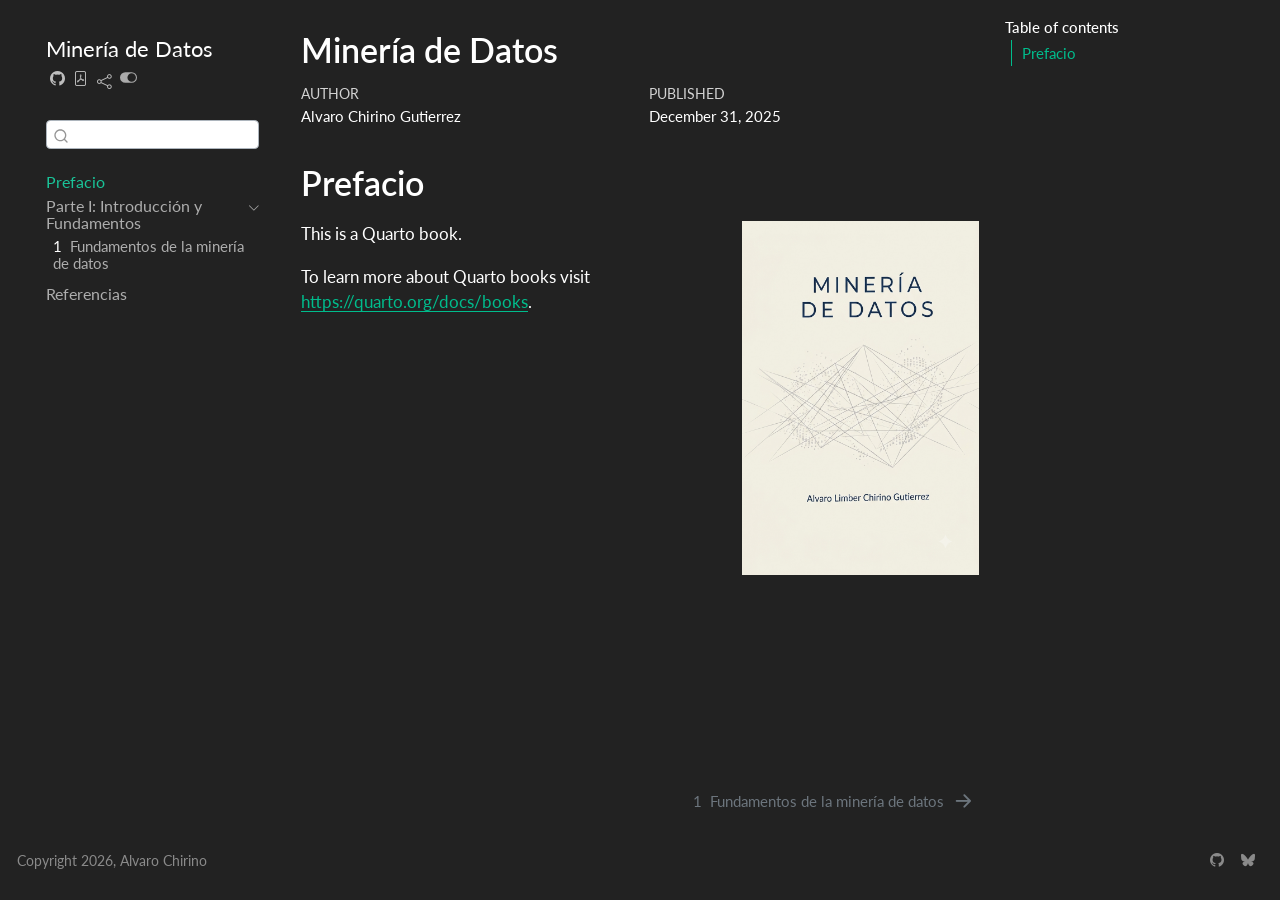
<file: index.html>
<!DOCTYPE html>
<html xmlns="http://www.w3.org/1999/xhtml" lang="en" xml:lang="en"><head>

<meta charset="utf-8">
<meta name="generator" content="quarto-1.9.38">

<meta name="viewport" content="width=device-width, initial-scale=1.0, user-scalable=yes">

<meta name="author" content="Alvaro Chirino Gutierrez">
<meta name="dcterms.date" content="2025-12-31">

<title>Minería de Datos</title>
<style>
/* Default styles provided by pandoc.
** See https://pandoc.org/MANUAL.html#variables-for-html for config info.
*/
code{white-space: pre-wrap;}
span.smallcaps{font-variant: small-caps;}
div.columns{display: flex; gap: min(4vw, 1.5em);}
div.column{flex: auto; overflow-x: auto;}
div.hanging-indent{margin-left: 1.5em; text-indent: -1.5em;}
ul.task-list{list-style: none;}
ul.task-list li input[type="checkbox"] {
  width: 0.8em;
  margin: 0 0.8em 0.2em -1em; /* quarto-specific, see https://github.com/quarto-dev/quarto-cli/issues/4556 */ 
  vertical-align: middle;
}
</style>


<script src="site_libs/quarto-nav/quarto-nav.js"></script>
<script src="site_libs/quarto-nav/headroom.min.js"></script>
<script src="site_libs/clipboard/clipboard.min.js"></script>
<script src="site_libs/quarto-search/autocomplete.umd.js"></script>
<script src="site_libs/quarto-search/fuse.min.js"></script>
<script src="site_libs/quarto-search/quarto-search.js"></script>
<meta name="quarto:offset" content="./">
<link href="./fundamentos.html" rel="next">
<script src="site_libs/quarto-html/quarto.js" type="module"></script>
<script src="site_libs/quarto-html/tabsets/tabsets.js" type="module"></script>
<script src="site_libs/quarto-html/popper.min.js"></script>
<script src="site_libs/quarto-html/tippy.umd.min.js"></script>
<script src="site_libs/quarto-html/anchor.min.js"></script>
<link href="site_libs/quarto-html/tippy.css" rel="stylesheet">
<link href="site_libs/quarto-html/quarto-syntax-highlighting-15634bcf2e68342d4ad2dfa704d543f6.css" rel="stylesheet" class="quarto-color-scheme" id="quarto-text-highlighting-styles">
<link href="site_libs/quarto-html/quarto-syntax-highlighting-dark-0a6b7249c26820e032cb0bd839ff02b1.css" rel="stylesheet" class="quarto-color-scheme quarto-color-alternate" id="quarto-text-highlighting-styles">
<script src="site_libs/bootstrap/bootstrap.min.js"></script>
<link href="site_libs/bootstrap/bootstrap-icons.css" rel="stylesheet">
<link href="site_libs/bootstrap/bootstrap-43634426a2b20f70ebab780d1f5449e6.min.css" rel="stylesheet" append-hash="true" class="quarto-color-scheme" id="quarto-bootstrap" data-mode="light">
<link href="site_libs/bootstrap/bootstrap-dark-7ad11678a5bbd983cb93c979fd3d6443.min.css" rel="stylesheet" append-hash="true" class="quarto-color-scheme quarto-color-alternate" id="quarto-bootstrap" data-mode="dark">
<script id="quarto-search-options" type="application/json">{
  "location": "sidebar",
  "copy-button": false,
  "collapse-after": 3,
  "panel-placement": "start",
  "type": "textbox",
  "limit": 50,
  "keyboard-shortcut": [
    "f",
    "/",
    "s"
  ],
  "show-item-context": false,
  "language": {
    "search-no-results-text": "No results",
    "search-matching-documents-text": "matching documents",
    "search-copy-link-title": "Copy link to search",
    "search-hide-matches-text": "Hide additional matches",
    "search-more-match-text": "more match in this document",
    "search-more-matches-text": "more matches in this document",
    "search-clear-button-title": "Clear",
    "search-text-placeholder": "",
    "search-detached-cancel-button-title": "Cancel",
    "search-submit-button-title": "Submit",
    "search-label": "Search"
  }
}</script>


<meta name="twitter:title" content="Minería de Datos">
<meta name="twitter:description" content="">
<meta name="twitter:image" content="https://example.com/cover.png">
<meta name="twitter:image-height" content="1264">
<meta name="twitter:image-width" content="848">
<meta name="twitter:card" content="summary_large_image">
</head>

<body class="nav-sidebar floating quarto-dark"><script id="quarto-html-before-body" type="application/javascript">
    const toggleBodyColorMode = (bsSheetEl) => {
      const mode = bsSheetEl.getAttribute("data-mode");
      const bodyEl = window.document.querySelector("body");
      if (mode === "dark") {
        bodyEl.classList.add("quarto-dark");
        bodyEl.classList.remove("quarto-light");
      } else {
        bodyEl.classList.add("quarto-light");
        bodyEl.classList.remove("quarto-dark");
      }
    }
    const toggleBodyColorPrimary = () => {
      const bsSheetEl = window.document.querySelector("link#quarto-bootstrap:not([rel=disabled-stylesheet])");
      if (bsSheetEl) {
        toggleBodyColorMode(bsSheetEl);
      }
    }
    const setColorSchemeToggle = (alternate) => {
      const toggles = window.document.querySelectorAll('.quarto-color-scheme-toggle');
      for (let i=0; i < toggles.length; i++) {
        const toggle = toggles[i];
        if (toggle) {
          if (alternate) {
            toggle.classList.add("alternate");
          } else {
            toggle.classList.remove("alternate");
          }
        }
      }
    };
    const toggleColorMode = (alternate) => {
      // Switch the stylesheets
      const primaryStylesheets = window.document.querySelectorAll('link.quarto-color-scheme:not(.quarto-color-alternate)');
      const alternateStylesheets = window.document.querySelectorAll('link.quarto-color-scheme.quarto-color-alternate');
      manageTransitions('#quarto-margin-sidebar .nav-link', false);
      if (alternate) {
        // note: dark is layered on light, we don't disable primary!
        enableStylesheet(alternateStylesheets);
        for (const sheetNode of alternateStylesheets) {
          if (sheetNode.id === "quarto-bootstrap") {
            toggleBodyColorMode(sheetNode);
          }
        }
      } else {
        disableStylesheet(alternateStylesheets);
        enableStylesheet(primaryStylesheets)
        toggleBodyColorPrimary();
      }
      manageTransitions('#quarto-margin-sidebar .nav-link', true);
      // Switch the toggles
      setColorSchemeToggle(alternate)
      // Hack to workaround the fact that safari doesn't
      // properly recolor the scrollbar when toggling (#1455)
      if (navigator.userAgent.indexOf('Safari') > 0 && navigator.userAgent.indexOf('Chrome') == -1) {
        manageTransitions("body", false);
        window.scrollTo(0, 1);
        setTimeout(() => {
          window.scrollTo(0, 0);
          manageTransitions("body", true);
        }, 40);
      }
    }
    const disableStylesheet = (stylesheets) => {
      for (let i=0; i < stylesheets.length; i++) {
        const stylesheet = stylesheets[i];
        stylesheet.rel = 'disabled-stylesheet';
      }
    }
    const enableStylesheet = (stylesheets) => {
      for (let i=0; i < stylesheets.length; i++) {
        const stylesheet = stylesheets[i];
        if(stylesheet.rel !== 'stylesheet') { // for Chrome, which will still FOUC without this check
          stylesheet.rel = 'stylesheet';
        }
      }
    }
    const manageTransitions = (selector, allowTransitions) => {
      const els = window.document.querySelectorAll(selector);
      for (let i=0; i < els.length; i++) {
        const el = els[i];
        if (allowTransitions) {
          el.classList.remove('notransition');
        } else {
          el.classList.add('notransition');
        }
      }
    }
    const isFileUrl = () => {
      return window.location.protocol === 'file:';
    }
    const hasAlternateSentinel = () => {
      let styleSentinel = getColorSchemeSentinel();
      if (styleSentinel !== null) {
        return styleSentinel === "alternate";
      } else {
        return false;
      }
    }
    const setStyleSentinel = (alternate) => {
      const value = alternate ? "alternate" : "default";
      if (!isFileUrl()) {
        window.localStorage.setItem("quarto-color-scheme", value);
      } else {
        localAlternateSentinel = value;
      }
    }
    const getColorSchemeSentinel = () => {
      if (!isFileUrl()) {
        const storageValue = window.localStorage.getItem("quarto-color-scheme");
        return storageValue != null ? storageValue : localAlternateSentinel;
      } else {
        return localAlternateSentinel;
      }
    }
    const toggleGiscusIfUsed = (isAlternate, darkModeDefault) => {
      const baseTheme = document.querySelector('#giscus-base-theme')?.value ?? 'light';
      const alternateTheme = document.querySelector('#giscus-alt-theme')?.value ?? 'dark';
      let newTheme = '';
      if(authorPrefersDark) {
        newTheme = isAlternate ? baseTheme : alternateTheme;
      } else {
        newTheme = isAlternate ? alternateTheme : baseTheme;
      }
      const changeGiscusTheme = () => {
        // From: https://github.com/giscus/giscus/issues/336
        const sendMessage = (message) => {
          const iframe = document.querySelector('iframe.giscus-frame');
          if (!iframe) return;
          iframe.contentWindow.postMessage({ giscus: message }, 'https://giscus.app');
        }
        sendMessage({
          setConfig: {
            theme: newTheme
          }
        });
      }
      const isGiscussLoaded = window.document.querySelector('iframe.giscus-frame') !== null;
      if (isGiscussLoaded) {
        changeGiscusTheme();
      }
    };
    const authorPrefersDark = true;
    const darkModeDefault = authorPrefersDark;
    let localAlternateSentinel = darkModeDefault ? 'alternate' : 'default';
    // Dark / light mode switch
    window.quartoToggleColorScheme = () => {
      // Read the current dark / light value
      let toAlternate = !hasAlternateSentinel();
      toggleColorMode(toAlternate);
      setStyleSentinel(toAlternate);
      toggleGiscusIfUsed(toAlternate, darkModeDefault);
      window.dispatchEvent(new Event('resize'));
    };
    // Switch to dark mode if need be
    if (hasAlternateSentinel()) {
      toggleColorMode(true);
    } else {
      toggleColorMode(false);
    }
  </script>

<div id="quarto-search-results"></div>
  <header id="quarto-header" class="headroom fixed-top">
  <nav class="quarto-secondary-nav">
    <div class="container-fluid d-flex">
      <button type="button" class="quarto-btn-toggle btn" data-bs-toggle="collapse" role="button" data-bs-target=".quarto-sidebar-collapse-item" aria-controls="quarto-sidebar" aria-expanded="false" aria-label="Toggle sidebar navigation" onclick="if (window.quartoToggleHeadroom) { window.quartoToggleHeadroom(); }">
        <i class="bi bi-layout-text-sidebar-reverse"></i>
      </button>
        <nav class="quarto-page-breadcrumbs" aria-label="breadcrumb"><ol class="breadcrumb"><li class="breadcrumb-item"><a href="./index.html">Prefacio</a></li></ol></nav>
        <a class="flex-grow-1" role="navigation" data-bs-toggle="collapse" data-bs-target=".quarto-sidebar-collapse-item" aria-controls="quarto-sidebar" aria-expanded="false" aria-label="Toggle sidebar navigation" onclick="if (window.quartoToggleHeadroom) { window.quartoToggleHeadroom(); }">      
        </a>
      <button type="button" class="btn quarto-search-button" aria-label="Search" onclick="window.quartoOpenSearch();">
        <i class="bi bi-search"></i>
      </button>
    </div>
  </nav>
</header>
<!-- content -->
<div id="quarto-content" class="quarto-container page-columns page-rows-contents page-layout-article">
<!-- sidebar -->
  <nav id="quarto-sidebar" class="sidebar collapse collapse-horizontal quarto-sidebar-collapse-item sidebar-navigation floating overflow-auto">
    <div class="pt-lg-2 mt-2 text-left sidebar-header">
    <div class="sidebar-title mb-0 py-0">
      <a href="./">Minería de Datos</a> 
        <div class="sidebar-tools-main tools-wide">
    <a href="https://github.com/data_mining/" title="Source Code" class="quarto-navigation-tool px-1" aria-label="Source Code"><i class="bi bi-github"></i></a>
    <a href="./Minería-de-Datos.pdf" title="Download PDF" class="quarto-navigation-tool px-1" aria-label="Download PDF"><i class="bi bi-file-pdf"></i></a>
    <div class="dropdown">
      <a href="" title="Share" id="quarto-navigation-tool-dropdown-0" class="quarto-navigation-tool dropdown-toggle px-1" data-bs-toggle="dropdown" aria-expanded="false" role="link" aria-label="Share"><i class="bi bi-share"></i></a>
      <ul class="dropdown-menu" aria-labelledby="quarto-navigation-tool-dropdown-0">
          <li>
            <a class="dropdown-item sidebar-tools-main-item" href="https://twitter.com/intent/tweet?url=|url|">
              <i class="bi bi-twitter pe-1"></i>
            Twitter
            </a>
          </li>
          <li>
            <a class="dropdown-item sidebar-tools-main-item" href="https://www.facebook.com/sharer/sharer.php?u=|url|">
              <i class="bi bi-facebook pe-1"></i>
            Facebook
            </a>
          </li>
      </ul>
    </div>
  <a href="" class="quarto-color-scheme-toggle quarto-navigation-tool  px-1" onclick="window.quartoToggleColorScheme(); return false;" title="Toggle dark mode"><i class="bi"></i></a>
</div>
    </div>
      </div>
        <div class="mt-2 flex-shrink-0 align-items-center">
        <div class="sidebar-search">
        <div id="quarto-search" class="" title="Search"></div>
        </div>
        </div>
    <div class="sidebar-menu-container"> 
    <ul class="list-unstyled mt-1">
        <li class="sidebar-item">
  <div class="sidebar-item-container"> 
  <a href="./index.html" class="sidebar-item-text sidebar-link active">
 <span class="menu-text">Prefacio</span></a>
  </div>
</li>
        <li class="sidebar-item sidebar-item-section">
      <div class="sidebar-item-container"> 
            <a class="sidebar-item-text sidebar-link text-start" data-bs-toggle="collapse" data-bs-target="#quarto-sidebar-section-1" role="navigation" aria-expanded="true">
 <span class="menu-text">Parte I: Introducción y Fundamentos</span></a>
          <a class="sidebar-item-toggle text-start" data-bs-toggle="collapse" data-bs-target="#quarto-sidebar-section-1" role="navigation" aria-expanded="true" aria-label="Toggle section">
            <i class="bi bi-chevron-right ms-2"></i>
          </a> 
      </div>
      <ul id="quarto-sidebar-section-1" class="collapse list-unstyled sidebar-section depth1 show">  
          <li class="sidebar-item">
  <div class="sidebar-item-container"> 
  <a href="./fundamentos.html" class="sidebar-item-text sidebar-link">
 <span class="menu-text"><span class="chapter-number">1</span>&nbsp; <span class="chapter-title">Fundamentos de la minería de datos</span></span></a>
  </div>
</li>
      </ul>
  </li>
        <li class="sidebar-item">
  <div class="sidebar-item-container"> 
  <a href="./references.html" class="sidebar-item-text sidebar-link">
 <span class="menu-text">Referencias</span></a>
  </div>
</li>
    </ul>
    </div>
</nav>
<div id="quarto-sidebar-glass" class="quarto-sidebar-collapse-item" data-bs-toggle="collapse" data-bs-target=".quarto-sidebar-collapse-item"></div>
<!-- margin-sidebar -->
    <div id="quarto-margin-sidebar" class="sidebar margin-sidebar">
        <nav id="TOC" role="doc-toc" class="toc-active">
    <h2 id="toc-title">Table of contents</h2>
   
  <ul>
  <li><a href="#prefacio" id="toc-prefacio" class="nav-link active" data-scroll-target="#prefacio">Prefacio</a></li>
  </ul>
</nav>
    </div>
<!-- main -->
<main class="content" id="quarto-document-content">


<header id="title-block-header" class="quarto-title-block default">
<div class="quarto-title">
<h1 class="title">Minería de Datos</h1>
</div>



<div class="quarto-title-meta">

    <div>
    <div class="quarto-title-meta-heading">Author</div>
    <div class="quarto-title-meta-contents">
             <p>Alvaro Chirino Gutierrez </p>
          </div>
  </div>
    
    <div>
    <div class="quarto-title-meta-heading">Published</div>
    <div class="quarto-title-meta-contents">
      <p class="date">December 31, 2025</p>
    </div>
  </div>
  
    
  </div>
  


</header>



<section id="prefacio" class="level1 unnumbered">
<h1 class="unnumbered">Prefacio</h1><p><img src="cover.png" title="Minería de Datos" class="quarto-cover-image nolightbox img-fluid"></p>
<p>This is a Quarto book.</p>
<p>To learn more about Quarto books visit <a href="https://quarto.org/docs/books" class="uri">https://quarto.org/docs/books</a>.</p>


</section>

</main> <!-- /main -->
<script id="quarto-html-after-body" type="application/javascript">
  window.document.addEventListener("DOMContentLoaded", function (event) {
    // Ensure there is a toggle, if there isn't float one in the top right
    if (window.document.querySelector('.quarto-color-scheme-toggle') === null) {
      const a = window.document.createElement('a');
      a.classList.add('top-right');
      a.classList.add('quarto-color-scheme-toggle');
      a.href = "";
      a.onclick = function() { try { window.quartoToggleColorScheme(); } catch {} return false; };
      const i = window.document.createElement("i");
      i.classList.add('bi');
      a.appendChild(i);
      window.document.body.appendChild(a);
    }
    setColorSchemeToggle(hasAlternateSentinel())
    const icon = "";
    const anchorJS = new window.AnchorJS();
    anchorJS.options = {
      placement: 'right',
      icon: icon
    };
    anchorJS.add('.anchored');
    const isCodeAnnotation = (el) => {
      for (const clz of el.classList) {
        if (clz.startsWith('code-annotation-')) {                     
          return true;
        }
      }
      return false;
    }
    const onCopySuccess = function(e) {
      // button target
      const button = e.trigger;
      // don't keep focus
      button.blur();
      // flash "checked"
      button.classList.add('code-copy-button-checked');
      var currentTitle = button.getAttribute("title");
      button.setAttribute("title", "Copied!");
      let tooltip;
      if (window.bootstrap) {
        button.setAttribute("data-bs-toggle", "tooltip");
        button.setAttribute("data-bs-placement", "left");
        button.setAttribute("data-bs-title", "Copied!");
        tooltip = new bootstrap.Tooltip(button, 
          { trigger: "manual", 
            customClass: "code-copy-button-tooltip",
            offset: [0, -8]});
        tooltip.show();    
      }
      setTimeout(function() {
        if (tooltip) {
          tooltip.hide();
          button.removeAttribute("data-bs-title");
          button.removeAttribute("data-bs-toggle");
          button.removeAttribute("data-bs-placement");
        }
        button.setAttribute("title", currentTitle);
        button.classList.remove('code-copy-button-checked');
      }, 1000);
      // clear code selection
      e.clearSelection();
    }
    const getTextToCopy = function(trigger) {
      const outerScaffold = trigger.parentElement.cloneNode(true);
      const codeEl = outerScaffold.querySelector('code');
      for (const childEl of codeEl.children) {
        if (isCodeAnnotation(childEl)) {
          childEl.remove();
        }
      }
      return codeEl.innerText;
    }
    const clipboard = new window.ClipboardJS('.code-copy-button:not([data-in-quarto-modal])', {
      text: getTextToCopy
    });
    clipboard.on('success', onCopySuccess);
    if (window.document.getElementById('quarto-embedded-source-code-modal')) {
      const clipboardModal = new window.ClipboardJS('.code-copy-button[data-in-quarto-modal]', {
        text: getTextToCopy,
        container: window.document.getElementById('quarto-embedded-source-code-modal')
      });
      clipboardModal.on('success', onCopySuccess);
    }
      var localhostRegex = new RegExp(/^(?:http|https):\/\/localhost\:?[0-9]*\//);
      var mailtoRegex = new RegExp(/^mailto:/);
        var filterRegex = new RegExp("https:\/\/example\.com");
      var isInternal = (href) => {
          return filterRegex.test(href) || localhostRegex.test(href) || mailtoRegex.test(href);
      }
      // Inspect non-navigation links and adorn them if external
     var links = window.document.querySelectorAll('a[href]:not(.nav-link):not(.navbar-brand):not(.toc-action):not(.sidebar-link):not(.sidebar-item-toggle):not(.pagination-link):not(.no-external):not([aria-hidden]):not(.dropdown-item):not(.quarto-navigation-tool):not(.about-link)');
      for (var i=0; i<links.length; i++) {
        const link = links[i];
        if (!isInternal(link.href)) {
          // undo the damage that might have been done by quarto-nav.js in the case of
          // links that we want to consider external
          if (link.dataset.originalHref !== undefined) {
            link.href = link.dataset.originalHref;
          }
        }
      }
    function tippyHover(el, contentFn, onTriggerFn, onUntriggerFn) {
      const config = {
        allowHTML: true,
        maxWidth: 500,
        delay: 100,
        arrow: false,
        appendTo: function(el) {
            return el.parentElement;
        },
        interactive: true,
        interactiveBorder: 10,
        theme: 'quarto',
        placement: 'bottom-start',
      };
      if (contentFn) {
        config.content = contentFn;
      }
      if (onTriggerFn) {
        config.onTrigger = onTriggerFn;
      }
      if (onUntriggerFn) {
        config.onUntrigger = onUntriggerFn;
      }
      window.tippy(el, config); 
    }
    const noterefs = window.document.querySelectorAll('a[role="doc-noteref"]');
    for (var i=0; i<noterefs.length; i++) {
      const ref = noterefs[i];
      tippyHover(ref, function() {
        // use id or data attribute instead here
        let href = ref.getAttribute('data-footnote-href') || ref.getAttribute('href');
        try { href = new URL(href).hash; } catch {}
        const id = href.replace(/^#\/?/, "");
        const note = window.document.getElementById(id);
        if (note) {
          return note.innerHTML;
        } else {
          return "";
        }
      });
    }
    const xrefs = window.document.querySelectorAll('a.quarto-xref');
    const processXRef = (id, note) => {
      // Strip column container classes
      const stripColumnClz = (el) => {
        el.classList.remove("page-full", "page-columns");
        if (el.children) {
          for (const child of el.children) {
            stripColumnClz(child);
          }
        }
      }
      stripColumnClz(note)
      if (id === null || id.startsWith('sec-')) {
        // Special case sections, only their first couple elements
        const container = document.createElement("div");
        if (note.children && note.children.length > 2) {
          container.appendChild(note.children[0].cloneNode(true));
          for (let i = 1; i < note.children.length; i++) {
            const child = note.children[i];
            if (child.tagName === "P" && child.innerText === "") {
              continue;
            } else {
              container.appendChild(child.cloneNode(true));
              break;
            }
          }
          if (window.Quarto?.typesetMath) {
            window.Quarto.typesetMath(container);
          }
          return container.innerHTML
        } else {
          if (window.Quarto?.typesetMath) {
            window.Quarto.typesetMath(note);
          }
          return note.innerHTML;
        }
      } else {
        // Remove any anchor links if they are present
        const anchorLink = note.querySelector('a.anchorjs-link');
        if (anchorLink) {
          anchorLink.remove();
        }
        if (window.Quarto?.typesetMath) {
          window.Quarto.typesetMath(note);
        }
        if (note.classList.contains("callout")) {
          return note.outerHTML;
        } else {
          return note.innerHTML;
        }
      }
    }
    for (var i=0; i<xrefs.length; i++) {
      const xref = xrefs[i];
      tippyHover(xref, undefined, function(instance) {
        instance.disable();
        let url = xref.getAttribute('href');
        let hash = undefined; 
        if (url.startsWith('#')) {
          hash = url;
        } else {
          try { hash = new URL(url).hash; } catch {}
        }
        if (hash) {
          const id = hash.replace(/^#\/?/, "");
          const note = window.document.getElementById(id);
          if (note !== null) {
            try {
              const html = processXRef(id, note.cloneNode(true));
              instance.setContent(html);
            } finally {
              instance.enable();
              instance.show();
            }
          } else {
            // See if we can fetch this
            fetch(url.split('#')[0])
            .then(res => res.text())
            .then(html => {
              const parser = new DOMParser();
              const htmlDoc = parser.parseFromString(html, "text/html");
              const note = htmlDoc.getElementById(id);
              if (note !== null) {
                const html = processXRef(id, note);
                instance.setContent(html);
              } 
            }).finally(() => {
              instance.enable();
              instance.show();
            });
          }
        } else {
          // See if we can fetch a full url (with no hash to target)
          // This is a special case and we should probably do some content thinning / targeting
          fetch(url)
          .then(res => res.text())
          .then(html => {
            const parser = new DOMParser();
            const htmlDoc = parser.parseFromString(html, "text/html");
            const note = htmlDoc.querySelector('main.content');
            if (note !== null) {
              // This should only happen for chapter cross references
              // (since there is no id in the URL)
              // remove the first header
              if (note.children.length > 0 && note.children[0].tagName === "HEADER") {
                note.children[0].remove();
              }
              const html = processXRef(null, note);
              instance.setContent(html);
            } 
          }).finally(() => {
            instance.enable();
            instance.show();
          });
        }
      }, function(instance) {
      });
    }
        let selectedAnnoteEl;
        const selectorForAnnotation = ( cell, annotation) => {
          let cellAttr = 'data-code-cell="' + cell + '"';
          let lineAttr = 'data-code-annotation="' +  annotation + '"';
          const selector = 'span[' + cellAttr + '][' + lineAttr + ']';
          return selector;
        }
        const selectCodeLines = (annoteEl) => {
          const doc = window.document;
          const targetCell = annoteEl.getAttribute("data-target-cell");
          const targetAnnotation = annoteEl.getAttribute("data-target-annotation");
          const annoteSpan = window.document.querySelector(selectorForAnnotation(targetCell, targetAnnotation));
          const lines = annoteSpan.getAttribute("data-code-lines").split(",");
          const lineIds = lines.map((line) => {
            return targetCell + "-" + line;
          })
          let top = null;
          let height = null;
          let parent = null;
          if (lineIds.length > 0) {
              //compute the position of the single el (top and bottom and make a div)
              const el = window.document.getElementById(lineIds[0]);
              top = el.offsetTop;
              height = el.offsetHeight;
              parent = el.parentElement.parentElement;
            if (lineIds.length > 1) {
              const lastEl = window.document.getElementById(lineIds[lineIds.length - 1]);
              const bottom = lastEl.offsetTop + lastEl.offsetHeight;
              height = bottom - top;
            }
            if (top !== null && height !== null && parent !== null) {
              // cook up a div (if necessary) and position it 
              let div = window.document.getElementById("code-annotation-line-highlight");
              if (div === null) {
                div = window.document.createElement("div");
                div.setAttribute("id", "code-annotation-line-highlight");
                div.style.position = 'absolute';
                parent.appendChild(div);
              }
              div.style.top = top - 2 + "px";
              div.style.height = height + 4 + "px";
              div.style.left = 0;
              let gutterDiv = window.document.getElementById("code-annotation-line-highlight-gutter");
              if (gutterDiv === null) {
                gutterDiv = window.document.createElement("div");
                gutterDiv.setAttribute("id", "code-annotation-line-highlight-gutter");
                gutterDiv.style.position = 'absolute';
                const codeCell = window.document.getElementById(targetCell);
                const gutter = codeCell.querySelector('.code-annotation-gutter');
                gutter.appendChild(gutterDiv);
              }
              gutterDiv.style.top = top - 2 + "px";
              gutterDiv.style.height = height + 4 + "px";
            }
            selectedAnnoteEl = annoteEl;
          }
        };
        const unselectCodeLines = () => {
          const elementsIds = ["code-annotation-line-highlight", "code-annotation-line-highlight-gutter"];
          elementsIds.forEach((elId) => {
            const div = window.document.getElementById(elId);
            if (div) {
              div.remove();
            }
          });
          selectedAnnoteEl = undefined;
        };
          // Handle positioning of the toggle
      window.addEventListener(
        "resize",
        throttle(() => {
          elRect = undefined;
          if (selectedAnnoteEl) {
            selectCodeLines(selectedAnnoteEl);
          }
        }, 10)
      );
      function throttle(fn, ms) {
      let throttle = false;
      let timer;
        return (...args) => {
          if(!throttle) { // first call gets through
              fn.apply(this, args);
              throttle = true;
          } else { // all the others get throttled
              if(timer) clearTimeout(timer); // cancel #2
              timer = setTimeout(() => {
                fn.apply(this, args);
                timer = throttle = false;
              }, ms);
          }
        };
      }
        // Attach click handler to the DT
        const annoteDls = window.document.querySelectorAll('dt[data-target-cell]');
        for (const annoteDlNode of annoteDls) {
          annoteDlNode.addEventListener('click', (event) => {
            const clickedEl = event.target;
            if (clickedEl !== selectedAnnoteEl) {
              unselectCodeLines();
              const activeEl = window.document.querySelector('dt[data-target-cell].code-annotation-active');
              if (activeEl) {
                activeEl.classList.remove('code-annotation-active');
              }
              selectCodeLines(clickedEl);
              clickedEl.classList.add('code-annotation-active');
            } else {
              // Unselect the line
              unselectCodeLines();
              clickedEl.classList.remove('code-annotation-active');
            }
          });
        }
    const findCites = (el) => {
      const parentEl = el.parentElement;
      if (parentEl) {
        const cites = parentEl.dataset.cites;
        if (cites) {
          return {
            el,
            cites: cites.split(' ')
          };
        } else {
          return findCites(el.parentElement)
        }
      } else {
        return undefined;
      }
    };
    var bibliorefs = window.document.querySelectorAll('a[role="doc-biblioref"]');
    for (var i=0; i<bibliorefs.length; i++) {
      const ref = bibliorefs[i];
      const citeInfo = findCites(ref);
      if (citeInfo) {
        tippyHover(citeInfo.el, function() {
          var popup = window.document.createElement('div');
          citeInfo.cites.forEach(function(cite) {
            var citeDiv = window.document.createElement('div');
            citeDiv.classList.add('hanging-indent');
            citeDiv.classList.add('csl-entry');
            var biblioDiv = window.document.getElementById('ref-' + cite);
            if (biblioDiv) {
              citeDiv.innerHTML = biblioDiv.innerHTML;
            }
            popup.appendChild(citeDiv);
          });
          return popup.innerHTML;
        });
      }
    }
  });
  </script>
<nav class="page-navigation">
  <div class="nav-page nav-page-previous">
  </div>
  <div class="nav-page nav-page-next">
      <a href="./fundamentos.html" class="pagination-link" aria-label="Fundamentos de la minería de datos">
        <span class="nav-page-text"><span class="chapter-number">1</span>&nbsp; <span class="chapter-title">Fundamentos de la minería de datos</span></span> <i class="bi bi-arrow-right-short"></i>
      </a>
  </div>
</nav>
</div> <!-- /content -->
<footer class="footer">
  <div class="nav-footer">
    <div class="nav-footer-left">
<p>Copyright 2026, Alvaro Chirino</p>
</div>   
    <div class="nav-footer-center">
      &nbsp;
    </div>
    <div class="nav-footer-right">
      <ul class="footer-items list-unstyled">
    <li class="nav-item compact">
    <a class="nav-link" href="https://github.com/">
      <i class="bi bi-github" role="img">
</i> 
    </a>
  </li>  
    <li class="nav-item compact">
    <a class="nav-link" href="https://bsky.app/">
      <i class="bi bi-bluesky" role="img">
</i> 
    </a>
  </li>  
</ul>
    </div>
  </div>
</footer>




</body></html>
</file>
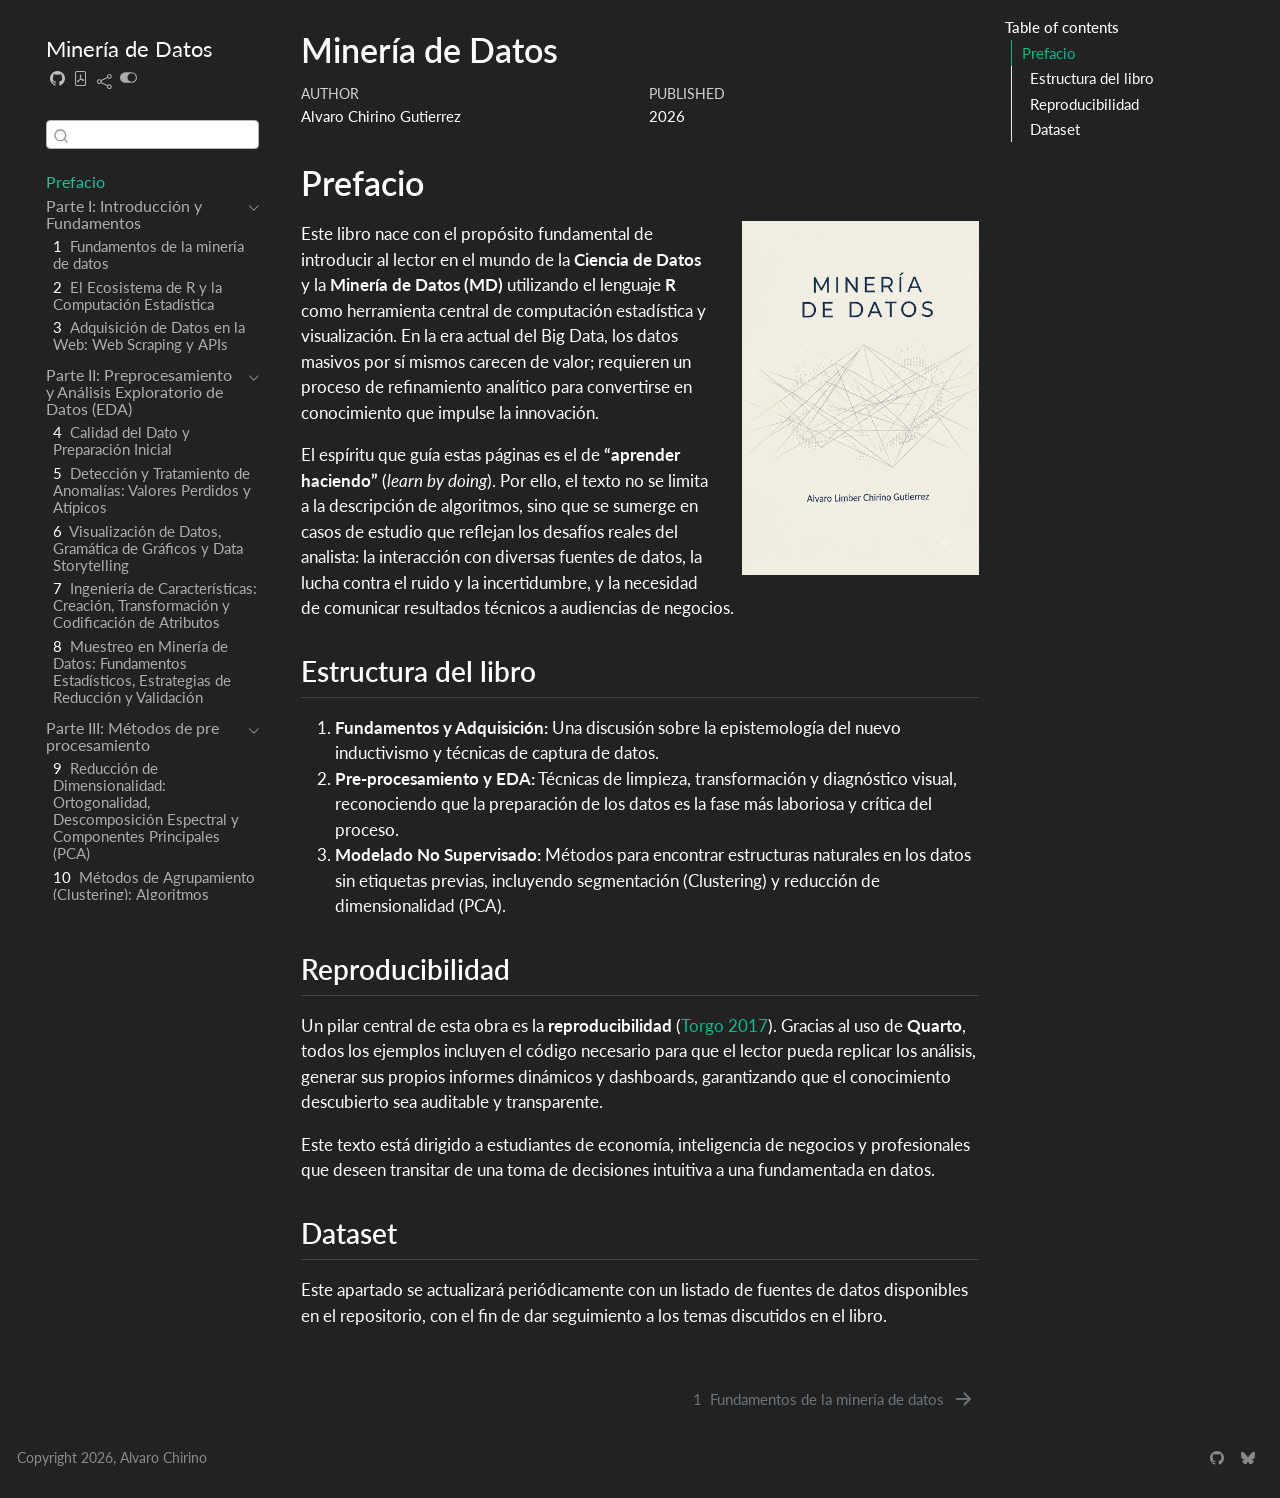
<file: _book/index.html>
<!DOCTYPE html>
<html xmlns="http://www.w3.org/1999/xhtml" lang="en" xml:lang="en"><head>

<meta charset="utf-8">
<meta name="generator" content="quarto-1.10.19">

<meta name="viewport" content="width=device-width, initial-scale=1.0, user-scalable=yes">

<meta name="author" content="Alvaro Chirino Gutierrez">
<meta name="dcterms.date" content="2026-01-01">

<title>Minería de Datos</title>
<style>
/* Default styles provided by pandoc.
** See https://pandoc.org/MANUAL.html#variables-for-html for config info.
*/
span.smallcaps{font-variant: small-caps;}
div.columns{display: flex; gap: 1.5em;}
div.column{flex: auto;}
@media screen {
div.columns{gap: min(4vw, 1.5em);}
div.column{overflow-x: auto;}
}
div.hanging-indent{margin-left: 1.5em; text-indent: -1.5em;}
ul.task-list{list-style: none;}
ul.task-list li input[type="checkbox"] {
  width: 0.8em;
  margin: 0 0.8em 0.2em -1em; /* quarto-specific, see https://github.com/quarto-dev/quarto-cli/issues/4556 */ 
  vertical-align: middle;
}
/* CSS for citations */
div.csl-bib-body { }
div.csl-entry {
  clear: both;
}
.hanging-indent div.csl-entry {
  margin-left:2em;
  text-indent:-2em;
}
div.csl-left-margin {
  min-width:2em;
  float:left;
}
div.csl-right-inline {
  margin-left:2em;
  padding-left:1em;
}
div.csl-indent {
  margin-left: 2em;
}</style>


<script src="site_libs/quarto-nav/quarto-nav.js"></script>
<script src="site_libs/quarto-nav/headroom.min.js"></script>
<script src="site_libs/clipboard/clipboard.min.js"></script>
<script src="site_libs/quarto-search/autocomplete.umd.js"></script>
<script src="site_libs/quarto-search/fuse.min.js"></script>
<script src="site_libs/quarto-search/quarto-search.js"></script>
<meta name="quarto:offset" content="./">
<link href="./fundamentos.html" rel="next">
<script src="site_libs/quarto-html/quarto.js" type="module"></script>
<script src="site_libs/quarto-html/tabsets/tabsets.js" type="module"></script>
<script src="site_libs/quarto-html/popper.min.js"></script>
<script src="site_libs/quarto-html/tippy.umd.min.js"></script>
<script src="site_libs/quarto-html/anchor.min.js"></script>
<link href="site_libs/quarto-html/tippy.css" rel="stylesheet">
<link href="site_libs/quarto-html/quarto-syntax-highlighting-bf27225e3a48a9273f3daa8f8e829971.css" rel="stylesheet" class="quarto-color-scheme" id="quarto-text-highlighting-styles">
<link href="site_libs/quarto-html/quarto-syntax-highlighting-dark-b626d73c4c936ccc3cb08be7d45d1df6.css" rel="stylesheet" class="quarto-color-scheme quarto-color-alternate" id="quarto-text-highlighting-styles">
<script src="site_libs/bootstrap/bootstrap.min.js"></script>
<link href="site_libs/bootstrap/bootstrap-icons.css" rel="stylesheet">
<link href="site_libs/bootstrap/bootstrap-be67d91eaee7ee535f133f4b8a0584b9.min.css" rel="stylesheet" append-hash="true" class="quarto-color-scheme" id="quarto-bootstrap" data-mode="light">
<link href="site_libs/bootstrap/bootstrap-dark-40d2b7ce583afdaabd40688eef35f9b9.min.css" rel="stylesheet" append-hash="true" class="quarto-color-scheme quarto-color-alternate" id="quarto-bootstrap" data-mode="dark">
<script id="quarto-search-options" type="application/json">{
  "location": "sidebar",
  "copy-button": false,
  "collapse-after": 3,
  "panel-placement": "start",
  "type": "textbox",
  "limit": 50,
  "keyboard-shortcut": [
    "f",
    "/",
    "s"
  ],
  "show-item-context": false,
  "language": {
    "search-no-results-text": "No results",
    "search-matching-documents-text": "matching documents",
    "search-copy-link-title": "Copy link to search",
    "search-hide-matches-text": "Hide additional matches",
    "search-more-match-text": "more match in this document",
    "search-more-matches-text": "more matches in this document",
    "search-clear-button-title": "Clear",
    "search-text-placeholder": "",
    "search-detached-cancel-button-title": "Cancel",
    "search-submit-button-title": "Submit",
    "search-label": "Search"
  }
}</script>


<meta name="twitter:title" content="Minería de Datos">
<meta name="twitter:description" content="">
<meta name="twitter:image" content="https://alvarolimber.github.io/data_mining/_book/cover.png">
<meta name="twitter:image-height" content="1264">
<meta name="twitter:image-width" content="848">
<meta name="twitter:card" content="summary_large_image">
</head>

<body class="nav-sidebar floating quarto-dark"><script id="quarto-html-before-body" type="application/javascript">
    const toggleBodyColorMode = (bsSheetEl) => {
      const mode = bsSheetEl.getAttribute("data-mode");
      const bodyEl = window.document.querySelector("body");
      if (mode === "dark") {
        bodyEl.classList.add("quarto-dark");
        bodyEl.classList.remove("quarto-light");
      } else {
        bodyEl.classList.add("quarto-light");
        bodyEl.classList.remove("quarto-dark");
      }
    }
    const toggleBodyColorPrimary = () => {
      const bsSheetEl = window.document.querySelector("link#quarto-bootstrap:not([rel=disabled-stylesheet])");
      if (bsSheetEl) {
        toggleBodyColorMode(bsSheetEl);
      }
    }
    const setColorSchemeToggle = (alternate) => {
      const toggles = window.document.querySelectorAll('.quarto-color-scheme-toggle');
      for (let i=0; i < toggles.length; i++) {
        const toggle = toggles[i];
        if (toggle) {
          if (alternate) {
            toggle.classList.add("alternate");
          } else {
            toggle.classList.remove("alternate");
          }
        }
      }
    };
    const toggleColorMode = (alternate) => {
      // Switch the stylesheets
      const primaryStylesheets = window.document.querySelectorAll('link.quarto-color-scheme:not(.quarto-color-alternate)');
      const alternateStylesheets = window.document.querySelectorAll('link.quarto-color-scheme.quarto-color-alternate');
      manageTransitions('#quarto-margin-sidebar .nav-link', false);
      if (alternate) {
        // note: dark is layered on light, we don't disable primary!
        enableStylesheet(alternateStylesheets);
        for (const sheetNode of alternateStylesheets) {
          if (sheetNode.id === "quarto-bootstrap") {
            toggleBodyColorMode(sheetNode);
          }
        }
      } else {
        disableStylesheet(alternateStylesheets);
        enableStylesheet(primaryStylesheets)
        toggleBodyColorPrimary();
      }
      manageTransitions('#quarto-margin-sidebar .nav-link', true);
      // Switch the toggles
      setColorSchemeToggle(alternate)
      // Hack to workaround the fact that safari doesn't
      // properly recolor the scrollbar when toggling (#1455)
      if (navigator.userAgent.indexOf('Safari') > 0 && navigator.userAgent.indexOf('Chrome') == -1) {
        manageTransitions("body", false);
        window.scrollTo(0, 1);
        setTimeout(() => {
          window.scrollTo(0, 0);
          manageTransitions("body", true);
        }, 40);
      }
    }
    const disableStylesheet = (stylesheets) => {
      for (let i=0; i < stylesheets.length; i++) {
        const stylesheet = stylesheets[i];
        stylesheet.rel = 'disabled-stylesheet';
      }
    }
    const enableStylesheet = (stylesheets) => {
      for (let i=0; i < stylesheets.length; i++) {
        const stylesheet = stylesheets[i];
        if(stylesheet.rel !== 'stylesheet') { // for Chrome, which will still FOUC without this check
          stylesheet.rel = 'stylesheet';
        }
      }
    }
    const manageTransitions = (selector, allowTransitions) => {
      const els = window.document.querySelectorAll(selector);
      for (let i=0; i < els.length; i++) {
        const el = els[i];
        if (allowTransitions) {
          el.classList.remove('notransition');
        } else {
          el.classList.add('notransition');
        }
      }
    }
    const isFileUrl = () => {
      return window.location.protocol === 'file:';
    }
    const hasAlternateSentinel = () => {
      let styleSentinel = getColorSchemeSentinel();
      if (styleSentinel !== null) {
        return styleSentinel === "alternate";
      } else {
        return false;
      }
    }
    const setStyleSentinel = (alternate) => {
      const value = alternate ? "alternate" : "default";
      if (!isFileUrl()) {
        window.localStorage.setItem("quarto-color-scheme", value);
      } else {
        localAlternateSentinel = value;
      }
    }
    const getColorSchemeSentinel = () => {
      if (!isFileUrl()) {
        const storageValue = window.localStorage.getItem("quarto-color-scheme");
        return storageValue != null ? storageValue : localAlternateSentinel;
      } else {
        return localAlternateSentinel;
      }
    }
    const toggleGiscusIfUsed = (isAlternate, darkModeDefault) => {
      const baseTheme = document.querySelector('#giscus-base-theme')?.value ?? 'light';
      const alternateTheme = document.querySelector('#giscus-alt-theme')?.value ?? 'dark';
      let newTheme = '';
      if(authorPrefersDark) {
        newTheme = isAlternate ? baseTheme : alternateTheme;
      } else {
        newTheme = isAlternate ? alternateTheme : baseTheme;
      }
      const changeGiscusTheme = () => {
        // From: https://github.com/giscus/giscus/issues/336
        const sendMessage = (message) => {
          const iframe = document.querySelector('iframe.giscus-frame');
          if (!iframe) return;
          iframe.contentWindow.postMessage({ giscus: message }, 'https://giscus.app');
        }
        sendMessage({
          setConfig: {
            theme: newTheme
          }
        });
      }
      const isGiscussLoaded = window.document.querySelector('iframe.giscus-frame') !== null;
      if (isGiscussLoaded) {
        changeGiscusTheme();
      }
    };
    const authorPrefersDark = true;
    const darkModeDefault = authorPrefersDark;
    let localAlternateSentinel = darkModeDefault ? 'alternate' : 'default';
    // Dark / light mode switch
    window.quartoToggleColorScheme = () => {
      // Read the current dark / light value
      let toAlternate = !hasAlternateSentinel();
      toggleColorMode(toAlternate);
      setStyleSentinel(toAlternate);
      toggleGiscusIfUsed(toAlternate, darkModeDefault);
      window.dispatchEvent(new Event('resize'));
    };
    // Switch to dark mode if need be
    if (hasAlternateSentinel()) {
      toggleColorMode(true);
    } else {
      toggleColorMode(false);
    }
  </script>

<div id="quarto-search-results"></div>
  <header id="quarto-header" class="headroom fixed-top">
  <nav class="quarto-secondary-nav">
    <div class="container-fluid d-flex">
      <button type="button" class="quarto-btn-toggle btn" data-bs-toggle="collapse" role="button" data-bs-target=".quarto-sidebar-collapse-item" aria-controls="quarto-sidebar" aria-expanded="false" aria-label="Toggle sidebar navigation" onclick="if (window.quartoToggleHeadroom) { window.quartoToggleHeadroom(); }">
        <i class="bi bi-layout-text-sidebar-reverse"></i>
      </button>
        <nav class="quarto-page-breadcrumbs" aria-label="breadcrumb"><ol class="breadcrumb"><li class="breadcrumb-item"><a href="./index.html">Prefacio</a></li></ol></nav>
        <a class="flex-grow-1" role="navigation" data-bs-toggle="collapse" data-bs-target=".quarto-sidebar-collapse-item" aria-controls="quarto-sidebar" aria-expanded="false" aria-label="Toggle sidebar navigation" onclick="if (window.quartoToggleHeadroom) { window.quartoToggleHeadroom(); }">      
        </a>
      <button type="button" class="btn quarto-search-button" aria-label="Search" onclick="window.quartoOpenSearch();">
        <i class="bi bi-search"></i>
      </button>
    </div>
  </nav>
</header>
<!-- content -->
<div id="quarto-content" class="quarto-container page-columns page-rows-contents page-layout-article">
<!-- sidebar -->
  <nav id="quarto-sidebar" class="sidebar collapse collapse-horizontal quarto-sidebar-collapse-item sidebar-navigation floating overflow-auto">
    <div class="pt-lg-2 mt-2 text-left sidebar-header">
    <div class="sidebar-title mb-0 py-0">
      <a href="./">Minería de Datos</a> 
        <div class="sidebar-tools-main tools-wide">
    <a href="https://github.com/data_mining/" title="Source Code" class="quarto-navigation-tool px-1" aria-label="Source Code"><i class="bi bi-github"></i></a>
    <a href="./Minería-de-Datos.pdf" title="Download PDF" class="quarto-navigation-tool px-1" aria-label="Download PDF"><i class="bi bi-file-pdf"></i></a>
    <div class="dropdown">
      <a href="" title="Share" id="quarto-navigation-tool-dropdown-0" class="quarto-navigation-tool dropdown-toggle px-1" data-bs-toggle="dropdown" aria-expanded="false" role="link" aria-label="Share"><i class="bi bi-share"></i></a>
      <ul class="dropdown-menu" aria-labelledby="quarto-navigation-tool-dropdown-0">
          <li>
            <a class="dropdown-item sidebar-tools-main-item" href="https://twitter.com/intent/tweet?url=|url|">
              <i class="bi bi-twitter pe-1"></i>
            Twitter
            </a>
          </li>
          <li>
            <a class="dropdown-item sidebar-tools-main-item" href="https://www.facebook.com/sharer/sharer.php?u=|url|">
              <i class="bi bi-facebook pe-1"></i>
            Facebook
            </a>
          </li>
      </ul>
    </div>
  <a href="" class="quarto-color-scheme-toggle quarto-navigation-tool  px-1" onclick="window.quartoToggleColorScheme(); return false;" title="Toggle dark mode"><i class="bi"></i></a>
</div>
    </div>
      </div>
        <div class="mt-2 flex-shrink-0 align-items-center">
        <div class="sidebar-search">
        <div id="quarto-search" class="" title="Search"></div>
        </div>
        </div>
    <div class="sidebar-menu-container"> 
    <ul class="list-unstyled mt-1">
        <li class="sidebar-item">
  <div class="sidebar-item-container"> 
  <a href="./index.html" class="sidebar-item-text sidebar-link active">
 <span class="menu-text">Prefacio</span></a>
  </div>
</li>
        <li class="sidebar-item sidebar-item-section">
      <div class="sidebar-item-container"> 
            <a class="sidebar-item-text sidebar-link text-start" data-bs-toggle="collapse" data-bs-target="#quarto-sidebar-section-1" role="navigation" aria-expanded="true">
 <span class="menu-text">Parte I: Introducción y Fundamentos</span></a>
          <a class="sidebar-item-toggle text-start" data-bs-toggle="collapse" data-bs-target="#quarto-sidebar-section-1" role="navigation" aria-expanded="true" aria-label="Toggle section">
            <i class="bi bi-chevron-right ms-2"></i>
          </a> 
      </div>
      <ul id="quarto-sidebar-section-1" class="collapse list-unstyled sidebar-section depth1 show">  
          <li class="sidebar-item">
  <div class="sidebar-item-container"> 
  <a href="./fundamentos.html" class="sidebar-item-text sidebar-link">
 <span class="menu-text"><span class="chapter-number">1</span>&nbsp; <span class="chapter-title">Fundamentos de la minería de datos</span></span></a>
  </div>
</li>
          <li class="sidebar-item">
  <div class="sidebar-item-container"> 
  <a href="./r.html" class="sidebar-item-text sidebar-link">
 <span class="menu-text"><span class="chapter-number">2</span>&nbsp; <span class="chapter-title">El Ecosistema de R y la Computación Estadística</span></span></a>
  </div>
</li>
          <li class="sidebar-item">
  <div class="sidebar-item-container"> 
  <a href="./scrap.html" class="sidebar-item-text sidebar-link">
 <span class="menu-text"><span class="chapter-number">3</span>&nbsp; <span class="chapter-title">Adquisición de Datos en la Web: Web Scraping y APIs</span></span></a>
  </div>
</li>
      </ul>
  </li>
        <li class="sidebar-item sidebar-item-section">
      <div class="sidebar-item-container"> 
            <a class="sidebar-item-text sidebar-link text-start" data-bs-toggle="collapse" data-bs-target="#quarto-sidebar-section-2" role="navigation" aria-expanded="true">
 <span class="menu-text">Parte II: Preprocesamiento y Análisis Exploratorio de Datos (EDA)</span></a>
          <a class="sidebar-item-toggle text-start" data-bs-toggle="collapse" data-bs-target="#quarto-sidebar-section-2" role="navigation" aria-expanded="true" aria-label="Toggle section">
            <i class="bi bi-chevron-right ms-2"></i>
          </a> 
      </div>
      <ul id="quarto-sidebar-section-2" class="collapse list-unstyled sidebar-section depth1 show">  
          <li class="sidebar-item">
  <div class="sidebar-item-container"> 
  <a href="./calidad.html" class="sidebar-item-text sidebar-link">
 <span class="menu-text"><span class="chapter-number">4</span>&nbsp; <span class="chapter-title">Calidad del Dato y Preparación Inicial</span></span></a>
  </div>
</li>
          <li class="sidebar-item">
  <div class="sidebar-item-container"> 
  <a href="./anomalias.html" class="sidebar-item-text sidebar-link">
 <span class="menu-text"><span class="chapter-number">5</span>&nbsp; <span class="chapter-title">Detección y Tratamiento de Anomalías: Valores Perdidos y Atípicos</span></span></a>
  </div>
</li>
          <li class="sidebar-item">
  <div class="sidebar-item-container"> 
  <a href="./visualizacion.html" class="sidebar-item-text sidebar-link">
 <span class="menu-text"><span class="chapter-number">6</span>&nbsp; <span class="chapter-title">Visualización de Datos, Gramática de Gráficos y Data Storytelling</span></span></a>
  </div>
</li>
          <li class="sidebar-item">
  <div class="sidebar-item-container"> 
  <a href="./ingenieria_caracteristicas.html" class="sidebar-item-text sidebar-link">
 <span class="menu-text"><span class="chapter-number">7</span>&nbsp; <span class="chapter-title">Ingeniería de Características: Creación, Transformación y Codificación de Atributos</span></span></a>
  </div>
</li>
          <li class="sidebar-item">
  <div class="sidebar-item-container"> 
  <a href="./muestreo.html" class="sidebar-item-text sidebar-link">
 <span class="menu-text"><span class="chapter-number">8</span>&nbsp; <span class="chapter-title">Muestreo en Minería de Datos: Fundamentos Estadísticos, Estrategias de Reducción y Validación</span></span></a>
  </div>
</li>
      </ul>
  </li>
        <li class="sidebar-item sidebar-item-section">
      <div class="sidebar-item-container"> 
            <a class="sidebar-item-text sidebar-link text-start" data-bs-toggle="collapse" data-bs-target="#quarto-sidebar-section-3" role="navigation" aria-expanded="true">
 <span class="menu-text">Parte III: Métodos de pre procesamiento</span></a>
          <a class="sidebar-item-toggle text-start" data-bs-toggle="collapse" data-bs-target="#quarto-sidebar-section-3" role="navigation" aria-expanded="true" aria-label="Toggle section">
            <i class="bi bi-chevron-right ms-2"></i>
          </a> 
      </div>
      <ul id="quarto-sidebar-section-3" class="collapse list-unstyled sidebar-section depth1 show">  
          <li class="sidebar-item">
  <div class="sidebar-item-container"> 
  <a href="./pca_reduccion.html" class="sidebar-item-text sidebar-link">
 <span class="menu-text"><span class="chapter-number">9</span>&nbsp; <span class="chapter-title">Reducción de Dimensionalidad: Ortogonalidad, Descomposición Espectral y Componentes Principales (PCA)</span></span></a>
  </div>
</li>
          <li class="sidebar-item">
  <div class="sidebar-item-container"> 
  <a href="./agrupamiento_clustering.html" class="sidebar-item-text sidebar-link">
 <span class="menu-text"><span class="chapter-number">10</span>&nbsp; <span class="chapter-title">Métodos de Agrupamiento (Clustering): Algoritmos Basados en Centros y Jerárquicos</span></span></a>
  </div>
</li>
      </ul>
  </li>
        <li class="sidebar-item">
  <div class="sidebar-item-container"> 
  <a href="./references.html" class="sidebar-item-text sidebar-link">
 <span class="menu-text">Referencias</span></a>
  </div>
</li>
    </ul>
    </div>
</nav>
<div id="quarto-sidebar-glass" class="quarto-sidebar-collapse-item" data-bs-toggle="collapse" data-bs-target=".quarto-sidebar-collapse-item"></div>
<!-- margin-sidebar -->
    <div id="quarto-margin-sidebar" class="sidebar margin-sidebar">
        <nav id="TOC" role="doc-toc" class="toc-active">
    <h2 id="toc-title">Table of contents</h2>
   
  <ul>
  <li><a href="#prefacio" id="toc-prefacio" class="nav-link active" data-scroll-target="#prefacio">Prefacio</a>
  <ul class="collapse">
  <li><a href="#estructura-del-libro" id="toc-estructura-del-libro" class="nav-link" data-scroll-target="#estructura-del-libro">Estructura del libro</a></li>
  <li><a href="#reproducibilidad" id="toc-reproducibilidad" class="nav-link" data-scroll-target="#reproducibilidad">Reproducibilidad</a></li>
  <li><a href="#dataset" id="toc-dataset" class="nav-link" data-scroll-target="#dataset">Dataset</a></li>
  </ul></li>
  </ul>
</nav>
    </div>
<!-- main -->
<main class="content" id="quarto-document-content">


<header id="title-block-header" class="quarto-title-block default">
<div class="quarto-title">
<h1 class="title">Minería de Datos</h1>
</div>



<div class="quarto-title-meta">

    <div>
    <div class="quarto-title-meta-heading">Author</div>
    <div class="quarto-title-meta-contents">
             <p>Alvaro Chirino Gutierrez </p>
          </div>
  </div>
    
    <div>
    <div class="quarto-title-meta-heading">Published</div>
    <div class="quarto-title-meta-contents">
      <p class="date">2026</p>
    </div>
  </div>
  
    
  </div>
  


</header>



<section id="prefacio" class="level1 unnumbered">
<h1 class="unnumbered">Prefacio</h1><p><img src="cover.png" title="Minería de Datos" class="quarto-cover-image nolightbox img-fluid"></p>
<p>Este libro nace con el propósito fundamental de introducir al lector en el mundo de la <strong>Ciencia de Datos</strong> y la <strong>Minería de Datos (MD)</strong> utilizando el lenguaje <strong>R</strong> como herramienta central de computación estadística y visualización. En la era actual del Big Data, los datos masivos por sí mismos carecen de valor; requieren un proceso de refinamiento analítico para convertirse en conocimiento que impulse la innovación.</p>
<p>El espíritu que guía estas páginas es el de <strong>“aprender haciendo”</strong> (<em>learn by doing</em>). Por ello, el texto no se limita a la descripción de algoritmos, sino que se sumerge en casos de estudio que reflejan los desafíos reales del analista: la interacción con diversas fuentes de datos, la lucha contra el ruido y la incertidumbre, y la necesidad de comunicar resultados técnicos a audiencias de negocios.</p>
<section id="estructura-del-libro" class="level2">
<h2 class="anchored" data-anchor-id="estructura-del-libro">Estructura del libro</h2>
<ol type="1">
<li><strong>Fundamentos y Adquisición:</strong> Una discusión sobre la epistemología del nuevo inductivismo y técnicas de captura de datos.</li>
<li><strong>Pre-procesamiento y EDA:</strong> Técnicas de limpieza, transformación y diagnóstico visual, reconociendo que la preparación de los datos es la fase más laboriosa y crítica del proceso.</li>
<li><strong>Modelado No Supervisado:</strong> Métodos para encontrar estructuras naturales en los datos sin etiquetas previas, incluyendo segmentación (Clustering) y reducción de dimensionalidad (PCA).</li>
</ol>
</section>
<section id="reproducibilidad" class="level2">
<h2 class="anchored" data-anchor-id="reproducibilidad">Reproducibilidad</h2>
<p>Un pilar central de esta obra es la <strong>reproducibilidad</strong> <span class="citation" data-cites="torgo2017">(<a href="references.html#ref-torgo2017" role="doc-biblioref">Torgo 2017</a>)</span>. Gracias al uso de <strong>Quarto</strong>, todos los ejemplos incluyen el código necesario para que el lector pueda replicar los análisis, generar sus propios informes dinámicos y dashboards, garantizando que el conocimiento descubierto sea auditable y transparente.</p>
<p>Este texto está dirigido a estudiantes de economía, inteligencia de negocios y profesionales que deseen transitar de una toma de decisiones intuitiva a una fundamentada en datos.</p>
</section>
<section id="dataset" class="level2">
<h2 class="anchored" data-anchor-id="dataset">Dataset</h2>
<p>Este apartado se actualizará periódicamente con un listado de fuentes de datos disponibles en el repositorio, con el fin de dar seguimiento a los temas discutidos en el libro.</p>


<div id="refs" class="references csl-bib-body hanging-indent" role="list" style="display: none">
<div id="ref-torgo2017" class="csl-entry" role="listitem">
Torgo, Luís. 2017. <em>Data Mining with r: Learning with Case Studies</em>. 2nd ed. CRC Press.
</div>
</div>
</section>
</section>

</main> <!-- /main -->
<script id="quarto-html-after-body" type="application/javascript">
  window.document.addEventListener("DOMContentLoaded", function (event) {
    // Ensure there is a toggle, if there isn't float one in the top right
    if (window.document.querySelector('.quarto-color-scheme-toggle') === null) {
      const a = window.document.createElement('a');
      a.classList.add('top-right');
      a.classList.add('quarto-color-scheme-toggle');
      a.href = "";
      a.onclick = function() { try { window.quartoToggleColorScheme(); } catch {} return false; };
      const i = window.document.createElement("i");
      i.classList.add('bi');
      a.appendChild(i);
      window.document.body.appendChild(a);
    }
    setColorSchemeToggle(hasAlternateSentinel())
    const icon = "";
    const anchorJS = new window.AnchorJS();
    anchorJS.options = {
      placement: 'right',
      icon: icon
    };
    anchorJS.add('.anchored');
    const isCodeAnnotation = (el) => {
      for (const clz of el.classList) {
        if (clz.startsWith('code-annotation-')) {                     
          return true;
        }
      }
      return false;
    }
    const onCopySuccess = function(e) {
      // button target
      const button = e.trigger;
      // don't keep focus
      button.blur();
      // flash "checked"
      button.classList.add('code-copy-button-checked');
      var currentTitle = button.getAttribute("title");
      button.setAttribute("title", "Copied!");
      let tooltip;
      if (window.bootstrap) {
        button.setAttribute("data-bs-toggle", "tooltip");
        button.setAttribute("data-bs-placement", "left");
        button.setAttribute("data-bs-title", "Copied!");
        tooltip = new bootstrap.Tooltip(button, 
          { trigger: "manual", 
            customClass: "code-copy-button-tooltip",
            offset: [0, -8]});
        tooltip.show();    
      }
      setTimeout(function() {
        if (tooltip) {
          tooltip.hide();
          button.removeAttribute("data-bs-title");
          button.removeAttribute("data-bs-toggle");
          button.removeAttribute("data-bs-placement");
        }
        button.setAttribute("title", currentTitle);
        button.classList.remove('code-copy-button-checked');
      }, 1000);
      // clear code selection
      e.clearSelection();
    }
    const getTextToCopy = function(trigger) {
      const outerScaffold = trigger.parentElement.cloneNode(true);
      const codeEl = outerScaffold.querySelector('code');
      for (const childEl of codeEl.children) {
        if (isCodeAnnotation(childEl)) {
          childEl.remove();
        }
      }
      return codeEl.innerText;
    }
    const clipboard = new window.ClipboardJS('.code-copy-button:not([data-in-quarto-modal])', {
      text: getTextToCopy
    });
    clipboard.on('success', onCopySuccess);
    if (window.document.getElementById('quarto-embedded-source-code-modal')) {
      const clipboardModal = new window.ClipboardJS('.code-copy-button[data-in-quarto-modal]', {
        text: getTextToCopy,
        container: window.document.getElementById('quarto-embedded-source-code-modal')
      });
      clipboardModal.on('success', onCopySuccess);
    }
      var localhostRegex = new RegExp(/^(?:http|https):\/\/localhost\:?[0-9]*\//);
      var mailtoRegex = new RegExp(/^mailto:/);
        var filterRegex = new RegExp("https:\/\/alvarolimber\.github\.io\/data_mining\/_book");
      var isInternal = (href) => {
          return filterRegex.test(href) || localhostRegex.test(href) || mailtoRegex.test(href);
      }
      // Inspect non-navigation links and adorn them if external
     var links = window.document.querySelectorAll('a[href]:not(.nav-link):not(.navbar-brand):not(.toc-action):not(.sidebar-link):not(.sidebar-item-toggle):not(.pagination-link):not(.no-external):not([aria-hidden]):not(.dropdown-item):not(.quarto-navigation-tool):not(.about-link)');
      for (var i=0; i<links.length; i++) {
        const link = links[i];
        if (!isInternal(link.href)) {
          // undo the damage that might have been done by quarto-nav.js in the case of
          // links that we want to consider external
          if (link.dataset.originalHref !== undefined) {
            link.href = link.dataset.originalHref;
          }
        }
      }
    function tippyHover(el, contentFn, onTriggerFn, onUntriggerFn) {
      const config = {
        allowHTML: true,
        maxWidth: 500,
        delay: 100,
        arrow: false,
        appendTo: function(el) {
            return el.parentElement;
        },
        interactive: true,
        interactiveBorder: 10,
        theme: 'quarto',
        placement: 'bottom-start',
      };
      if (contentFn) {
        config.content = contentFn;
      }
      if (onTriggerFn) {
        config.onTrigger = onTriggerFn;
      }
      if (onUntriggerFn) {
        config.onUntrigger = onUntriggerFn;
      }
      window.tippy(el, config); 
    }
    const noterefs = window.document.querySelectorAll('a[role="doc-noteref"]');
    for (var i=0; i<noterefs.length; i++) {
      const ref = noterefs[i];
      tippyHover(ref, function() {
        // use id or data attribute instead here
        let href = ref.getAttribute('data-footnote-href') || ref.getAttribute('href');
        try { href = new URL(href).hash; } catch {}
        const id = href.replace(/^#\/?/, "");
        const note = window.document.getElementById(id);
        if (note) {
          return note.innerHTML;
        } else {
          return "";
        }
      });
    }
    const xrefs = window.document.querySelectorAll('a.quarto-xref');
    const processXRef = (id, note) => {
      // Strip column container classes
      const stripColumnClz = (el) => {
        el.classList.remove("page-full", "page-columns");
        if (el.children) {
          for (const child of el.children) {
            stripColumnClz(child);
          }
        }
      }
      stripColumnClz(note)
      if (id === null || id.startsWith('sec-')) {
        // Special case sections, only their first couple elements
        const container = document.createElement("div");
        if (note.children && note.children.length > 2) {
          container.appendChild(note.children[0].cloneNode(true));
          for (let i = 1; i < note.children.length; i++) {
            const child = note.children[i];
            if (child.tagName === "P" && child.innerText === "") {
              continue;
            } else {
              container.appendChild(child.cloneNode(true));
              break;
            }
          }
          if (window.Quarto?.typesetMath) {
            window.Quarto.typesetMath(container);
          }
          return container.innerHTML
        } else {
          if (window.Quarto?.typesetMath) {
            window.Quarto.typesetMath(note);
          }
          return note.innerHTML;
        }
      } else {
        // Remove any anchor links if they are present
        const anchorLink = note.querySelector('a.anchorjs-link');
        if (anchorLink) {
          anchorLink.remove();
        }
        if (window.Quarto?.typesetMath) {
          window.Quarto.typesetMath(note);
        }
        if (note.classList.contains("callout")) {
          return note.outerHTML;
        } else {
          return note.innerHTML;
        }
      }
    }
    for (var i=0; i<xrefs.length; i++) {
      const xref = xrefs[i];
      tippyHover(xref, undefined, function(instance) {
        instance.disable();
        let url = xref.getAttribute('href');
        let hash = undefined; 
        if (url.startsWith('#')) {
          hash = url;
        } else {
          try { hash = new URL(url).hash; } catch {}
        }
        if (hash) {
          const id = hash.replace(/^#\/?/, "");
          const note = window.document.getElementById(id);
          if (note !== null) {
            try {
              const html = processXRef(id, note.cloneNode(true));
              instance.setContent(html);
            } finally {
              instance.enable();
              instance.show();
            }
          } else {
            // See if we can fetch this
            fetch(url.split('#')[0])
            .then(res => res.text())
            .then(html => {
              const parser = new DOMParser();
              const htmlDoc = parser.parseFromString(html, "text/html");
              const note = htmlDoc.getElementById(id);
              if (note !== null) {
                const html = processXRef(id, note);
                instance.setContent(html);
              } 
            }).finally(() => {
              instance.enable();
              instance.show();
            });
          }
        } else {
          // See if we can fetch a full url (with no hash to target)
          // This is a special case and we should probably do some content thinning / targeting
          fetch(url)
          .then(res => res.text())
          .then(html => {
            const parser = new DOMParser();
            const htmlDoc = parser.parseFromString(html, "text/html");
            const note = htmlDoc.querySelector('main.content');
            if (note !== null) {
              // This should only happen for chapter cross references
              // (since there is no id in the URL)
              // remove the first header
              if (note.children.length > 0 && note.children[0].tagName === "HEADER") {
                note.children[0].remove();
              }
              const html = processXRef(null, note);
              instance.setContent(html);
            } 
          }).finally(() => {
            instance.enable();
            instance.show();
          });
        }
      }, function(instance) {
      });
    }
        let selectedAnnoteEl;
        const selectorForAnnotation = ( cell, annotation) => {
          let cellAttr = 'data-code-cell="' + cell + '"';
          let lineAttr = 'data-code-annotation="' +  annotation + '"';
          const selector = 'span[' + cellAttr + '][' + lineAttr + ']';
          return selector;
        }
        const selectCodeLines = (annoteEl) => {
          const doc = window.document;
          const targetCell = annoteEl.getAttribute("data-target-cell");
          const targetAnnotation = annoteEl.getAttribute("data-target-annotation");
          const annoteSpan = window.document.querySelector(selectorForAnnotation(targetCell, targetAnnotation));
          const lines = annoteSpan.getAttribute("data-code-lines").split(",");
          const lineIds = lines.map((line) => {
            return targetCell + "-" + line;
          })
          let top = null;
          let height = null;
          let parent = null;
          if (lineIds.length > 0) {
              //compute the position of the single el (top and bottom and make a div)
              const el = window.document.getElementById(lineIds[0]);
              top = el.offsetTop;
              height = el.offsetHeight;
              parent = el.parentElement.parentElement;
            if (lineIds.length > 1) {
              const lastEl = window.document.getElementById(lineIds[lineIds.length - 1]);
              const bottom = lastEl.offsetTop + lastEl.offsetHeight;
              height = bottom - top;
            }
            if (top !== null && height !== null && parent !== null) {
              // cook up a div (if necessary) and position it 
              let div = window.document.getElementById("code-annotation-line-highlight");
              if (div === null) {
                div = window.document.createElement("div");
                div.setAttribute("id", "code-annotation-line-highlight");
                div.style.position = 'absolute';
                parent.appendChild(div);
              }
              div.style.top = top - 2 + "px";
              div.style.height = height + 4 + "px";
              div.style.left = 0;
              let gutterDiv = window.document.getElementById("code-annotation-line-highlight-gutter");
              if (gutterDiv === null) {
                gutterDiv = window.document.createElement("div");
                gutterDiv.setAttribute("id", "code-annotation-line-highlight-gutter");
                gutterDiv.style.position = 'absolute';
                const codeCell = window.document.getElementById(targetCell);
                const gutter = codeCell.querySelector('.code-annotation-gutter');
                gutter.appendChild(gutterDiv);
              }
              gutterDiv.style.top = top - 2 + "px";
              gutterDiv.style.height = height + 4 + "px";
            }
            selectedAnnoteEl = annoteEl;
          }
        };
        const unselectCodeLines = () => {
          const elementsIds = ["code-annotation-line-highlight", "code-annotation-line-highlight-gutter"];
          elementsIds.forEach((elId) => {
            const div = window.document.getElementById(elId);
            if (div) {
              div.remove();
            }
          });
          selectedAnnoteEl = undefined;
        };
          // Handle positioning of the toggle
      window.addEventListener(
        "resize",
        throttle(() => {
          elRect = undefined;
          if (selectedAnnoteEl) {
            selectCodeLines(selectedAnnoteEl);
          }
        }, 10)
      );
      function throttle(fn, ms) {
      let throttle = false;
      let timer;
        return (...args) => {
          if(!throttle) { // first call gets through
              fn.apply(this, args);
              throttle = true;
          } else { // all the others get throttled
              if(timer) clearTimeout(timer); // cancel #2
              timer = setTimeout(() => {
                fn.apply(this, args);
                timer = throttle = false;
              }, ms);
          }
        };
      }
        // Attach click handler to the DT
        const annoteDls = window.document.querySelectorAll('dt[data-target-cell]');
        for (const annoteDlNode of annoteDls) {
          annoteDlNode.addEventListener('click', (event) => {
            const clickedEl = event.target;
            if (clickedEl !== selectedAnnoteEl) {
              unselectCodeLines();
              const activeEl = window.document.querySelector('dt[data-target-cell].code-annotation-active');
              if (activeEl) {
                activeEl.classList.remove('code-annotation-active');
              }
              selectCodeLines(clickedEl);
              clickedEl.classList.add('code-annotation-active');
            } else {
              // Unselect the line
              unselectCodeLines();
              clickedEl.classList.remove('code-annotation-active');
            }
          });
        }
    const findCites = (el) => {
      const parentEl = el.parentElement;
      if (parentEl) {
        const cites = parentEl.dataset.cites;
        if (cites) {
          return {
            el,
            cites: cites.split(' ')
          };
        } else {
          return findCites(el.parentElement)
        }
      } else {
        return undefined;
      }
    };
    var bibliorefs = window.document.querySelectorAll('a[role="doc-biblioref"]');
    for (var i=0; i<bibliorefs.length; i++) {
      const ref = bibliorefs[i];
      const citeInfo = findCites(ref);
      if (citeInfo) {
        tippyHover(citeInfo.el, function() {
          var popup = window.document.createElement('div');
          citeInfo.cites.forEach(function(cite) {
            var citeDiv = window.document.createElement('div');
            citeDiv.classList.add('hanging-indent');
            citeDiv.classList.add('csl-entry');
            var biblioDiv = window.document.getElementById('ref-' + cite);
            if (biblioDiv) {
              citeDiv.innerHTML = biblioDiv.innerHTML;
            }
            popup.appendChild(citeDiv);
          });
          return popup.innerHTML;
        });
      }
    }
  });
  </script>
<nav class="page-navigation">
  <div class="nav-page nav-page-previous">
  </div>
  <div class="nav-page nav-page-next">
      <a href="./fundamentos.html" class="pagination-link" aria-label="Fundamentos de la minería de datos">
        <span class="nav-page-text"><span class="chapter-number">1</span>&nbsp; <span class="chapter-title">Fundamentos de la minería de datos</span></span> <i class="bi bi-arrow-right-short"></i>
      </a>
  </div>
</nav>
</div> <!-- /content -->
<footer class="footer">
  <div class="nav-footer">
    <div class="nav-footer-left">
<p>Copyright 2026, Alvaro Chirino</p>
</div>   
    <div class="nav-footer-center">
      &nbsp;
    </div>
    <div class="nav-footer-right">
      <ul class="footer-items list-unstyled">
    <li class="nav-item compact">
    <a class="nav-link" href="https://github.com/">
      <i class="bi bi-github" role="img">
</i> 
    </a>
  </li>  
    <li class="nav-item compact">
    <a class="nav-link" href="https://bsky.app/">
      <i class="bi bi-bluesky" role="img">
</i> 
    </a>
  </li>  
</ul>
    </div>
  </div>
</footer>




</body></html>
</file>
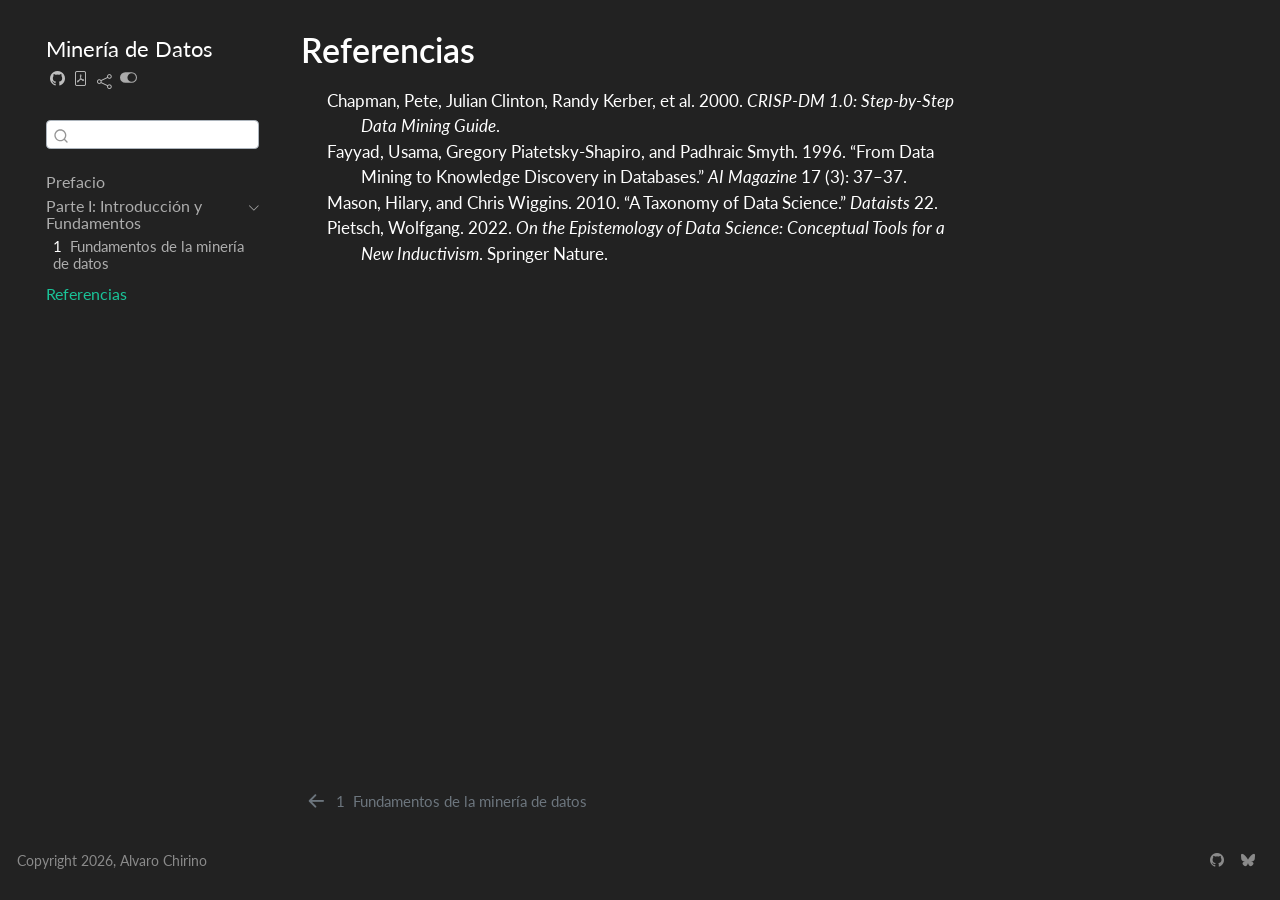
<file: references.html>
<!DOCTYPE html>
<html xmlns="http://www.w3.org/1999/xhtml" lang="en" xml:lang="en"><head>

<meta charset="utf-8">
<meta name="generator" content="quarto-1.9.38">

<meta name="viewport" content="width=device-width, initial-scale=1.0, user-scalable=yes">


<title>Referencias – Minería de Datos</title>
<style>
/* Default styles provided by pandoc.
** See https://pandoc.org/MANUAL.html#variables-for-html for config info.
*/
code{white-space: pre-wrap;}
span.smallcaps{font-variant: small-caps;}
div.columns{display: flex; gap: min(4vw, 1.5em);}
div.column{flex: auto; overflow-x: auto;}
div.hanging-indent{margin-left: 1.5em; text-indent: -1.5em;}
ul.task-list{list-style: none;}
ul.task-list li input[type="checkbox"] {
  width: 0.8em;
  margin: 0 0.8em 0.2em -1em; /* quarto-specific, see https://github.com/quarto-dev/quarto-cli/issues/4556 */ 
  vertical-align: middle;
}
/* CSS for citations */
div.csl-bib-body { }
div.csl-entry {
  clear: both;
}
.hanging-indent div.csl-entry {
  margin-left:2em;
  text-indent:-2em;
}
div.csl-left-margin {
  min-width:2em;
  float:left;
}
div.csl-right-inline {
  margin-left:2em;
  padding-left:1em;
}
div.csl-indent {
  margin-left: 2em;
}</style>


<script src="site_libs/quarto-nav/quarto-nav.js"></script>
<script src="site_libs/quarto-nav/headroom.min.js"></script>
<script src="site_libs/clipboard/clipboard.min.js"></script>
<script src="site_libs/quarto-search/autocomplete.umd.js"></script>
<script src="site_libs/quarto-search/fuse.min.js"></script>
<script src="site_libs/quarto-search/quarto-search.js"></script>
<meta name="quarto:offset" content="./">
<link href="./fundamentos.html" rel="prev">
<script src="site_libs/quarto-html/quarto.js" type="module"></script>
<script src="site_libs/quarto-html/tabsets/tabsets.js" type="module"></script>
<script src="site_libs/quarto-html/popper.min.js"></script>
<script src="site_libs/quarto-html/tippy.umd.min.js"></script>
<script src="site_libs/quarto-html/anchor.min.js"></script>
<link href="site_libs/quarto-html/tippy.css" rel="stylesheet">
<link href="site_libs/quarto-html/quarto-syntax-highlighting-15634bcf2e68342d4ad2dfa704d543f6.css" rel="stylesheet" class="quarto-color-scheme" id="quarto-text-highlighting-styles">
<link href="site_libs/quarto-html/quarto-syntax-highlighting-dark-0a6b7249c26820e032cb0bd839ff02b1.css" rel="stylesheet" class="quarto-color-scheme quarto-color-alternate" id="quarto-text-highlighting-styles">
<script src="site_libs/bootstrap/bootstrap.min.js"></script>
<link href="site_libs/bootstrap/bootstrap-icons.css" rel="stylesheet">
<link href="site_libs/bootstrap/bootstrap-43634426a2b20f70ebab780d1f5449e6.min.css" rel="stylesheet" append-hash="true" class="quarto-color-scheme" id="quarto-bootstrap" data-mode="light">
<link href="site_libs/bootstrap/bootstrap-dark-7ad11678a5bbd983cb93c979fd3d6443.min.css" rel="stylesheet" append-hash="true" class="quarto-color-scheme quarto-color-alternate" id="quarto-bootstrap" data-mode="dark">
<script id="quarto-search-options" type="application/json">{
  "location": "sidebar",
  "copy-button": false,
  "collapse-after": 3,
  "panel-placement": "start",
  "type": "textbox",
  "limit": 50,
  "keyboard-shortcut": [
    "f",
    "/",
    "s"
  ],
  "show-item-context": false,
  "language": {
    "search-no-results-text": "No results",
    "search-matching-documents-text": "matching documents",
    "search-copy-link-title": "Copy link to search",
    "search-hide-matches-text": "Hide additional matches",
    "search-more-match-text": "more match in this document",
    "search-more-matches-text": "more matches in this document",
    "search-clear-button-title": "Clear",
    "search-text-placeholder": "",
    "search-detached-cancel-button-title": "Cancel",
    "search-submit-button-title": "Submit",
    "search-label": "Search"
  }
}</script>


<meta name="twitter:title" content="Referencias – Minería de Datos">
<meta name="twitter:card" content="summary">
</head>

<body class="nav-sidebar floating quarto-dark"><script id="quarto-html-before-body" type="application/javascript">
    const toggleBodyColorMode = (bsSheetEl) => {
      const mode = bsSheetEl.getAttribute("data-mode");
      const bodyEl = window.document.querySelector("body");
      if (mode === "dark") {
        bodyEl.classList.add("quarto-dark");
        bodyEl.classList.remove("quarto-light");
      } else {
        bodyEl.classList.add("quarto-light");
        bodyEl.classList.remove("quarto-dark");
      }
    }
    const toggleBodyColorPrimary = () => {
      const bsSheetEl = window.document.querySelector("link#quarto-bootstrap:not([rel=disabled-stylesheet])");
      if (bsSheetEl) {
        toggleBodyColorMode(bsSheetEl);
      }
    }
    const setColorSchemeToggle = (alternate) => {
      const toggles = window.document.querySelectorAll('.quarto-color-scheme-toggle');
      for (let i=0; i < toggles.length; i++) {
        const toggle = toggles[i];
        if (toggle) {
          if (alternate) {
            toggle.classList.add("alternate");
          } else {
            toggle.classList.remove("alternate");
          }
        }
      }
    };
    const toggleColorMode = (alternate) => {
      // Switch the stylesheets
      const primaryStylesheets = window.document.querySelectorAll('link.quarto-color-scheme:not(.quarto-color-alternate)');
      const alternateStylesheets = window.document.querySelectorAll('link.quarto-color-scheme.quarto-color-alternate');
      manageTransitions('#quarto-margin-sidebar .nav-link', false);
      if (alternate) {
        // note: dark is layered on light, we don't disable primary!
        enableStylesheet(alternateStylesheets);
        for (const sheetNode of alternateStylesheets) {
          if (sheetNode.id === "quarto-bootstrap") {
            toggleBodyColorMode(sheetNode);
          }
        }
      } else {
        disableStylesheet(alternateStylesheets);
        enableStylesheet(primaryStylesheets)
        toggleBodyColorPrimary();
      }
      manageTransitions('#quarto-margin-sidebar .nav-link', true);
      // Switch the toggles
      setColorSchemeToggle(alternate)
      // Hack to workaround the fact that safari doesn't
      // properly recolor the scrollbar when toggling (#1455)
      if (navigator.userAgent.indexOf('Safari') > 0 && navigator.userAgent.indexOf('Chrome') == -1) {
        manageTransitions("body", false);
        window.scrollTo(0, 1);
        setTimeout(() => {
          window.scrollTo(0, 0);
          manageTransitions("body", true);
        }, 40);
      }
    }
    const disableStylesheet = (stylesheets) => {
      for (let i=0; i < stylesheets.length; i++) {
        const stylesheet = stylesheets[i];
        stylesheet.rel = 'disabled-stylesheet';
      }
    }
    const enableStylesheet = (stylesheets) => {
      for (let i=0; i < stylesheets.length; i++) {
        const stylesheet = stylesheets[i];
        if(stylesheet.rel !== 'stylesheet') { // for Chrome, which will still FOUC without this check
          stylesheet.rel = 'stylesheet';
        }
      }
    }
    const manageTransitions = (selector, allowTransitions) => {
      const els = window.document.querySelectorAll(selector);
      for (let i=0; i < els.length; i++) {
        const el = els[i];
        if (allowTransitions) {
          el.classList.remove('notransition');
        } else {
          el.classList.add('notransition');
        }
      }
    }
    const isFileUrl = () => {
      return window.location.protocol === 'file:';
    }
    const hasAlternateSentinel = () => {
      let styleSentinel = getColorSchemeSentinel();
      if (styleSentinel !== null) {
        return styleSentinel === "alternate";
      } else {
        return false;
      }
    }
    const setStyleSentinel = (alternate) => {
      const value = alternate ? "alternate" : "default";
      if (!isFileUrl()) {
        window.localStorage.setItem("quarto-color-scheme", value);
      } else {
        localAlternateSentinel = value;
      }
    }
    const getColorSchemeSentinel = () => {
      if (!isFileUrl()) {
        const storageValue = window.localStorage.getItem("quarto-color-scheme");
        return storageValue != null ? storageValue : localAlternateSentinel;
      } else {
        return localAlternateSentinel;
      }
    }
    const toggleGiscusIfUsed = (isAlternate, darkModeDefault) => {
      const baseTheme = document.querySelector('#giscus-base-theme')?.value ?? 'light';
      const alternateTheme = document.querySelector('#giscus-alt-theme')?.value ?? 'dark';
      let newTheme = '';
      if(authorPrefersDark) {
        newTheme = isAlternate ? baseTheme : alternateTheme;
      } else {
        newTheme = isAlternate ? alternateTheme : baseTheme;
      }
      const changeGiscusTheme = () => {
        // From: https://github.com/giscus/giscus/issues/336
        const sendMessage = (message) => {
          const iframe = document.querySelector('iframe.giscus-frame');
          if (!iframe) return;
          iframe.contentWindow.postMessage({ giscus: message }, 'https://giscus.app');
        }
        sendMessage({
          setConfig: {
            theme: newTheme
          }
        });
      }
      const isGiscussLoaded = window.document.querySelector('iframe.giscus-frame') !== null;
      if (isGiscussLoaded) {
        changeGiscusTheme();
      }
    };
    const authorPrefersDark = true;
    const darkModeDefault = authorPrefersDark;
    let localAlternateSentinel = darkModeDefault ? 'alternate' : 'default';
    // Dark / light mode switch
    window.quartoToggleColorScheme = () => {
      // Read the current dark / light value
      let toAlternate = !hasAlternateSentinel();
      toggleColorMode(toAlternate);
      setStyleSentinel(toAlternate);
      toggleGiscusIfUsed(toAlternate, darkModeDefault);
      window.dispatchEvent(new Event('resize'));
    };
    // Switch to dark mode if need be
    if (hasAlternateSentinel()) {
      toggleColorMode(true);
    } else {
      toggleColorMode(false);
    }
  </script>

<div id="quarto-search-results"></div>
  <header id="quarto-header" class="headroom fixed-top">
  <nav class="quarto-secondary-nav">
    <div class="container-fluid d-flex">
      <button type="button" class="quarto-btn-toggle btn" data-bs-toggle="collapse" role="button" data-bs-target=".quarto-sidebar-collapse-item" aria-controls="quarto-sidebar" aria-expanded="false" aria-label="Toggle sidebar navigation" onclick="if (window.quartoToggleHeadroom) { window.quartoToggleHeadroom(); }">
        <i class="bi bi-layout-text-sidebar-reverse"></i>
      </button>
        <nav class="quarto-page-breadcrumbs" aria-label="breadcrumb"><ol class="breadcrumb"><li class="breadcrumb-item"><a href="./references.html">Referencias</a></li></ol></nav>
        <a class="flex-grow-1" role="navigation" data-bs-toggle="collapse" data-bs-target=".quarto-sidebar-collapse-item" aria-controls="quarto-sidebar" aria-expanded="false" aria-label="Toggle sidebar navigation" onclick="if (window.quartoToggleHeadroom) { window.quartoToggleHeadroom(); }">      
        </a>
      <button type="button" class="btn quarto-search-button" aria-label="Search" onclick="window.quartoOpenSearch();">
        <i class="bi bi-search"></i>
      </button>
    </div>
  </nav>
</header>
<!-- content -->
<div id="quarto-content" class="quarto-container page-columns page-rows-contents page-layout-article">
<!-- sidebar -->
  <nav id="quarto-sidebar" class="sidebar collapse collapse-horizontal quarto-sidebar-collapse-item sidebar-navigation floating overflow-auto">
    <div class="pt-lg-2 mt-2 text-left sidebar-header">
    <div class="sidebar-title mb-0 py-0">
      <a href="./">Minería de Datos</a> 
        <div class="sidebar-tools-main tools-wide">
    <a href="https://github.com/data_mining/" title="Source Code" class="quarto-navigation-tool px-1" aria-label="Source Code"><i class="bi bi-github"></i></a>
    <a href="./Minería-de-Datos.pdf" title="Download PDF" class="quarto-navigation-tool px-1" aria-label="Download PDF"><i class="bi bi-file-pdf"></i></a>
    <div class="dropdown">
      <a href="" title="Share" id="quarto-navigation-tool-dropdown-0" class="quarto-navigation-tool dropdown-toggle px-1" data-bs-toggle="dropdown" aria-expanded="false" role="link" aria-label="Share"><i class="bi bi-share"></i></a>
      <ul class="dropdown-menu" aria-labelledby="quarto-navigation-tool-dropdown-0">
          <li>
            <a class="dropdown-item sidebar-tools-main-item" href="https://twitter.com/intent/tweet?url=|url|">
              <i class="bi bi-twitter pe-1"></i>
            Twitter
            </a>
          </li>
          <li>
            <a class="dropdown-item sidebar-tools-main-item" href="https://www.facebook.com/sharer/sharer.php?u=|url|">
              <i class="bi bi-facebook pe-1"></i>
            Facebook
            </a>
          </li>
      </ul>
    </div>
  <a href="" class="quarto-color-scheme-toggle quarto-navigation-tool  px-1" onclick="window.quartoToggleColorScheme(); return false;" title="Toggle dark mode"><i class="bi"></i></a>
</div>
    </div>
      </div>
        <div class="mt-2 flex-shrink-0 align-items-center">
        <div class="sidebar-search">
        <div id="quarto-search" class="" title="Search"></div>
        </div>
        </div>
    <div class="sidebar-menu-container"> 
    <ul class="list-unstyled mt-1">
        <li class="sidebar-item">
  <div class="sidebar-item-container"> 
  <a href="./index.html" class="sidebar-item-text sidebar-link">
 <span class="menu-text">Prefacio</span></a>
  </div>
</li>
        <li class="sidebar-item sidebar-item-section">
      <div class="sidebar-item-container"> 
            <a class="sidebar-item-text sidebar-link text-start" data-bs-toggle="collapse" data-bs-target="#quarto-sidebar-section-1" role="navigation" aria-expanded="true">
 <span class="menu-text">Parte I: Introducción y Fundamentos</span></a>
          <a class="sidebar-item-toggle text-start" data-bs-toggle="collapse" data-bs-target="#quarto-sidebar-section-1" role="navigation" aria-expanded="true" aria-label="Toggle section">
            <i class="bi bi-chevron-right ms-2"></i>
          </a> 
      </div>
      <ul id="quarto-sidebar-section-1" class="collapse list-unstyled sidebar-section depth1 show">  
          <li class="sidebar-item">
  <div class="sidebar-item-container"> 
  <a href="./fundamentos.html" class="sidebar-item-text sidebar-link">
 <span class="menu-text"><span class="chapter-number">1</span>&nbsp; <span class="chapter-title">Fundamentos de la minería de datos</span></span></a>
  </div>
</li>
      </ul>
  </li>
        <li class="sidebar-item">
  <div class="sidebar-item-container"> 
  <a href="./references.html" class="sidebar-item-text sidebar-link active">
 <span class="menu-text">Referencias</span></a>
  </div>
</li>
    </ul>
    </div>
</nav>
<div id="quarto-sidebar-glass" class="quarto-sidebar-collapse-item" data-bs-toggle="collapse" data-bs-target=".quarto-sidebar-collapse-item"></div>
<!-- margin-sidebar -->
    <div id="quarto-margin-sidebar" class="sidebar margin-sidebar zindex-bottom">
        
    </div>
<!-- main -->
<main class="content" id="quarto-document-content">


<header id="title-block-header" class="quarto-title-block default">
<div class="quarto-title">
<h1 class="title">Referencias</h1>
</div>



<div class="quarto-title-meta">

    
  
    
  </div>
  


</header>


<div id="refs" class="references csl-bib-body hanging-indent" role="list">
<div id="ref-chapman2000" class="csl-entry" role="listitem">
Chapman, Pete, Julian Clinton, Randy Kerber, et al. 2000. <em>CRISP-DM
1.0: Step-by-Step Data Mining Guide</em>.
</div>
<div id="ref-fayyad1996" class="csl-entry" role="listitem">
Fayyad, Usama, Gregory Piatetsky-Shapiro, and Padhraic Smyth. 1996.
<span>“From Data Mining to Knowledge Discovery in Databases.”</span>
<em>AI Magazine</em> 17 (3): 37–37.
</div>
<div id="ref-mason2010" class="csl-entry" role="listitem">
Mason, Hilary, and Chris Wiggins. 2010. <span>“A Taxonomy of Data
Science.”</span> <em>Dataists</em> 22.
</div>
<div id="ref-pietsch2022" class="csl-entry" role="listitem">
Pietsch, Wolfgang. 2022. <em>On the Epistemology of Data Science:
Conceptual Tools for a New Inductivism</em>. Springer Nature.
</div>
</div>



</main> <!-- /main -->
<script id="quarto-html-after-body" type="application/javascript">
  window.document.addEventListener("DOMContentLoaded", function (event) {
    // Ensure there is a toggle, if there isn't float one in the top right
    if (window.document.querySelector('.quarto-color-scheme-toggle') === null) {
      const a = window.document.createElement('a');
      a.classList.add('top-right');
      a.classList.add('quarto-color-scheme-toggle');
      a.href = "";
      a.onclick = function() { try { window.quartoToggleColorScheme(); } catch {} return false; };
      const i = window.document.createElement("i");
      i.classList.add('bi');
      a.appendChild(i);
      window.document.body.appendChild(a);
    }
    setColorSchemeToggle(hasAlternateSentinel())
    const icon = "";
    const anchorJS = new window.AnchorJS();
    anchorJS.options = {
      placement: 'right',
      icon: icon
    };
    anchorJS.add('.anchored');
    const isCodeAnnotation = (el) => {
      for (const clz of el.classList) {
        if (clz.startsWith('code-annotation-')) {                     
          return true;
        }
      }
      return false;
    }
    const onCopySuccess = function(e) {
      // button target
      const button = e.trigger;
      // don't keep focus
      button.blur();
      // flash "checked"
      button.classList.add('code-copy-button-checked');
      var currentTitle = button.getAttribute("title");
      button.setAttribute("title", "Copied!");
      let tooltip;
      if (window.bootstrap) {
        button.setAttribute("data-bs-toggle", "tooltip");
        button.setAttribute("data-bs-placement", "left");
        button.setAttribute("data-bs-title", "Copied!");
        tooltip = new bootstrap.Tooltip(button, 
          { trigger: "manual", 
            customClass: "code-copy-button-tooltip",
            offset: [0, -8]});
        tooltip.show();    
      }
      setTimeout(function() {
        if (tooltip) {
          tooltip.hide();
          button.removeAttribute("data-bs-title");
          button.removeAttribute("data-bs-toggle");
          button.removeAttribute("data-bs-placement");
        }
        button.setAttribute("title", currentTitle);
        button.classList.remove('code-copy-button-checked');
      }, 1000);
      // clear code selection
      e.clearSelection();
    }
    const getTextToCopy = function(trigger) {
      const outerScaffold = trigger.parentElement.cloneNode(true);
      const codeEl = outerScaffold.querySelector('code');
      for (const childEl of codeEl.children) {
        if (isCodeAnnotation(childEl)) {
          childEl.remove();
        }
      }
      return codeEl.innerText;
    }
    const clipboard = new window.ClipboardJS('.code-copy-button:not([data-in-quarto-modal])', {
      text: getTextToCopy
    });
    clipboard.on('success', onCopySuccess);
    if (window.document.getElementById('quarto-embedded-source-code-modal')) {
      const clipboardModal = new window.ClipboardJS('.code-copy-button[data-in-quarto-modal]', {
        text: getTextToCopy,
        container: window.document.getElementById('quarto-embedded-source-code-modal')
      });
      clipboardModal.on('success', onCopySuccess);
    }
      var localhostRegex = new RegExp(/^(?:http|https):\/\/localhost\:?[0-9]*\//);
      var mailtoRegex = new RegExp(/^mailto:/);
        var filterRegex = new RegExp("https:\/\/example\.com");
      var isInternal = (href) => {
          return filterRegex.test(href) || localhostRegex.test(href) || mailtoRegex.test(href);
      }
      // Inspect non-navigation links and adorn them if external
     var links = window.document.querySelectorAll('a[href]:not(.nav-link):not(.navbar-brand):not(.toc-action):not(.sidebar-link):not(.sidebar-item-toggle):not(.pagination-link):not(.no-external):not([aria-hidden]):not(.dropdown-item):not(.quarto-navigation-tool):not(.about-link)');
      for (var i=0; i<links.length; i++) {
        const link = links[i];
        if (!isInternal(link.href)) {
          // undo the damage that might have been done by quarto-nav.js in the case of
          // links that we want to consider external
          if (link.dataset.originalHref !== undefined) {
            link.href = link.dataset.originalHref;
          }
        }
      }
    function tippyHover(el, contentFn, onTriggerFn, onUntriggerFn) {
      const config = {
        allowHTML: true,
        maxWidth: 500,
        delay: 100,
        arrow: false,
        appendTo: function(el) {
            return el.parentElement;
        },
        interactive: true,
        interactiveBorder: 10,
        theme: 'quarto',
        placement: 'bottom-start',
      };
      if (contentFn) {
        config.content = contentFn;
      }
      if (onTriggerFn) {
        config.onTrigger = onTriggerFn;
      }
      if (onUntriggerFn) {
        config.onUntrigger = onUntriggerFn;
      }
      window.tippy(el, config); 
    }
    const noterefs = window.document.querySelectorAll('a[role="doc-noteref"]');
    for (var i=0; i<noterefs.length; i++) {
      const ref = noterefs[i];
      tippyHover(ref, function() {
        // use id or data attribute instead here
        let href = ref.getAttribute('data-footnote-href') || ref.getAttribute('href');
        try { href = new URL(href).hash; } catch {}
        const id = href.replace(/^#\/?/, "");
        const note = window.document.getElementById(id);
        if (note) {
          return note.innerHTML;
        } else {
          return "";
        }
      });
    }
    const xrefs = window.document.querySelectorAll('a.quarto-xref');
    const processXRef = (id, note) => {
      // Strip column container classes
      const stripColumnClz = (el) => {
        el.classList.remove("page-full", "page-columns");
        if (el.children) {
          for (const child of el.children) {
            stripColumnClz(child);
          }
        }
      }
      stripColumnClz(note)
      if (id === null || id.startsWith('sec-')) {
        // Special case sections, only their first couple elements
        const container = document.createElement("div");
        if (note.children && note.children.length > 2) {
          container.appendChild(note.children[0].cloneNode(true));
          for (let i = 1; i < note.children.length; i++) {
            const child = note.children[i];
            if (child.tagName === "P" && child.innerText === "") {
              continue;
            } else {
              container.appendChild(child.cloneNode(true));
              break;
            }
          }
          if (window.Quarto?.typesetMath) {
            window.Quarto.typesetMath(container);
          }
          return container.innerHTML
        } else {
          if (window.Quarto?.typesetMath) {
            window.Quarto.typesetMath(note);
          }
          return note.innerHTML;
        }
      } else {
        // Remove any anchor links if they are present
        const anchorLink = note.querySelector('a.anchorjs-link');
        if (anchorLink) {
          anchorLink.remove();
        }
        if (window.Quarto?.typesetMath) {
          window.Quarto.typesetMath(note);
        }
        if (note.classList.contains("callout")) {
          return note.outerHTML;
        } else {
          return note.innerHTML;
        }
      }
    }
    for (var i=0; i<xrefs.length; i++) {
      const xref = xrefs[i];
      tippyHover(xref, undefined, function(instance) {
        instance.disable();
        let url = xref.getAttribute('href');
        let hash = undefined; 
        if (url.startsWith('#')) {
          hash = url;
        } else {
          try { hash = new URL(url).hash; } catch {}
        }
        if (hash) {
          const id = hash.replace(/^#\/?/, "");
          const note = window.document.getElementById(id);
          if (note !== null) {
            try {
              const html = processXRef(id, note.cloneNode(true));
              instance.setContent(html);
            } finally {
              instance.enable();
              instance.show();
            }
          } else {
            // See if we can fetch this
            fetch(url.split('#')[0])
            .then(res => res.text())
            .then(html => {
              const parser = new DOMParser();
              const htmlDoc = parser.parseFromString(html, "text/html");
              const note = htmlDoc.getElementById(id);
              if (note !== null) {
                const html = processXRef(id, note);
                instance.setContent(html);
              } 
            }).finally(() => {
              instance.enable();
              instance.show();
            });
          }
        } else {
          // See if we can fetch a full url (with no hash to target)
          // This is a special case and we should probably do some content thinning / targeting
          fetch(url)
          .then(res => res.text())
          .then(html => {
            const parser = new DOMParser();
            const htmlDoc = parser.parseFromString(html, "text/html");
            const note = htmlDoc.querySelector('main.content');
            if (note !== null) {
              // This should only happen for chapter cross references
              // (since there is no id in the URL)
              // remove the first header
              if (note.children.length > 0 && note.children[0].tagName === "HEADER") {
                note.children[0].remove();
              }
              const html = processXRef(null, note);
              instance.setContent(html);
            } 
          }).finally(() => {
            instance.enable();
            instance.show();
          });
        }
      }, function(instance) {
      });
    }
        let selectedAnnoteEl;
        const selectorForAnnotation = ( cell, annotation) => {
          let cellAttr = 'data-code-cell="' + cell + '"';
          let lineAttr = 'data-code-annotation="' +  annotation + '"';
          const selector = 'span[' + cellAttr + '][' + lineAttr + ']';
          return selector;
        }
        const selectCodeLines = (annoteEl) => {
          const doc = window.document;
          const targetCell = annoteEl.getAttribute("data-target-cell");
          const targetAnnotation = annoteEl.getAttribute("data-target-annotation");
          const annoteSpan = window.document.querySelector(selectorForAnnotation(targetCell, targetAnnotation));
          const lines = annoteSpan.getAttribute("data-code-lines").split(",");
          const lineIds = lines.map((line) => {
            return targetCell + "-" + line;
          })
          let top = null;
          let height = null;
          let parent = null;
          if (lineIds.length > 0) {
              //compute the position of the single el (top and bottom and make a div)
              const el = window.document.getElementById(lineIds[0]);
              top = el.offsetTop;
              height = el.offsetHeight;
              parent = el.parentElement.parentElement;
            if (lineIds.length > 1) {
              const lastEl = window.document.getElementById(lineIds[lineIds.length - 1]);
              const bottom = lastEl.offsetTop + lastEl.offsetHeight;
              height = bottom - top;
            }
            if (top !== null && height !== null && parent !== null) {
              // cook up a div (if necessary) and position it 
              let div = window.document.getElementById("code-annotation-line-highlight");
              if (div === null) {
                div = window.document.createElement("div");
                div.setAttribute("id", "code-annotation-line-highlight");
                div.style.position = 'absolute';
                parent.appendChild(div);
              }
              div.style.top = top - 2 + "px";
              div.style.height = height + 4 + "px";
              div.style.left = 0;
              let gutterDiv = window.document.getElementById("code-annotation-line-highlight-gutter");
              if (gutterDiv === null) {
                gutterDiv = window.document.createElement("div");
                gutterDiv.setAttribute("id", "code-annotation-line-highlight-gutter");
                gutterDiv.style.position = 'absolute';
                const codeCell = window.document.getElementById(targetCell);
                const gutter = codeCell.querySelector('.code-annotation-gutter');
                gutter.appendChild(gutterDiv);
              }
              gutterDiv.style.top = top - 2 + "px";
              gutterDiv.style.height = height + 4 + "px";
            }
            selectedAnnoteEl = annoteEl;
          }
        };
        const unselectCodeLines = () => {
          const elementsIds = ["code-annotation-line-highlight", "code-annotation-line-highlight-gutter"];
          elementsIds.forEach((elId) => {
            const div = window.document.getElementById(elId);
            if (div) {
              div.remove();
            }
          });
          selectedAnnoteEl = undefined;
        };
          // Handle positioning of the toggle
      window.addEventListener(
        "resize",
        throttle(() => {
          elRect = undefined;
          if (selectedAnnoteEl) {
            selectCodeLines(selectedAnnoteEl);
          }
        }, 10)
      );
      function throttle(fn, ms) {
      let throttle = false;
      let timer;
        return (...args) => {
          if(!throttle) { // first call gets through
              fn.apply(this, args);
              throttle = true;
          } else { // all the others get throttled
              if(timer) clearTimeout(timer); // cancel #2
              timer = setTimeout(() => {
                fn.apply(this, args);
                timer = throttle = false;
              }, ms);
          }
        };
      }
        // Attach click handler to the DT
        const annoteDls = window.document.querySelectorAll('dt[data-target-cell]');
        for (const annoteDlNode of annoteDls) {
          annoteDlNode.addEventListener('click', (event) => {
            const clickedEl = event.target;
            if (clickedEl !== selectedAnnoteEl) {
              unselectCodeLines();
              const activeEl = window.document.querySelector('dt[data-target-cell].code-annotation-active');
              if (activeEl) {
                activeEl.classList.remove('code-annotation-active');
              }
              selectCodeLines(clickedEl);
              clickedEl.classList.add('code-annotation-active');
            } else {
              // Unselect the line
              unselectCodeLines();
              clickedEl.classList.remove('code-annotation-active');
            }
          });
        }
    const findCites = (el) => {
      const parentEl = el.parentElement;
      if (parentEl) {
        const cites = parentEl.dataset.cites;
        if (cites) {
          return {
            el,
            cites: cites.split(' ')
          };
        } else {
          return findCites(el.parentElement)
        }
      } else {
        return undefined;
      }
    };
    var bibliorefs = window.document.querySelectorAll('a[role="doc-biblioref"]');
    for (var i=0; i<bibliorefs.length; i++) {
      const ref = bibliorefs[i];
      const citeInfo = findCites(ref);
      if (citeInfo) {
        tippyHover(citeInfo.el, function() {
          var popup = window.document.createElement('div');
          citeInfo.cites.forEach(function(cite) {
            var citeDiv = window.document.createElement('div');
            citeDiv.classList.add('hanging-indent');
            citeDiv.classList.add('csl-entry');
            var biblioDiv = window.document.getElementById('ref-' + cite);
            if (biblioDiv) {
              citeDiv.innerHTML = biblioDiv.innerHTML;
            }
            popup.appendChild(citeDiv);
          });
          return popup.innerHTML;
        });
      }
    }
  });
  </script>
<nav class="page-navigation">
  <div class="nav-page nav-page-previous">
      <a href="./fundamentos.html" class="pagination-link" aria-label="Fundamentos de la minería de datos">
        <i class="bi bi-arrow-left-short"></i> <span class="nav-page-text"><span class="chapter-number">1</span>&nbsp; <span class="chapter-title">Fundamentos de la minería de datos</span></span>
      </a>          
  </div>
  <div class="nav-page nav-page-next">
  </div>
</nav>
</div> <!-- /content -->
<footer class="footer">
  <div class="nav-footer">
    <div class="nav-footer-left">
<p>Copyright 2026, Alvaro Chirino</p>
</div>   
    <div class="nav-footer-center">
      &nbsp;
    </div>
    <div class="nav-footer-right">
      <ul class="footer-items list-unstyled">
    <li class="nav-item compact">
    <a class="nav-link" href="https://github.com/">
      <i class="bi bi-github" role="img">
</i> 
    </a>
  </li>  
    <li class="nav-item compact">
    <a class="nav-link" href="https://bsky.app/">
      <i class="bi bi-bluesky" role="img">
</i> 
    </a>
  </li>  
</ul>
    </div>
  </div>
</footer>




</body></html>
</file>
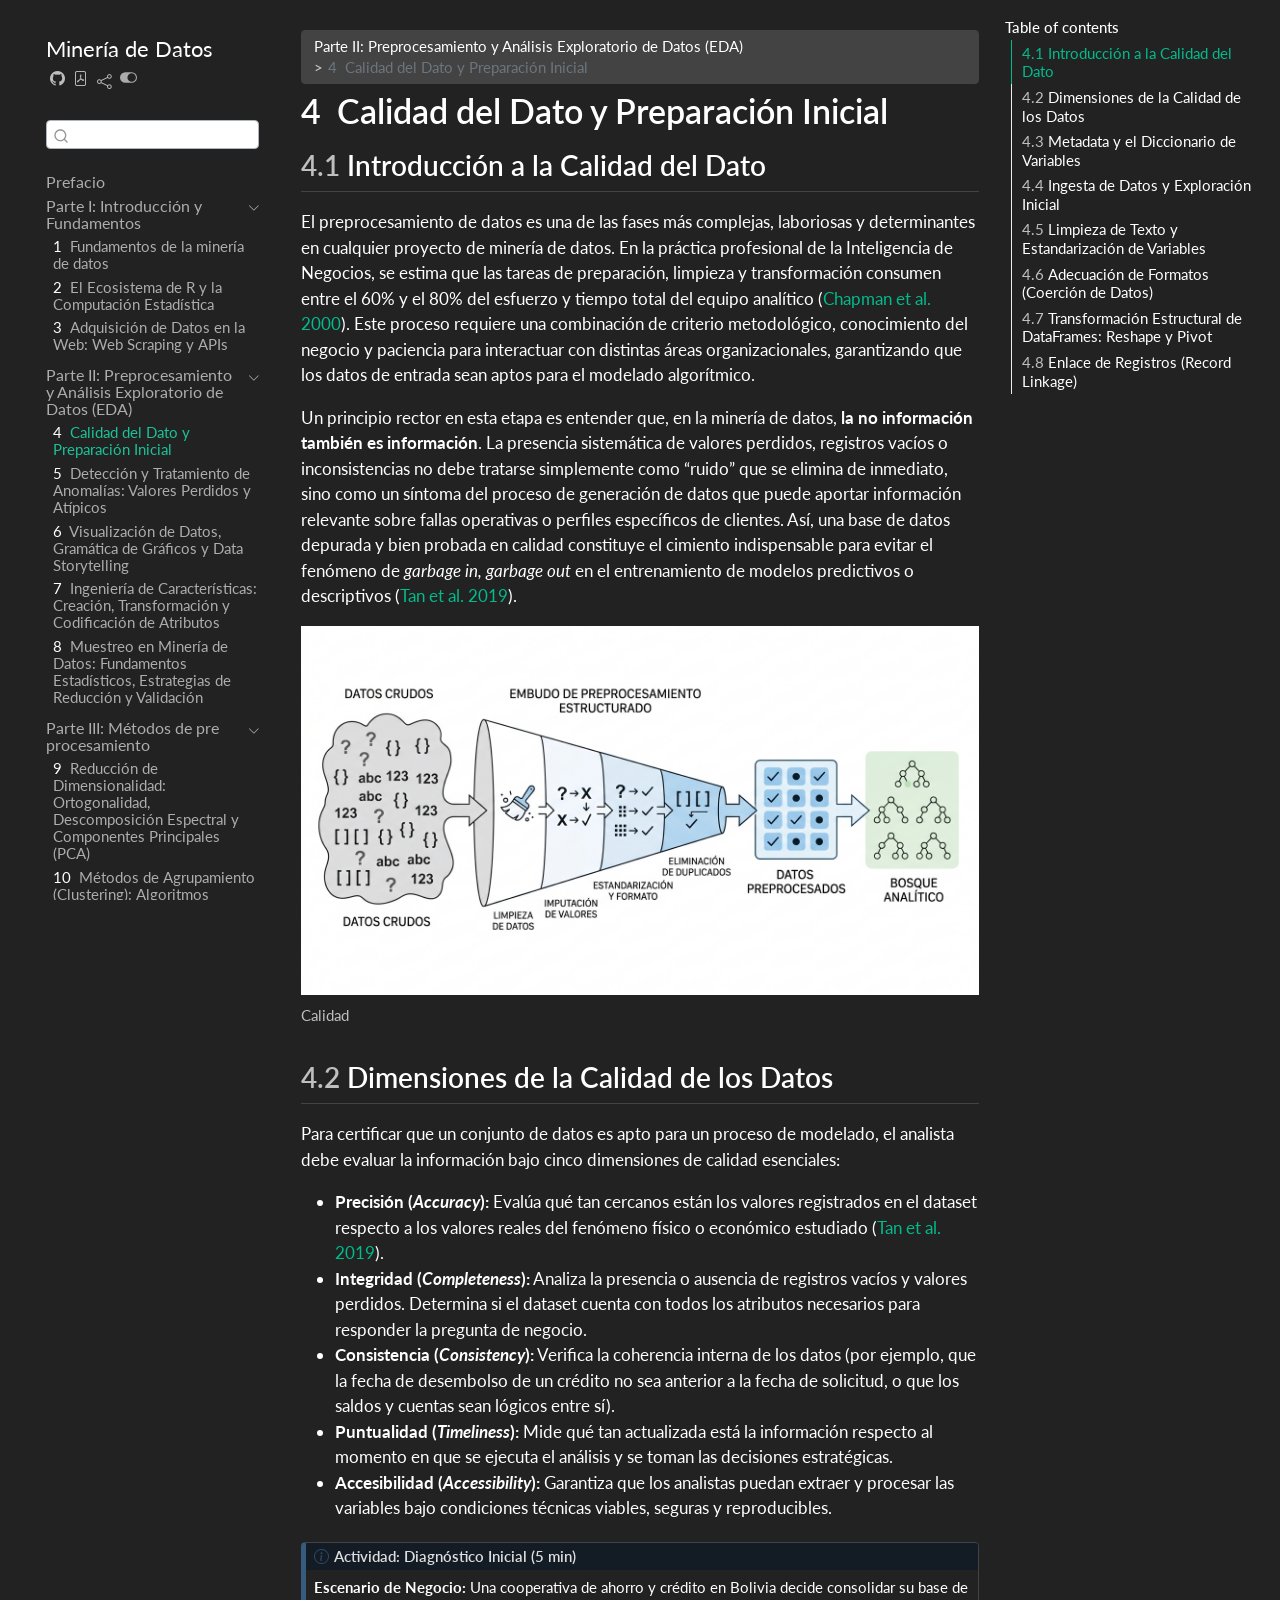
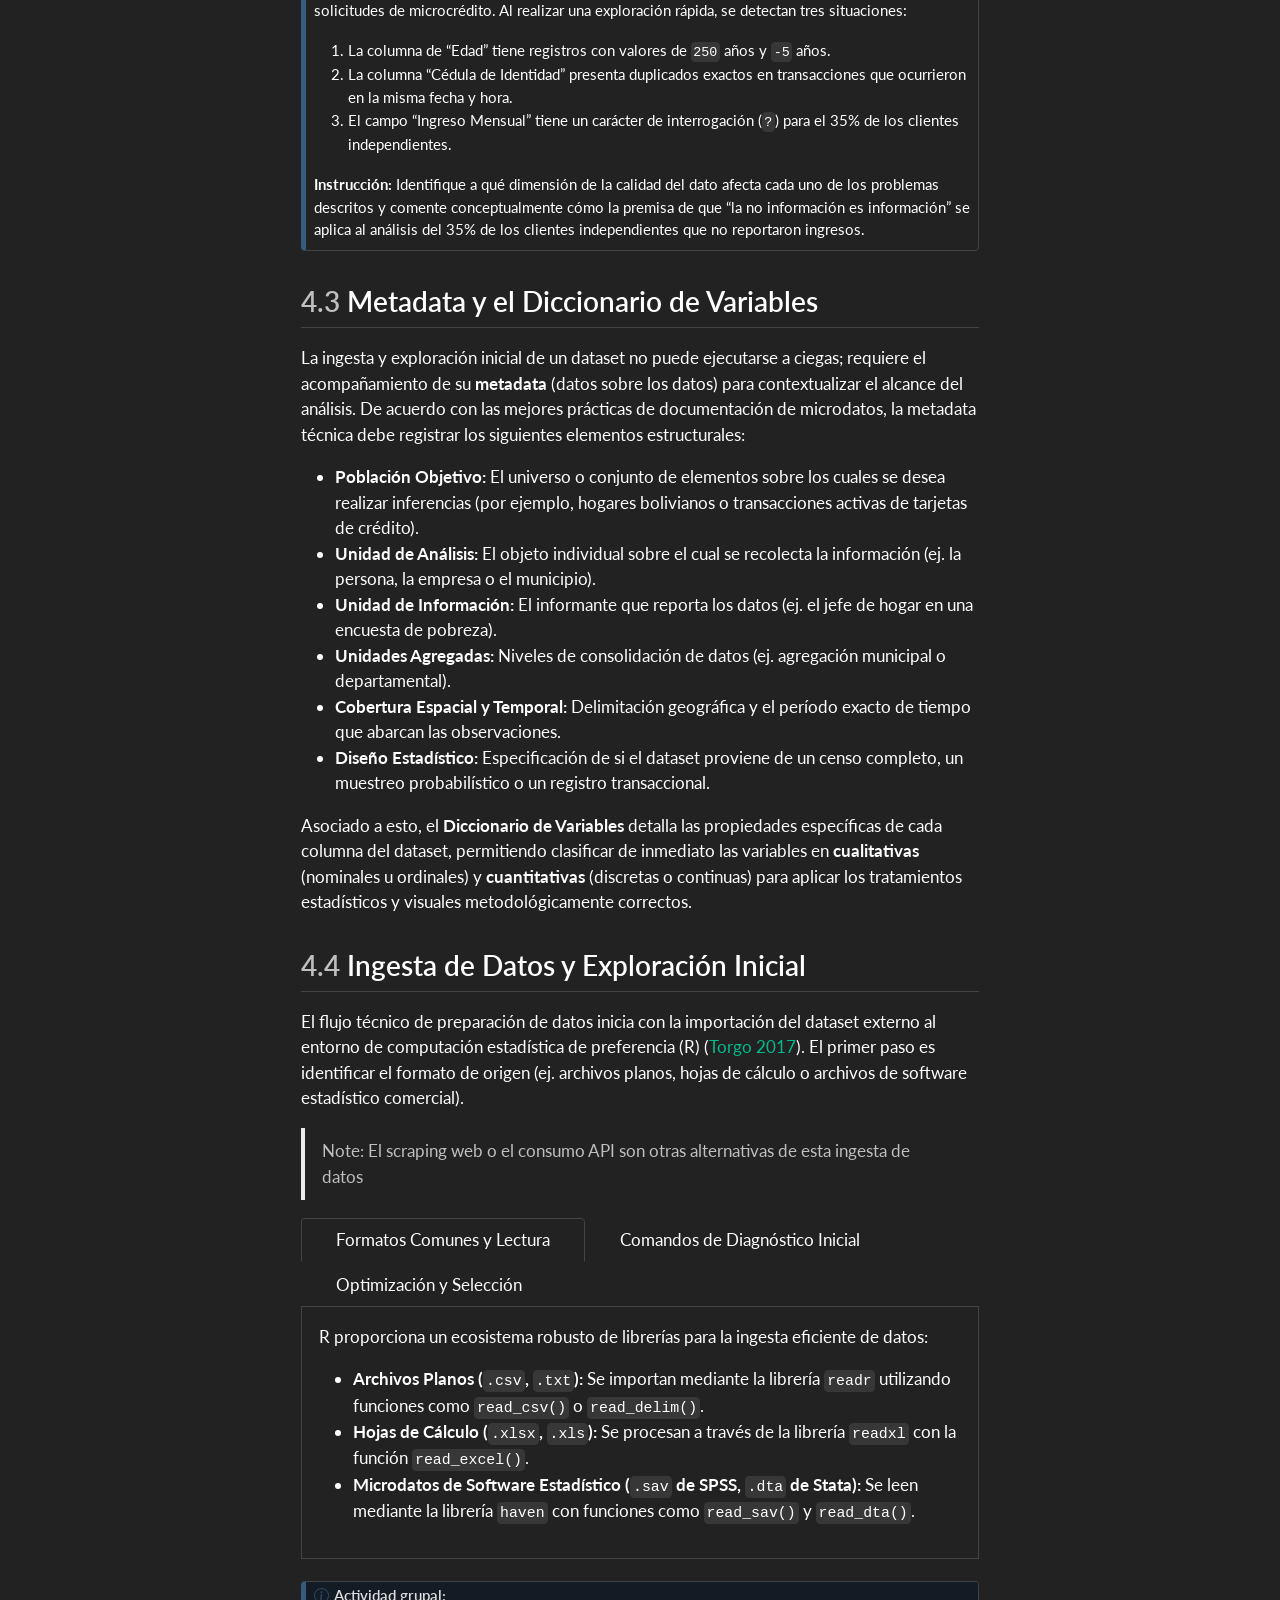
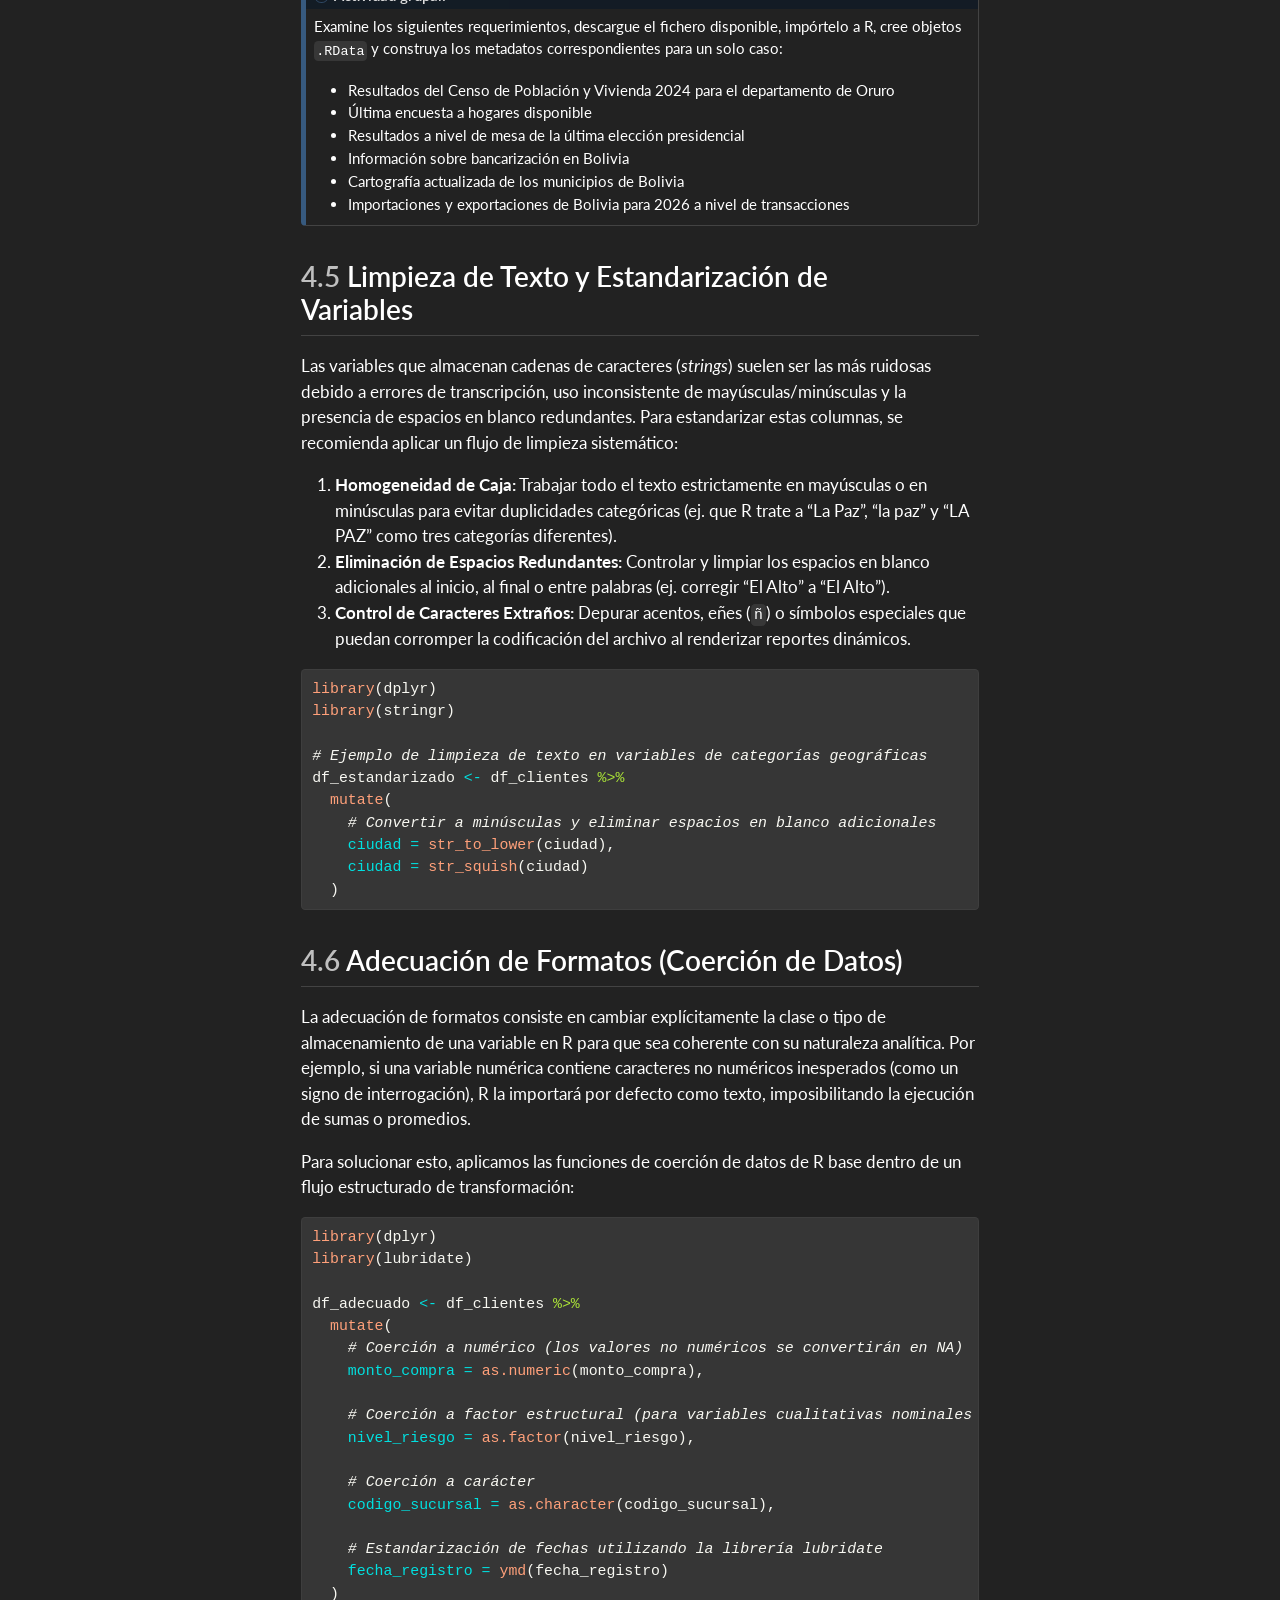
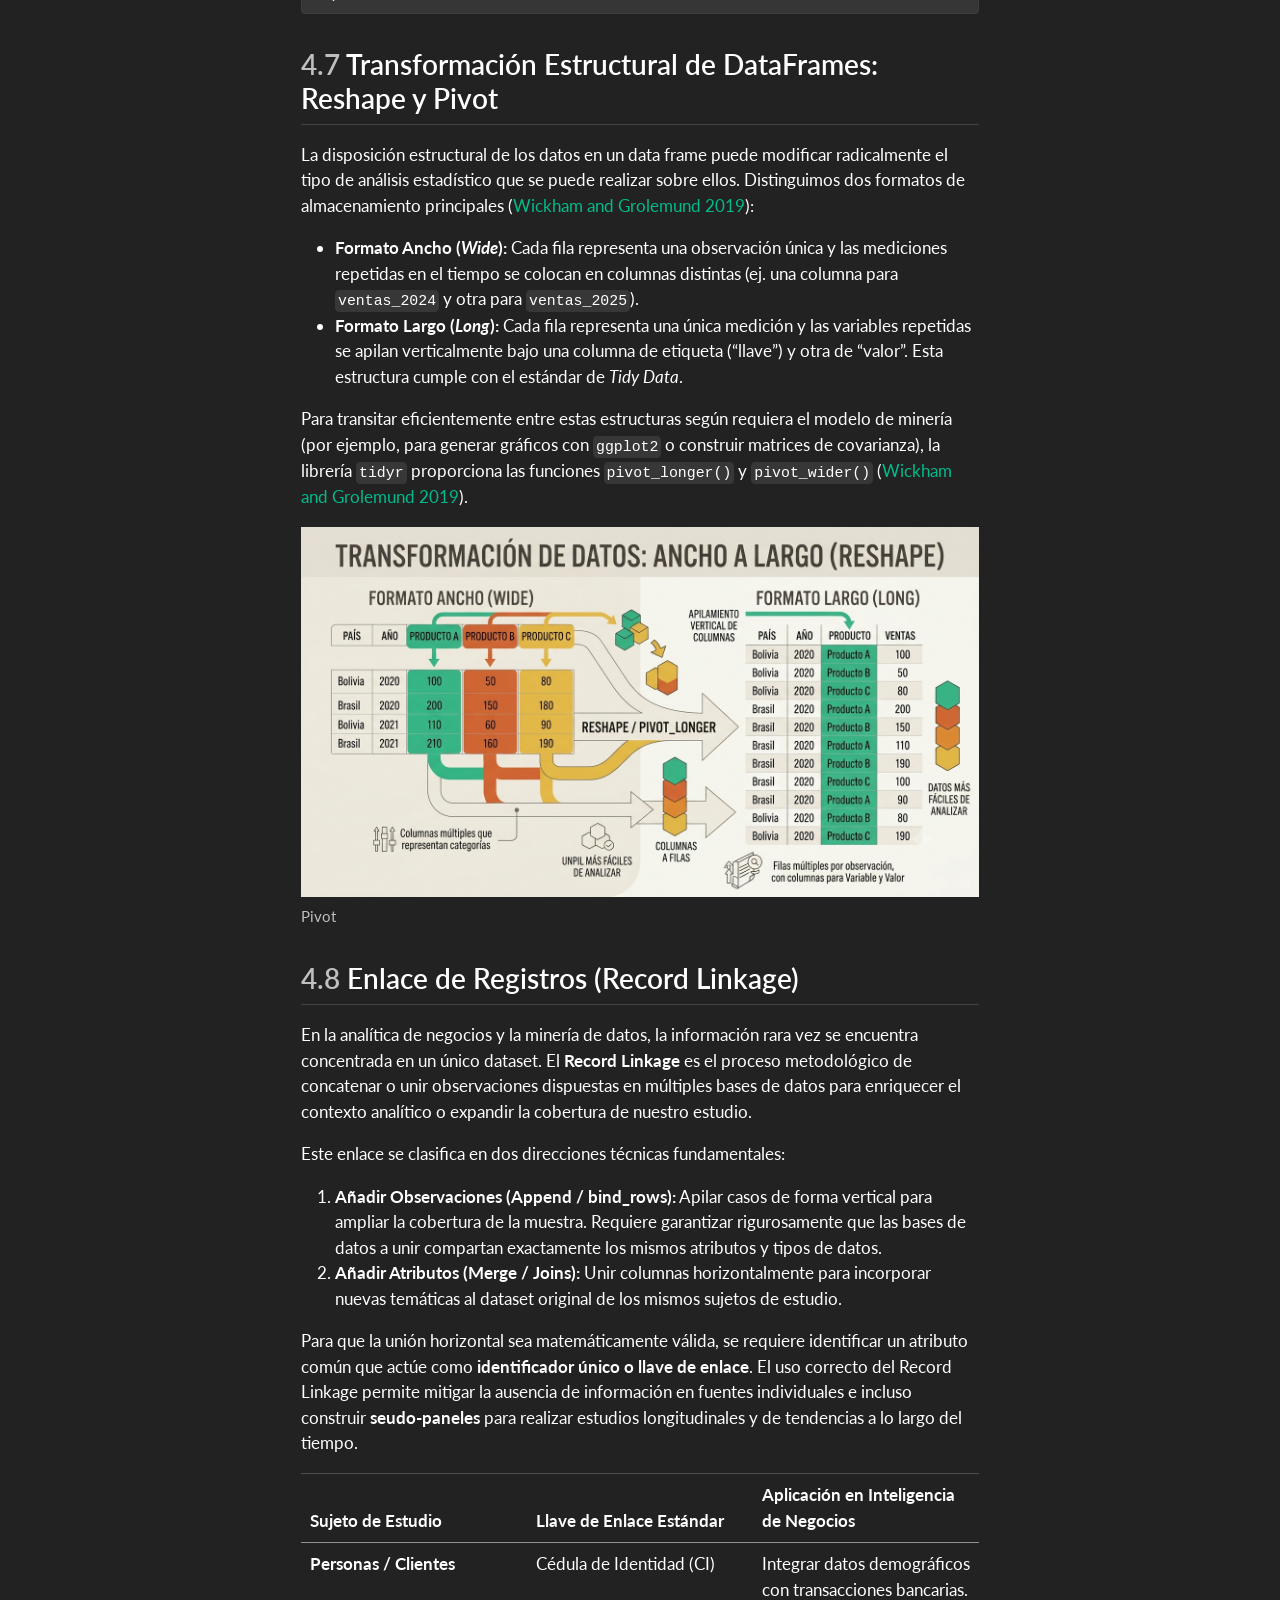
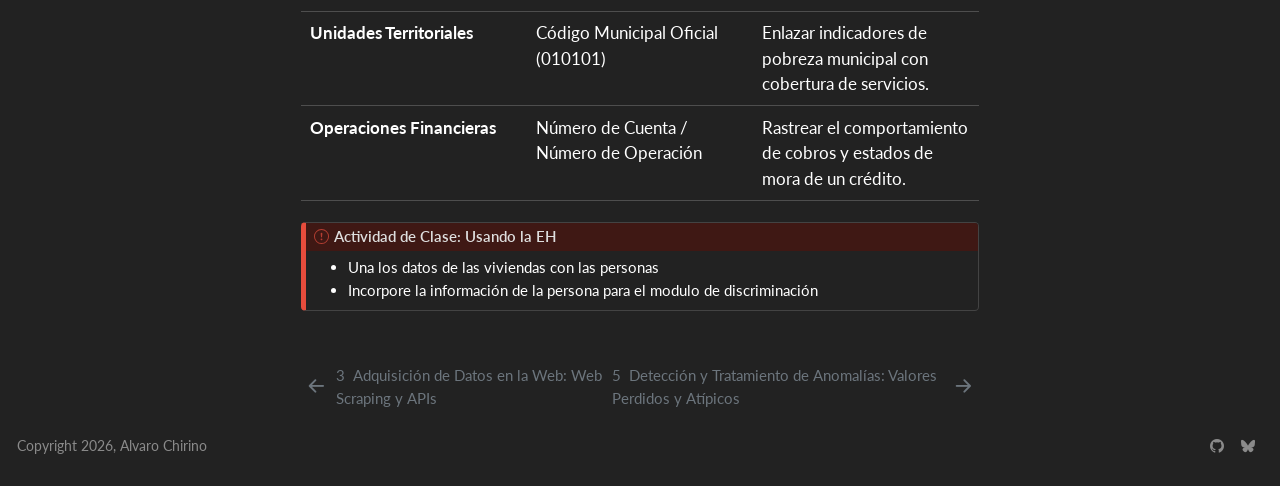
<file: _book/calidad.html>
<!DOCTYPE html>
<html xmlns="http://www.w3.org/1999/xhtml" lang="en" xml:lang="en"><head>

<meta charset="utf-8">
<meta name="generator" content="quarto-1.10.19">

<meta name="viewport" content="width=device-width, initial-scale=1.0, user-scalable=yes">


<title>4&nbsp; Calidad del Dato y Preparación Inicial – Minería de Datos</title>
<style>
/* Default styles provided by pandoc.
** See https://pandoc.org/MANUAL.html#variables-for-html for config info.
*/
span.smallcaps{font-variant: small-caps;}
div.columns{display: flex; gap: 1.5em;}
div.column{flex: auto;}
@media screen {
div.columns{gap: min(4vw, 1.5em);}
div.column{overflow-x: auto;}
}
div.hanging-indent{margin-left: 1.5em; text-indent: -1.5em;}
ul.task-list{list-style: none;}
ul.task-list li input[type="checkbox"] {
  width: 0.8em;
  margin: 0 0.8em 0.2em -1em; /* quarto-specific, see https://github.com/quarto-dev/quarto-cli/issues/4556 */ 
  vertical-align: middle;
}
/* CSS for syntax highlighting */
html { -webkit-text-size-adjust: 100%; }
pre > code.sourceCode { white-space: pre; position: relative; }
pre > code.sourceCode > span { display: inline-block; line-height: 1.25; }
pre > code.sourceCode > span:empty { height: 1.2em; }
.sourceCode { overflow: visible; }
code.sourceCode > span { color: inherit; text-decoration: inherit; }
div.sourceCode { margin: 1em 0; }
pre.sourceCode { margin: 0; }
@media screen {
div.sourceCode { overflow: auto; }
}
@media print {
pre > code.sourceCode { white-space: pre-wrap; }
pre > code.sourceCode > span { text-indent: -5em; padding-left: 5em; }
}
pre.numberSource code
  { counter-reset: source-line 0; }
pre.numberSource code > span
  { position: relative; left: -4em; counter-increment: source-line; }
pre.numberSource code > span > a:first-child::before
  { content: counter(source-line);
    position: relative; left: -1em; text-align: right; vertical-align: baseline;
    border: none; display: inline-block;
    -webkit-touch-callout: none; -webkit-user-select: none;
    -khtml-user-select: none; -moz-user-select: none;
    -ms-user-select: none; user-select: none;
    padding: 0 4px; width: 4em;
  }
pre.numberSource { margin-left: 3em;  padding-left: 4px; }
div.sourceCode
  {   }
@media screen {
pre > code.sourceCode > span > a:first-child::before { text-decoration: underline; }
}
/* CSS for citations */
div.csl-bib-body { }
div.csl-entry {
  clear: both;
}
.hanging-indent div.csl-entry {
  margin-left:2em;
  text-indent:-2em;
}
div.csl-left-margin {
  min-width:2em;
  float:left;
}
div.csl-right-inline {
  margin-left:2em;
  padding-left:1em;
}
div.csl-indent {
  margin-left: 2em;
}</style>


<script src="site_libs/quarto-nav/quarto-nav.js"></script>
<script src="site_libs/quarto-nav/headroom.min.js"></script>
<script src="site_libs/clipboard/clipboard.min.js"></script>
<script src="site_libs/quarto-search/autocomplete.umd.js"></script>
<script src="site_libs/quarto-search/fuse.min.js"></script>
<script src="site_libs/quarto-search/quarto-search.js"></script>
<meta name="quarto:offset" content="./">
<link href="./anomalias.html" rel="next">
<link href="./scrap.html" rel="prev">
<script src="site_libs/quarto-html/quarto.js" type="module"></script>
<script src="site_libs/quarto-html/tabsets/tabsets.js" type="module"></script>
<script src="site_libs/quarto-html/popper.min.js"></script>
<script src="site_libs/quarto-html/tippy.umd.min.js"></script>
<script src="site_libs/quarto-html/anchor.min.js"></script>
<link href="site_libs/quarto-html/tippy.css" rel="stylesheet">
<link href="site_libs/quarto-html/quarto-syntax-highlighting-bf27225e3a48a9273f3daa8f8e829971.css" rel="stylesheet" class="quarto-color-scheme" id="quarto-text-highlighting-styles">
<link href="site_libs/quarto-html/quarto-syntax-highlighting-dark-b626d73c4c936ccc3cb08be7d45d1df6.css" rel="stylesheet" class="quarto-color-scheme quarto-color-alternate" id="quarto-text-highlighting-styles">
<script src="site_libs/bootstrap/bootstrap.min.js"></script>
<link href="site_libs/bootstrap/bootstrap-icons.css" rel="stylesheet">
<link href="site_libs/bootstrap/bootstrap-be67d91eaee7ee535f133f4b8a0584b9.min.css" rel="stylesheet" append-hash="true" class="quarto-color-scheme" id="quarto-bootstrap" data-mode="light">
<link href="site_libs/bootstrap/bootstrap-dark-40d2b7ce583afdaabd40688eef35f9b9.min.css" rel="stylesheet" append-hash="true" class="quarto-color-scheme quarto-color-alternate" id="quarto-bootstrap" data-mode="dark">
<script id="quarto-search-options" type="application/json">{
  "location": "sidebar",
  "copy-button": false,
  "collapse-after": 3,
  "panel-placement": "start",
  "type": "textbox",
  "limit": 50,
  "keyboard-shortcut": [
    "f",
    "/",
    "s"
  ],
  "show-item-context": false,
  "language": {
    "search-no-results-text": "No results",
    "search-matching-documents-text": "matching documents",
    "search-copy-link-title": "Copy link to search",
    "search-hide-matches-text": "Hide additional matches",
    "search-more-match-text": "more match in this document",
    "search-more-matches-text": "more matches in this document",
    "search-clear-button-title": "Clear",
    "search-text-placeholder": "",
    "search-detached-cancel-button-title": "Cancel",
    "search-submit-button-title": "Submit",
    "search-label": "Search"
  }
}</script>


<meta name="twitter:title" content="4&nbsp; Calidad del Dato y Preparación Inicial – Minería de Datos">
<meta name="twitter:description" content="">
<meta name="twitter:image" content="https://alvarolimber.github.io/data_mining/_book/fig/calidad1.png">
<meta name="twitter:image-height" content="768">
<meta name="twitter:image-width" content="1408">
<meta name="twitter:card" content="summary_large_image">
</head>

<body class="nav-sidebar floating quarto-dark"><script id="quarto-html-before-body" type="application/javascript">
    const toggleBodyColorMode = (bsSheetEl) => {
      const mode = bsSheetEl.getAttribute("data-mode");
      const bodyEl = window.document.querySelector("body");
      if (mode === "dark") {
        bodyEl.classList.add("quarto-dark");
        bodyEl.classList.remove("quarto-light");
      } else {
        bodyEl.classList.add("quarto-light");
        bodyEl.classList.remove("quarto-dark");
      }
    }
    const toggleBodyColorPrimary = () => {
      const bsSheetEl = window.document.querySelector("link#quarto-bootstrap:not([rel=disabled-stylesheet])");
      if (bsSheetEl) {
        toggleBodyColorMode(bsSheetEl);
      }
    }
    const setColorSchemeToggle = (alternate) => {
      const toggles = window.document.querySelectorAll('.quarto-color-scheme-toggle');
      for (let i=0; i < toggles.length; i++) {
        const toggle = toggles[i];
        if (toggle) {
          if (alternate) {
            toggle.classList.add("alternate");
          } else {
            toggle.classList.remove("alternate");
          }
        }
      }
    };
    const toggleColorMode = (alternate) => {
      // Switch the stylesheets
      const primaryStylesheets = window.document.querySelectorAll('link.quarto-color-scheme:not(.quarto-color-alternate)');
      const alternateStylesheets = window.document.querySelectorAll('link.quarto-color-scheme.quarto-color-alternate');
      manageTransitions('#quarto-margin-sidebar .nav-link', false);
      if (alternate) {
        // note: dark is layered on light, we don't disable primary!
        enableStylesheet(alternateStylesheets);
        for (const sheetNode of alternateStylesheets) {
          if (sheetNode.id === "quarto-bootstrap") {
            toggleBodyColorMode(sheetNode);
          }
        }
      } else {
        disableStylesheet(alternateStylesheets);
        enableStylesheet(primaryStylesheets)
        toggleBodyColorPrimary();
      }
      manageTransitions('#quarto-margin-sidebar .nav-link', true);
      // Switch the toggles
      setColorSchemeToggle(alternate)
      // Hack to workaround the fact that safari doesn't
      // properly recolor the scrollbar when toggling (#1455)
      if (navigator.userAgent.indexOf('Safari') > 0 && navigator.userAgent.indexOf('Chrome') == -1) {
        manageTransitions("body", false);
        window.scrollTo(0, 1);
        setTimeout(() => {
          window.scrollTo(0, 0);
          manageTransitions("body", true);
        }, 40);
      }
    }
    const disableStylesheet = (stylesheets) => {
      for (let i=0; i < stylesheets.length; i++) {
        const stylesheet = stylesheets[i];
        stylesheet.rel = 'disabled-stylesheet';
      }
    }
    const enableStylesheet = (stylesheets) => {
      for (let i=0; i < stylesheets.length; i++) {
        const stylesheet = stylesheets[i];
        if(stylesheet.rel !== 'stylesheet') { // for Chrome, which will still FOUC without this check
          stylesheet.rel = 'stylesheet';
        }
      }
    }
    const manageTransitions = (selector, allowTransitions) => {
      const els = window.document.querySelectorAll(selector);
      for (let i=0; i < els.length; i++) {
        const el = els[i];
        if (allowTransitions) {
          el.classList.remove('notransition');
        } else {
          el.classList.add('notransition');
        }
      }
    }
    const isFileUrl = () => {
      return window.location.protocol === 'file:';
    }
    const hasAlternateSentinel = () => {
      let styleSentinel = getColorSchemeSentinel();
      if (styleSentinel !== null) {
        return styleSentinel === "alternate";
      } else {
        return false;
      }
    }
    const setStyleSentinel = (alternate) => {
      const value = alternate ? "alternate" : "default";
      if (!isFileUrl()) {
        window.localStorage.setItem("quarto-color-scheme", value);
      } else {
        localAlternateSentinel = value;
      }
    }
    const getColorSchemeSentinel = () => {
      if (!isFileUrl()) {
        const storageValue = window.localStorage.getItem("quarto-color-scheme");
        return storageValue != null ? storageValue : localAlternateSentinel;
      } else {
        return localAlternateSentinel;
      }
    }
    const toggleGiscusIfUsed = (isAlternate, darkModeDefault) => {
      const baseTheme = document.querySelector('#giscus-base-theme')?.value ?? 'light';
      const alternateTheme = document.querySelector('#giscus-alt-theme')?.value ?? 'dark';
      let newTheme = '';
      if(authorPrefersDark) {
        newTheme = isAlternate ? baseTheme : alternateTheme;
      } else {
        newTheme = isAlternate ? alternateTheme : baseTheme;
      }
      const changeGiscusTheme = () => {
        // From: https://github.com/giscus/giscus/issues/336
        const sendMessage = (message) => {
          const iframe = document.querySelector('iframe.giscus-frame');
          if (!iframe) return;
          iframe.contentWindow.postMessage({ giscus: message }, 'https://giscus.app');
        }
        sendMessage({
          setConfig: {
            theme: newTheme
          }
        });
      }
      const isGiscussLoaded = window.document.querySelector('iframe.giscus-frame') !== null;
      if (isGiscussLoaded) {
        changeGiscusTheme();
      }
    };
    const authorPrefersDark = true;
    const darkModeDefault = authorPrefersDark;
    let localAlternateSentinel = darkModeDefault ? 'alternate' : 'default';
    // Dark / light mode switch
    window.quartoToggleColorScheme = () => {
      // Read the current dark / light value
      let toAlternate = !hasAlternateSentinel();
      toggleColorMode(toAlternate);
      setStyleSentinel(toAlternate);
      toggleGiscusIfUsed(toAlternate, darkModeDefault);
      window.dispatchEvent(new Event('resize'));
    };
    // Switch to dark mode if need be
    if (hasAlternateSentinel()) {
      toggleColorMode(true);
    } else {
      toggleColorMode(false);
    }
  </script>

<div id="quarto-search-results"></div>
  <header id="quarto-header" class="headroom fixed-top">
  <nav class="quarto-secondary-nav">
    <div class="container-fluid d-flex">
      <button type="button" class="quarto-btn-toggle btn" data-bs-toggle="collapse" role="button" data-bs-target=".quarto-sidebar-collapse-item" aria-controls="quarto-sidebar" aria-expanded="false" aria-label="Toggle sidebar navigation" onclick="if (window.quartoToggleHeadroom) { window.quartoToggleHeadroom(); }">
        <i class="bi bi-layout-text-sidebar-reverse"></i>
      </button>
        <nav class="quarto-page-breadcrumbs" aria-label="breadcrumb"><ol class="breadcrumb"><li class="breadcrumb-item"><a href="./calidad.html">Parte II: Preprocesamiento y Análisis Exploratorio de Datos (EDA)</a></li><li class="breadcrumb-item"><a href="./calidad.html"><span class="chapter-number">4</span>&nbsp; <span class="chapter-title">Calidad del Dato y Preparación Inicial</span></a></li></ol></nav>
        <a class="flex-grow-1" role="navigation" data-bs-toggle="collapse" data-bs-target=".quarto-sidebar-collapse-item" aria-controls="quarto-sidebar" aria-expanded="false" aria-label="Toggle sidebar navigation" onclick="if (window.quartoToggleHeadroom) { window.quartoToggleHeadroom(); }">      
        </a>
      <button type="button" class="btn quarto-search-button" aria-label="Search" onclick="window.quartoOpenSearch();">
        <i class="bi bi-search"></i>
      </button>
    </div>
  </nav>
</header>
<!-- content -->
<div id="quarto-content" class="quarto-container page-columns page-rows-contents page-layout-article">
<!-- sidebar -->
  <nav id="quarto-sidebar" class="sidebar collapse collapse-horizontal quarto-sidebar-collapse-item sidebar-navigation floating overflow-auto">
    <div class="pt-lg-2 mt-2 text-left sidebar-header">
    <div class="sidebar-title mb-0 py-0">
      <a href="./">Minería de Datos</a> 
        <div class="sidebar-tools-main tools-wide">
    <a href="https://github.com/data_mining/" title="Source Code" class="quarto-navigation-tool px-1" aria-label="Source Code"><i class="bi bi-github"></i></a>
    <a href="./Minería-de-Datos.pdf" title="Download PDF" class="quarto-navigation-tool px-1" aria-label="Download PDF"><i class="bi bi-file-pdf"></i></a>
    <div class="dropdown">
      <a href="" title="Share" id="quarto-navigation-tool-dropdown-0" class="quarto-navigation-tool dropdown-toggle px-1" data-bs-toggle="dropdown" aria-expanded="false" role="link" aria-label="Share"><i class="bi bi-share"></i></a>
      <ul class="dropdown-menu" aria-labelledby="quarto-navigation-tool-dropdown-0">
          <li>
            <a class="dropdown-item sidebar-tools-main-item" href="https://twitter.com/intent/tweet?url=|url|">
              <i class="bi bi-twitter pe-1"></i>
            Twitter
            </a>
          </li>
          <li>
            <a class="dropdown-item sidebar-tools-main-item" href="https://www.facebook.com/sharer/sharer.php?u=|url|">
              <i class="bi bi-facebook pe-1"></i>
            Facebook
            </a>
          </li>
      </ul>
    </div>
  <a href="" class="quarto-color-scheme-toggle quarto-navigation-tool  px-1" onclick="window.quartoToggleColorScheme(); return false;" title="Toggle dark mode"><i class="bi"></i></a>
</div>
    </div>
      </div>
        <div class="mt-2 flex-shrink-0 align-items-center">
        <div class="sidebar-search">
        <div id="quarto-search" class="" title="Search"></div>
        </div>
        </div>
    <div class="sidebar-menu-container"> 
    <ul class="list-unstyled mt-1">
        <li class="sidebar-item">
  <div class="sidebar-item-container"> 
  <a href="./index.html" class="sidebar-item-text sidebar-link">
 <span class="menu-text">Prefacio</span></a>
  </div>
</li>
        <li class="sidebar-item sidebar-item-section">
      <div class="sidebar-item-container"> 
            <a class="sidebar-item-text sidebar-link text-start" data-bs-toggle="collapse" data-bs-target="#quarto-sidebar-section-1" role="navigation" aria-expanded="true">
 <span class="menu-text">Parte I: Introducción y Fundamentos</span></a>
          <a class="sidebar-item-toggle text-start" data-bs-toggle="collapse" data-bs-target="#quarto-sidebar-section-1" role="navigation" aria-expanded="true" aria-label="Toggle section">
            <i class="bi bi-chevron-right ms-2"></i>
          </a> 
      </div>
      <ul id="quarto-sidebar-section-1" class="collapse list-unstyled sidebar-section depth1 show">  
          <li class="sidebar-item">
  <div class="sidebar-item-container"> 
  <a href="./fundamentos.html" class="sidebar-item-text sidebar-link">
 <span class="menu-text"><span class="chapter-number">1</span>&nbsp; <span class="chapter-title">Fundamentos de la minería de datos</span></span></a>
  </div>
</li>
          <li class="sidebar-item">
  <div class="sidebar-item-container"> 
  <a href="./r.html" class="sidebar-item-text sidebar-link">
 <span class="menu-text"><span class="chapter-number">2</span>&nbsp; <span class="chapter-title">El Ecosistema de R y la Computación Estadística</span></span></a>
  </div>
</li>
          <li class="sidebar-item">
  <div class="sidebar-item-container"> 
  <a href="./scrap.html" class="sidebar-item-text sidebar-link">
 <span class="menu-text"><span class="chapter-number">3</span>&nbsp; <span class="chapter-title">Adquisición de Datos en la Web: Web Scraping y APIs</span></span></a>
  </div>
</li>
      </ul>
  </li>
        <li class="sidebar-item sidebar-item-section">
      <div class="sidebar-item-container"> 
            <a class="sidebar-item-text sidebar-link text-start" data-bs-toggle="collapse" data-bs-target="#quarto-sidebar-section-2" role="navigation" aria-expanded="true">
 <span class="menu-text">Parte II: Preprocesamiento y Análisis Exploratorio de Datos (EDA)</span></a>
          <a class="sidebar-item-toggle text-start" data-bs-toggle="collapse" data-bs-target="#quarto-sidebar-section-2" role="navigation" aria-expanded="true" aria-label="Toggle section">
            <i class="bi bi-chevron-right ms-2"></i>
          </a> 
      </div>
      <ul id="quarto-sidebar-section-2" class="collapse list-unstyled sidebar-section depth1 show">  
          <li class="sidebar-item">
  <div class="sidebar-item-container"> 
  <a href="./calidad.html" class="sidebar-item-text sidebar-link active">
 <span class="menu-text"><span class="chapter-number">4</span>&nbsp; <span class="chapter-title">Calidad del Dato y Preparación Inicial</span></span></a>
  </div>
</li>
          <li class="sidebar-item">
  <div class="sidebar-item-container"> 
  <a href="./anomalias.html" class="sidebar-item-text sidebar-link">
 <span class="menu-text"><span class="chapter-number">5</span>&nbsp; <span class="chapter-title">Detección y Tratamiento de Anomalías: Valores Perdidos y Atípicos</span></span></a>
  </div>
</li>
          <li class="sidebar-item">
  <div class="sidebar-item-container"> 
  <a href="./visualizacion.html" class="sidebar-item-text sidebar-link">
 <span class="menu-text"><span class="chapter-number">6</span>&nbsp; <span class="chapter-title">Visualización de Datos, Gramática de Gráficos y Data Storytelling</span></span></a>
  </div>
</li>
          <li class="sidebar-item">
  <div class="sidebar-item-container"> 
  <a href="./ingenieria_caracteristicas.html" class="sidebar-item-text sidebar-link">
 <span class="menu-text"><span class="chapter-number">7</span>&nbsp; <span class="chapter-title">Ingeniería de Características: Creación, Transformación y Codificación de Atributos</span></span></a>
  </div>
</li>
          <li class="sidebar-item">
  <div class="sidebar-item-container"> 
  <a href="./muestreo.html" class="sidebar-item-text sidebar-link">
 <span class="menu-text"><span class="chapter-number">8</span>&nbsp; <span class="chapter-title">Muestreo en Minería de Datos: Fundamentos Estadísticos, Estrategias de Reducción y Validación</span></span></a>
  </div>
</li>
      </ul>
  </li>
        <li class="sidebar-item sidebar-item-section">
      <div class="sidebar-item-container"> 
            <a class="sidebar-item-text sidebar-link text-start" data-bs-toggle="collapse" data-bs-target="#quarto-sidebar-section-3" role="navigation" aria-expanded="true">
 <span class="menu-text">Parte III: Métodos de pre procesamiento</span></a>
          <a class="sidebar-item-toggle text-start" data-bs-toggle="collapse" data-bs-target="#quarto-sidebar-section-3" role="navigation" aria-expanded="true" aria-label="Toggle section">
            <i class="bi bi-chevron-right ms-2"></i>
          </a> 
      </div>
      <ul id="quarto-sidebar-section-3" class="collapse list-unstyled sidebar-section depth1 show">  
          <li class="sidebar-item">
  <div class="sidebar-item-container"> 
  <a href="./pca_reduccion.html" class="sidebar-item-text sidebar-link">
 <span class="menu-text"><span class="chapter-number">9</span>&nbsp; <span class="chapter-title">Reducción de Dimensionalidad: Ortogonalidad, Descomposición Espectral y Componentes Principales (PCA)</span></span></a>
  </div>
</li>
          <li class="sidebar-item">
  <div class="sidebar-item-container"> 
  <a href="./agrupamiento_clustering.html" class="sidebar-item-text sidebar-link">
 <span class="menu-text"><span class="chapter-number">10</span>&nbsp; <span class="chapter-title">Métodos de Agrupamiento (Clustering): Algoritmos Basados en Centros y Jerárquicos</span></span></a>
  </div>
</li>
      </ul>
  </li>
        <li class="sidebar-item">
  <div class="sidebar-item-container"> 
  <a href="./references.html" class="sidebar-item-text sidebar-link">
 <span class="menu-text">Referencias</span></a>
  </div>
</li>
    </ul>
    </div>
</nav>
<div id="quarto-sidebar-glass" class="quarto-sidebar-collapse-item" data-bs-toggle="collapse" data-bs-target=".quarto-sidebar-collapse-item"></div>
<!-- margin-sidebar -->
    <div id="quarto-margin-sidebar" class="sidebar margin-sidebar">
        <nav id="TOC" role="doc-toc" class="toc-active">
    <h2 id="toc-title">Table of contents</h2>
   
  <ul>
  <li><a href="#introducción-a-la-calidad-del-dato" id="toc-introducción-a-la-calidad-del-dato" class="nav-link active" data-scroll-target="#introducción-a-la-calidad-del-dato"><span class="header-section-number">4.1</span> Introducción a la Calidad del Dato</a></li>
  <li><a href="#dimensiones-de-la-calidad-de-los-datos" id="toc-dimensiones-de-la-calidad-de-los-datos" class="nav-link" data-scroll-target="#dimensiones-de-la-calidad-de-los-datos"><span class="header-section-number">4.2</span> Dimensiones de la Calidad de los Datos</a></li>
  <li><a href="#metadata-y-el-diccionario-de-variables" id="toc-metadata-y-el-diccionario-de-variables" class="nav-link" data-scroll-target="#metadata-y-el-diccionario-de-variables"><span class="header-section-number">4.3</span> Metadata y el Diccionario de Variables</a></li>
  <li><a href="#ingesta-de-datos-y-exploración-inicial" id="toc-ingesta-de-datos-y-exploración-inicial" class="nav-link" data-scroll-target="#ingesta-de-datos-y-exploración-inicial"><span class="header-section-number">4.4</span> Ingesta de Datos y Exploración Inicial</a></li>
  <li><a href="#limpieza-de-texto-y-estandarización-de-variables" id="toc-limpieza-de-texto-y-estandarización-de-variables" class="nav-link" data-scroll-target="#limpieza-de-texto-y-estandarización-de-variables"><span class="header-section-number">4.5</span> Limpieza de Texto y Estandarización de Variables</a></li>
  <li><a href="#adecuación-de-formatos-coerción-de-datos" id="toc-adecuación-de-formatos-coerción-de-datos" class="nav-link" data-scroll-target="#adecuación-de-formatos-coerción-de-datos"><span class="header-section-number">4.6</span> Adecuación de Formatos (Coerción de Datos)</a></li>
  <li><a href="#transformación-estructural-de-dataframes-reshape-y-pivot" id="toc-transformación-estructural-de-dataframes-reshape-y-pivot" class="nav-link" data-scroll-target="#transformación-estructural-de-dataframes-reshape-y-pivot"><span class="header-section-number">4.7</span> Transformación Estructural de DataFrames: Reshape y Pivot</a></li>
  <li><a href="#enlace-de-registros-record-linkage" id="toc-enlace-de-registros-record-linkage" class="nav-link" data-scroll-target="#enlace-de-registros-record-linkage"><span class="header-section-number">4.8</span> Enlace de Registros (Record Linkage)</a></li>
  </ul>
</nav>
    </div>
<!-- main -->
<main class="content" id="quarto-document-content">


<header id="title-block-header" class="quarto-title-block default"><nav class="quarto-page-breadcrumbs quarto-title-breadcrumbs d-none d-lg-block" aria-label="breadcrumb"><ol class="breadcrumb"><li class="breadcrumb-item"><a href="./calidad.html">Parte II: Preprocesamiento y Análisis Exploratorio de Datos (EDA)</a></li><li class="breadcrumb-item"><a href="./calidad.html"><span class="chapter-number">4</span>&nbsp; <span class="chapter-title">Calidad del Dato y Preparación Inicial</span></a></li></ol></nav>
<div class="quarto-title">
<h1 class="title"><span class="chapter-number">4</span>&nbsp; <span class="chapter-title">Calidad del Dato y Preparación Inicial</span></h1>
</div>



<div class="quarto-title-meta">

    
  
    
  </div>
  


</header>


<section id="introducción-a-la-calidad-del-dato" class="level2" data-number="4.1">
<h2 data-number="4.1" class="anchored" data-anchor-id="introducción-a-la-calidad-del-dato"><span class="header-section-number">4.1</span> Introducción a la Calidad del Dato</h2>
<p>El preprocesamiento de datos es una de las fases más complejas, laboriosas y determinantes en cualquier proyecto de minería de datos. En la práctica profesional de la Inteligencia de Negocios, se estima que las tareas de preparación, limpieza y transformación consumen entre el 60% y el 80% del esfuerzo y tiempo total del equipo analítico <span class="citation" data-cites="chapman2000">(<a href="references.html#ref-chapman2000" role="doc-biblioref">Chapman et al. 2000</a>)</span>. Este proceso requiere una combinación de criterio metodológico, conocimiento del negocio y paciencia para interactuar con distintas áreas organizacionales, garantizando que los datos de entrada sean aptos para el modelado algorítmico.</p>
<p>Un principio rector en esta etapa es entender que, en la minería de datos, <strong>la no información también es información</strong>. La presencia sistemática de valores perdidos, registros vacíos o inconsistencias no debe tratarse simplemente como “ruido” que se elimina de inmediato, sino como un síntoma del proceso de generación de datos que puede aportar información relevante sobre fallas operativas o perfiles específicos de clientes. Así, una base de datos depurada y bien probada en calidad constituye el cimiento indispensable para evitar el fenómeno de <em>garbage in, garbage out</em> en el entrenamiento de modelos predictivos o descriptivos <span class="citation" data-cites="tan2019">(<a href="references.html#ref-tan2019" role="doc-biblioref">Tan et al. 2019</a>)</span>.</p>
<div class="quarto-figure quarto-figure-center">
<figure class="figure">
<p><img src="fig/calidad1.png" class="img-fluid figure-img"></p>
<figcaption>Calidad</figcaption>
</figure>
</div>
</section>
<section id="dimensiones-de-la-calidad-de-los-datos" class="level2" data-number="4.2">
<h2 data-number="4.2" class="anchored" data-anchor-id="dimensiones-de-la-calidad-de-los-datos"><span class="header-section-number">4.2</span> Dimensiones de la Calidad de los Datos</h2>
<p>Para certificar que un conjunto de datos es apto para un proceso de modelado, el analista debe evaluar la información bajo cinco dimensiones de calidad esenciales:</p>
<ul>
<li><strong>Precisión (<em>Accuracy</em>):</strong> Evalúa qué tan cercanos están los valores registrados en el dataset respecto a los valores reales del fenómeno físico o económico estudiado <span class="citation" data-cites="tan2019">(<a href="references.html#ref-tan2019" role="doc-biblioref">Tan et al. 2019</a>)</span>.</li>
<li><strong>Integridad (<em>Completeness</em>):</strong> Analiza la presencia o ausencia de registros vacíos y valores perdidos. Determina si el dataset cuenta con todos los atributos necesarios para responder la pregunta de negocio.</li>
<li><strong>Consistencia (<em>Consistency</em>):</strong> Verifica la coherencia interna de los datos (por ejemplo, que la fecha de desembolso de un crédito no sea anterior a la fecha de solicitud, o que los saldos y cuentas sean lógicos entre sí).</li>
<li><strong>Puntualidad (<em>Timeliness</em>):</strong> Mide qué tan actualizada está la información respecto al momento en que se ejecuta el análisis y se toman las decisiones estratégicas.</li>
<li><strong>Accesibilidad (<em>Accessibility</em>):</strong> Garantiza que los analistas puedan extraer y procesar las variables bajo condiciones técnicas viables, seguras y reproducibles.</li>
</ul>
<div class="callout callout-style-default callout-note callout-titled">
<div class="callout-header d-flex align-content-center">
<div class="callout-icon-container">
<i class="callout-icon"></i>
</div>
<div class="callout-title-container flex-fill">
<span class="screen-reader-only">Note</span>Actividad: Diagnóstico Inicial (5 min)
</div>
</div>
<div class="callout-body-container callout-body">
<p><strong>Escenario de Negocio:</strong> Una cooperativa de ahorro y crédito en Bolivia decide consolidar su base de solicitudes de microcrédito. Al realizar una exploración rápida, se detectan tres situaciones:</p>
<ol type="1">
<li>La columna de “Edad” tiene registros con valores de <code>250</code> años y <code>-5</code> años.</li>
<li>La columna “Cédula de Identidad” presenta duplicados exactos en transacciones que ocurrieron en la misma fecha y hora.</li>
<li>El campo “Ingreso Mensual” tiene un carácter de interrogación (<code>?</code>) para el 35% de los clientes independientes.</li>
</ol>
<p><strong>Instrucción:</strong> Identifique a qué dimensión de la calidad del dato afecta cada uno de los problemas descritos y comente conceptualmente cómo la premisa de que “la no información es información” se aplica al análisis del 35% de los clientes independientes que no reportaron ingresos.</p>
</div>
</div>
</section>
<section id="metadata-y-el-diccionario-de-variables" class="level2" data-number="4.3">
<h2 data-number="4.3" class="anchored" data-anchor-id="metadata-y-el-diccionario-de-variables"><span class="header-section-number">4.3</span> Metadata y el Diccionario de Variables</h2>
<p>La ingesta y exploración inicial de un dataset no puede ejecutarse a ciegas; requiere el acompañamiento de su <strong>metadata</strong> (datos sobre los datos) para contextualizar el alcance del análisis. De acuerdo con las mejores prácticas de documentación de microdatos, la metadata técnica debe registrar los siguientes elementos estructurales:</p>
<ul>
<li><strong>Población Objetivo:</strong> El universo o conjunto de elementos sobre los cuales se desea realizar inferencias (por ejemplo, hogares bolivianos o transacciones activas de tarjetas de crédito).</li>
<li><strong>Unidad de Análisis:</strong> El objeto individual sobre el cual se recolecta la información (ej. la persona, la empresa o el municipio).</li>
<li><strong>Unidad de Información:</strong> El informante que reporta los datos (ej. el jefe de hogar en una encuesta de pobreza).</li>
<li><strong>Unidades Agregadas:</strong> Niveles de consolidación de datos (ej. agregación municipal o departamental).</li>
<li><strong>Cobertura Espacial y Temporal:</strong> Delimitación geográfica y el período exacto de tiempo que abarcan las observaciones.</li>
<li><strong>Diseño Estadístico:</strong> Especificación de si el dataset proviene de un censo completo, un muestreo probabilístico o un registro transaccional.</li>
</ul>
<p>Asociado a esto, el <strong>Diccionario de Variables</strong> detalla las propiedades específicas de cada columna del dataset, permitiendo clasificar de inmediato las variables en <strong>cualitativas</strong> (nominales u ordinales) y <strong>cuantitativas</strong> (discretas o continuas) para aplicar los tratamientos estadísticos y visuales metodológicamente correctos.</p>
</section>
<section id="ingesta-de-datos-y-exploración-inicial" class="level2" data-number="4.4">
<h2 data-number="4.4" class="anchored" data-anchor-id="ingesta-de-datos-y-exploración-inicial"><span class="header-section-number">4.4</span> Ingesta de Datos y Exploración Inicial</h2>
<p>El flujo técnico de preparación de datos inicia con la importación del dataset externo al entorno de computación estadística de preferencia (R) <span class="citation" data-cites="torgo2017">(<a href="references.html#ref-torgo2017" role="doc-biblioref">Torgo 2017</a>)</span>. El primer paso es identificar el formato de origen (ej. archivos planos, hojas de cálculo o archivos de software estadístico comercial).</p>
<blockquote class="blockquote">
<p>Note: El scraping web o el consumo API son otras alternativas de esta ingesta de datos</p>
</blockquote>
<div class="tabset-margin-container"></div><div class="panel-tabset">
<ul class="nav nav-tabs" role="tablist"><li class="nav-item" role="presentation"><a class="nav-link active" id="tabset-1-1-tab" data-bs-toggle="tab" data-bs-target="#tabset-1-1" role="tab" aria-controls="tabset-1-1" aria-selected="true" href="" aria-current="page">Formatos Comunes y Lectura</a></li><li class="nav-item" role="presentation"><a class="nav-link" id="tabset-1-2-tab" data-bs-toggle="tab" data-bs-target="#tabset-1-2" role="tab" aria-controls="tabset-1-2" aria-selected="false" href="">Comandos de Diagnóstico Inicial</a></li><li class="nav-item" role="presentation"><a class="nav-link" id="tabset-1-3-tab" data-bs-toggle="tab" data-bs-target="#tabset-1-3" role="tab" aria-controls="tabset-1-3" aria-selected="false" href="">Optimización y Selección</a></li></ul>
<div class="tab-content">
<div id="tabset-1-1" class="tab-pane active" role="tabpanel" aria-labelledby="tabset-1-1-tab">
<p>R proporciona un ecosistema robusto de librerías para la ingesta eficiente de datos:</p>
<ul>
<li><strong>Archivos Planos (<code>.csv</code>, <code>.txt</code>):</strong> Se importan mediante la librería <code>readr</code> utilizando funciones como <code>read_csv()</code> o <code>read_delim()</code>.</li>
<li><strong>Hojas de Cálculo (<code>.xlsx</code>, <code>.xls</code>):</strong> Se procesan a través de la librería <code>readxl</code> con la función <code>read_excel()</code>.</li>
<li><strong>Microdatos de Software Estadístico (<code>.sav</code> de SPSS, <code>.dta</code> de Stata):</strong> Se leen mediante la librería <code>haven</code> con funciones como <code>read_sav()</code> y <code>read_dta()</code>.</li>
</ul>
</div>
<div id="tabset-1-2" class="tab-pane" role="tabpanel" aria-labelledby="tabset-1-2-tab">
<p>Una vez leída la base de datos en memoria, es imperativo realizar un reconocimiento inicial de sus dimensiones y tipos de datos:</p>
<div class="code-copy-outer-scaffold"><div class="sourceCode" id="cb1"><pre class="sourceCode r code-with-copy"><code class="sourceCode r"><span id="cb1-1"><a href="#cb1-1" aria-hidden="true" tabindex="-1"></a><span class="fu">library</span>(dplyr)</span>
<span id="cb1-2"><a href="#cb1-2" aria-hidden="true" tabindex="-1"></a></span>
<span id="cb1-3"><a href="#cb1-3" aria-hidden="true" tabindex="-1"></a><span class="co"># 1. Dimensiones de la base de datos (Filas y Columnas)</span></span>
<span id="cb1-4"><a href="#cb1-4" aria-hidden="true" tabindex="-1"></a><span class="fu">dim</span>(df_clientes)</span>
<span id="cb1-5"><a href="#cb1-5" aria-hidden="true" tabindex="-1"></a></span>
<span id="cb1-6"><a href="#cb1-6" aria-hidden="true" tabindex="-1"></a><span class="co"># 2. Estructura y tipos de atributos (clases de objetos)</span></span>
<span id="cb1-7"><a href="#cb1-7" aria-hidden="true" tabindex="-1"></a><span class="fu">str</span>(df_clientes)</span>
<span id="cb1-8"><a href="#cb1-8" aria-hidden="true" tabindex="-1"></a></span>
<span id="cb1-9"><a href="#cb1-9" aria-hidden="true" tabindex="-1"></a><span class="co"># 3. Vista preliminar de los primeros registros</span></span>
<span id="cb1-10"><a href="#cb1-10" aria-hidden="true" tabindex="-1"></a><span class="fu">head</span>(df_clientes, <span class="at">n =</span> <span class="dv">5</span>)</span>
<span id="cb1-11"><a href="#cb1-11" aria-hidden="true" tabindex="-1"></a></span>
<span id="cb1-12"><a href="#cb1-12" aria-hidden="true" tabindex="-1"></a><span class="co"># 4. Resumen estadístico univariado</span></span>
<span id="cb1-13"><a href="#cb1-13" aria-hidden="true" tabindex="-1"></a><span class="fu">summary</span>(df_clientes)</span></code></pre></div><button title="Copy to Clipboard" class="code-copy-button"><i class="bi"></i></button></div>
</div>
<div id="tabset-1-3" class="tab-pane" role="tabpanel" aria-labelledby="tabset-1-3-tab">
<p>Para liberar memoria física de la computadora y optimizar los tiempos de procesamiento en grandes conjuntos de datos, se recomienda realizar la <strong>selección de variables</strong> en las etapas iniciales del flujo, eliminando columnas irrelevantes para el modelo de minería de datos:</p>
<div class="code-copy-outer-scaffold"><div class="sourceCode" id="cb2"><pre class="sourceCode r code-with-copy"><code class="sourceCode r"><span id="cb2-1"><a href="#cb2-1" aria-hidden="true" tabindex="-1"></a><span class="co"># Seleccionar únicamente las variables requeridas para el análisis</span></span>
<span id="cb2-2"><a href="#cb2-2" aria-hidden="true" tabindex="-1"></a>df_reducido <span class="ot">&lt;-</span> df_clientes <span class="sc">%&gt;%</span></span>
<span id="cb2-3"><a href="#cb2-3" aria-hidden="true" tabindex="-1"></a>  <span class="fu">select</span>(ci, monto_solicitado, estado_civil, ingresos)</span></code></pre></div><button title="Copy to Clipboard" class="code-copy-button"><i class="bi"></i></button></div>
</div>
</div>
</div>
<div class="callout callout-style-default callout-note callout-titled">
<div class="callout-header d-flex align-content-center">
<div class="callout-icon-container">
<i class="callout-icon"></i>
</div>
<div class="callout-title-container flex-fill">
<span class="screen-reader-only">Note</span>Actividad grupal:
</div>
</div>
<div class="callout-body-container callout-body">
<p>Examine los siguientes requerimientos, descargue el fichero disponible, impórtelo a R, cree objetos <code>.RData</code> y construya los metadatos correspondientes para un solo caso:</p>
<ul>
<li>Resultados del Censo de Población y Vivienda 2024 para el departamento de Oruro</li>
<li>Última encuesta a hogares disponible</li>
<li>Resultados a nivel de mesa de la última elección presidencial</li>
<li>Información sobre bancarización en Bolivia</li>
<li>Cartografía actualizada de los municipios de Bolivia</li>
<li>Importaciones y exportaciones de Bolivia para 2026 a nivel de transacciones</li>
</ul>
</div>
</div>
</section>
<section id="limpieza-de-texto-y-estandarización-de-variables" class="level2" data-number="4.5">
<h2 data-number="4.5" class="anchored" data-anchor-id="limpieza-de-texto-y-estandarización-de-variables"><span class="header-section-number">4.5</span> Limpieza de Texto y Estandarización de Variables</h2>
<p>Las variables que almacenan cadenas de caracteres (<em>strings</em>) suelen ser las más ruidosas debido a errores de transcripción, uso inconsistente de mayúsculas/minúsculas y la presencia de espacios en blanco redundantes. Para estandarizar estas columnas, se recomienda aplicar un flujo de limpieza sistemático:</p>
<ol type="1">
<li><strong>Homogeneidad de Caja:</strong> Trabajar todo el texto estrictamente en mayúsculas o en minúsculas para evitar duplicidades categóricas (ej. que R trate a “La Paz”, “la paz” y “LA PAZ” como tres categorías diferentes).</li>
<li><strong>Eliminación de Espacios Redundantes:</strong> Controlar y limpiar los espacios en blanco adicionales al inicio, al final o entre palabras (ej. corregir “El Alto” a “El Alto”).</li>
<li><strong>Control de Caracteres Extraños:</strong> Depurar acentos, eñes (<code>ñ</code>) o símbolos especiales que puedan corromper la codificación del archivo al renderizar reportes dinámicos.</li>
</ol>
<div class="code-copy-outer-scaffold"><div class="sourceCode" id="cb3"><pre class="sourceCode r code-with-copy"><code class="sourceCode r"><span id="cb3-1"><a href="#cb3-1" aria-hidden="true" tabindex="-1"></a><span class="fu">library</span>(dplyr)</span>
<span id="cb3-2"><a href="#cb3-2" aria-hidden="true" tabindex="-1"></a><span class="fu">library</span>(stringr)</span>
<span id="cb3-3"><a href="#cb3-3" aria-hidden="true" tabindex="-1"></a></span>
<span id="cb3-4"><a href="#cb3-4" aria-hidden="true" tabindex="-1"></a><span class="co"># Ejemplo de limpieza de texto en variables de categorías geográficas</span></span>
<span id="cb3-5"><a href="#cb3-5" aria-hidden="true" tabindex="-1"></a>df_estandarizado <span class="ot">&lt;-</span> df_clientes <span class="sc">%&gt;%</span></span>
<span id="cb3-6"><a href="#cb3-6" aria-hidden="true" tabindex="-1"></a>  <span class="fu">mutate</span>(</span>
<span id="cb3-7"><a href="#cb3-7" aria-hidden="true" tabindex="-1"></a>    <span class="co"># Convertir a minúsculas y eliminar espacios en blanco adicionales</span></span>
<span id="cb3-8"><a href="#cb3-8" aria-hidden="true" tabindex="-1"></a>    <span class="at">ciudad =</span> <span class="fu">str_to_lower</span>(ciudad),</span>
<span id="cb3-9"><a href="#cb3-9" aria-hidden="true" tabindex="-1"></a>    <span class="at">ciudad =</span> <span class="fu">str_squish</span>(ciudad)</span>
<span id="cb3-10"><a href="#cb3-10" aria-hidden="true" tabindex="-1"></a>  )</span></code></pre></div><button title="Copy to Clipboard" class="code-copy-button"><i class="bi"></i></button></div>
</section>
<section id="adecuación-de-formatos-coerción-de-datos" class="level2" data-number="4.6">
<h2 data-number="4.6" class="anchored" data-anchor-id="adecuación-de-formatos-coerción-de-datos"><span class="header-section-number">4.6</span> Adecuación de Formatos (Coerción de Datos)</h2>
<p>La adecuación de formatos consiste en cambiar explícitamente la clase o tipo de almacenamiento de una variable en R para que sea coherente con su naturaleza analítica. Por ejemplo, si una variable numérica contiene caracteres no numéricos inesperados (como un signo de interrogación), R la importará por defecto como texto, imposibilitando la ejecución de sumas o promedios.</p>
<p>Para solucionar esto, aplicamos las funciones de coerción de datos de R base dentro de un flujo estructurado de transformación:</p>
<div class="code-copy-outer-scaffold"><div class="sourceCode" id="cb4"><pre class="sourceCode r code-with-copy"><code class="sourceCode r"><span id="cb4-1"><a href="#cb4-1" aria-hidden="true" tabindex="-1"></a><span class="fu">library</span>(dplyr)</span>
<span id="cb4-2"><a href="#cb4-2" aria-hidden="true" tabindex="-1"></a><span class="fu">library</span>(lubridate)</span>
<span id="cb4-3"><a href="#cb4-3" aria-hidden="true" tabindex="-1"></a></span>
<span id="cb4-4"><a href="#cb4-4" aria-hidden="true" tabindex="-1"></a>df_adecuado <span class="ot">&lt;-</span> df_clientes <span class="sc">%&gt;%</span></span>
<span id="cb4-5"><a href="#cb4-5" aria-hidden="true" tabindex="-1"></a>  <span class="fu">mutate</span>(</span>
<span id="cb4-6"><a href="#cb4-6" aria-hidden="true" tabindex="-1"></a>    <span class="co"># Coerción a numérico (los valores no numéricos se convertirán en NA)</span></span>
<span id="cb4-7"><a href="#cb4-7" aria-hidden="true" tabindex="-1"></a>    <span class="at">monto_compra =</span> <span class="fu">as.numeric</span>(monto_compra),</span>
<span id="cb4-8"><a href="#cb4-8" aria-hidden="true" tabindex="-1"></a>    </span>
<span id="cb4-9"><a href="#cb4-9" aria-hidden="true" tabindex="-1"></a>    <span class="co"># Coerción a factor estructural (para variables cualitativas nominales u ordinales)</span></span>
<span id="cb4-10"><a href="#cb4-10" aria-hidden="true" tabindex="-1"></a>    <span class="at">nivel_riesgo =</span> <span class="fu">as.factor</span>(nivel_riesgo),</span>
<span id="cb4-11"><a href="#cb4-11" aria-hidden="true" tabindex="-1"></a>    </span>
<span id="cb4-12"><a href="#cb4-12" aria-hidden="true" tabindex="-1"></a>    <span class="co"># Coerción a carácter</span></span>
<span id="cb4-13"><a href="#cb4-13" aria-hidden="true" tabindex="-1"></a>    <span class="at">codigo_sucursal =</span> <span class="fu">as.character</span>(codigo_sucursal),</span>
<span id="cb4-14"><a href="#cb4-14" aria-hidden="true" tabindex="-1"></a>    </span>
<span id="cb4-15"><a href="#cb4-15" aria-hidden="true" tabindex="-1"></a>    <span class="co"># Estandarización de fechas utilizando la librería lubridate</span></span>
<span id="cb4-16"><a href="#cb4-16" aria-hidden="true" tabindex="-1"></a>    <span class="at">fecha_registro =</span> <span class="fu">ymd</span>(fecha_registro)</span>
<span id="cb4-17"><a href="#cb4-17" aria-hidden="true" tabindex="-1"></a>  )</span></code></pre></div><button title="Copy to Clipboard" class="code-copy-button"><i class="bi"></i></button></div>
</section>
<section id="transformación-estructural-de-dataframes-reshape-y-pivot" class="level2" data-number="4.7">
<h2 data-number="4.7" class="anchored" data-anchor-id="transformación-estructural-de-dataframes-reshape-y-pivot"><span class="header-section-number">4.7</span> Transformación Estructural de DataFrames: Reshape y Pivot</h2>
<p>La disposición estructural de los datos en un data frame puede modificar radicalmente el tipo de análisis estadístico que se puede realizar sobre ellos. Distinguimos dos formatos de almacenamiento principales <span class="citation" data-cites="wickham2019">(<a href="references.html#ref-wickham2019" role="doc-biblioref">Wickham and Grolemund 2019</a>)</span>:</p>
<ul>
<li><strong>Formato Ancho (<em>Wide</em>):</strong> Cada fila representa una observación única y las mediciones repetidas en el tiempo se colocan en columnas distintas (ej. una columna para <code>ventas_2024</code> y otra para <code>ventas_2025</code>).</li>
<li><strong>Formato Largo (<em>Long</em>):</strong> Cada fila representa una única medición y las variables repetidas se apilan verticalmente bajo una columna de etiqueta (“llave”) y otra de “valor”. Esta estructura cumple con el estándar de <em>Tidy Data</em>.</li>
</ul>
<p>Para transitar eficientemente entre estas estructuras según requiera el modelo de minería (por ejemplo, para generar gráficos con <code>ggplot2</code> o construir matrices de covarianza), la librería <code>tidyr</code> proporciona las funciones <code>pivot_longer()</code> y <code>pivot_wider()</code> <span class="citation" data-cites="wickham2019">(<a href="references.html#ref-wickham2019" role="doc-biblioref">Wickham and Grolemund 2019</a>)</span>.</p>
<div class="quarto-figure quarto-figure-center">
<figure class="figure">
<p><img src="fig/pivot.png" class="img-fluid figure-img"></p>
<figcaption>Pivot</figcaption>
</figure>
</div>
</section>
<section id="enlace-de-registros-record-linkage" class="level2" data-number="4.8">
<h2 data-number="4.8" class="anchored" data-anchor-id="enlace-de-registros-record-linkage"><span class="header-section-number">4.8</span> Enlace de Registros (Record Linkage)</h2>
<p>En la analítica de negocios y la minería de datos, la información rara vez se encuentra concentrada en un único dataset. El <strong>Record Linkage</strong> es el proceso metodológico de concatenar o unir observaciones dispuestas en múltiples bases de datos para enriquecer el contexto analítico o expandir la cobertura de nuestro estudio.</p>
<p>Este enlace se clasifica en dos direcciones técnicas fundamentales:</p>
<ol type="1">
<li><strong>Añadir Observaciones (Append / bind_rows):</strong> Apilar casos de forma vertical para ampliar la cobertura de la muestra. Requiere garantizar rigurosamente que las bases de datos a unir compartan exactamente los mismos atributos y tipos de datos.</li>
<li><strong>Añadir Atributos (Merge / Joins):</strong> Unir columnas horizontalmente para incorporar nuevas temáticas al dataset original de los mismos sujetos de estudio.</li>
</ol>
<p>Para que la unión horizontal sea matemáticamente válida, se requiere identificar un atributo común que actúe como <strong>identificador único o llave de enlace</strong>. El uso correcto del Record Linkage permite mitigar la ausencia de información en fuentes individuales e incluso construir <strong>seudo-paneles</strong> para realizar estudios longitudinales y de tendencias a lo largo del tiempo.</p>
<table class="caption-top table">
<colgroup>
<col style="width: 33%">
<col style="width: 33%">
<col style="width: 33%">
</colgroup>
<thead>
<tr class="header">
<th style="text-align: left;">Sujeto de Estudio</th>
<th style="text-align: left;">Llave de Enlace Estándar</th>
<th style="text-align: left;">Aplicación en Inteligencia de Negocios</th>
</tr>
</thead>
<tbody>
<tr class="odd">
<td style="text-align: left;"><strong>Personas / Clientes</strong></td>
<td style="text-align: left;">Cédula de Identidad (CI)</td>
<td style="text-align: left;">Integrar datos demográficos con transacciones bancarias.</td>
</tr>
<tr class="even">
<td style="text-align: left;"><strong>Unidades Territoriales</strong></td>
<td style="text-align: left;">Código Municipal Oficial (010101)</td>
<td style="text-align: left;">Enlazar indicadores de pobreza municipal con cobertura de servicios.</td>
</tr>
<tr class="odd">
<td style="text-align: left;"><strong>Operaciones Financieras</strong></td>
<td style="text-align: left;">Número de Cuenta / Número de Operación</td>
<td style="text-align: left;">Rastrear el comportamiento de cobros y estados de mora de un crédito.</td>
</tr>
</tbody>
</table>
<div class="callout callout-style-default callout-important callout-titled">
<div class="callout-header d-flex align-content-center">
<div class="callout-icon-container">
<i class="callout-icon"></i>
</div>
<div class="callout-title-container flex-fill">
<span class="screen-reader-only">Important</span>Actividad de Clase: Usando la EH
</div>
</div>
<div class="callout-body-container callout-body">
<ul>
<li>Una los datos de las viviendas con las personas</li>
<li>Incorpore la información de la persona para el modulo de discriminación</li>
</ul>
</div>
</div>


<div id="refs" class="references csl-bib-body hanging-indent" role="list" style="display: none">
<div id="ref-chapman2000" class="csl-entry" role="listitem">
Chapman, Pete, Julian Clinton, Randy Kerber, et al. 2000. <em>CRISP-DM 1.0: Step-by-Step Data Mining Guide</em>.
</div>
<div id="ref-tan2019" class="csl-entry" role="listitem">
Tan, Pang-Ning, Michael Steinbach, Anuj Karpatne, and Vipin Kumar. 2019. <em>Introduction to Data Mining</em>. 2nd ed. Pearson Education.
</div>
<div id="ref-torgo2017" class="csl-entry" role="listitem">
Torgo, Luís. 2017. <em>Data Mining with r: Learning with Case Studies</em>. 2nd ed. CRC Press.
</div>
<div id="ref-wickham2019" class="csl-entry" role="listitem">
Wickham, Hadley, and Garrett Grolemund. 2019. <em>R for Data Science: Import, Tidy, Transform, Visualize, and Model Data</em>. O’Reilly Media.
</div>
</div>
</section>

</main> <!-- /main -->
<script id="quarto-html-after-body" type="application/javascript">
  window.document.addEventListener("DOMContentLoaded", function (event) {
    // Ensure there is a toggle, if there isn't float one in the top right
    if (window.document.querySelector('.quarto-color-scheme-toggle') === null) {
      const a = window.document.createElement('a');
      a.classList.add('top-right');
      a.classList.add('quarto-color-scheme-toggle');
      a.href = "";
      a.onclick = function() { try { window.quartoToggleColorScheme(); } catch {} return false; };
      const i = window.document.createElement("i");
      i.classList.add('bi');
      a.appendChild(i);
      window.document.body.appendChild(a);
    }
    setColorSchemeToggle(hasAlternateSentinel())
    const icon = "";
    const anchorJS = new window.AnchorJS();
    anchorJS.options = {
      placement: 'right',
      icon: icon
    };
    anchorJS.add('.anchored');
    const isCodeAnnotation = (el) => {
      for (const clz of el.classList) {
        if (clz.startsWith('code-annotation-')) {                     
          return true;
        }
      }
      return false;
    }
    const onCopySuccess = function(e) {
      // button target
      const button = e.trigger;
      // don't keep focus
      button.blur();
      // flash "checked"
      button.classList.add('code-copy-button-checked');
      var currentTitle = button.getAttribute("title");
      button.setAttribute("title", "Copied!");
      let tooltip;
      if (window.bootstrap) {
        button.setAttribute("data-bs-toggle", "tooltip");
        button.setAttribute("data-bs-placement", "left");
        button.setAttribute("data-bs-title", "Copied!");
        tooltip = new bootstrap.Tooltip(button, 
          { trigger: "manual", 
            customClass: "code-copy-button-tooltip",
            offset: [0, -8]});
        tooltip.show();    
      }
      setTimeout(function() {
        if (tooltip) {
          tooltip.hide();
          button.removeAttribute("data-bs-title");
          button.removeAttribute("data-bs-toggle");
          button.removeAttribute("data-bs-placement");
        }
        button.setAttribute("title", currentTitle);
        button.classList.remove('code-copy-button-checked');
      }, 1000);
      // clear code selection
      e.clearSelection();
    }
    const getTextToCopy = function(trigger) {
      const outerScaffold = trigger.parentElement.cloneNode(true);
      const codeEl = outerScaffold.querySelector('code');
      for (const childEl of codeEl.children) {
        if (isCodeAnnotation(childEl)) {
          childEl.remove();
        }
      }
      return codeEl.innerText;
    }
    const clipboard = new window.ClipboardJS('.code-copy-button:not([data-in-quarto-modal])', {
      text: getTextToCopy
    });
    clipboard.on('success', onCopySuccess);
    if (window.document.getElementById('quarto-embedded-source-code-modal')) {
      const clipboardModal = new window.ClipboardJS('.code-copy-button[data-in-quarto-modal]', {
        text: getTextToCopy,
        container: window.document.getElementById('quarto-embedded-source-code-modal')
      });
      clipboardModal.on('success', onCopySuccess);
    }
      var localhostRegex = new RegExp(/^(?:http|https):\/\/localhost\:?[0-9]*\//);
      var mailtoRegex = new RegExp(/^mailto:/);
        var filterRegex = new RegExp("https:\/\/alvarolimber\.github\.io\/data_mining\/_book");
      var isInternal = (href) => {
          return filterRegex.test(href) || localhostRegex.test(href) || mailtoRegex.test(href);
      }
      // Inspect non-navigation links and adorn them if external
     var links = window.document.querySelectorAll('a[href]:not(.nav-link):not(.navbar-brand):not(.toc-action):not(.sidebar-link):not(.sidebar-item-toggle):not(.pagination-link):not(.no-external):not([aria-hidden]):not(.dropdown-item):not(.quarto-navigation-tool):not(.about-link)');
      for (var i=0; i<links.length; i++) {
        const link = links[i];
        if (!isInternal(link.href)) {
          // undo the damage that might have been done by quarto-nav.js in the case of
          // links that we want to consider external
          if (link.dataset.originalHref !== undefined) {
            link.href = link.dataset.originalHref;
          }
        }
      }
    function tippyHover(el, contentFn, onTriggerFn, onUntriggerFn) {
      const config = {
        allowHTML: true,
        maxWidth: 500,
        delay: 100,
        arrow: false,
        appendTo: function(el) {
            return el.parentElement;
        },
        interactive: true,
        interactiveBorder: 10,
        theme: 'quarto',
        placement: 'bottom-start',
      };
      if (contentFn) {
        config.content = contentFn;
      }
      if (onTriggerFn) {
        config.onTrigger = onTriggerFn;
      }
      if (onUntriggerFn) {
        config.onUntrigger = onUntriggerFn;
      }
      window.tippy(el, config); 
    }
    const noterefs = window.document.querySelectorAll('a[role="doc-noteref"]');
    for (var i=0; i<noterefs.length; i++) {
      const ref = noterefs[i];
      tippyHover(ref, function() {
        // use id or data attribute instead here
        let href = ref.getAttribute('data-footnote-href') || ref.getAttribute('href');
        try { href = new URL(href).hash; } catch {}
        const id = href.replace(/^#\/?/, "");
        const note = window.document.getElementById(id);
        if (note) {
          return note.innerHTML;
        } else {
          return "";
        }
      });
    }
    const xrefs = window.document.querySelectorAll('a.quarto-xref');
    const processXRef = (id, note) => {
      // Strip column container classes
      const stripColumnClz = (el) => {
        el.classList.remove("page-full", "page-columns");
        if (el.children) {
          for (const child of el.children) {
            stripColumnClz(child);
          }
        }
      }
      stripColumnClz(note)
      if (id === null || id.startsWith('sec-')) {
        // Special case sections, only their first couple elements
        const container = document.createElement("div");
        if (note.children && note.children.length > 2) {
          container.appendChild(note.children[0].cloneNode(true));
          for (let i = 1; i < note.children.length; i++) {
            const child = note.children[i];
            if (child.tagName === "P" && child.innerText === "") {
              continue;
            } else {
              container.appendChild(child.cloneNode(true));
              break;
            }
          }
          if (window.Quarto?.typesetMath) {
            window.Quarto.typesetMath(container);
          }
          return container.innerHTML
        } else {
          if (window.Quarto?.typesetMath) {
            window.Quarto.typesetMath(note);
          }
          return note.innerHTML;
        }
      } else {
        // Remove any anchor links if they are present
        const anchorLink = note.querySelector('a.anchorjs-link');
        if (anchorLink) {
          anchorLink.remove();
        }
        if (window.Quarto?.typesetMath) {
          window.Quarto.typesetMath(note);
        }
        if (note.classList.contains("callout")) {
          return note.outerHTML;
        } else {
          return note.innerHTML;
        }
      }
    }
    for (var i=0; i<xrefs.length; i++) {
      const xref = xrefs[i];
      tippyHover(xref, undefined, function(instance) {
        instance.disable();
        let url = xref.getAttribute('href');
        let hash = undefined; 
        if (url.startsWith('#')) {
          hash = url;
        } else {
          try { hash = new URL(url).hash; } catch {}
        }
        if (hash) {
          const id = hash.replace(/^#\/?/, "");
          const note = window.document.getElementById(id);
          if (note !== null) {
            try {
              const html = processXRef(id, note.cloneNode(true));
              instance.setContent(html);
            } finally {
              instance.enable();
              instance.show();
            }
          } else {
            // See if we can fetch this
            fetch(url.split('#')[0])
            .then(res => res.text())
            .then(html => {
              const parser = new DOMParser();
              const htmlDoc = parser.parseFromString(html, "text/html");
              const note = htmlDoc.getElementById(id);
              if (note !== null) {
                const html = processXRef(id, note);
                instance.setContent(html);
              } 
            }).finally(() => {
              instance.enable();
              instance.show();
            });
          }
        } else {
          // See if we can fetch a full url (with no hash to target)
          // This is a special case and we should probably do some content thinning / targeting
          fetch(url)
          .then(res => res.text())
          .then(html => {
            const parser = new DOMParser();
            const htmlDoc = parser.parseFromString(html, "text/html");
            const note = htmlDoc.querySelector('main.content');
            if (note !== null) {
              // This should only happen for chapter cross references
              // (since there is no id in the URL)
              // remove the first header
              if (note.children.length > 0 && note.children[0].tagName === "HEADER") {
                note.children[0].remove();
              }
              const html = processXRef(null, note);
              instance.setContent(html);
            } 
          }).finally(() => {
            instance.enable();
            instance.show();
          });
        }
      }, function(instance) {
      });
    }
        let selectedAnnoteEl;
        const selectorForAnnotation = ( cell, annotation) => {
          let cellAttr = 'data-code-cell="' + cell + '"';
          let lineAttr = 'data-code-annotation="' +  annotation + '"';
          const selector = 'span[' + cellAttr + '][' + lineAttr + ']';
          return selector;
        }
        const selectCodeLines = (annoteEl) => {
          const doc = window.document;
          const targetCell = annoteEl.getAttribute("data-target-cell");
          const targetAnnotation = annoteEl.getAttribute("data-target-annotation");
          const annoteSpan = window.document.querySelector(selectorForAnnotation(targetCell, targetAnnotation));
          const lines = annoteSpan.getAttribute("data-code-lines").split(",");
          const lineIds = lines.map((line) => {
            return targetCell + "-" + line;
          })
          let top = null;
          let height = null;
          let parent = null;
          if (lineIds.length > 0) {
              //compute the position of the single el (top and bottom and make a div)
              const el = window.document.getElementById(lineIds[0]);
              top = el.offsetTop;
              height = el.offsetHeight;
              parent = el.parentElement.parentElement;
            if (lineIds.length > 1) {
              const lastEl = window.document.getElementById(lineIds[lineIds.length - 1]);
              const bottom = lastEl.offsetTop + lastEl.offsetHeight;
              height = bottom - top;
            }
            if (top !== null && height !== null && parent !== null) {
              // cook up a div (if necessary) and position it 
              let div = window.document.getElementById("code-annotation-line-highlight");
              if (div === null) {
                div = window.document.createElement("div");
                div.setAttribute("id", "code-annotation-line-highlight");
                div.style.position = 'absolute';
                parent.appendChild(div);
              }
              div.style.top = top - 2 + "px";
              div.style.height = height + 4 + "px";
              div.style.left = 0;
              let gutterDiv = window.document.getElementById("code-annotation-line-highlight-gutter");
              if (gutterDiv === null) {
                gutterDiv = window.document.createElement("div");
                gutterDiv.setAttribute("id", "code-annotation-line-highlight-gutter");
                gutterDiv.style.position = 'absolute';
                const codeCell = window.document.getElementById(targetCell);
                const gutter = codeCell.querySelector('.code-annotation-gutter');
                gutter.appendChild(gutterDiv);
              }
              gutterDiv.style.top = top - 2 + "px";
              gutterDiv.style.height = height + 4 + "px";
            }
            selectedAnnoteEl = annoteEl;
          }
        };
        const unselectCodeLines = () => {
          const elementsIds = ["code-annotation-line-highlight", "code-annotation-line-highlight-gutter"];
          elementsIds.forEach((elId) => {
            const div = window.document.getElementById(elId);
            if (div) {
              div.remove();
            }
          });
          selectedAnnoteEl = undefined;
        };
          // Handle positioning of the toggle
      window.addEventListener(
        "resize",
        throttle(() => {
          elRect = undefined;
          if (selectedAnnoteEl) {
            selectCodeLines(selectedAnnoteEl);
          }
        }, 10)
      );
      function throttle(fn, ms) {
      let throttle = false;
      let timer;
        return (...args) => {
          if(!throttle) { // first call gets through
              fn.apply(this, args);
              throttle = true;
          } else { // all the others get throttled
              if(timer) clearTimeout(timer); // cancel #2
              timer = setTimeout(() => {
                fn.apply(this, args);
                timer = throttle = false;
              }, ms);
          }
        };
      }
        // Attach click handler to the DT
        const annoteDls = window.document.querySelectorAll('dt[data-target-cell]');
        for (const annoteDlNode of annoteDls) {
          annoteDlNode.addEventListener('click', (event) => {
            const clickedEl = event.target;
            if (clickedEl !== selectedAnnoteEl) {
              unselectCodeLines();
              const activeEl = window.document.querySelector('dt[data-target-cell].code-annotation-active');
              if (activeEl) {
                activeEl.classList.remove('code-annotation-active');
              }
              selectCodeLines(clickedEl);
              clickedEl.classList.add('code-annotation-active');
            } else {
              // Unselect the line
              unselectCodeLines();
              clickedEl.classList.remove('code-annotation-active');
            }
          });
        }
    const findCites = (el) => {
      const parentEl = el.parentElement;
      if (parentEl) {
        const cites = parentEl.dataset.cites;
        if (cites) {
          return {
            el,
            cites: cites.split(' ')
          };
        } else {
          return findCites(el.parentElement)
        }
      } else {
        return undefined;
      }
    };
    var bibliorefs = window.document.querySelectorAll('a[role="doc-biblioref"]');
    for (var i=0; i<bibliorefs.length; i++) {
      const ref = bibliorefs[i];
      const citeInfo = findCites(ref);
      if (citeInfo) {
        tippyHover(citeInfo.el, function() {
          var popup = window.document.createElement('div');
          citeInfo.cites.forEach(function(cite) {
            var citeDiv = window.document.createElement('div');
            citeDiv.classList.add('hanging-indent');
            citeDiv.classList.add('csl-entry');
            var biblioDiv = window.document.getElementById('ref-' + cite);
            if (biblioDiv) {
              citeDiv.innerHTML = biblioDiv.innerHTML;
            }
            popup.appendChild(citeDiv);
          });
          return popup.innerHTML;
        });
      }
    }
  });
  </script>
<nav class="page-navigation">
  <div class="nav-page nav-page-previous">
      <a href="./scrap.html" class="pagination-link" aria-label="Adquisición de Datos en la Web: Web Scraping y APIs">
        <i class="bi bi-arrow-left-short"></i> <span class="nav-page-text"><span class="chapter-number">3</span>&nbsp; <span class="chapter-title">Adquisición de Datos en la Web: Web Scraping y APIs</span></span>
      </a>          
  </div>
  <div class="nav-page nav-page-next">
      <a href="./anomalias.html" class="pagination-link" aria-label="Detección y Tratamiento de Anomalías: Valores Perdidos y Atípicos">
        <span class="nav-page-text"><span class="chapter-number">5</span>&nbsp; <span class="chapter-title">Detección y Tratamiento de Anomalías: Valores Perdidos y Atípicos</span></span> <i class="bi bi-arrow-right-short"></i>
      </a>
  </div>
</nav>
</div> <!-- /content -->
<footer class="footer">
  <div class="nav-footer">
    <div class="nav-footer-left">
<p>Copyright 2026, Alvaro Chirino</p>
</div>   
    <div class="nav-footer-center">
      &nbsp;
    </div>
    <div class="nav-footer-right">
      <ul class="footer-items list-unstyled">
    <li class="nav-item compact">
    <a class="nav-link" href="https://github.com/">
      <i class="bi bi-github" role="img">
</i> 
    </a>
  </li>  
    <li class="nav-item compact">
    <a class="nav-link" href="https://bsky.app/">
      <i class="bi bi-bluesky" role="img">
</i> 
    </a>
  </li>  
</ul>
    </div>
  </div>
</footer>




</body></html>
</file>
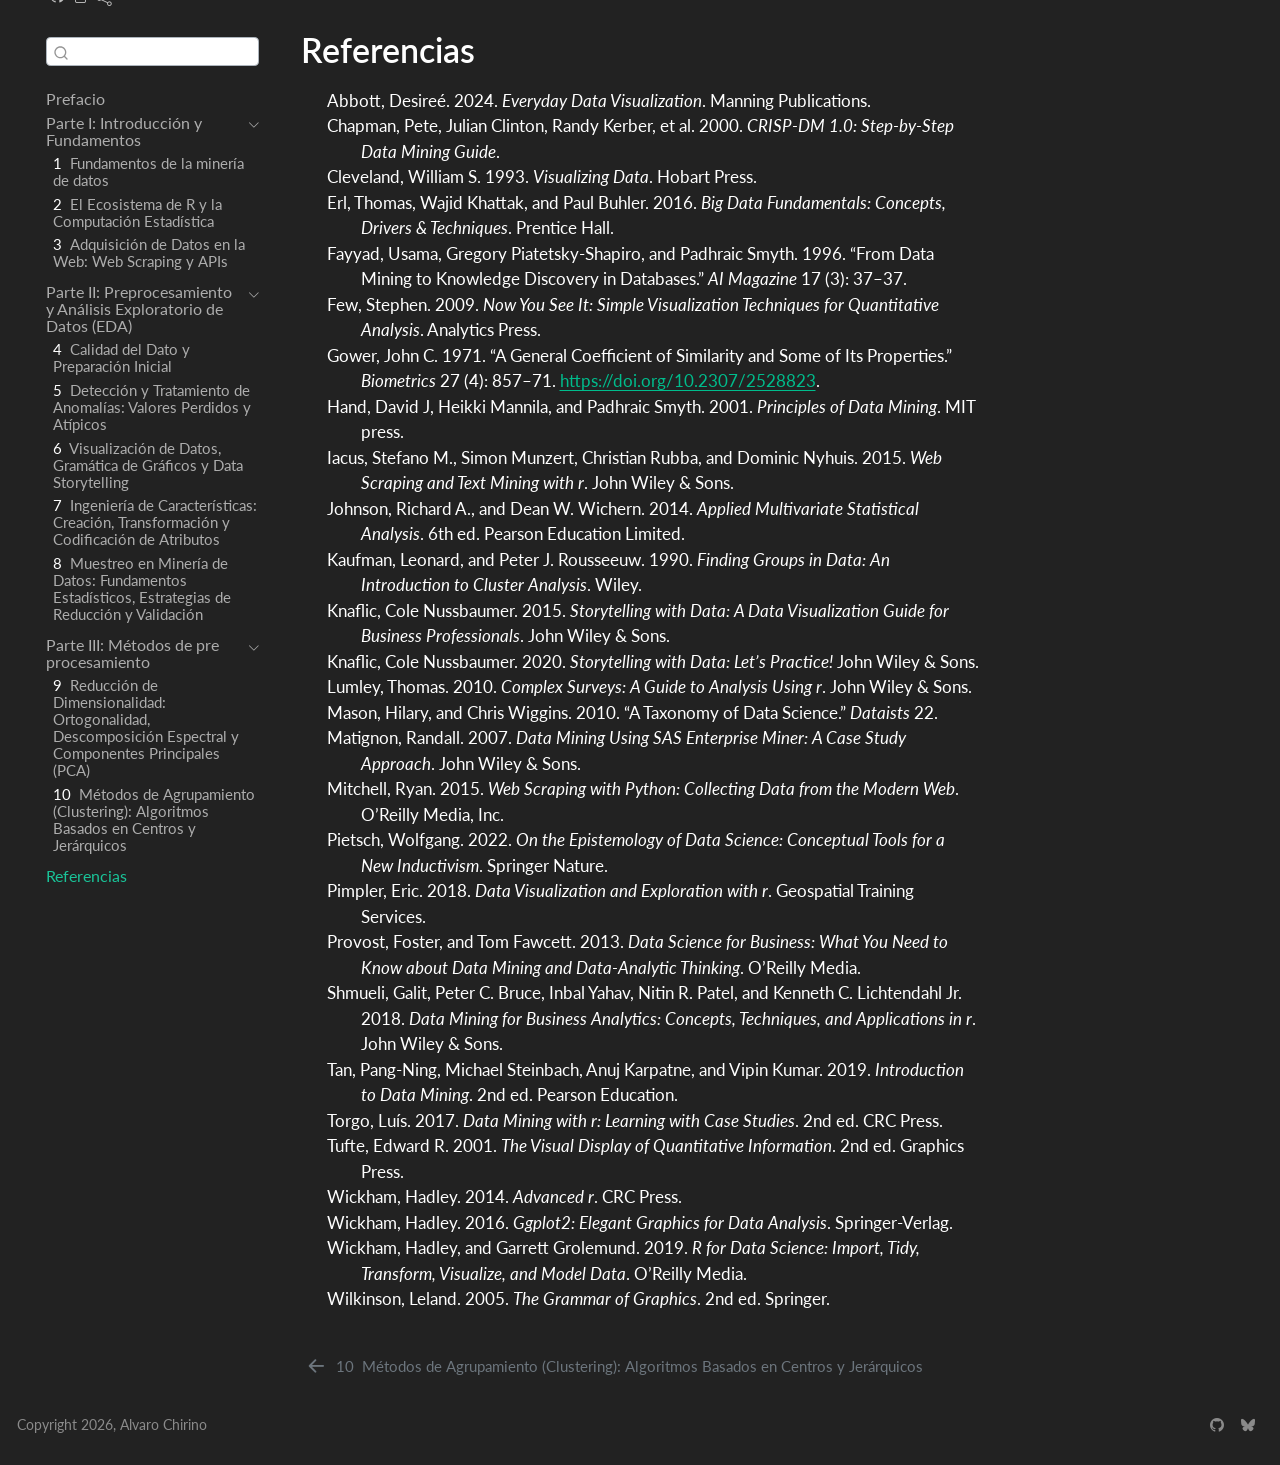
<file: _book/references.html>
<!DOCTYPE html>
<html xmlns="http://www.w3.org/1999/xhtml" lang="en" xml:lang="en"><head>

<meta charset="utf-8">
<meta name="generator" content="quarto-1.10.19">

<meta name="viewport" content="width=device-width, initial-scale=1.0, user-scalable=yes">


<title>Referencias – Minería de Datos</title>
<style>
/* Default styles provided by pandoc.
** See https://pandoc.org/MANUAL.html#variables-for-html for config info.
*/
span.smallcaps{font-variant: small-caps;}
div.columns{display: flex; gap: 1.5em;}
div.column{flex: auto;}
@media screen {
div.columns{gap: min(4vw, 1.5em);}
div.column{overflow-x: auto;}
}
div.hanging-indent{margin-left: 1.5em; text-indent: -1.5em;}
ul.task-list{list-style: none;}
ul.task-list li input[type="checkbox"] {
  width: 0.8em;
  margin: 0 0.8em 0.2em -1em; /* quarto-specific, see https://github.com/quarto-dev/quarto-cli/issues/4556 */ 
  vertical-align: middle;
}
/* CSS for citations */
div.csl-bib-body { }
div.csl-entry {
  clear: both;
}
.hanging-indent div.csl-entry {
  margin-left:2em;
  text-indent:-2em;
}
div.csl-left-margin {
  min-width:2em;
  float:left;
}
div.csl-right-inline {
  margin-left:2em;
  padding-left:1em;
}
div.csl-indent {
  margin-left: 2em;
}</style>


<script src="site_libs/quarto-nav/quarto-nav.js"></script>
<script src="site_libs/quarto-nav/headroom.min.js"></script>
<script src="site_libs/clipboard/clipboard.min.js"></script>
<script src="site_libs/quarto-search/autocomplete.umd.js"></script>
<script src="site_libs/quarto-search/fuse.min.js"></script>
<script src="site_libs/quarto-search/quarto-search.js"></script>
<meta name="quarto:offset" content="./">
<link href="./agrupamiento_clustering.html" rel="prev">
<script src="site_libs/quarto-html/quarto.js" type="module"></script>
<script src="site_libs/quarto-html/tabsets/tabsets.js" type="module"></script>
<script src="site_libs/quarto-html/popper.min.js"></script>
<script src="site_libs/quarto-html/tippy.umd.min.js"></script>
<script src="site_libs/quarto-html/anchor.min.js"></script>
<link href="site_libs/quarto-html/tippy.css" rel="stylesheet">
<link href="site_libs/quarto-html/quarto-syntax-highlighting-bf27225e3a48a9273f3daa8f8e829971.css" rel="stylesheet" class="quarto-color-scheme" id="quarto-text-highlighting-styles">
<link href="site_libs/quarto-html/quarto-syntax-highlighting-dark-b626d73c4c936ccc3cb08be7d45d1df6.css" rel="stylesheet" class="quarto-color-scheme quarto-color-alternate" id="quarto-text-highlighting-styles">
<script src="site_libs/bootstrap/bootstrap.min.js"></script>
<link href="site_libs/bootstrap/bootstrap-icons.css" rel="stylesheet">
<link href="site_libs/bootstrap/bootstrap-be67d91eaee7ee535f133f4b8a0584b9.min.css" rel="stylesheet" append-hash="true" class="quarto-color-scheme" id="quarto-bootstrap" data-mode="light">
<link href="site_libs/bootstrap/bootstrap-dark-40d2b7ce583afdaabd40688eef35f9b9.min.css" rel="stylesheet" append-hash="true" class="quarto-color-scheme quarto-color-alternate" id="quarto-bootstrap" data-mode="dark">
<script id="quarto-search-options" type="application/json">{
  "location": "sidebar",
  "copy-button": false,
  "collapse-after": 3,
  "panel-placement": "start",
  "type": "textbox",
  "limit": 50,
  "keyboard-shortcut": [
    "f",
    "/",
    "s"
  ],
  "show-item-context": false,
  "language": {
    "search-no-results-text": "No results",
    "search-matching-documents-text": "matching documents",
    "search-copy-link-title": "Copy link to search",
    "search-hide-matches-text": "Hide additional matches",
    "search-more-match-text": "more match in this document",
    "search-more-matches-text": "more matches in this document",
    "search-clear-button-title": "Clear",
    "search-text-placeholder": "",
    "search-detached-cancel-button-title": "Cancel",
    "search-submit-button-title": "Submit",
    "search-label": "Search"
  }
}</script>


<meta name="twitter:title" content="Referencias – Minería de Datos">
<meta name="twitter:card" content="summary">
</head>

<body class="nav-sidebar floating quarto-dark"><script id="quarto-html-before-body" type="application/javascript">
    const toggleBodyColorMode = (bsSheetEl) => {
      const mode = bsSheetEl.getAttribute("data-mode");
      const bodyEl = window.document.querySelector("body");
      if (mode === "dark") {
        bodyEl.classList.add("quarto-dark");
        bodyEl.classList.remove("quarto-light");
      } else {
        bodyEl.classList.add("quarto-light");
        bodyEl.classList.remove("quarto-dark");
      }
    }
    const toggleBodyColorPrimary = () => {
      const bsSheetEl = window.document.querySelector("link#quarto-bootstrap:not([rel=disabled-stylesheet])");
      if (bsSheetEl) {
        toggleBodyColorMode(bsSheetEl);
      }
    }
    const setColorSchemeToggle = (alternate) => {
      const toggles = window.document.querySelectorAll('.quarto-color-scheme-toggle');
      for (let i=0; i < toggles.length; i++) {
        const toggle = toggles[i];
        if (toggle) {
          if (alternate) {
            toggle.classList.add("alternate");
          } else {
            toggle.classList.remove("alternate");
          }
        }
      }
    };
    const toggleColorMode = (alternate) => {
      // Switch the stylesheets
      const primaryStylesheets = window.document.querySelectorAll('link.quarto-color-scheme:not(.quarto-color-alternate)');
      const alternateStylesheets = window.document.querySelectorAll('link.quarto-color-scheme.quarto-color-alternate');
      manageTransitions('#quarto-margin-sidebar .nav-link', false);
      if (alternate) {
        // note: dark is layered on light, we don't disable primary!
        enableStylesheet(alternateStylesheets);
        for (const sheetNode of alternateStylesheets) {
          if (sheetNode.id === "quarto-bootstrap") {
            toggleBodyColorMode(sheetNode);
          }
        }
      } else {
        disableStylesheet(alternateStylesheets);
        enableStylesheet(primaryStylesheets)
        toggleBodyColorPrimary();
      }
      manageTransitions('#quarto-margin-sidebar .nav-link', true);
      // Switch the toggles
      setColorSchemeToggle(alternate)
      // Hack to workaround the fact that safari doesn't
      // properly recolor the scrollbar when toggling (#1455)
      if (navigator.userAgent.indexOf('Safari') > 0 && navigator.userAgent.indexOf('Chrome') == -1) {
        manageTransitions("body", false);
        window.scrollTo(0, 1);
        setTimeout(() => {
          window.scrollTo(0, 0);
          manageTransitions("body", true);
        }, 40);
      }
    }
    const disableStylesheet = (stylesheets) => {
      for (let i=0; i < stylesheets.length; i++) {
        const stylesheet = stylesheets[i];
        stylesheet.rel = 'disabled-stylesheet';
      }
    }
    const enableStylesheet = (stylesheets) => {
      for (let i=0; i < stylesheets.length; i++) {
        const stylesheet = stylesheets[i];
        if(stylesheet.rel !== 'stylesheet') { // for Chrome, which will still FOUC without this check
          stylesheet.rel = 'stylesheet';
        }
      }
    }
    const manageTransitions = (selector, allowTransitions) => {
      const els = window.document.querySelectorAll(selector);
      for (let i=0; i < els.length; i++) {
        const el = els[i];
        if (allowTransitions) {
          el.classList.remove('notransition');
        } else {
          el.classList.add('notransition');
        }
      }
    }
    const isFileUrl = () => {
      return window.location.protocol === 'file:';
    }
    const hasAlternateSentinel = () => {
      let styleSentinel = getColorSchemeSentinel();
      if (styleSentinel !== null) {
        return styleSentinel === "alternate";
      } else {
        return false;
      }
    }
    const setStyleSentinel = (alternate) => {
      const value = alternate ? "alternate" : "default";
      if (!isFileUrl()) {
        window.localStorage.setItem("quarto-color-scheme", value);
      } else {
        localAlternateSentinel = value;
      }
    }
    const getColorSchemeSentinel = () => {
      if (!isFileUrl()) {
        const storageValue = window.localStorage.getItem("quarto-color-scheme");
        return storageValue != null ? storageValue : localAlternateSentinel;
      } else {
        return localAlternateSentinel;
      }
    }
    const toggleGiscusIfUsed = (isAlternate, darkModeDefault) => {
      const baseTheme = document.querySelector('#giscus-base-theme')?.value ?? 'light';
      const alternateTheme = document.querySelector('#giscus-alt-theme')?.value ?? 'dark';
      let newTheme = '';
      if(authorPrefersDark) {
        newTheme = isAlternate ? baseTheme : alternateTheme;
      } else {
        newTheme = isAlternate ? alternateTheme : baseTheme;
      }
      const changeGiscusTheme = () => {
        // From: https://github.com/giscus/giscus/issues/336
        const sendMessage = (message) => {
          const iframe = document.querySelector('iframe.giscus-frame');
          if (!iframe) return;
          iframe.contentWindow.postMessage({ giscus: message }, 'https://giscus.app');
        }
        sendMessage({
          setConfig: {
            theme: newTheme
          }
        });
      }
      const isGiscussLoaded = window.document.querySelector('iframe.giscus-frame') !== null;
      if (isGiscussLoaded) {
        changeGiscusTheme();
      }
    };
    const authorPrefersDark = true;
    const darkModeDefault = authorPrefersDark;
    let localAlternateSentinel = darkModeDefault ? 'alternate' : 'default';
    // Dark / light mode switch
    window.quartoToggleColorScheme = () => {
      // Read the current dark / light value
      let toAlternate = !hasAlternateSentinel();
      toggleColorMode(toAlternate);
      setStyleSentinel(toAlternate);
      toggleGiscusIfUsed(toAlternate, darkModeDefault);
      window.dispatchEvent(new Event('resize'));
    };
    // Switch to dark mode if need be
    if (hasAlternateSentinel()) {
      toggleColorMode(true);
    } else {
      toggleColorMode(false);
    }
  </script>

<div id="quarto-search-results"></div>
  <header id="quarto-header" class="headroom fixed-top">
  <nav class="quarto-secondary-nav">
    <div class="container-fluid d-flex">
      <button type="button" class="quarto-btn-toggle btn" data-bs-toggle="collapse" role="button" data-bs-target=".quarto-sidebar-collapse-item" aria-controls="quarto-sidebar" aria-expanded="false" aria-label="Toggle sidebar navigation" onclick="if (window.quartoToggleHeadroom) { window.quartoToggleHeadroom(); }">
        <i class="bi bi-layout-text-sidebar-reverse"></i>
      </button>
        <nav class="quarto-page-breadcrumbs" aria-label="breadcrumb"><ol class="breadcrumb"><li class="breadcrumb-item"><a href="./references.html">Referencias</a></li></ol></nav>
        <a class="flex-grow-1" role="navigation" data-bs-toggle="collapse" data-bs-target=".quarto-sidebar-collapse-item" aria-controls="quarto-sidebar" aria-expanded="false" aria-label="Toggle sidebar navigation" onclick="if (window.quartoToggleHeadroom) { window.quartoToggleHeadroom(); }">      
        </a>
      <button type="button" class="btn quarto-search-button" aria-label="Search" onclick="window.quartoOpenSearch();">
        <i class="bi bi-search"></i>
      </button>
    </div>
  </nav>
</header>
<!-- content -->
<div id="quarto-content" class="quarto-container page-columns page-rows-contents page-layout-article">
<!-- sidebar -->
  <nav id="quarto-sidebar" class="sidebar collapse collapse-horizontal quarto-sidebar-collapse-item sidebar-navigation floating overflow-auto">
    <div class="pt-lg-2 mt-2 text-left sidebar-header">
    <div class="sidebar-title mb-0 py-0">
      <a href="./">Minería de Datos</a> 
        <div class="sidebar-tools-main tools-wide">
    <a href="https://github.com/data_mining/" title="Source Code" class="quarto-navigation-tool px-1" aria-label="Source Code"><i class="bi bi-github"></i></a>
    <a href="./Minería-de-Datos.pdf" title="Download PDF" class="quarto-navigation-tool px-1" aria-label="Download PDF"><i class="bi bi-file-pdf"></i></a>
    <div class="dropdown">
      <a href="" title="Share" id="quarto-navigation-tool-dropdown-0" class="quarto-navigation-tool dropdown-toggle px-1" data-bs-toggle="dropdown" aria-expanded="false" role="link" aria-label="Share"><i class="bi bi-share"></i></a>
      <ul class="dropdown-menu" aria-labelledby="quarto-navigation-tool-dropdown-0">
          <li>
            <a class="dropdown-item sidebar-tools-main-item" href="https://twitter.com/intent/tweet?url=|url|">
              <i class="bi bi-twitter pe-1"></i>
            Twitter
            </a>
          </li>
          <li>
            <a class="dropdown-item sidebar-tools-main-item" href="https://www.facebook.com/sharer/sharer.php?u=|url|">
              <i class="bi bi-facebook pe-1"></i>
            Facebook
            </a>
          </li>
      </ul>
    </div>
  <a href="" class="quarto-color-scheme-toggle quarto-navigation-tool  px-1" onclick="window.quartoToggleColorScheme(); return false;" title="Toggle dark mode"><i class="bi"></i></a>
</div>
    </div>
      </div>
        <div class="mt-2 flex-shrink-0 align-items-center">
        <div class="sidebar-search">
        <div id="quarto-search" class="" title="Search"></div>
        </div>
        </div>
    <div class="sidebar-menu-container"> 
    <ul class="list-unstyled mt-1">
        <li class="sidebar-item">
  <div class="sidebar-item-container"> 
  <a href="./index.html" class="sidebar-item-text sidebar-link">
 <span class="menu-text">Prefacio</span></a>
  </div>
</li>
        <li class="sidebar-item sidebar-item-section">
      <div class="sidebar-item-container"> 
            <a class="sidebar-item-text sidebar-link text-start" data-bs-toggle="collapse" data-bs-target="#quarto-sidebar-section-1" role="navigation" aria-expanded="true">
 <span class="menu-text">Parte I: Introducción y Fundamentos</span></a>
          <a class="sidebar-item-toggle text-start" data-bs-toggle="collapse" data-bs-target="#quarto-sidebar-section-1" role="navigation" aria-expanded="true" aria-label="Toggle section">
            <i class="bi bi-chevron-right ms-2"></i>
          </a> 
      </div>
      <ul id="quarto-sidebar-section-1" class="collapse list-unstyled sidebar-section depth1 show">  
          <li class="sidebar-item">
  <div class="sidebar-item-container"> 
  <a href="./fundamentos.html" class="sidebar-item-text sidebar-link">
 <span class="menu-text"><span class="chapter-number">1</span>&nbsp; <span class="chapter-title">Fundamentos de la minería de datos</span></span></a>
  </div>
</li>
          <li class="sidebar-item">
  <div class="sidebar-item-container"> 
  <a href="./r.html" class="sidebar-item-text sidebar-link">
 <span class="menu-text"><span class="chapter-number">2</span>&nbsp; <span class="chapter-title">El Ecosistema de R y la Computación Estadística</span></span></a>
  </div>
</li>
          <li class="sidebar-item">
  <div class="sidebar-item-container"> 
  <a href="./scrap.html" class="sidebar-item-text sidebar-link">
 <span class="menu-text"><span class="chapter-number">3</span>&nbsp; <span class="chapter-title">Adquisición de Datos en la Web: Web Scraping y APIs</span></span></a>
  </div>
</li>
      </ul>
  </li>
        <li class="sidebar-item sidebar-item-section">
      <div class="sidebar-item-container"> 
            <a class="sidebar-item-text sidebar-link text-start" data-bs-toggle="collapse" data-bs-target="#quarto-sidebar-section-2" role="navigation" aria-expanded="true">
 <span class="menu-text">Parte II: Preprocesamiento y Análisis Exploratorio de Datos (EDA)</span></a>
          <a class="sidebar-item-toggle text-start" data-bs-toggle="collapse" data-bs-target="#quarto-sidebar-section-2" role="navigation" aria-expanded="true" aria-label="Toggle section">
            <i class="bi bi-chevron-right ms-2"></i>
          </a> 
      </div>
      <ul id="quarto-sidebar-section-2" class="collapse list-unstyled sidebar-section depth1 show">  
          <li class="sidebar-item">
  <div class="sidebar-item-container"> 
  <a href="./calidad.html" class="sidebar-item-text sidebar-link">
 <span class="menu-text"><span class="chapter-number">4</span>&nbsp; <span class="chapter-title">Calidad del Dato y Preparación Inicial</span></span></a>
  </div>
</li>
          <li class="sidebar-item">
  <div class="sidebar-item-container"> 
  <a href="./anomalias.html" class="sidebar-item-text sidebar-link">
 <span class="menu-text"><span class="chapter-number">5</span>&nbsp; <span class="chapter-title">Detección y Tratamiento de Anomalías: Valores Perdidos y Atípicos</span></span></a>
  </div>
</li>
          <li class="sidebar-item">
  <div class="sidebar-item-container"> 
  <a href="./visualizacion.html" class="sidebar-item-text sidebar-link">
 <span class="menu-text"><span class="chapter-number">6</span>&nbsp; <span class="chapter-title">Visualización de Datos, Gramática de Gráficos y Data Storytelling</span></span></a>
  </div>
</li>
          <li class="sidebar-item">
  <div class="sidebar-item-container"> 
  <a href="./ingenieria_caracteristicas.html" class="sidebar-item-text sidebar-link">
 <span class="menu-text"><span class="chapter-number">7</span>&nbsp; <span class="chapter-title">Ingeniería de Características: Creación, Transformación y Codificación de Atributos</span></span></a>
  </div>
</li>
          <li class="sidebar-item">
  <div class="sidebar-item-container"> 
  <a href="./muestreo.html" class="sidebar-item-text sidebar-link">
 <span class="menu-text"><span class="chapter-number">8</span>&nbsp; <span class="chapter-title">Muestreo en Minería de Datos: Fundamentos Estadísticos, Estrategias de Reducción y Validación</span></span></a>
  </div>
</li>
      </ul>
  </li>
        <li class="sidebar-item sidebar-item-section">
      <div class="sidebar-item-container"> 
            <a class="sidebar-item-text sidebar-link text-start" data-bs-toggle="collapse" data-bs-target="#quarto-sidebar-section-3" role="navigation" aria-expanded="true">
 <span class="menu-text">Parte III: Métodos de pre procesamiento</span></a>
          <a class="sidebar-item-toggle text-start" data-bs-toggle="collapse" data-bs-target="#quarto-sidebar-section-3" role="navigation" aria-expanded="true" aria-label="Toggle section">
            <i class="bi bi-chevron-right ms-2"></i>
          </a> 
      </div>
      <ul id="quarto-sidebar-section-3" class="collapse list-unstyled sidebar-section depth1 show">  
          <li class="sidebar-item">
  <div class="sidebar-item-container"> 
  <a href="./pca_reduccion.html" class="sidebar-item-text sidebar-link">
 <span class="menu-text"><span class="chapter-number">9</span>&nbsp; <span class="chapter-title">Reducción de Dimensionalidad: Ortogonalidad, Descomposición Espectral y Componentes Principales (PCA)</span></span></a>
  </div>
</li>
          <li class="sidebar-item">
  <div class="sidebar-item-container"> 
  <a href="./agrupamiento_clustering.html" class="sidebar-item-text sidebar-link">
 <span class="menu-text"><span class="chapter-number">10</span>&nbsp; <span class="chapter-title">Métodos de Agrupamiento (Clustering): Algoritmos Basados en Centros y Jerárquicos</span></span></a>
  </div>
</li>
      </ul>
  </li>
        <li class="sidebar-item">
  <div class="sidebar-item-container"> 
  <a href="./references.html" class="sidebar-item-text sidebar-link active">
 <span class="menu-text">Referencias</span></a>
  </div>
</li>
    </ul>
    </div>
</nav>
<div id="quarto-sidebar-glass" class="quarto-sidebar-collapse-item" data-bs-toggle="collapse" data-bs-target=".quarto-sidebar-collapse-item"></div>
<!-- margin-sidebar -->
    <div id="quarto-margin-sidebar" class="sidebar margin-sidebar zindex-bottom">
        
    </div>
<!-- main -->
<main class="content" id="quarto-document-content">


<header id="title-block-header" class="quarto-title-block default">
<div class="quarto-title">
<h1 class="title">Referencias</h1>
</div>



<div class="quarto-title-meta">

    
  
    
  </div>
  


</header>


<div id="refs" class="references csl-bib-body hanging-indent" role="list">
<div id="ref-abbott2024" class="csl-entry" role="listitem">
Abbott, Desireé. 2024. <em>Everyday Data Visualization</em>. Manning
Publications.
</div>
<div id="ref-chapman2000" class="csl-entry" role="listitem">
Chapman, Pete, Julian Clinton, Randy Kerber, et al. 2000. <em>CRISP-DM
1.0: Step-by-Step Data Mining Guide</em>.
</div>
<div id="ref-cleveland1993" class="csl-entry" role="listitem">
Cleveland, William S. 1993. <em>Visualizing Data</em>. Hobart Press.
</div>
<div id="ref-erl2016" class="csl-entry" role="listitem">
Erl, Thomas, Wajid Khattak, and Paul Buhler. 2016. <em>Big Data
Fundamentals: Concepts, Drivers &amp; Techniques</em>. Prentice Hall.
</div>
<div id="ref-fayyad1996" class="csl-entry" role="listitem">
Fayyad, Usama, Gregory Piatetsky-Shapiro, and Padhraic Smyth. 1996.
<span>“From Data Mining to Knowledge Discovery in Databases.”</span>
<em>AI Magazine</em> 17 (3): 37–37.
</div>
<div id="ref-few2009" class="csl-entry" role="listitem">
Few, Stephen. 2009. <em>Now You See It: Simple Visualization Techniques
for Quantitative Analysis</em>. Analytics Press.
</div>
<div id="ref-gower1971" class="csl-entry" role="listitem">
Gower, John C. 1971. <span>“A General Coefficient of Similarity and Some
of Its Properties.”</span> <em>Biometrics</em> 27 (4): 857–71. <a href="https://doi.org/10.2307/2528823">https://doi.org/10.2307/2528823</a>.
</div>
<div id="ref-hand2001principles" class="csl-entry" role="listitem">
Hand, David J, Heikki Mannila, and Padhraic Smyth. 2001. <em>Principles
of Data Mining</em>. MIT press.
</div>
<div id="ref-Iacus2015" class="csl-entry" role="listitem">
Iacus, Stefano M., Simon Munzert, Christian Rubba, and Dominic Nyhuis.
2015. <em>Web Scraping and Text Mining with r</em>. John Wiley &amp;
Sons.
</div>
<div id="ref-johnson2014" class="csl-entry" role="listitem">
Johnson, Richard A., and Dean W. Wichern. 2014. <em>Applied Multivariate
Statistical Analysis</em>. 6th ed. Pearson Education Limited.
</div>
<div id="ref-kaufman1990" class="csl-entry" role="listitem">
Kaufman, Leonard, and Peter J. Rousseeuw. 1990. <em>Finding Groups in
Data: An Introduction to Cluster Analysis</em>. Wiley.
</div>
<div id="ref-knaflic2015" class="csl-entry" role="listitem">
Knaflic, Cole Nussbaumer. 2015. <em>Storytelling with Data: A Data
Visualization Guide for Business Professionals</em>. John Wiley &amp;
Sons.
</div>
<div id="ref-knaflic2020" class="csl-entry" role="listitem">
Knaflic, Cole Nussbaumer. 2020. <em>Storytelling with Data: Let’s
Practice!</em> John Wiley &amp; Sons.
</div>
<div id="ref-lumley2010" class="csl-entry" role="listitem">
Lumley, Thomas. 2010. <em>Complex Surveys: A Guide to Analysis Using
r</em>. John Wiley &amp; Sons.
</div>
<div id="ref-mason2010" class="csl-entry" role="listitem">
Mason, Hilary, and Chris Wiggins. 2010. <span>“A Taxonomy of Data
Science.”</span> <em>Dataists</em> 22.
</div>
<div id="ref-matignon2007" class="csl-entry" role="listitem">
Matignon, Randall. 2007. <em>Data Mining Using SAS Enterprise Miner: A
Case Study Approach</em>. John Wiley &amp; Sons.
</div>
<div id="ref-Mitchell2015" class="csl-entry" role="listitem">
Mitchell, Ryan. 2015. <em>Web Scraping with Python: Collecting Data from
the Modern Web</em>. O’Reilly Media, Inc.
</div>
<div id="ref-pietsch2022" class="csl-entry" role="listitem">
Pietsch, Wolfgang. 2022. <em>On the Epistemology of Data Science:
Conceptual Tools for a New Inductivism</em>. Springer Nature.
</div>
<div id="ref-pimpler2018" class="csl-entry" role="listitem">
Pimpler, Eric. 2018. <em>Data Visualization and Exploration with r</em>.
Geospatial Training Services.
</div>
<div id="ref-provost2013" class="csl-entry" role="listitem">
Provost, Foster, and Tom Fawcett. 2013. <em>Data Science for Business:
What You Need to Know about Data Mining and Data-Analytic Thinking</em>.
O’Reilly Media.
</div>
<div id="ref-shmueli2018" class="csl-entry" role="listitem">
Shmueli, Galit, Peter C. Bruce, Inbal Yahav, Nitin R. Patel, and Kenneth
C. Lichtendahl Jr. 2018. <em>Data Mining for Business Analytics:
Concepts, Techniques, and Applications in r</em>. John Wiley &amp; Sons.
</div>
<div id="ref-tan2019" class="csl-entry" role="listitem">
Tan, Pang-Ning, Michael Steinbach, Anuj Karpatne, and Vipin Kumar. 2019.
<em>Introduction to Data Mining</em>. 2nd ed. Pearson Education.
</div>
<div id="ref-torgo2017" class="csl-entry" role="listitem">
Torgo, Luís. 2017. <em>Data Mining with r: Learning with Case
Studies</em>. 2nd ed. CRC Press.
</div>
<div id="ref-tufte2001" class="csl-entry" role="listitem">
Tufte, Edward R. 2001. <em>The Visual Display of Quantitative
Information</em>. 2nd ed. Graphics Press.
</div>
<div id="ref-wickham2014" class="csl-entry" role="listitem">
Wickham, Hadley. 2014. <em>Advanced r</em>. CRC Press.
</div>
<div id="ref-wickham2016" class="csl-entry" role="listitem">
Wickham, Hadley. 2016. <em>Ggplot2: Elegant Graphics for Data
Analysis</em>. Springer-Verlag.
</div>
<div id="ref-wickham2019" class="csl-entry" role="listitem">
Wickham, Hadley, and Garrett Grolemund. 2019. <em>R for Data Science:
Import, Tidy, Transform, Visualize, and Model Data</em>. O’Reilly Media.
</div>
<div id="ref-wilkinson2005" class="csl-entry" role="listitem">
Wilkinson, Leland. 2005. <em>The Grammar of Graphics</em>. 2nd ed.
Springer.
</div>
</div>



</main> <!-- /main -->
<script id="quarto-html-after-body" type="application/javascript">
  window.document.addEventListener("DOMContentLoaded", function (event) {
    // Ensure there is a toggle, if there isn't float one in the top right
    if (window.document.querySelector('.quarto-color-scheme-toggle') === null) {
      const a = window.document.createElement('a');
      a.classList.add('top-right');
      a.classList.add('quarto-color-scheme-toggle');
      a.href = "";
      a.onclick = function() { try { window.quartoToggleColorScheme(); } catch {} return false; };
      const i = window.document.createElement("i");
      i.classList.add('bi');
      a.appendChild(i);
      window.document.body.appendChild(a);
    }
    setColorSchemeToggle(hasAlternateSentinel())
    const icon = "";
    const anchorJS = new window.AnchorJS();
    anchorJS.options = {
      placement: 'right',
      icon: icon
    };
    anchorJS.add('.anchored');
    const isCodeAnnotation = (el) => {
      for (const clz of el.classList) {
        if (clz.startsWith('code-annotation-')) {                     
          return true;
        }
      }
      return false;
    }
    const onCopySuccess = function(e) {
      // button target
      const button = e.trigger;
      // don't keep focus
      button.blur();
      // flash "checked"
      button.classList.add('code-copy-button-checked');
      var currentTitle = button.getAttribute("title");
      button.setAttribute("title", "Copied!");
      let tooltip;
      if (window.bootstrap) {
        button.setAttribute("data-bs-toggle", "tooltip");
        button.setAttribute("data-bs-placement", "left");
        button.setAttribute("data-bs-title", "Copied!");
        tooltip = new bootstrap.Tooltip(button, 
          { trigger: "manual", 
            customClass: "code-copy-button-tooltip",
            offset: [0, -8]});
        tooltip.show();    
      }
      setTimeout(function() {
        if (tooltip) {
          tooltip.hide();
          button.removeAttribute("data-bs-title");
          button.removeAttribute("data-bs-toggle");
          button.removeAttribute("data-bs-placement");
        }
        button.setAttribute("title", currentTitle);
        button.classList.remove('code-copy-button-checked');
      }, 1000);
      // clear code selection
      e.clearSelection();
    }
    const getTextToCopy = function(trigger) {
      const outerScaffold = trigger.parentElement.cloneNode(true);
      const codeEl = outerScaffold.querySelector('code');
      for (const childEl of codeEl.children) {
        if (isCodeAnnotation(childEl)) {
          childEl.remove();
        }
      }
      return codeEl.innerText;
    }
    const clipboard = new window.ClipboardJS('.code-copy-button:not([data-in-quarto-modal])', {
      text: getTextToCopy
    });
    clipboard.on('success', onCopySuccess);
    if (window.document.getElementById('quarto-embedded-source-code-modal')) {
      const clipboardModal = new window.ClipboardJS('.code-copy-button[data-in-quarto-modal]', {
        text: getTextToCopy,
        container: window.document.getElementById('quarto-embedded-source-code-modal')
      });
      clipboardModal.on('success', onCopySuccess);
    }
      var localhostRegex = new RegExp(/^(?:http|https):\/\/localhost\:?[0-9]*\//);
      var mailtoRegex = new RegExp(/^mailto:/);
        var filterRegex = new RegExp("https:\/\/alvarolimber\.github\.io\/data_mining\/_book");
      var isInternal = (href) => {
          return filterRegex.test(href) || localhostRegex.test(href) || mailtoRegex.test(href);
      }
      // Inspect non-navigation links and adorn them if external
     var links = window.document.querySelectorAll('a[href]:not(.nav-link):not(.navbar-brand):not(.toc-action):not(.sidebar-link):not(.sidebar-item-toggle):not(.pagination-link):not(.no-external):not([aria-hidden]):not(.dropdown-item):not(.quarto-navigation-tool):not(.about-link)');
      for (var i=0; i<links.length; i++) {
        const link = links[i];
        if (!isInternal(link.href)) {
          // undo the damage that might have been done by quarto-nav.js in the case of
          // links that we want to consider external
          if (link.dataset.originalHref !== undefined) {
            link.href = link.dataset.originalHref;
          }
        }
      }
    function tippyHover(el, contentFn, onTriggerFn, onUntriggerFn) {
      const config = {
        allowHTML: true,
        maxWidth: 500,
        delay: 100,
        arrow: false,
        appendTo: function(el) {
            return el.parentElement;
        },
        interactive: true,
        interactiveBorder: 10,
        theme: 'quarto',
        placement: 'bottom-start',
      };
      if (contentFn) {
        config.content = contentFn;
      }
      if (onTriggerFn) {
        config.onTrigger = onTriggerFn;
      }
      if (onUntriggerFn) {
        config.onUntrigger = onUntriggerFn;
      }
      window.tippy(el, config); 
    }
    const noterefs = window.document.querySelectorAll('a[role="doc-noteref"]');
    for (var i=0; i<noterefs.length; i++) {
      const ref = noterefs[i];
      tippyHover(ref, function() {
        // use id or data attribute instead here
        let href = ref.getAttribute('data-footnote-href') || ref.getAttribute('href');
        try { href = new URL(href).hash; } catch {}
        const id = href.replace(/^#\/?/, "");
        const note = window.document.getElementById(id);
        if (note) {
          return note.innerHTML;
        } else {
          return "";
        }
      });
    }
    const xrefs = window.document.querySelectorAll('a.quarto-xref');
    const processXRef = (id, note) => {
      // Strip column container classes
      const stripColumnClz = (el) => {
        el.classList.remove("page-full", "page-columns");
        if (el.children) {
          for (const child of el.children) {
            stripColumnClz(child);
          }
        }
      }
      stripColumnClz(note)
      if (id === null || id.startsWith('sec-')) {
        // Special case sections, only their first couple elements
        const container = document.createElement("div");
        if (note.children && note.children.length > 2) {
          container.appendChild(note.children[0].cloneNode(true));
          for (let i = 1; i < note.children.length; i++) {
            const child = note.children[i];
            if (child.tagName === "P" && child.innerText === "") {
              continue;
            } else {
              container.appendChild(child.cloneNode(true));
              break;
            }
          }
          if (window.Quarto?.typesetMath) {
            window.Quarto.typesetMath(container);
          }
          return container.innerHTML
        } else {
          if (window.Quarto?.typesetMath) {
            window.Quarto.typesetMath(note);
          }
          return note.innerHTML;
        }
      } else {
        // Remove any anchor links if they are present
        const anchorLink = note.querySelector('a.anchorjs-link');
        if (anchorLink) {
          anchorLink.remove();
        }
        if (window.Quarto?.typesetMath) {
          window.Quarto.typesetMath(note);
        }
        if (note.classList.contains("callout")) {
          return note.outerHTML;
        } else {
          return note.innerHTML;
        }
      }
    }
    for (var i=0; i<xrefs.length; i++) {
      const xref = xrefs[i];
      tippyHover(xref, undefined, function(instance) {
        instance.disable();
        let url = xref.getAttribute('href');
        let hash = undefined; 
        if (url.startsWith('#')) {
          hash = url;
        } else {
          try { hash = new URL(url).hash; } catch {}
        }
        if (hash) {
          const id = hash.replace(/^#\/?/, "");
          const note = window.document.getElementById(id);
          if (note !== null) {
            try {
              const html = processXRef(id, note.cloneNode(true));
              instance.setContent(html);
            } finally {
              instance.enable();
              instance.show();
            }
          } else {
            // See if we can fetch this
            fetch(url.split('#')[0])
            .then(res => res.text())
            .then(html => {
              const parser = new DOMParser();
              const htmlDoc = parser.parseFromString(html, "text/html");
              const note = htmlDoc.getElementById(id);
              if (note !== null) {
                const html = processXRef(id, note);
                instance.setContent(html);
              } 
            }).finally(() => {
              instance.enable();
              instance.show();
            });
          }
        } else {
          // See if we can fetch a full url (with no hash to target)
          // This is a special case and we should probably do some content thinning / targeting
          fetch(url)
          .then(res => res.text())
          .then(html => {
            const parser = new DOMParser();
            const htmlDoc = parser.parseFromString(html, "text/html");
            const note = htmlDoc.querySelector('main.content');
            if (note !== null) {
              // This should only happen for chapter cross references
              // (since there is no id in the URL)
              // remove the first header
              if (note.children.length > 0 && note.children[0].tagName === "HEADER") {
                note.children[0].remove();
              }
              const html = processXRef(null, note);
              instance.setContent(html);
            } 
          }).finally(() => {
            instance.enable();
            instance.show();
          });
        }
      }, function(instance) {
      });
    }
        let selectedAnnoteEl;
        const selectorForAnnotation = ( cell, annotation) => {
          let cellAttr = 'data-code-cell="' + cell + '"';
          let lineAttr = 'data-code-annotation="' +  annotation + '"';
          const selector = 'span[' + cellAttr + '][' + lineAttr + ']';
          return selector;
        }
        const selectCodeLines = (annoteEl) => {
          const doc = window.document;
          const targetCell = annoteEl.getAttribute("data-target-cell");
          const targetAnnotation = annoteEl.getAttribute("data-target-annotation");
          const annoteSpan = window.document.querySelector(selectorForAnnotation(targetCell, targetAnnotation));
          const lines = annoteSpan.getAttribute("data-code-lines").split(",");
          const lineIds = lines.map((line) => {
            return targetCell + "-" + line;
          })
          let top = null;
          let height = null;
          let parent = null;
          if (lineIds.length > 0) {
              //compute the position of the single el (top and bottom and make a div)
              const el = window.document.getElementById(lineIds[0]);
              top = el.offsetTop;
              height = el.offsetHeight;
              parent = el.parentElement.parentElement;
            if (lineIds.length > 1) {
              const lastEl = window.document.getElementById(lineIds[lineIds.length - 1]);
              const bottom = lastEl.offsetTop + lastEl.offsetHeight;
              height = bottom - top;
            }
            if (top !== null && height !== null && parent !== null) {
              // cook up a div (if necessary) and position it 
              let div = window.document.getElementById("code-annotation-line-highlight");
              if (div === null) {
                div = window.document.createElement("div");
                div.setAttribute("id", "code-annotation-line-highlight");
                div.style.position = 'absolute';
                parent.appendChild(div);
              }
              div.style.top = top - 2 + "px";
              div.style.height = height + 4 + "px";
              div.style.left = 0;
              let gutterDiv = window.document.getElementById("code-annotation-line-highlight-gutter");
              if (gutterDiv === null) {
                gutterDiv = window.document.createElement("div");
                gutterDiv.setAttribute("id", "code-annotation-line-highlight-gutter");
                gutterDiv.style.position = 'absolute';
                const codeCell = window.document.getElementById(targetCell);
                const gutter = codeCell.querySelector('.code-annotation-gutter');
                gutter.appendChild(gutterDiv);
              }
              gutterDiv.style.top = top - 2 + "px";
              gutterDiv.style.height = height + 4 + "px";
            }
            selectedAnnoteEl = annoteEl;
          }
        };
        const unselectCodeLines = () => {
          const elementsIds = ["code-annotation-line-highlight", "code-annotation-line-highlight-gutter"];
          elementsIds.forEach((elId) => {
            const div = window.document.getElementById(elId);
            if (div) {
              div.remove();
            }
          });
          selectedAnnoteEl = undefined;
        };
          // Handle positioning of the toggle
      window.addEventListener(
        "resize",
        throttle(() => {
          elRect = undefined;
          if (selectedAnnoteEl) {
            selectCodeLines(selectedAnnoteEl);
          }
        }, 10)
      );
      function throttle(fn, ms) {
      let throttle = false;
      let timer;
        return (...args) => {
          if(!throttle) { // first call gets through
              fn.apply(this, args);
              throttle = true;
          } else { // all the others get throttled
              if(timer) clearTimeout(timer); // cancel #2
              timer = setTimeout(() => {
                fn.apply(this, args);
                timer = throttle = false;
              }, ms);
          }
        };
      }
        // Attach click handler to the DT
        const annoteDls = window.document.querySelectorAll('dt[data-target-cell]');
        for (const annoteDlNode of annoteDls) {
          annoteDlNode.addEventListener('click', (event) => {
            const clickedEl = event.target;
            if (clickedEl !== selectedAnnoteEl) {
              unselectCodeLines();
              const activeEl = window.document.querySelector('dt[data-target-cell].code-annotation-active');
              if (activeEl) {
                activeEl.classList.remove('code-annotation-active');
              }
              selectCodeLines(clickedEl);
              clickedEl.classList.add('code-annotation-active');
            } else {
              // Unselect the line
              unselectCodeLines();
              clickedEl.classList.remove('code-annotation-active');
            }
          });
        }
    const findCites = (el) => {
      const parentEl = el.parentElement;
      if (parentEl) {
        const cites = parentEl.dataset.cites;
        if (cites) {
          return {
            el,
            cites: cites.split(' ')
          };
        } else {
          return findCites(el.parentElement)
        }
      } else {
        return undefined;
      }
    };
    var bibliorefs = window.document.querySelectorAll('a[role="doc-biblioref"]');
    for (var i=0; i<bibliorefs.length; i++) {
      const ref = bibliorefs[i];
      const citeInfo = findCites(ref);
      if (citeInfo) {
        tippyHover(citeInfo.el, function() {
          var popup = window.document.createElement('div');
          citeInfo.cites.forEach(function(cite) {
            var citeDiv = window.document.createElement('div');
            citeDiv.classList.add('hanging-indent');
            citeDiv.classList.add('csl-entry');
            var biblioDiv = window.document.getElementById('ref-' + cite);
            if (biblioDiv) {
              citeDiv.innerHTML = biblioDiv.innerHTML;
            }
            popup.appendChild(citeDiv);
          });
          return popup.innerHTML;
        });
      }
    }
  });
  </script>
<nav class="page-navigation">
  <div class="nav-page nav-page-previous">
      <a href="./agrupamiento_clustering.html" class="pagination-link" aria-label="Métodos de Agrupamiento (Clustering): Algoritmos Basados en Centros y Jerárquicos">
        <i class="bi bi-arrow-left-short"></i> <span class="nav-page-text"><span class="chapter-number">10</span>&nbsp; <span class="chapter-title">Métodos de Agrupamiento (Clustering): Algoritmos Basados en Centros y Jerárquicos</span></span>
      </a>          
  </div>
  <div class="nav-page nav-page-next">
  </div>
</nav>
</div> <!-- /content -->
<footer class="footer">
  <div class="nav-footer">
    <div class="nav-footer-left">
<p>Copyright 2026, Alvaro Chirino</p>
</div>   
    <div class="nav-footer-center">
      &nbsp;
    </div>
    <div class="nav-footer-right">
      <ul class="footer-items list-unstyled">
    <li class="nav-item compact">
    <a class="nav-link" href="https://github.com/">
      <i class="bi bi-github" role="img">
</i> 
    </a>
  </li>  
    <li class="nav-item compact">
    <a class="nav-link" href="https://bsky.app/">
      <i class="bi bi-bluesky" role="img">
</i> 
    </a>
  </li>  
</ul>
    </div>
  </div>
</footer>




</body></html>
</file>
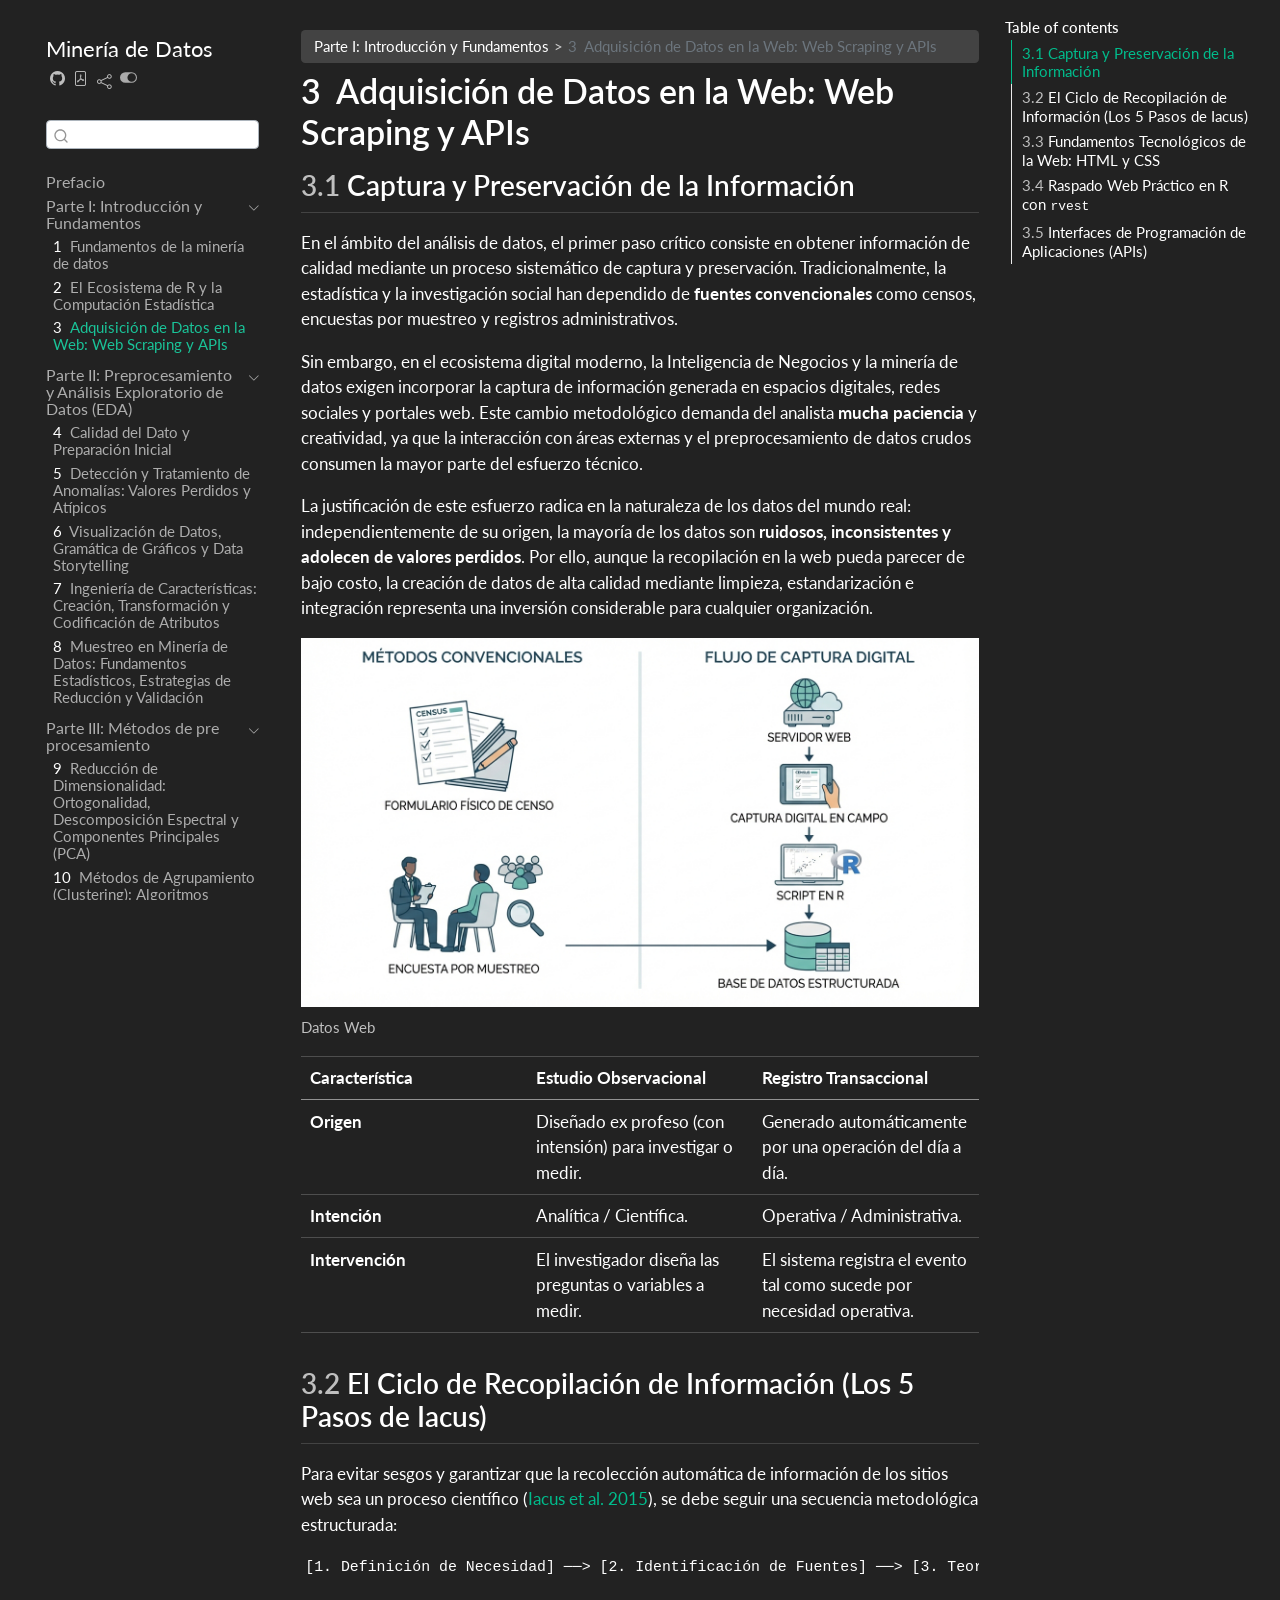
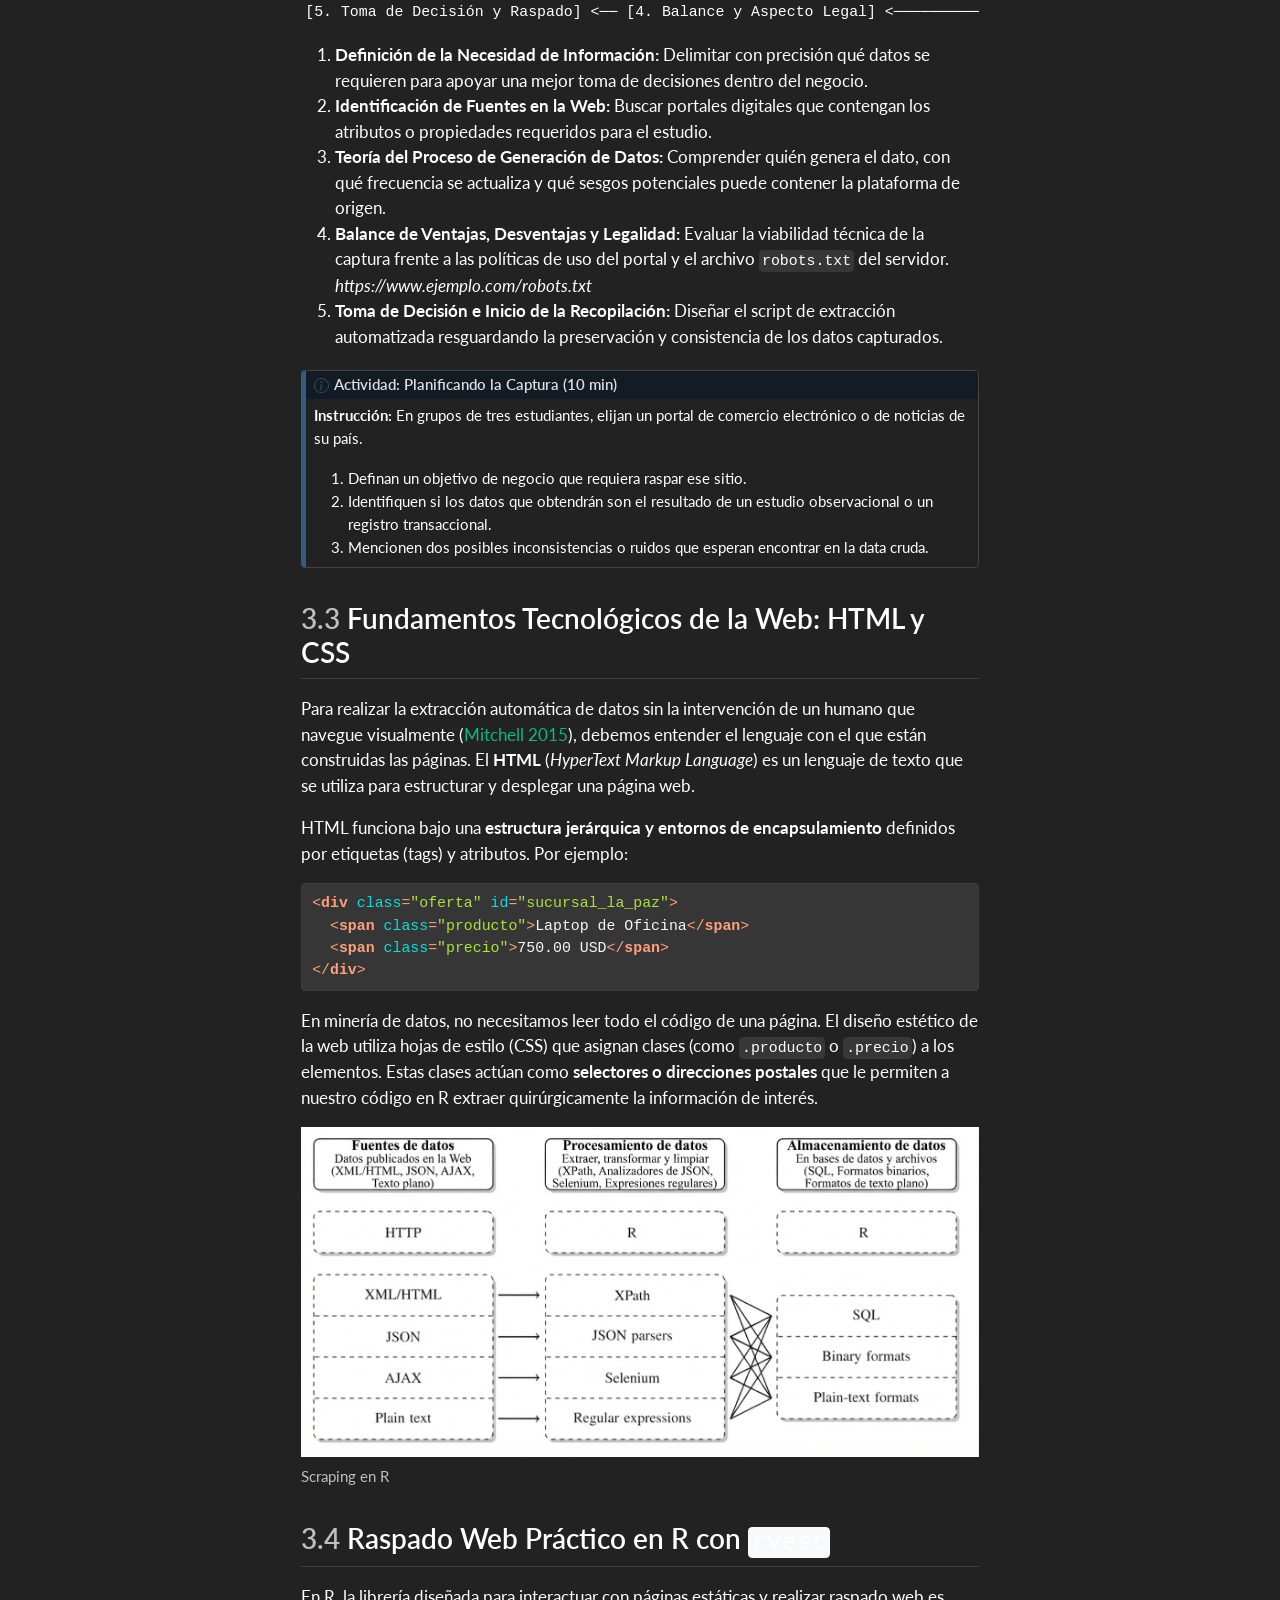
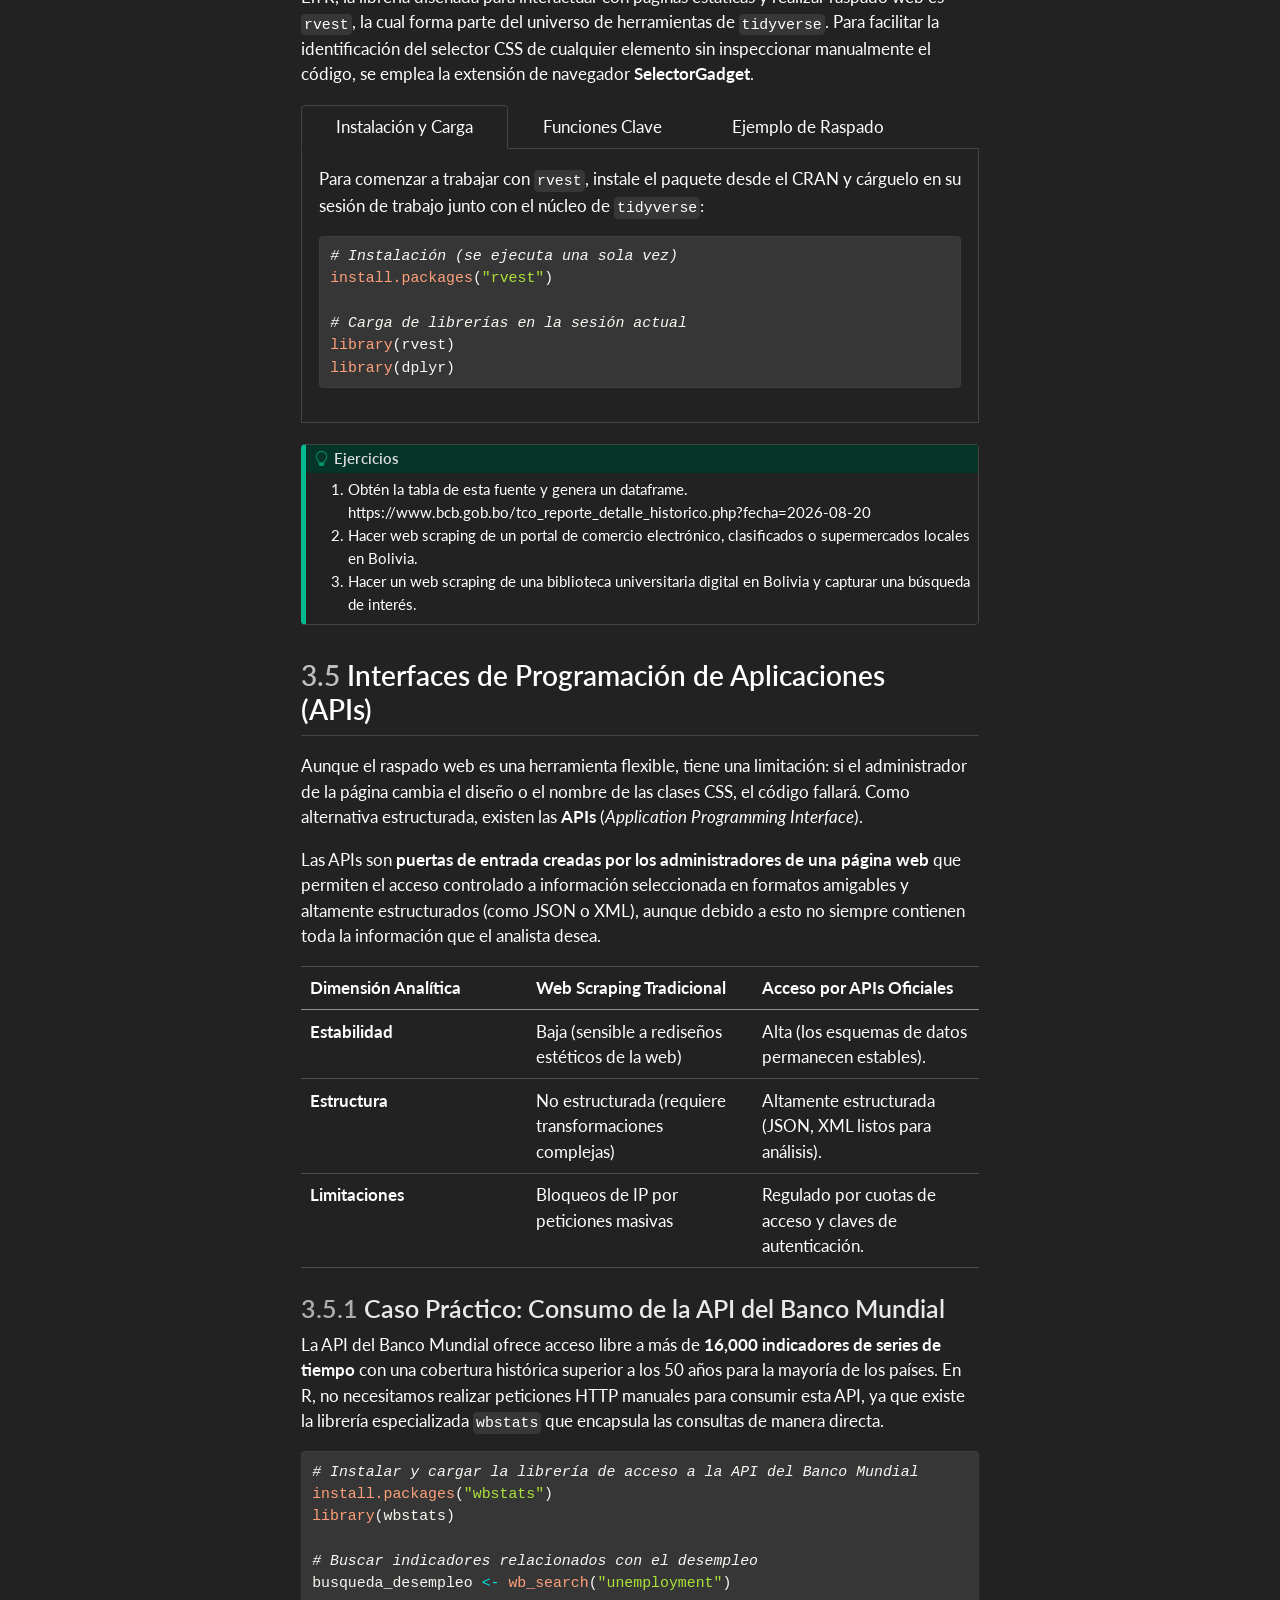
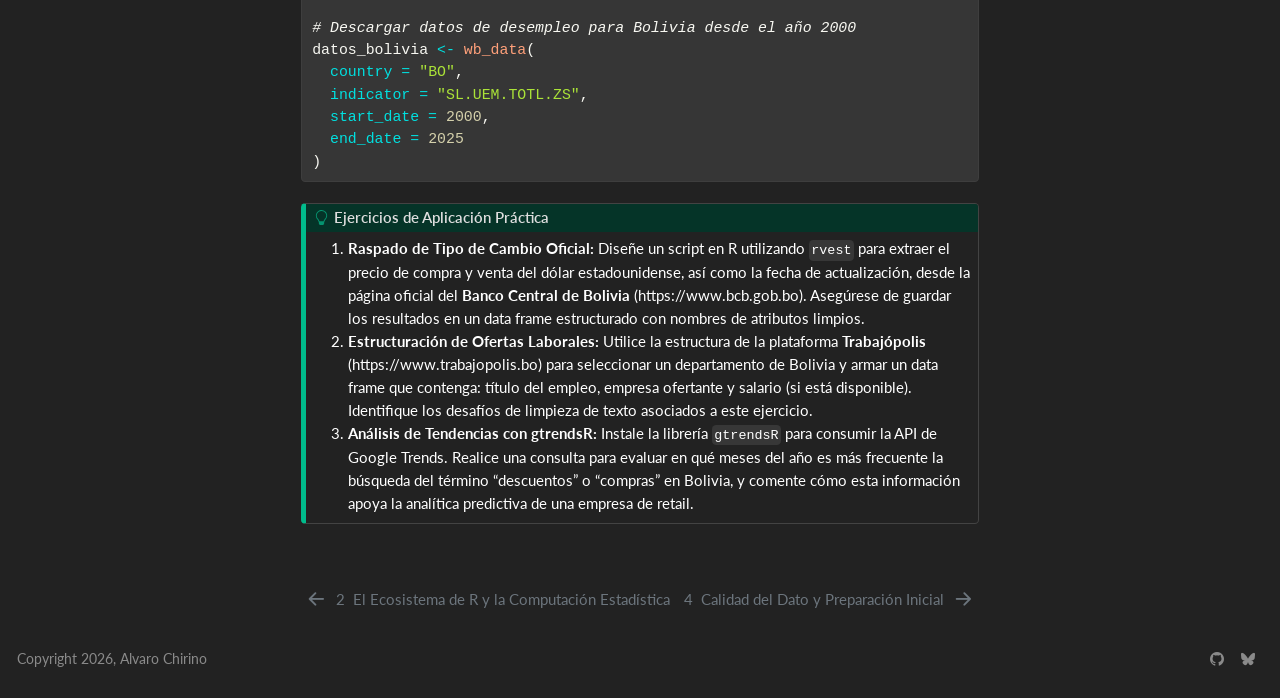
<file: _book/scrap.html>
<!DOCTYPE html>
<html xmlns="http://www.w3.org/1999/xhtml" lang="en" xml:lang="en"><head>

<meta charset="utf-8">
<meta name="generator" content="quarto-1.10.19">

<meta name="viewport" content="width=device-width, initial-scale=1.0, user-scalable=yes">


<title>3&nbsp; Adquisición de Datos en la Web: Web Scraping y APIs – Minería de Datos</title>
<style>
/* Default styles provided by pandoc.
** See https://pandoc.org/MANUAL.html#variables-for-html for config info.
*/
span.smallcaps{font-variant: small-caps;}
div.columns{display: flex; gap: 1.5em;}
div.column{flex: auto;}
@media screen {
div.columns{gap: min(4vw, 1.5em);}
div.column{overflow-x: auto;}
}
div.hanging-indent{margin-left: 1.5em; text-indent: -1.5em;}
ul.task-list{list-style: none;}
ul.task-list li input[type="checkbox"] {
  width: 0.8em;
  margin: 0 0.8em 0.2em -1em; /* quarto-specific, see https://github.com/quarto-dev/quarto-cli/issues/4556 */ 
  vertical-align: middle;
}
/* CSS for syntax highlighting */
html { -webkit-text-size-adjust: 100%; }
pre > code.sourceCode { white-space: pre; position: relative; }
pre > code.sourceCode > span { display: inline-block; line-height: 1.25; }
pre > code.sourceCode > span:empty { height: 1.2em; }
.sourceCode { overflow: visible; }
code.sourceCode > span { color: inherit; text-decoration: inherit; }
div.sourceCode { margin: 1em 0; }
pre.sourceCode { margin: 0; }
@media screen {
div.sourceCode { overflow: auto; }
}
@media print {
pre > code.sourceCode { white-space: pre-wrap; }
pre > code.sourceCode > span { text-indent: -5em; padding-left: 5em; }
}
pre.numberSource code
  { counter-reset: source-line 0; }
pre.numberSource code > span
  { position: relative; left: -4em; counter-increment: source-line; }
pre.numberSource code > span > a:first-child::before
  { content: counter(source-line);
    position: relative; left: -1em; text-align: right; vertical-align: baseline;
    border: none; display: inline-block;
    -webkit-touch-callout: none; -webkit-user-select: none;
    -khtml-user-select: none; -moz-user-select: none;
    -ms-user-select: none; user-select: none;
    padding: 0 4px; width: 4em;
  }
pre.numberSource { margin-left: 3em;  padding-left: 4px; }
div.sourceCode
  {   }
@media screen {
pre > code.sourceCode > span > a:first-child::before { text-decoration: underline; }
}
/* CSS for citations */
div.csl-bib-body { }
div.csl-entry {
  clear: both;
}
.hanging-indent div.csl-entry {
  margin-left:2em;
  text-indent:-2em;
}
div.csl-left-margin {
  min-width:2em;
  float:left;
}
div.csl-right-inline {
  margin-left:2em;
  padding-left:1em;
}
div.csl-indent {
  margin-left: 2em;
}</style>


<script src="site_libs/quarto-nav/quarto-nav.js"></script>
<script src="site_libs/quarto-nav/headroom.min.js"></script>
<script src="site_libs/clipboard/clipboard.min.js"></script>
<script src="site_libs/quarto-search/autocomplete.umd.js"></script>
<script src="site_libs/quarto-search/fuse.min.js"></script>
<script src="site_libs/quarto-search/quarto-search.js"></script>
<meta name="quarto:offset" content="./">
<link href="./calidad.html" rel="next">
<link href="./r.html" rel="prev">
<script src="site_libs/quarto-html/quarto.js" type="module"></script>
<script src="site_libs/quarto-html/tabsets/tabsets.js" type="module"></script>
<script src="site_libs/quarto-html/popper.min.js"></script>
<script src="site_libs/quarto-html/tippy.umd.min.js"></script>
<script src="site_libs/quarto-html/anchor.min.js"></script>
<link href="site_libs/quarto-html/tippy.css" rel="stylesheet">
<link href="site_libs/quarto-html/quarto-syntax-highlighting-bf27225e3a48a9273f3daa8f8e829971.css" rel="stylesheet" class="quarto-color-scheme" id="quarto-text-highlighting-styles">
<link href="site_libs/quarto-html/quarto-syntax-highlighting-dark-b626d73c4c936ccc3cb08be7d45d1df6.css" rel="stylesheet" class="quarto-color-scheme quarto-color-alternate" id="quarto-text-highlighting-styles">
<script src="site_libs/bootstrap/bootstrap.min.js"></script>
<link href="site_libs/bootstrap/bootstrap-icons.css" rel="stylesheet">
<link href="site_libs/bootstrap/bootstrap-be67d91eaee7ee535f133f4b8a0584b9.min.css" rel="stylesheet" append-hash="true" class="quarto-color-scheme" id="quarto-bootstrap" data-mode="light">
<link href="site_libs/bootstrap/bootstrap-dark-40d2b7ce583afdaabd40688eef35f9b9.min.css" rel="stylesheet" append-hash="true" class="quarto-color-scheme quarto-color-alternate" id="quarto-bootstrap" data-mode="dark">
<script id="quarto-search-options" type="application/json">{
  "location": "sidebar",
  "copy-button": false,
  "collapse-after": 3,
  "panel-placement": "start",
  "type": "textbox",
  "limit": 50,
  "keyboard-shortcut": [
    "f",
    "/",
    "s"
  ],
  "show-item-context": false,
  "language": {
    "search-no-results-text": "No results",
    "search-matching-documents-text": "matching documents",
    "search-copy-link-title": "Copy link to search",
    "search-hide-matches-text": "Hide additional matches",
    "search-more-match-text": "more match in this document",
    "search-more-matches-text": "more matches in this document",
    "search-clear-button-title": "Clear",
    "search-text-placeholder": "",
    "search-detached-cancel-button-title": "Cancel",
    "search-submit-button-title": "Submit",
    "search-label": "Search"
  }
}</script>


<meta name="twitter:title" content="3&nbsp; Adquisición de Datos en la Web: Web Scraping y APIs – Minería de Datos">
<meta name="twitter:description" content="">
<meta name="twitter:image" content="https://alvarolimber.github.io/data_mining/_book/fig/dataweb.jpeg">
<meta name="twitter:card" content="summary_large_image">
</head>

<body class="nav-sidebar floating quarto-dark"><script id="quarto-html-before-body" type="application/javascript">
    const toggleBodyColorMode = (bsSheetEl) => {
      const mode = bsSheetEl.getAttribute("data-mode");
      const bodyEl = window.document.querySelector("body");
      if (mode === "dark") {
        bodyEl.classList.add("quarto-dark");
        bodyEl.classList.remove("quarto-light");
      } else {
        bodyEl.classList.add("quarto-light");
        bodyEl.classList.remove("quarto-dark");
      }
    }
    const toggleBodyColorPrimary = () => {
      const bsSheetEl = window.document.querySelector("link#quarto-bootstrap:not([rel=disabled-stylesheet])");
      if (bsSheetEl) {
        toggleBodyColorMode(bsSheetEl);
      }
    }
    const setColorSchemeToggle = (alternate) => {
      const toggles = window.document.querySelectorAll('.quarto-color-scheme-toggle');
      for (let i=0; i < toggles.length; i++) {
        const toggle = toggles[i];
        if (toggle) {
          if (alternate) {
            toggle.classList.add("alternate");
          } else {
            toggle.classList.remove("alternate");
          }
        }
      }
    };
    const toggleColorMode = (alternate) => {
      // Switch the stylesheets
      const primaryStylesheets = window.document.querySelectorAll('link.quarto-color-scheme:not(.quarto-color-alternate)');
      const alternateStylesheets = window.document.querySelectorAll('link.quarto-color-scheme.quarto-color-alternate');
      manageTransitions('#quarto-margin-sidebar .nav-link', false);
      if (alternate) {
        // note: dark is layered on light, we don't disable primary!
        enableStylesheet(alternateStylesheets);
        for (const sheetNode of alternateStylesheets) {
          if (sheetNode.id === "quarto-bootstrap") {
            toggleBodyColorMode(sheetNode);
          }
        }
      } else {
        disableStylesheet(alternateStylesheets);
        enableStylesheet(primaryStylesheets)
        toggleBodyColorPrimary();
      }
      manageTransitions('#quarto-margin-sidebar .nav-link', true);
      // Switch the toggles
      setColorSchemeToggle(alternate)
      // Hack to workaround the fact that safari doesn't
      // properly recolor the scrollbar when toggling (#1455)
      if (navigator.userAgent.indexOf('Safari') > 0 && navigator.userAgent.indexOf('Chrome') == -1) {
        manageTransitions("body", false);
        window.scrollTo(0, 1);
        setTimeout(() => {
          window.scrollTo(0, 0);
          manageTransitions("body", true);
        }, 40);
      }
    }
    const disableStylesheet = (stylesheets) => {
      for (let i=0; i < stylesheets.length; i++) {
        const stylesheet = stylesheets[i];
        stylesheet.rel = 'disabled-stylesheet';
      }
    }
    const enableStylesheet = (stylesheets) => {
      for (let i=0; i < stylesheets.length; i++) {
        const stylesheet = stylesheets[i];
        if(stylesheet.rel !== 'stylesheet') { // for Chrome, which will still FOUC without this check
          stylesheet.rel = 'stylesheet';
        }
      }
    }
    const manageTransitions = (selector, allowTransitions) => {
      const els = window.document.querySelectorAll(selector);
      for (let i=0; i < els.length; i++) {
        const el = els[i];
        if (allowTransitions) {
          el.classList.remove('notransition');
        } else {
          el.classList.add('notransition');
        }
      }
    }
    const isFileUrl = () => {
      return window.location.protocol === 'file:';
    }
    const hasAlternateSentinel = () => {
      let styleSentinel = getColorSchemeSentinel();
      if (styleSentinel !== null) {
        return styleSentinel === "alternate";
      } else {
        return false;
      }
    }
    const setStyleSentinel = (alternate) => {
      const value = alternate ? "alternate" : "default";
      if (!isFileUrl()) {
        window.localStorage.setItem("quarto-color-scheme", value);
      } else {
        localAlternateSentinel = value;
      }
    }
    const getColorSchemeSentinel = () => {
      if (!isFileUrl()) {
        const storageValue = window.localStorage.getItem("quarto-color-scheme");
        return storageValue != null ? storageValue : localAlternateSentinel;
      } else {
        return localAlternateSentinel;
      }
    }
    const toggleGiscusIfUsed = (isAlternate, darkModeDefault) => {
      const baseTheme = document.querySelector('#giscus-base-theme')?.value ?? 'light';
      const alternateTheme = document.querySelector('#giscus-alt-theme')?.value ?? 'dark';
      let newTheme = '';
      if(authorPrefersDark) {
        newTheme = isAlternate ? baseTheme : alternateTheme;
      } else {
        newTheme = isAlternate ? alternateTheme : baseTheme;
      }
      const changeGiscusTheme = () => {
        // From: https://github.com/giscus/giscus/issues/336
        const sendMessage = (message) => {
          const iframe = document.querySelector('iframe.giscus-frame');
          if (!iframe) return;
          iframe.contentWindow.postMessage({ giscus: message }, 'https://giscus.app');
        }
        sendMessage({
          setConfig: {
            theme: newTheme
          }
        });
      }
      const isGiscussLoaded = window.document.querySelector('iframe.giscus-frame') !== null;
      if (isGiscussLoaded) {
        changeGiscusTheme();
      }
    };
    const authorPrefersDark = true;
    const darkModeDefault = authorPrefersDark;
    let localAlternateSentinel = darkModeDefault ? 'alternate' : 'default';
    // Dark / light mode switch
    window.quartoToggleColorScheme = () => {
      // Read the current dark / light value
      let toAlternate = !hasAlternateSentinel();
      toggleColorMode(toAlternate);
      setStyleSentinel(toAlternate);
      toggleGiscusIfUsed(toAlternate, darkModeDefault);
      window.dispatchEvent(new Event('resize'));
    };
    // Switch to dark mode if need be
    if (hasAlternateSentinel()) {
      toggleColorMode(true);
    } else {
      toggleColorMode(false);
    }
  </script>

<div id="quarto-search-results"></div>
  <header id="quarto-header" class="headroom fixed-top">
  <nav class="quarto-secondary-nav">
    <div class="container-fluid d-flex">
      <button type="button" class="quarto-btn-toggle btn" data-bs-toggle="collapse" role="button" data-bs-target=".quarto-sidebar-collapse-item" aria-controls="quarto-sidebar" aria-expanded="false" aria-label="Toggle sidebar navigation" onclick="if (window.quartoToggleHeadroom) { window.quartoToggleHeadroom(); }">
        <i class="bi bi-layout-text-sidebar-reverse"></i>
      </button>
        <nav class="quarto-page-breadcrumbs" aria-label="breadcrumb"><ol class="breadcrumb"><li class="breadcrumb-item"><a href="./fundamentos.html">Parte I: Introducción y Fundamentos</a></li><li class="breadcrumb-item"><a href="./scrap.html"><span class="chapter-number">3</span>&nbsp; <span class="chapter-title">Adquisición de Datos en la Web: Web Scraping y APIs</span></a></li></ol></nav>
        <a class="flex-grow-1" role="navigation" data-bs-toggle="collapse" data-bs-target=".quarto-sidebar-collapse-item" aria-controls="quarto-sidebar" aria-expanded="false" aria-label="Toggle sidebar navigation" onclick="if (window.quartoToggleHeadroom) { window.quartoToggleHeadroom(); }">      
        </a>
      <button type="button" class="btn quarto-search-button" aria-label="Search" onclick="window.quartoOpenSearch();">
        <i class="bi bi-search"></i>
      </button>
    </div>
  </nav>
</header>
<!-- content -->
<div id="quarto-content" class="quarto-container page-columns page-rows-contents page-layout-article">
<!-- sidebar -->
  <nav id="quarto-sidebar" class="sidebar collapse collapse-horizontal quarto-sidebar-collapse-item sidebar-navigation floating overflow-auto">
    <div class="pt-lg-2 mt-2 text-left sidebar-header">
    <div class="sidebar-title mb-0 py-0">
      <a href="./">Minería de Datos</a> 
        <div class="sidebar-tools-main tools-wide">
    <a href="https://github.com/data_mining/" title="Source Code" class="quarto-navigation-tool px-1" aria-label="Source Code"><i class="bi bi-github"></i></a>
    <a href="./Minería-de-Datos.pdf" title="Download PDF" class="quarto-navigation-tool px-1" aria-label="Download PDF"><i class="bi bi-file-pdf"></i></a>
    <div class="dropdown">
      <a href="" title="Share" id="quarto-navigation-tool-dropdown-0" class="quarto-navigation-tool dropdown-toggle px-1" data-bs-toggle="dropdown" aria-expanded="false" role="link" aria-label="Share"><i class="bi bi-share"></i></a>
      <ul class="dropdown-menu" aria-labelledby="quarto-navigation-tool-dropdown-0">
          <li>
            <a class="dropdown-item sidebar-tools-main-item" href="https://twitter.com/intent/tweet?url=|url|">
              <i class="bi bi-twitter pe-1"></i>
            Twitter
            </a>
          </li>
          <li>
            <a class="dropdown-item sidebar-tools-main-item" href="https://www.facebook.com/sharer/sharer.php?u=|url|">
              <i class="bi bi-facebook pe-1"></i>
            Facebook
            </a>
          </li>
      </ul>
    </div>
  <a href="" class="quarto-color-scheme-toggle quarto-navigation-tool  px-1" onclick="window.quartoToggleColorScheme(); return false;" title="Toggle dark mode"><i class="bi"></i></a>
</div>
    </div>
      </div>
        <div class="mt-2 flex-shrink-0 align-items-center">
        <div class="sidebar-search">
        <div id="quarto-search" class="" title="Search"></div>
        </div>
        </div>
    <div class="sidebar-menu-container"> 
    <ul class="list-unstyled mt-1">
        <li class="sidebar-item">
  <div class="sidebar-item-container"> 
  <a href="./index.html" class="sidebar-item-text sidebar-link">
 <span class="menu-text">Prefacio</span></a>
  </div>
</li>
        <li class="sidebar-item sidebar-item-section">
      <div class="sidebar-item-container"> 
            <a class="sidebar-item-text sidebar-link text-start" data-bs-toggle="collapse" data-bs-target="#quarto-sidebar-section-1" role="navigation" aria-expanded="true">
 <span class="menu-text">Parte I: Introducción y Fundamentos</span></a>
          <a class="sidebar-item-toggle text-start" data-bs-toggle="collapse" data-bs-target="#quarto-sidebar-section-1" role="navigation" aria-expanded="true" aria-label="Toggle section">
            <i class="bi bi-chevron-right ms-2"></i>
          </a> 
      </div>
      <ul id="quarto-sidebar-section-1" class="collapse list-unstyled sidebar-section depth1 show">  
          <li class="sidebar-item">
  <div class="sidebar-item-container"> 
  <a href="./fundamentos.html" class="sidebar-item-text sidebar-link">
 <span class="menu-text"><span class="chapter-number">1</span>&nbsp; <span class="chapter-title">Fundamentos de la minería de datos</span></span></a>
  </div>
</li>
          <li class="sidebar-item">
  <div class="sidebar-item-container"> 
  <a href="./r.html" class="sidebar-item-text sidebar-link">
 <span class="menu-text"><span class="chapter-number">2</span>&nbsp; <span class="chapter-title">El Ecosistema de R y la Computación Estadística</span></span></a>
  </div>
</li>
          <li class="sidebar-item">
  <div class="sidebar-item-container"> 
  <a href="./scrap.html" class="sidebar-item-text sidebar-link active">
 <span class="menu-text"><span class="chapter-number">3</span>&nbsp; <span class="chapter-title">Adquisición de Datos en la Web: Web Scraping y APIs</span></span></a>
  </div>
</li>
      </ul>
  </li>
        <li class="sidebar-item sidebar-item-section">
      <div class="sidebar-item-container"> 
            <a class="sidebar-item-text sidebar-link text-start" data-bs-toggle="collapse" data-bs-target="#quarto-sidebar-section-2" role="navigation" aria-expanded="true">
 <span class="menu-text">Parte II: Preprocesamiento y Análisis Exploratorio de Datos (EDA)</span></a>
          <a class="sidebar-item-toggle text-start" data-bs-toggle="collapse" data-bs-target="#quarto-sidebar-section-2" role="navigation" aria-expanded="true" aria-label="Toggle section">
            <i class="bi bi-chevron-right ms-2"></i>
          </a> 
      </div>
      <ul id="quarto-sidebar-section-2" class="collapse list-unstyled sidebar-section depth1 show">  
          <li class="sidebar-item">
  <div class="sidebar-item-container"> 
  <a href="./calidad.html" class="sidebar-item-text sidebar-link">
 <span class="menu-text"><span class="chapter-number">4</span>&nbsp; <span class="chapter-title">Calidad del Dato y Preparación Inicial</span></span></a>
  </div>
</li>
          <li class="sidebar-item">
  <div class="sidebar-item-container"> 
  <a href="./anomalias.html" class="sidebar-item-text sidebar-link">
 <span class="menu-text"><span class="chapter-number">5</span>&nbsp; <span class="chapter-title">Detección y Tratamiento de Anomalías: Valores Perdidos y Atípicos</span></span></a>
  </div>
</li>
          <li class="sidebar-item">
  <div class="sidebar-item-container"> 
  <a href="./visualizacion.html" class="sidebar-item-text sidebar-link">
 <span class="menu-text"><span class="chapter-number">6</span>&nbsp; <span class="chapter-title">Visualización de Datos, Gramática de Gráficos y Data Storytelling</span></span></a>
  </div>
</li>
          <li class="sidebar-item">
  <div class="sidebar-item-container"> 
  <a href="./ingenieria_caracteristicas.html" class="sidebar-item-text sidebar-link">
 <span class="menu-text"><span class="chapter-number">7</span>&nbsp; <span class="chapter-title">Ingeniería de Características: Creación, Transformación y Codificación de Atributos</span></span></a>
  </div>
</li>
          <li class="sidebar-item">
  <div class="sidebar-item-container"> 
  <a href="./muestreo.html" class="sidebar-item-text sidebar-link">
 <span class="menu-text"><span class="chapter-number">8</span>&nbsp; <span class="chapter-title">Muestreo en Minería de Datos: Fundamentos Estadísticos, Estrategias de Reducción y Validación</span></span></a>
  </div>
</li>
      </ul>
  </li>
        <li class="sidebar-item sidebar-item-section">
      <div class="sidebar-item-container"> 
            <a class="sidebar-item-text sidebar-link text-start" data-bs-toggle="collapse" data-bs-target="#quarto-sidebar-section-3" role="navigation" aria-expanded="true">
 <span class="menu-text">Parte III: Métodos de pre procesamiento</span></a>
          <a class="sidebar-item-toggle text-start" data-bs-toggle="collapse" data-bs-target="#quarto-sidebar-section-3" role="navigation" aria-expanded="true" aria-label="Toggle section">
            <i class="bi bi-chevron-right ms-2"></i>
          </a> 
      </div>
      <ul id="quarto-sidebar-section-3" class="collapse list-unstyled sidebar-section depth1 show">  
          <li class="sidebar-item">
  <div class="sidebar-item-container"> 
  <a href="./pca_reduccion.html" class="sidebar-item-text sidebar-link">
 <span class="menu-text"><span class="chapter-number">9</span>&nbsp; <span class="chapter-title">Reducción de Dimensionalidad: Ortogonalidad, Descomposición Espectral y Componentes Principales (PCA)</span></span></a>
  </div>
</li>
          <li class="sidebar-item">
  <div class="sidebar-item-container"> 
  <a href="./agrupamiento_clustering.html" class="sidebar-item-text sidebar-link">
 <span class="menu-text"><span class="chapter-number">10</span>&nbsp; <span class="chapter-title">Métodos de Agrupamiento (Clustering): Algoritmos Basados en Centros y Jerárquicos</span></span></a>
  </div>
</li>
      </ul>
  </li>
        <li class="sidebar-item">
  <div class="sidebar-item-container"> 
  <a href="./references.html" class="sidebar-item-text sidebar-link">
 <span class="menu-text">Referencias</span></a>
  </div>
</li>
    </ul>
    </div>
</nav>
<div id="quarto-sidebar-glass" class="quarto-sidebar-collapse-item" data-bs-toggle="collapse" data-bs-target=".quarto-sidebar-collapse-item"></div>
<!-- margin-sidebar -->
    <div id="quarto-margin-sidebar" class="sidebar margin-sidebar">
        <nav id="TOC" role="doc-toc" class="toc-active">
    <h2 id="toc-title">Table of contents</h2>
   
  <ul>
  <li><a href="#captura-y-preservación-de-la-información" id="toc-captura-y-preservación-de-la-información" class="nav-link active" data-scroll-target="#captura-y-preservación-de-la-información"><span class="header-section-number">3.1</span> Captura y Preservación de la Información</a></li>
  <li><a href="#el-ciclo-de-recopilación-de-información-los-5-pasos-de-iacus" id="toc-el-ciclo-de-recopilación-de-información-los-5-pasos-de-iacus" class="nav-link" data-scroll-target="#el-ciclo-de-recopilación-de-información-los-5-pasos-de-iacus"><span class="header-section-number">3.2</span> El Ciclo de Recopilación de Información (Los 5 Pasos de Iacus)</a></li>
  <li><a href="#fundamentos-tecnológicos-de-la-web-html-y-css" id="toc-fundamentos-tecnológicos-de-la-web-html-y-css" class="nav-link" data-scroll-target="#fundamentos-tecnológicos-de-la-web-html-y-css"><span class="header-section-number">3.3</span> Fundamentos Tecnológicos de la Web: HTML y CSS</a></li>
  <li><a href="#raspado-web-práctico-en-r-con-rvest" id="toc-raspado-web-práctico-en-r-con-rvest" class="nav-link" data-scroll-target="#raspado-web-práctico-en-r-con-rvest"><span class="header-section-number">3.4</span> Raspado Web Práctico en R con <code>rvest</code></a></li>
  <li><a href="#interfaces-de-programación-de-aplicaciones-apis" id="toc-interfaces-de-programación-de-aplicaciones-apis" class="nav-link" data-scroll-target="#interfaces-de-programación-de-aplicaciones-apis"><span class="header-section-number">3.5</span> Interfaces de Programación de Aplicaciones (APIs)</a>
  <ul class="collapse">
  <li><a href="#caso-práctico-consumo-de-la-api-del-banco-mundial" id="toc-caso-práctico-consumo-de-la-api-del-banco-mundial" class="nav-link" data-scroll-target="#caso-práctico-consumo-de-la-api-del-banco-mundial"><span class="header-section-number">3.5.1</span> Caso Práctico: Consumo de la API del Banco Mundial</a></li>
  </ul></li>
  </ul>
</nav>
    </div>
<!-- main -->
<main class="content" id="quarto-document-content">


<header id="title-block-header" class="quarto-title-block default"><nav class="quarto-page-breadcrumbs quarto-title-breadcrumbs d-none d-lg-block" aria-label="breadcrumb"><ol class="breadcrumb"><li class="breadcrumb-item"><a href="./fundamentos.html">Parte I: Introducción y Fundamentos</a></li><li class="breadcrumb-item"><a href="./scrap.html"><span class="chapter-number">3</span>&nbsp; <span class="chapter-title">Adquisición de Datos en la Web: Web Scraping y APIs</span></a></li></ol></nav>
<div class="quarto-title">
<h1 class="title"><span class="chapter-number">3</span>&nbsp; <span class="chapter-title">Adquisición de Datos en la Web: Web Scraping y APIs</span></h1>
</div>



<div class="quarto-title-meta">

    
  
    
  </div>
  


</header>


<section id="captura-y-preservación-de-la-información" class="level2" data-number="3.1">
<h2 data-number="3.1" class="anchored" data-anchor-id="captura-y-preservación-de-la-información"><span class="header-section-number">3.1</span> Captura y Preservación de la Información</h2>
<p>En el ámbito del análisis de datos, el primer paso crítico consiste en obtener información de calidad mediante un proceso sistemático de captura y preservación. Tradicionalmente, la estadística y la investigación social han dependido de <strong>fuentes convencionales</strong> como censos, encuestas por muestreo y registros administrativos.</p>
<p>Sin embargo, en el ecosistema digital moderno, la Inteligencia de Negocios y la minería de datos exigen incorporar la captura de información generada en espacios digitales, redes sociales y portales web. Este cambio metodológico demanda del analista <strong>mucha paciencia</strong> y creatividad, ya que la interacción con áreas externas y el preprocesamiento de datos crudos consumen la mayor parte del esfuerzo técnico.</p>
<p>La justificación de este esfuerzo radica en la naturaleza de los datos del mundo real: independientemente de su origen, la mayoría de los datos son <strong>ruidosos, inconsistentes y adolecen de valores perdidos</strong>. Por ello, aunque la recopilación en la web pueda parecer de bajo costo, la creación de datos de alta calidad mediante limpieza, estandarización e integración representa una inversión considerable para cualquier organización.</p>
<div class="quarto-figure quarto-figure-center">
<figure class="figure">
<p><img src="fig/dataweb.jpeg" class="img-fluid figure-img"></p>
<figcaption>Datos Web</figcaption>
</figure>
</div>
<table class="caption-top table">
<colgroup>
<col style="width: 33%">
<col style="width: 33%">
<col style="width: 33%">
</colgroup>
<thead>
<tr class="header">
<th>Característica</th>
<th>Estudio Observacional</th>
<th>Registro Transaccional</th>
</tr>
</thead>
<tbody>
<tr class="odd">
<td><strong>Origen</strong></td>
<td>Diseñado ex profeso (con intensión) para investigar o medir.</td>
<td>Generado automáticamente por una operación del día a día.</td>
</tr>
<tr class="even">
<td><strong>Intención</strong></td>
<td>Analítica / Científica.</td>
<td>Operativa / Administrativa.</td>
</tr>
<tr class="odd">
<td><strong>Intervención</strong></td>
<td>El investigador diseña las preguntas o variables a medir.</td>
<td>El sistema registra el evento tal como sucede por necesidad operativa.</td>
</tr>
</tbody>
</table>
</section>
<section id="el-ciclo-de-recopilación-de-información-los-5-pasos-de-iacus" class="level2" data-number="3.2">
<h2 data-number="3.2" class="anchored" data-anchor-id="el-ciclo-de-recopilación-de-información-los-5-pasos-de-iacus"><span class="header-section-number">3.2</span> El Ciclo de Recopilación de Información (Los 5 Pasos de Iacus)</h2>
<p>Para evitar sesgos y garantizar que la recolección automática de información de los sitios web sea un proceso científico <span class="citation" data-cites="Iacus2015">(<a href="references.html#ref-Iacus2015" role="doc-biblioref">Iacus et al. 2015</a>)</span>, se debe seguir una secuencia metodológica estructurada:</p>
<pre><code>[1. Definición de Necesidad] ──&gt; [2. Identificación de Fuentes] ──&gt; [3. Teoría de Generación]
                                                                            │
[5. Toma de Decisión y Raspado] &lt;── [4. Balance y Aspecto Legal] &lt;──────────┘</code></pre>
<ol type="1">
<li><strong>Definición de la Necesidad de Información:</strong> Delimitar con precisión qué datos se requieren para apoyar una mejor toma de decisiones dentro del negocio.</li>
<li><strong>Identificación de Fuentes en la Web:</strong> Buscar portales digitales que contengan los atributos o propiedades requeridos para el estudio.</li>
<li><strong>Teoría del Proceso de Generación de Datos:</strong> Comprender quién genera el dato, con qué frecuencia se actualiza y qué sesgos potenciales puede contener la plataforma de origen.</li>
<li><strong>Balance de Ventajas, Desventajas y Legalidad:</strong> Evaluar la viabilidad técnica de la captura frente a las políticas de uso del portal y el archivo <code>robots.txt</code> del servidor. <em>https://www.ejemplo.com/robots.txt</em></li>
<li><strong>Toma de Decisión e Inicio de la Recopilación:</strong> Diseñar el script de extracción automatizada resguardando la preservación y consistencia de los datos capturados.</li>
</ol>
<div class="callout callout-style-default callout-note callout-titled">
<div class="callout-header d-flex align-content-center">
<div class="callout-icon-container">
<i class="callout-icon"></i>
</div>
<div class="callout-title-container flex-fill">
<span class="screen-reader-only">Note</span>Actividad: Planificando la Captura (10 min)
</div>
</div>
<div class="callout-body-container callout-body">
<p><strong>Instrucción:</strong> En grupos de tres estudiantes, elijan un portal de comercio electrónico o de noticias de su país.</p>
<ol type="1">
<li>Definan un objetivo de negocio que requiera raspar ese sitio.</li>
<li>Identifiquen si los datos que obtendrán son el resultado de un estudio observacional o un registro transaccional.</li>
<li>Mencionen dos posibles inconsistencias o ruidos que esperan encontrar en la data cruda.</li>
</ol>
</div>
</div>
</section>
<section id="fundamentos-tecnológicos-de-la-web-html-y-css" class="level2" data-number="3.3">
<h2 data-number="3.3" class="anchored" data-anchor-id="fundamentos-tecnológicos-de-la-web-html-y-css"><span class="header-section-number">3.3</span> Fundamentos Tecnológicos de la Web: HTML y CSS</h2>
<p>Para realizar la extracción automática de datos sin la intervención de un humano que navegue visualmente <span class="citation" data-cites="Mitchell2015">(<a href="references.html#ref-Mitchell2015" role="doc-biblioref">Mitchell 2015</a>)</span>, debemos entender el lenguaje con el que están construidas las páginas. El <strong>HTML</strong> (<em>HyperText Markup Language</em>) es un lenguaje de texto que se utiliza para estructurar y desplegar una página web.</p>
<p>HTML funciona bajo una <strong>estructura jerárquica y entornos de encapsulamiento</strong> definidos por etiquetas (tags) y atributos. Por ejemplo:</p>
<div class="code-copy-outer-scaffold"><div class="sourceCode" id="cb2"><pre class="sourceCode html code-with-copy"><code class="sourceCode html"><span id="cb2-1"><a href="#cb2-1" aria-hidden="true" tabindex="-1"></a><span class="dt">&lt;</span><span class="kw">div</span><span class="ot"> class</span><span class="op">=</span><span class="st">"oferta"</span><span class="ot"> id</span><span class="op">=</span><span class="st">"sucursal_la_paz"</span><span class="dt">&gt;</span></span>
<span id="cb2-2"><a href="#cb2-2" aria-hidden="true" tabindex="-1"></a>  <span class="dt">&lt;</span><span class="kw">span</span><span class="ot"> class</span><span class="op">=</span><span class="st">"producto"</span><span class="dt">&gt;</span>Laptop de Oficina<span class="dt">&lt;/</span><span class="kw">span</span><span class="dt">&gt;</span></span>
<span id="cb2-3"><a href="#cb2-3" aria-hidden="true" tabindex="-1"></a>  <span class="dt">&lt;</span><span class="kw">span</span><span class="ot"> class</span><span class="op">=</span><span class="st">"precio"</span><span class="dt">&gt;</span>750.00 USD<span class="dt">&lt;/</span><span class="kw">span</span><span class="dt">&gt;</span></span>
<span id="cb2-4"><a href="#cb2-4" aria-hidden="true" tabindex="-1"></a><span class="dt">&lt;/</span><span class="kw">div</span><span class="dt">&gt;</span></span></code></pre></div><button title="Copy to Clipboard" class="code-copy-button"><i class="bi"></i></button></div>
<p>En minería de datos, no necesitamos leer todo el código de una página. El diseño estético de la web utiliza hojas de estilo (CSS) que asignan clases (como <code>.producto</code> o <code>.precio</code>) a los elementos. Estas clases actúan como <strong>selectores o direcciones postales</strong> que le permiten a nuestro código en R extraer quirúrgicamente la información de interés.</p>
<div class="quarto-figure quarto-figure-center">
<figure class="figure">
<p><img src="fig/scrap1.jpeg" class="img-fluid figure-img"></p>
<figcaption>Scraping en R</figcaption>
</figure>
</div>
</section>
<section id="raspado-web-práctico-en-r-con-rvest" class="level2" data-number="3.4">
<h2 data-number="3.4" class="anchored" data-anchor-id="raspado-web-práctico-en-r-con-rvest"><span class="header-section-number">3.4</span> Raspado Web Práctico en R con <code>rvest</code></h2>
<p>En R, la librería diseñada para interactuar con páginas estáticas y realizar raspado web es <strong><code>rvest</code></strong>, la cual forma parte del universo de herramientas de <strong><code>tidyverse</code></strong>. Para facilitar la identificación del selector CSS de cualquier elemento sin inspeccionar manualmente el código, se emplea la extensión de navegador <strong>SelectorGadget</strong>.</p>
<div class="tabset-margin-container"></div><div class="panel-tabset">
<ul class="nav nav-tabs" role="tablist"><li class="nav-item" role="presentation"><a class="nav-link active" id="tabset-1-1-tab" data-bs-toggle="tab" data-bs-target="#tabset-1-1" role="tab" aria-controls="tabset-1-1" aria-selected="true" href="" aria-current="page">Instalación y Carga</a></li><li class="nav-item" role="presentation"><a class="nav-link" id="tabset-1-2-tab" data-bs-toggle="tab" data-bs-target="#tabset-1-2" role="tab" aria-controls="tabset-1-2" aria-selected="false" href="">Funciones Clave</a></li><li class="nav-item" role="presentation"><a class="nav-link" id="tabset-1-3-tab" data-bs-toggle="tab" data-bs-target="#tabset-1-3" role="tab" aria-controls="tabset-1-3" aria-selected="false" href="">Ejemplo de Raspado</a></li></ul>
<div class="tab-content">
<div id="tabset-1-1" class="tab-pane active" role="tabpanel" aria-labelledby="tabset-1-1-tab">
<p>Para comenzar a trabajar con <code>rvest</code>, instale el paquete desde el CRAN y cárguelo en su sesión de trabajo junto con el núcleo de <code>tidyverse</code>:</p>
<div class="code-copy-outer-scaffold"><div class="sourceCode" id="cb3"><pre class="sourceCode r code-with-copy"><code class="sourceCode r"><span id="cb3-1"><a href="#cb3-1" aria-hidden="true" tabindex="-1"></a><span class="co"># Instalación (se ejecuta una sola vez)</span></span>
<span id="cb3-2"><a href="#cb3-2" aria-hidden="true" tabindex="-1"></a><span class="fu">install.packages</span>(<span class="st">"rvest"</span>)</span>
<span id="cb3-3"><a href="#cb3-3" aria-hidden="true" tabindex="-1"></a></span>
<span id="cb3-4"><a href="#cb3-4" aria-hidden="true" tabindex="-1"></a><span class="co"># Carga de librerías en la sesión actual</span></span>
<span id="cb3-5"><a href="#cb3-5" aria-hidden="true" tabindex="-1"></a><span class="fu">library</span>(rvest)</span>
<span id="cb3-6"><a href="#cb3-6" aria-hidden="true" tabindex="-1"></a><span class="fu">library</span>(dplyr)</span></code></pre></div><button title="Copy to Clipboard" class="code-copy-button"><i class="bi"></i></button></div>
</div>
<div id="tabset-1-2" class="tab-pane" role="tabpanel" aria-labelledby="tabset-1-2-tab">
<p>La extracción con <code>rvest</code> se basa en cuatro funciones secuenciales que procesan la información mediante la tubería o <em>pipe</em> (<code>%&gt;%</code>): * <code>read_html()</code>: Carga y analiza la estructura jerárquica del documento HTML. * <code>html_nodes()</code>: Extrae los entornos específicos que coinciden con el selector CSS. * <code>html_text()</code>: Limpia el código de marcado y extrae únicamente el texto plano. * <code>html_table()</code>: Convierte tablas HTML (<code>&lt;table&gt;</code>) directamente en estructuras de datos de R (<em>data frames</em>).</p>
</div>
<div id="tabset-1-3" class="tab-pane" role="tabpanel" aria-labelledby="tabset-1-3-tab">
<p>A continuación se presenta la sintaxis estándar para estructurar texto extraído de un contenedor web:</p>
<div class="code-copy-outer-scaffold"><div class="sourceCode" id="cb4"><pre class="sourceCode r code-with-copy"><code class="sourceCode r"><span id="cb4-1"><a href="#cb4-1" aria-hidden="true" tabindex="-1"></a><span class="fu">library</span>(rvest)</span>
<span id="cb4-2"><a href="#cb4-2" aria-hidden="true" tabindex="-1"></a><span class="fu">library</span>(dplyr)</span>
<span id="cb4-3"><a href="#cb4-3" aria-hidden="true" tabindex="-1"></a></span>
<span id="cb4-4"><a href="#cb4-4" aria-hidden="true" tabindex="-1"></a><span class="co"># 1. Leer el portal web de origen</span></span>
<span id="cb4-5"><a href="#cb4-5" aria-hidden="true" tabindex="-1"></a>url_portal <span class="ot">&lt;-</span> <span class="st">"https://ejemplo-tienda-bolivia.com"</span></span>
<span id="cb4-6"><a href="#cb4-6" aria-hidden="true" tabindex="-1"></a>web_html   <span class="ot">&lt;-</span> <span class="fu">read_html</span>(url_portal)</span>
<span id="cb4-7"><a href="#cb4-7" aria-hidden="true" tabindex="-1"></a></span>
<span id="cb4-8"><a href="#cb4-8" aria-hidden="true" tabindex="-1"></a><span class="co"># 2. Capturar nodos y transformarlos a un vector de texto limpio</span></span>
<span id="cb4-9"><a href="#cb4-9" aria-hidden="true" tabindex="-1"></a>nombres_productos <span class="ot">&lt;-</span> web_html <span class="sc">%&gt;%</span></span>
<span id="cb4-10"><a href="#cb4-10" aria-hidden="true" tabindex="-1"></a>  <span class="fu">html_nodes</span>(<span class="st">".producto"</span>) <span class="sc">%&gt;%</span></span>
<span id="cb4-11"><a href="#cb4-11" aria-hidden="true" tabindex="-1"></a>  <span class="fu">html_text</span>()</span></code></pre></div><button title="Copy to Clipboard" class="code-copy-button"><i class="bi"></i></button></div>
</div>
</div>
</div>
<div class="callout callout-style-default callout-tip callout-titled">
<div class="callout-header d-flex align-content-center">
<div class="callout-icon-container">
<i class="callout-icon"></i>
</div>
<div class="callout-title-container flex-fill">
<span class="screen-reader-only">Tip</span>Ejercicios
</div>
</div>
<div class="callout-body-container callout-body">
<ol type="1">
<li>Obtén la tabla de esta fuente y genera un dataframe. https://www.bcb.gob.bo/tco_reporte_detalle_historico.php?fecha=2026-08-20</li>
<li>Hacer web scraping de un portal de comercio electrónico, clasificados o supermercados locales en Bolivia.</li>
<li>Hacer un web scraping de una biblioteca universitaria digital en Bolivia y capturar una búsqueda de interés.</li>
</ol>
</div>
</div>
</section>
<section id="interfaces-de-programación-de-aplicaciones-apis" class="level2" data-number="3.5">
<h2 data-number="3.5" class="anchored" data-anchor-id="interfaces-de-programación-de-aplicaciones-apis"><span class="header-section-number">3.5</span> Interfaces de Programación de Aplicaciones (APIs)</h2>
<p>Aunque el raspado web es una herramienta flexible, tiene una limitación: si el administrador de la página cambia el diseño o el nombre de las clases CSS, el código fallará. Como alternativa estructurada, existen las <strong>APIs</strong> (<em>Application Programming Interface</em>).</p>
<p>Las APIs son <strong>puertas de entrada creadas por los administradores de una página web</strong> que permiten el acceso controlado a información seleccionada en formatos amigables y altamente estructurados (como JSON o XML), aunque debido a esto no siempre contienen toda la información que el analista desea.</p>
<table class="caption-top table">
<colgroup>
<col style="width: 33%">
<col style="width: 33%">
<col style="width: 33%">
</colgroup>
<thead>
<tr class="header">
<th style="text-align: left;">Dimensión Analítica</th>
<th style="text-align: left;">Web Scraping Tradicional</th>
<th style="text-align: left;">Acceso por APIs Oficiales</th>
</tr>
</thead>
<tbody>
<tr class="odd">
<td style="text-align: left;"><strong>Estabilidad</strong></td>
<td style="text-align: left;">Baja (sensible a rediseños estéticos de la web)</td>
<td style="text-align: left;">Alta (los esquemas de datos permanecen estables).</td>
</tr>
<tr class="even">
<td style="text-align: left;"><strong>Estructura</strong></td>
<td style="text-align: left;">No estructurada (requiere transformaciones complejas)</td>
<td style="text-align: left;">Altamente estructurada (JSON, XML listos para análisis).</td>
</tr>
<tr class="odd">
<td style="text-align: left;"><strong>Limitaciones</strong></td>
<td style="text-align: left;">Bloqueos de IP por peticiones masivas</td>
<td style="text-align: left;">Regulado por cuotas de acceso y claves de autenticación.</td>
</tr>
</tbody>
</table>
<section id="caso-práctico-consumo-de-la-api-del-banco-mundial" class="level3" data-number="3.5.1">
<h3 data-number="3.5.1" class="anchored" data-anchor-id="caso-práctico-consumo-de-la-api-del-banco-mundial"><span class="header-section-number">3.5.1</span> Caso Práctico: Consumo de la API del Banco Mundial</h3>
<p>La API del Banco Mundial ofrece acceso libre a más de <strong>16,000 indicadores de series de tiempo</strong> con una cobertura histórica superior a los 50 años para la mayoría de los países. En R, no necesitamos realizar peticiones HTTP manuales para consumir esta API, ya que existe la librería especializada <strong><code>wbstats</code></strong> que encapsula las consultas de manera directa.</p>
<div class="code-copy-outer-scaffold"><div class="sourceCode" id="cb5"><pre class="sourceCode r code-with-copy"><code class="sourceCode r"><span id="cb5-1"><a href="#cb5-1" aria-hidden="true" tabindex="-1"></a><span class="co"># Instalar y cargar la librería de acceso a la API del Banco Mundial</span></span>
<span id="cb5-2"><a href="#cb5-2" aria-hidden="true" tabindex="-1"></a><span class="fu">install.packages</span>(<span class="st">"wbstats"</span>)</span>
<span id="cb5-3"><a href="#cb5-3" aria-hidden="true" tabindex="-1"></a><span class="fu">library</span>(wbstats)</span>
<span id="cb5-4"><a href="#cb5-4" aria-hidden="true" tabindex="-1"></a></span>
<span id="cb5-5"><a href="#cb5-5" aria-hidden="true" tabindex="-1"></a><span class="co"># Buscar indicadores relacionados con el desempleo</span></span>
<span id="cb5-6"><a href="#cb5-6" aria-hidden="true" tabindex="-1"></a>busqueda_desempleo <span class="ot">&lt;-</span> <span class="fu">wb_search</span>(<span class="st">"unemployment"</span>)</span>
<span id="cb5-7"><a href="#cb5-7" aria-hidden="true" tabindex="-1"></a></span>
<span id="cb5-8"><a href="#cb5-8" aria-hidden="true" tabindex="-1"></a><span class="co"># Descargar datos de desempleo para Bolivia desde el año 2000</span></span>
<span id="cb5-9"><a href="#cb5-9" aria-hidden="true" tabindex="-1"></a>datos_bolivia <span class="ot">&lt;-</span> <span class="fu">wb_data</span>(</span>
<span id="cb5-10"><a href="#cb5-10" aria-hidden="true" tabindex="-1"></a>  <span class="at">country =</span> <span class="st">"BO"</span>, </span>
<span id="cb5-11"><a href="#cb5-11" aria-hidden="true" tabindex="-1"></a>  <span class="at">indicator =</span> <span class="st">"SL.UEM.TOTL.ZS"</span>, </span>
<span id="cb5-12"><a href="#cb5-12" aria-hidden="true" tabindex="-1"></a>  <span class="at">start_date =</span> <span class="dv">2000</span>, </span>
<span id="cb5-13"><a href="#cb5-13" aria-hidden="true" tabindex="-1"></a>  <span class="at">end_date =</span> <span class="dv">2025</span></span>
<span id="cb5-14"><a href="#cb5-14" aria-hidden="true" tabindex="-1"></a>)</span></code></pre></div><button title="Copy to Clipboard" class="code-copy-button"><i class="bi"></i></button></div>
<div class="callout callout-style-default callout-tip callout-titled">
<div class="callout-header d-flex align-content-center">
<div class="callout-icon-container">
<i class="callout-icon"></i>
</div>
<div class="callout-title-container flex-fill">
<span class="screen-reader-only">Tip</span>Ejercicios de Aplicación Práctica
</div>
</div>
<div class="callout-body-container callout-body">
<ol type="1">
<li><strong>Raspado de Tipo de Cambio Oficial:</strong> Diseñe un script en R utilizando <code>rvest</code> para extraer el precio de compra y venta del dólar estadounidense, así como la fecha de actualización, desde la página oficial del <strong>Banco Central de Bolivia</strong> (https://www.bcb.gob.bo). Asegúrese de guardar los resultados en un data frame estructurado con nombres de atributos limpios.</li>
<li><strong>Estructuración de Ofertas Laborales:</strong> Utilice la estructura de la plataforma <strong>Trabajópolis</strong> (https://www.trabajopolis.bo) para seleccionar un departamento de Bolivia y armar un data frame que contenga: título del empleo, empresa ofertante y salario (si está disponible). Identifique los desafíos de limpieza de texto asociados a este ejercicio.</li>
<li><strong>Análisis de Tendencias con gtrendsR:</strong> Instale la librería <code>gtrendsR</code> para consumir la API de Google Trends. Realice una consulta para evaluar en qué meses del año es más frecuente la búsqueda del término “descuentos” o “compras” en Bolivia, y comente cómo esta información apoya la analítica predictiva de una empresa de retail.</li>
</ol>
</div>
</div>


<div id="refs" class="references csl-bib-body hanging-indent" role="list" style="display: none">
<div id="ref-Iacus2015" class="csl-entry" role="listitem">
Iacus, Stefano M., Simon Munzert, Christian Rubba, and Dominic Nyhuis. 2015. <em>Web Scraping and Text Mining with r</em>. John Wiley &amp; Sons.
</div>
<div id="ref-Mitchell2015" class="csl-entry" role="listitem">
Mitchell, Ryan. 2015. <em>Web Scraping with Python: Collecting Data from the Modern Web</em>. O’Reilly Media, Inc.
</div>
</div>
</section>
</section>

</main> <!-- /main -->
<script id="quarto-html-after-body" type="application/javascript">
  window.document.addEventListener("DOMContentLoaded", function (event) {
    // Ensure there is a toggle, if there isn't float one in the top right
    if (window.document.querySelector('.quarto-color-scheme-toggle') === null) {
      const a = window.document.createElement('a');
      a.classList.add('top-right');
      a.classList.add('quarto-color-scheme-toggle');
      a.href = "";
      a.onclick = function() { try { window.quartoToggleColorScheme(); } catch {} return false; };
      const i = window.document.createElement("i");
      i.classList.add('bi');
      a.appendChild(i);
      window.document.body.appendChild(a);
    }
    setColorSchemeToggle(hasAlternateSentinel())
    const icon = "";
    const anchorJS = new window.AnchorJS();
    anchorJS.options = {
      placement: 'right',
      icon: icon
    };
    anchorJS.add('.anchored');
    const isCodeAnnotation = (el) => {
      for (const clz of el.classList) {
        if (clz.startsWith('code-annotation-')) {                     
          return true;
        }
      }
      return false;
    }
    const onCopySuccess = function(e) {
      // button target
      const button = e.trigger;
      // don't keep focus
      button.blur();
      // flash "checked"
      button.classList.add('code-copy-button-checked');
      var currentTitle = button.getAttribute("title");
      button.setAttribute("title", "Copied!");
      let tooltip;
      if (window.bootstrap) {
        button.setAttribute("data-bs-toggle", "tooltip");
        button.setAttribute("data-bs-placement", "left");
        button.setAttribute("data-bs-title", "Copied!");
        tooltip = new bootstrap.Tooltip(button, 
          { trigger: "manual", 
            customClass: "code-copy-button-tooltip",
            offset: [0, -8]});
        tooltip.show();    
      }
      setTimeout(function() {
        if (tooltip) {
          tooltip.hide();
          button.removeAttribute("data-bs-title");
          button.removeAttribute("data-bs-toggle");
          button.removeAttribute("data-bs-placement");
        }
        button.setAttribute("title", currentTitle);
        button.classList.remove('code-copy-button-checked');
      }, 1000);
      // clear code selection
      e.clearSelection();
    }
    const getTextToCopy = function(trigger) {
      const outerScaffold = trigger.parentElement.cloneNode(true);
      const codeEl = outerScaffold.querySelector('code');
      for (const childEl of codeEl.children) {
        if (isCodeAnnotation(childEl)) {
          childEl.remove();
        }
      }
      return codeEl.innerText;
    }
    const clipboard = new window.ClipboardJS('.code-copy-button:not([data-in-quarto-modal])', {
      text: getTextToCopy
    });
    clipboard.on('success', onCopySuccess);
    if (window.document.getElementById('quarto-embedded-source-code-modal')) {
      const clipboardModal = new window.ClipboardJS('.code-copy-button[data-in-quarto-modal]', {
        text: getTextToCopy,
        container: window.document.getElementById('quarto-embedded-source-code-modal')
      });
      clipboardModal.on('success', onCopySuccess);
    }
      var localhostRegex = new RegExp(/^(?:http|https):\/\/localhost\:?[0-9]*\//);
      var mailtoRegex = new RegExp(/^mailto:/);
        var filterRegex = new RegExp("https:\/\/alvarolimber\.github\.io\/data_mining\/_book");
      var isInternal = (href) => {
          return filterRegex.test(href) || localhostRegex.test(href) || mailtoRegex.test(href);
      }
      // Inspect non-navigation links and adorn them if external
     var links = window.document.querySelectorAll('a[href]:not(.nav-link):not(.navbar-brand):not(.toc-action):not(.sidebar-link):not(.sidebar-item-toggle):not(.pagination-link):not(.no-external):not([aria-hidden]):not(.dropdown-item):not(.quarto-navigation-tool):not(.about-link)');
      for (var i=0; i<links.length; i++) {
        const link = links[i];
        if (!isInternal(link.href)) {
          // undo the damage that might have been done by quarto-nav.js in the case of
          // links that we want to consider external
          if (link.dataset.originalHref !== undefined) {
            link.href = link.dataset.originalHref;
          }
        }
      }
    function tippyHover(el, contentFn, onTriggerFn, onUntriggerFn) {
      const config = {
        allowHTML: true,
        maxWidth: 500,
        delay: 100,
        arrow: false,
        appendTo: function(el) {
            return el.parentElement;
        },
        interactive: true,
        interactiveBorder: 10,
        theme: 'quarto',
        placement: 'bottom-start',
      };
      if (contentFn) {
        config.content = contentFn;
      }
      if (onTriggerFn) {
        config.onTrigger = onTriggerFn;
      }
      if (onUntriggerFn) {
        config.onUntrigger = onUntriggerFn;
      }
      window.tippy(el, config); 
    }
    const noterefs = window.document.querySelectorAll('a[role="doc-noteref"]');
    for (var i=0; i<noterefs.length; i++) {
      const ref = noterefs[i];
      tippyHover(ref, function() {
        // use id or data attribute instead here
        let href = ref.getAttribute('data-footnote-href') || ref.getAttribute('href');
        try { href = new URL(href).hash; } catch {}
        const id = href.replace(/^#\/?/, "");
        const note = window.document.getElementById(id);
        if (note) {
          return note.innerHTML;
        } else {
          return "";
        }
      });
    }
    const xrefs = window.document.querySelectorAll('a.quarto-xref');
    const processXRef = (id, note) => {
      // Strip column container classes
      const stripColumnClz = (el) => {
        el.classList.remove("page-full", "page-columns");
        if (el.children) {
          for (const child of el.children) {
            stripColumnClz(child);
          }
        }
      }
      stripColumnClz(note)
      if (id === null || id.startsWith('sec-')) {
        // Special case sections, only their first couple elements
        const container = document.createElement("div");
        if (note.children && note.children.length > 2) {
          container.appendChild(note.children[0].cloneNode(true));
          for (let i = 1; i < note.children.length; i++) {
            const child = note.children[i];
            if (child.tagName === "P" && child.innerText === "") {
              continue;
            } else {
              container.appendChild(child.cloneNode(true));
              break;
            }
          }
          if (window.Quarto?.typesetMath) {
            window.Quarto.typesetMath(container);
          }
          return container.innerHTML
        } else {
          if (window.Quarto?.typesetMath) {
            window.Quarto.typesetMath(note);
          }
          return note.innerHTML;
        }
      } else {
        // Remove any anchor links if they are present
        const anchorLink = note.querySelector('a.anchorjs-link');
        if (anchorLink) {
          anchorLink.remove();
        }
        if (window.Quarto?.typesetMath) {
          window.Quarto.typesetMath(note);
        }
        if (note.classList.contains("callout")) {
          return note.outerHTML;
        } else {
          return note.innerHTML;
        }
      }
    }
    for (var i=0; i<xrefs.length; i++) {
      const xref = xrefs[i];
      tippyHover(xref, undefined, function(instance) {
        instance.disable();
        let url = xref.getAttribute('href');
        let hash = undefined; 
        if (url.startsWith('#')) {
          hash = url;
        } else {
          try { hash = new URL(url).hash; } catch {}
        }
        if (hash) {
          const id = hash.replace(/^#\/?/, "");
          const note = window.document.getElementById(id);
          if (note !== null) {
            try {
              const html = processXRef(id, note.cloneNode(true));
              instance.setContent(html);
            } finally {
              instance.enable();
              instance.show();
            }
          } else {
            // See if we can fetch this
            fetch(url.split('#')[0])
            .then(res => res.text())
            .then(html => {
              const parser = new DOMParser();
              const htmlDoc = parser.parseFromString(html, "text/html");
              const note = htmlDoc.getElementById(id);
              if (note !== null) {
                const html = processXRef(id, note);
                instance.setContent(html);
              } 
            }).finally(() => {
              instance.enable();
              instance.show();
            });
          }
        } else {
          // See if we can fetch a full url (with no hash to target)
          // This is a special case and we should probably do some content thinning / targeting
          fetch(url)
          .then(res => res.text())
          .then(html => {
            const parser = new DOMParser();
            const htmlDoc = parser.parseFromString(html, "text/html");
            const note = htmlDoc.querySelector('main.content');
            if (note !== null) {
              // This should only happen for chapter cross references
              // (since there is no id in the URL)
              // remove the first header
              if (note.children.length > 0 && note.children[0].tagName === "HEADER") {
                note.children[0].remove();
              }
              const html = processXRef(null, note);
              instance.setContent(html);
            } 
          }).finally(() => {
            instance.enable();
            instance.show();
          });
        }
      }, function(instance) {
      });
    }
        let selectedAnnoteEl;
        const selectorForAnnotation = ( cell, annotation) => {
          let cellAttr = 'data-code-cell="' + cell + '"';
          let lineAttr = 'data-code-annotation="' +  annotation + '"';
          const selector = 'span[' + cellAttr + '][' + lineAttr + ']';
          return selector;
        }
        const selectCodeLines = (annoteEl) => {
          const doc = window.document;
          const targetCell = annoteEl.getAttribute("data-target-cell");
          const targetAnnotation = annoteEl.getAttribute("data-target-annotation");
          const annoteSpan = window.document.querySelector(selectorForAnnotation(targetCell, targetAnnotation));
          const lines = annoteSpan.getAttribute("data-code-lines").split(",");
          const lineIds = lines.map((line) => {
            return targetCell + "-" + line;
          })
          let top = null;
          let height = null;
          let parent = null;
          if (lineIds.length > 0) {
              //compute the position of the single el (top and bottom and make a div)
              const el = window.document.getElementById(lineIds[0]);
              top = el.offsetTop;
              height = el.offsetHeight;
              parent = el.parentElement.parentElement;
            if (lineIds.length > 1) {
              const lastEl = window.document.getElementById(lineIds[lineIds.length - 1]);
              const bottom = lastEl.offsetTop + lastEl.offsetHeight;
              height = bottom - top;
            }
            if (top !== null && height !== null && parent !== null) {
              // cook up a div (if necessary) and position it 
              let div = window.document.getElementById("code-annotation-line-highlight");
              if (div === null) {
                div = window.document.createElement("div");
                div.setAttribute("id", "code-annotation-line-highlight");
                div.style.position = 'absolute';
                parent.appendChild(div);
              }
              div.style.top = top - 2 + "px";
              div.style.height = height + 4 + "px";
              div.style.left = 0;
              let gutterDiv = window.document.getElementById("code-annotation-line-highlight-gutter");
              if (gutterDiv === null) {
                gutterDiv = window.document.createElement("div");
                gutterDiv.setAttribute("id", "code-annotation-line-highlight-gutter");
                gutterDiv.style.position = 'absolute';
                const codeCell = window.document.getElementById(targetCell);
                const gutter = codeCell.querySelector('.code-annotation-gutter');
                gutter.appendChild(gutterDiv);
              }
              gutterDiv.style.top = top - 2 + "px";
              gutterDiv.style.height = height + 4 + "px";
            }
            selectedAnnoteEl = annoteEl;
          }
        };
        const unselectCodeLines = () => {
          const elementsIds = ["code-annotation-line-highlight", "code-annotation-line-highlight-gutter"];
          elementsIds.forEach((elId) => {
            const div = window.document.getElementById(elId);
            if (div) {
              div.remove();
            }
          });
          selectedAnnoteEl = undefined;
        };
          // Handle positioning of the toggle
      window.addEventListener(
        "resize",
        throttle(() => {
          elRect = undefined;
          if (selectedAnnoteEl) {
            selectCodeLines(selectedAnnoteEl);
          }
        }, 10)
      );
      function throttle(fn, ms) {
      let throttle = false;
      let timer;
        return (...args) => {
          if(!throttle) { // first call gets through
              fn.apply(this, args);
              throttle = true;
          } else { // all the others get throttled
              if(timer) clearTimeout(timer); // cancel #2
              timer = setTimeout(() => {
                fn.apply(this, args);
                timer = throttle = false;
              }, ms);
          }
        };
      }
        // Attach click handler to the DT
        const annoteDls = window.document.querySelectorAll('dt[data-target-cell]');
        for (const annoteDlNode of annoteDls) {
          annoteDlNode.addEventListener('click', (event) => {
            const clickedEl = event.target;
            if (clickedEl !== selectedAnnoteEl) {
              unselectCodeLines();
              const activeEl = window.document.querySelector('dt[data-target-cell].code-annotation-active');
              if (activeEl) {
                activeEl.classList.remove('code-annotation-active');
              }
              selectCodeLines(clickedEl);
              clickedEl.classList.add('code-annotation-active');
            } else {
              // Unselect the line
              unselectCodeLines();
              clickedEl.classList.remove('code-annotation-active');
            }
          });
        }
    const findCites = (el) => {
      const parentEl = el.parentElement;
      if (parentEl) {
        const cites = parentEl.dataset.cites;
        if (cites) {
          return {
            el,
            cites: cites.split(' ')
          };
        } else {
          return findCites(el.parentElement)
        }
      } else {
        return undefined;
      }
    };
    var bibliorefs = window.document.querySelectorAll('a[role="doc-biblioref"]');
    for (var i=0; i<bibliorefs.length; i++) {
      const ref = bibliorefs[i];
      const citeInfo = findCites(ref);
      if (citeInfo) {
        tippyHover(citeInfo.el, function() {
          var popup = window.document.createElement('div');
          citeInfo.cites.forEach(function(cite) {
            var citeDiv = window.document.createElement('div');
            citeDiv.classList.add('hanging-indent');
            citeDiv.classList.add('csl-entry');
            var biblioDiv = window.document.getElementById('ref-' + cite);
            if (biblioDiv) {
              citeDiv.innerHTML = biblioDiv.innerHTML;
            }
            popup.appendChild(citeDiv);
          });
          return popup.innerHTML;
        });
      }
    }
  });
  </script>
<nav class="page-navigation">
  <div class="nav-page nav-page-previous">
      <a href="./r.html" class="pagination-link" aria-label="El Ecosistema de R y la Computación Estadística">
        <i class="bi bi-arrow-left-short"></i> <span class="nav-page-text"><span class="chapter-number">2</span>&nbsp; <span class="chapter-title">El Ecosistema de R y la Computación Estadística</span></span>
      </a>          
  </div>
  <div class="nav-page nav-page-next">
      <a href="./calidad.html" class="pagination-link" aria-label="Calidad del Dato y Preparación Inicial">
        <span class="nav-page-text"><span class="chapter-number">4</span>&nbsp; <span class="chapter-title">Calidad del Dato y Preparación Inicial</span></span> <i class="bi bi-arrow-right-short"></i>
      </a>
  </div>
</nav>
</div> <!-- /content -->
<footer class="footer">
  <div class="nav-footer">
    <div class="nav-footer-left">
<p>Copyright 2026, Alvaro Chirino</p>
</div>   
    <div class="nav-footer-center">
      &nbsp;
    </div>
    <div class="nav-footer-right">
      <ul class="footer-items list-unstyled">
    <li class="nav-item compact">
    <a class="nav-link" href="https://github.com/">
      <i class="bi bi-github" role="img">
</i> 
    </a>
  </li>  
    <li class="nav-item compact">
    <a class="nav-link" href="https://bsky.app/">
      <i class="bi bi-bluesky" role="img">
</i> 
    </a>
  </li>  
</ul>
    </div>
  </div>
</footer>




</body></html>
</file>
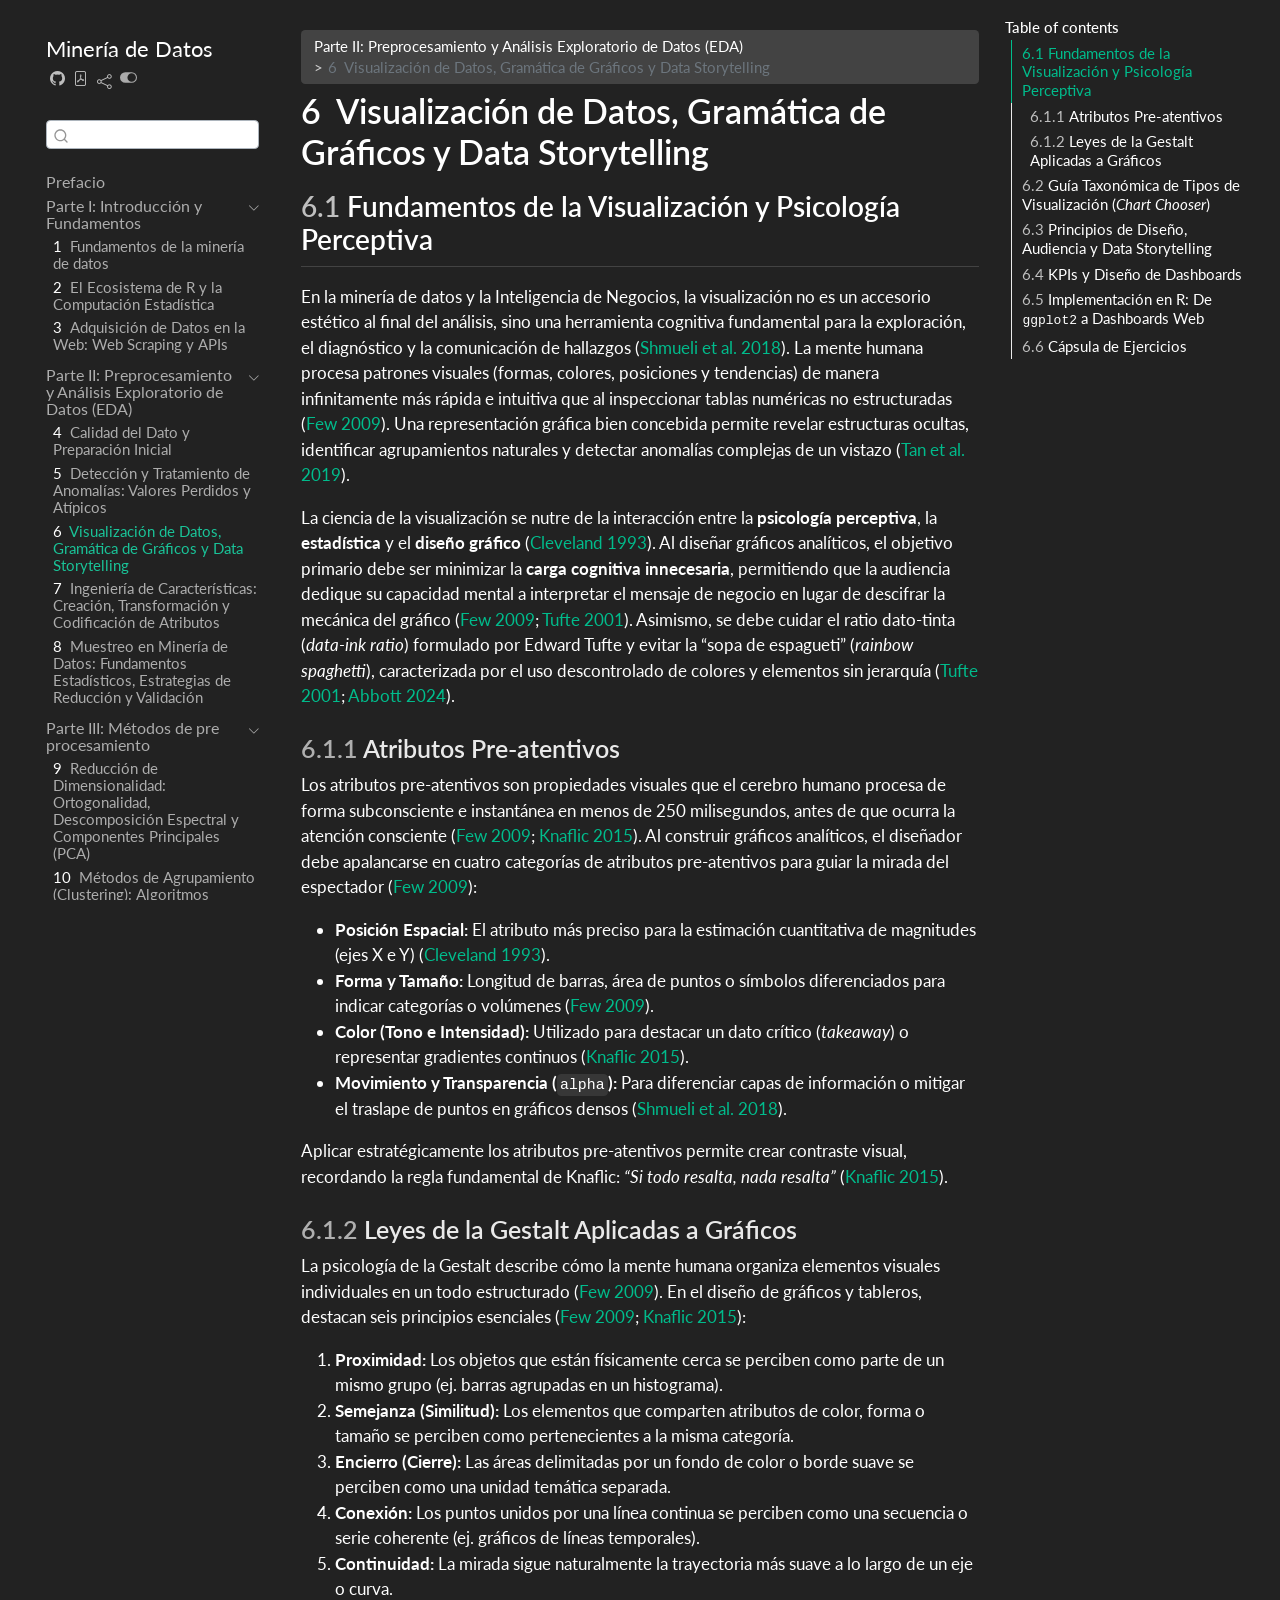
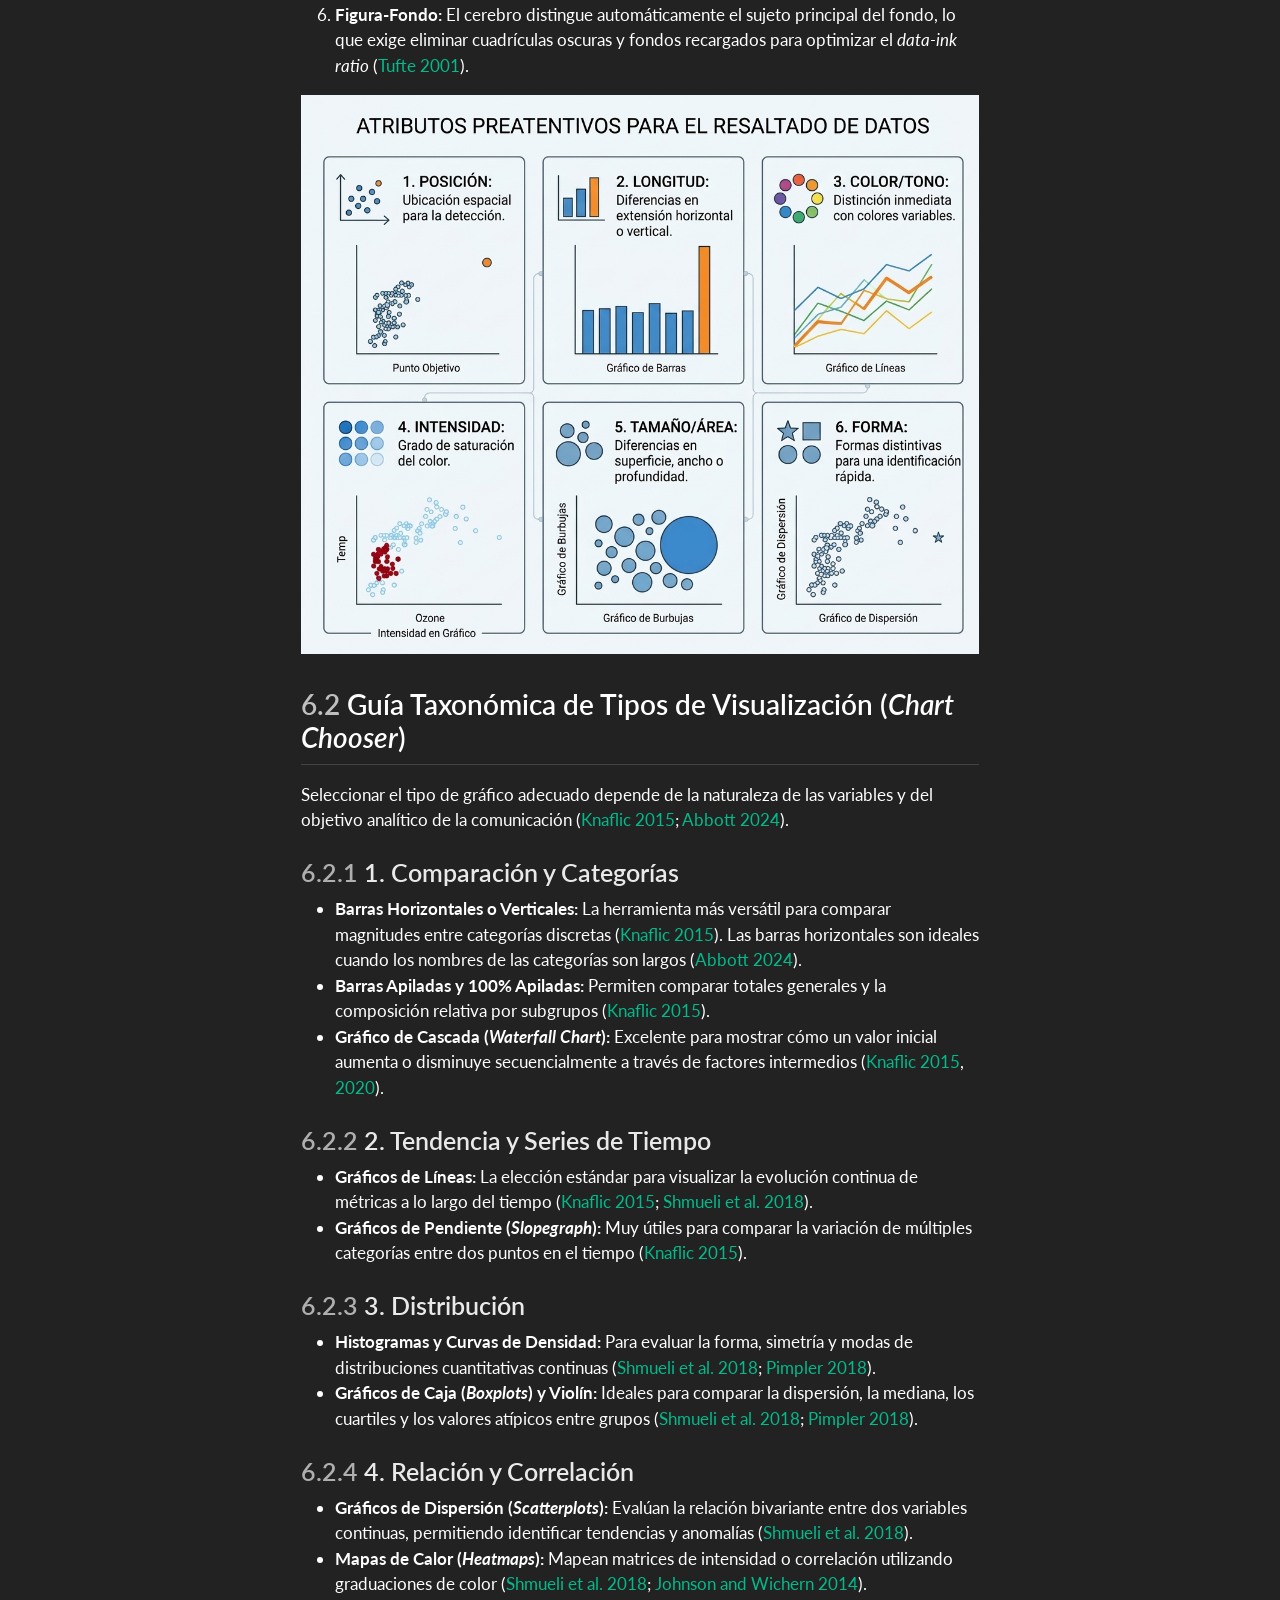
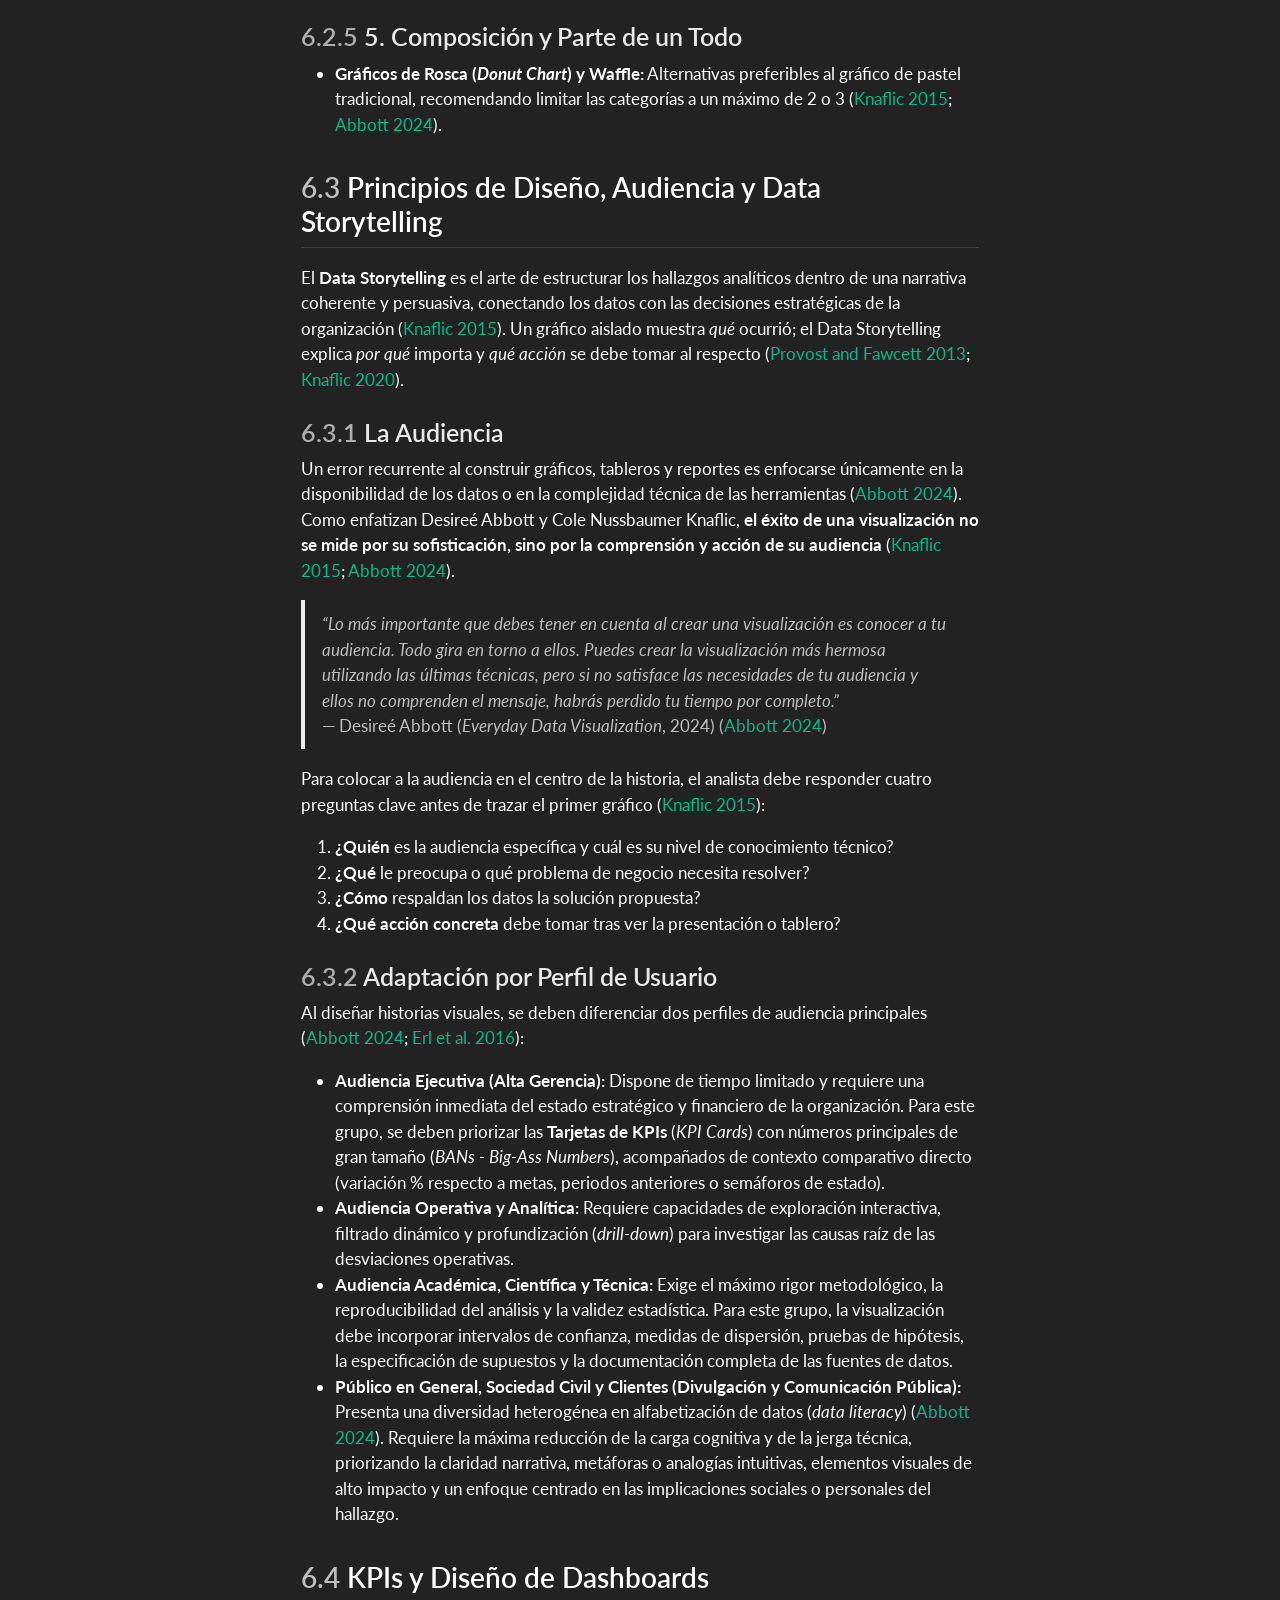
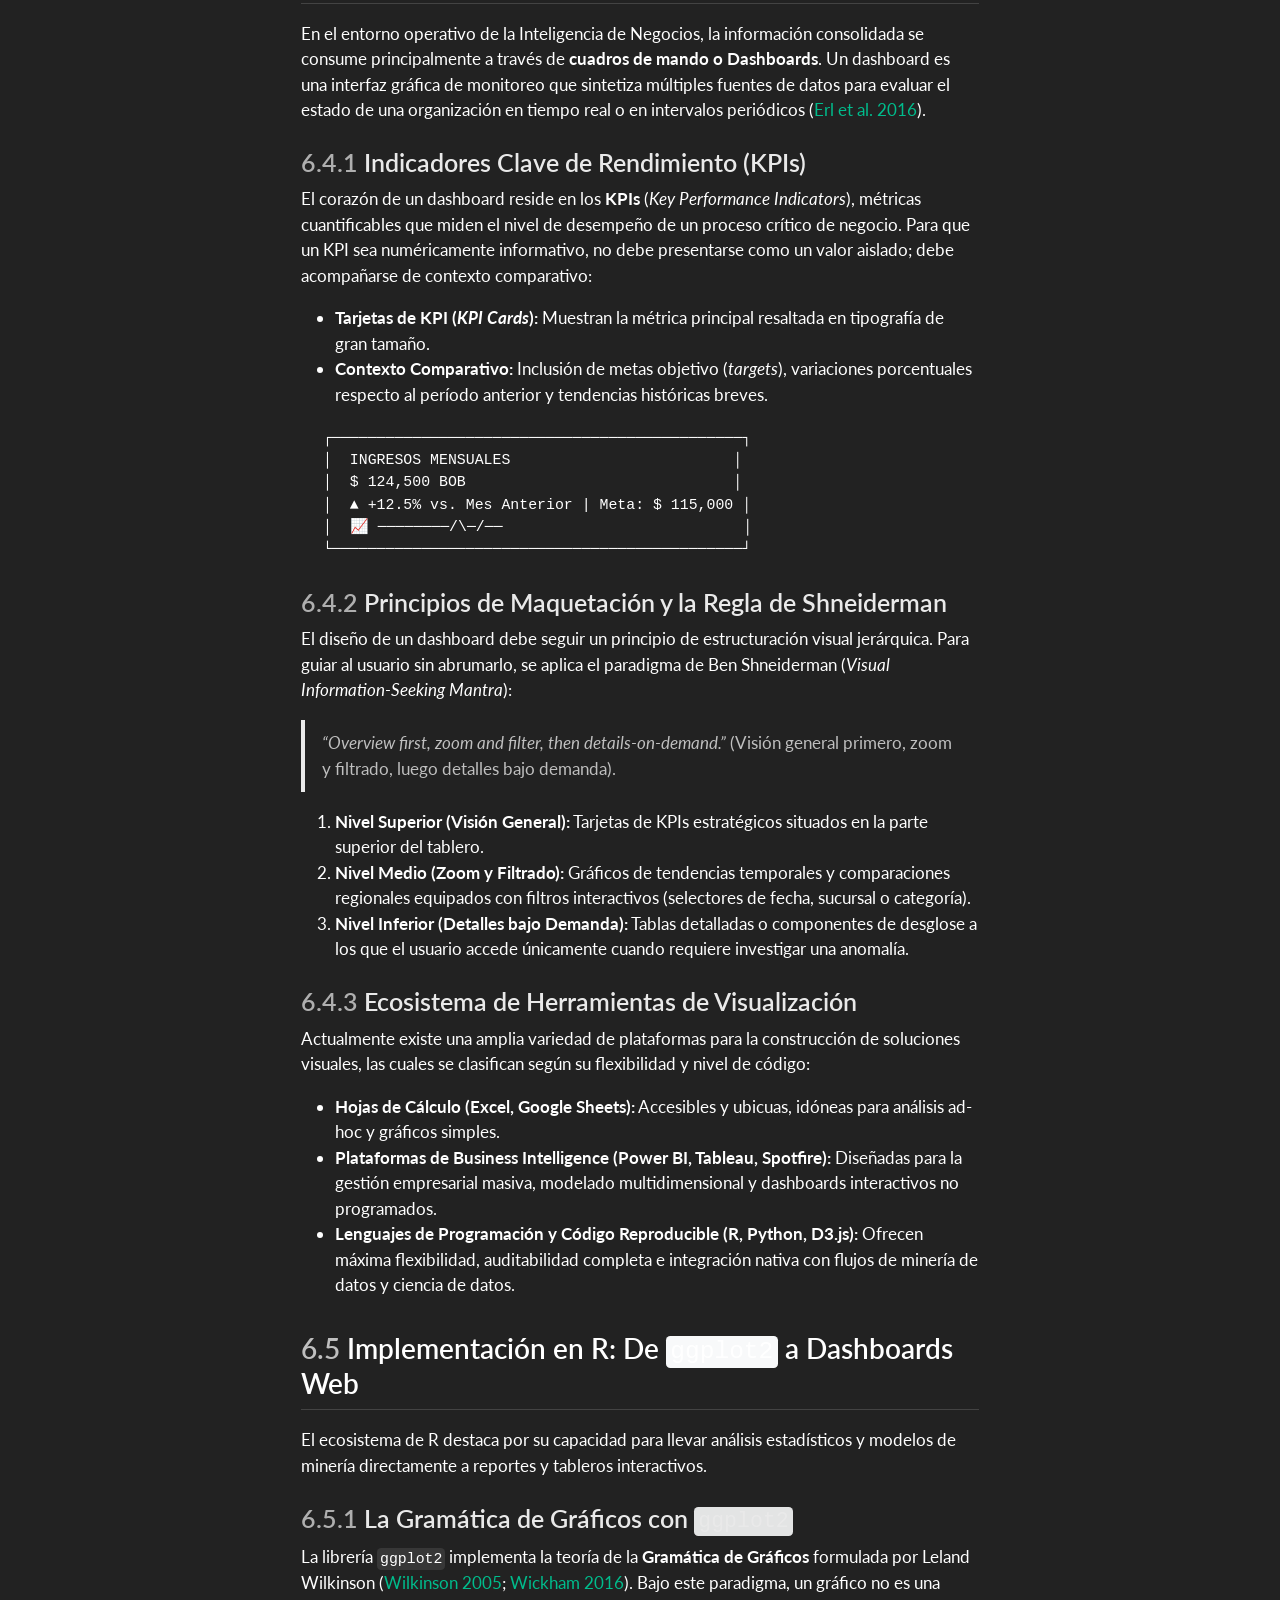
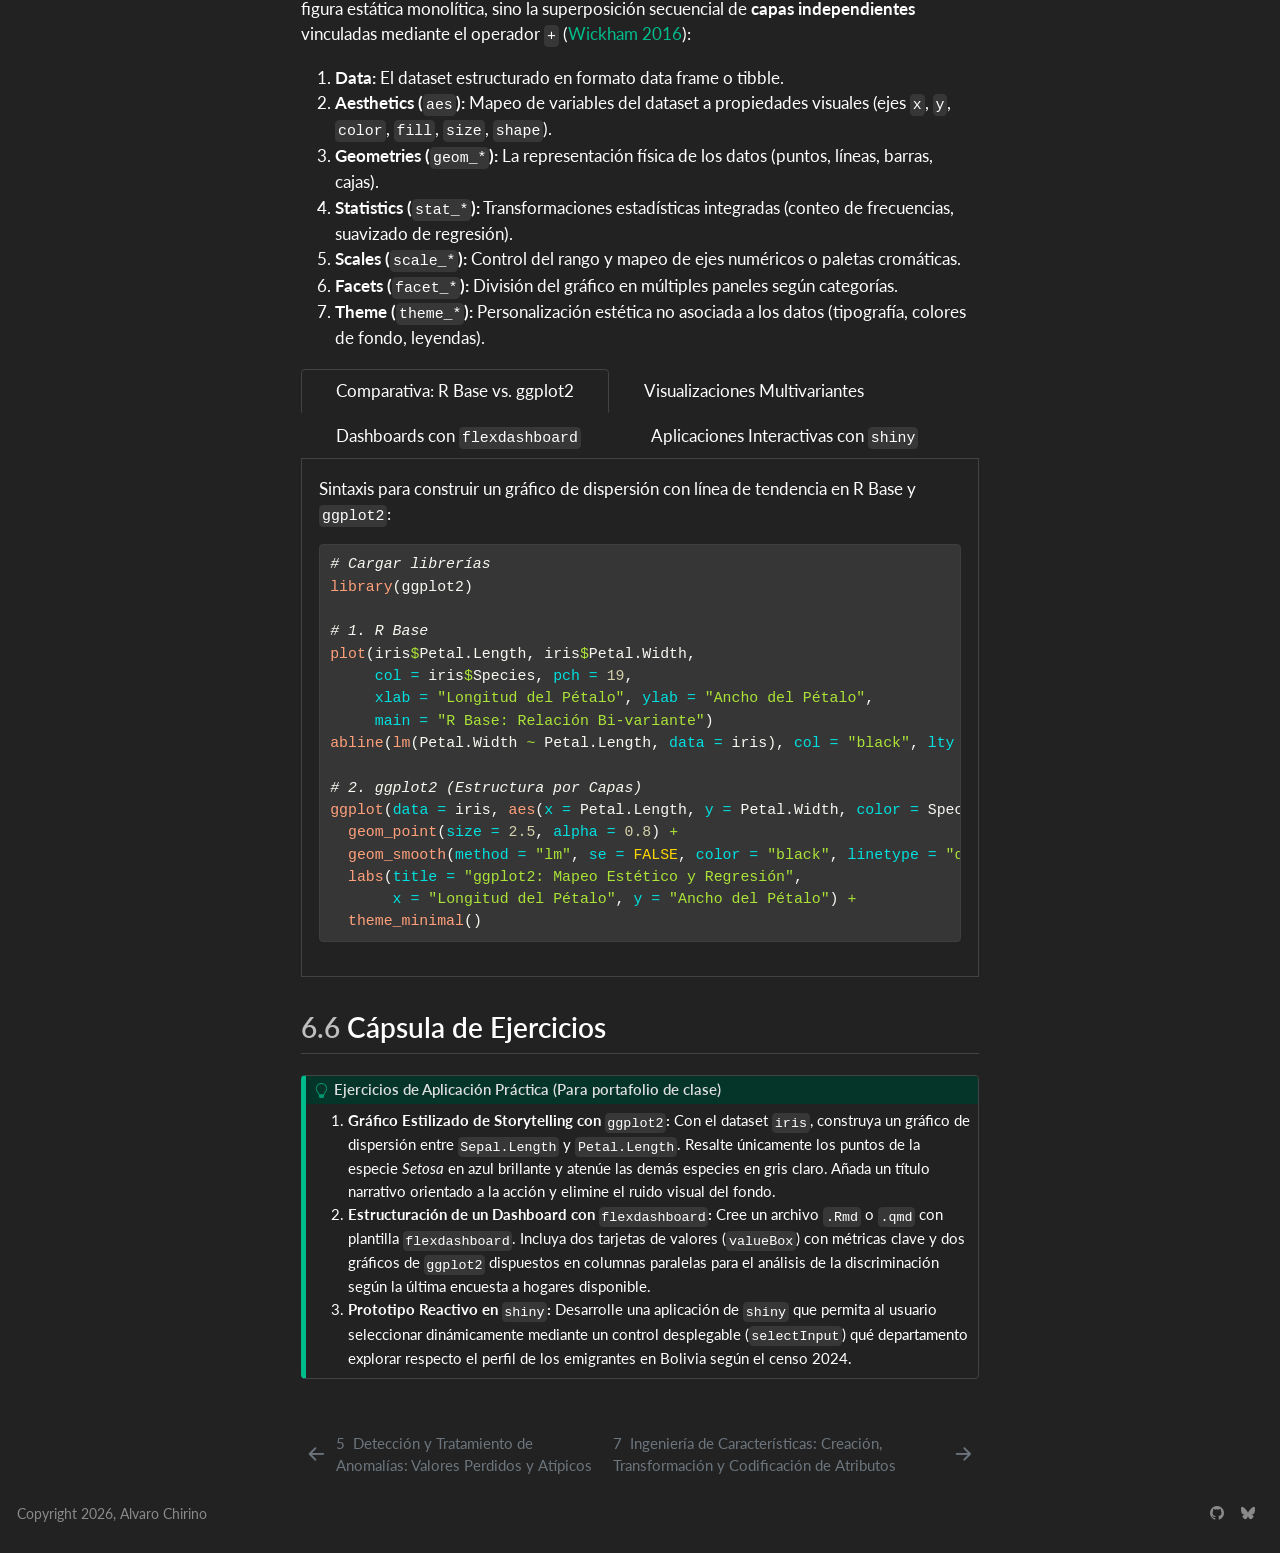
<file: _book/visualizacion.html>
<!DOCTYPE html>
<html xmlns="http://www.w3.org/1999/xhtml" lang="en" xml:lang="en"><head>

<meta charset="utf-8">
<meta name="generator" content="quarto-1.10.19">

<meta name="viewport" content="width=device-width, initial-scale=1.0, user-scalable=yes">


<title>6&nbsp; Visualización de Datos, Gramática de Gráficos y Data Storytelling – Minería de Datos</title>
<style>
/* Default styles provided by pandoc.
** See https://pandoc.org/MANUAL.html#variables-for-html for config info.
*/
span.smallcaps{font-variant: small-caps;}
div.columns{display: flex; gap: 1.5em;}
div.column{flex: auto;}
@media screen {
div.columns{gap: min(4vw, 1.5em);}
div.column{overflow-x: auto;}
}
div.hanging-indent{margin-left: 1.5em; text-indent: -1.5em;}
ul.task-list{list-style: none;}
ul.task-list li input[type="checkbox"] {
  width: 0.8em;
  margin: 0 0.8em 0.2em -1em; /* quarto-specific, see https://github.com/quarto-dev/quarto-cli/issues/4556 */ 
  vertical-align: middle;
}
/* CSS for syntax highlighting */
html { -webkit-text-size-adjust: 100%; }
pre > code.sourceCode { white-space: pre; position: relative; }
pre > code.sourceCode > span { display: inline-block; line-height: 1.25; }
pre > code.sourceCode > span:empty { height: 1.2em; }
.sourceCode { overflow: visible; }
code.sourceCode > span { color: inherit; text-decoration: inherit; }
div.sourceCode { margin: 1em 0; }
pre.sourceCode { margin: 0; }
@media screen {
div.sourceCode { overflow: auto; }
}
@media print {
pre > code.sourceCode { white-space: pre-wrap; }
pre > code.sourceCode > span { text-indent: -5em; padding-left: 5em; }
}
pre.numberSource code
  { counter-reset: source-line 0; }
pre.numberSource code > span
  { position: relative; left: -4em; counter-increment: source-line; }
pre.numberSource code > span > a:first-child::before
  { content: counter(source-line);
    position: relative; left: -1em; text-align: right; vertical-align: baseline;
    border: none; display: inline-block;
    -webkit-touch-callout: none; -webkit-user-select: none;
    -khtml-user-select: none; -moz-user-select: none;
    -ms-user-select: none; user-select: none;
    padding: 0 4px; width: 4em;
  }
pre.numberSource { margin-left: 3em;  padding-left: 4px; }
div.sourceCode
  {   }
@media screen {
pre > code.sourceCode > span > a:first-child::before { text-decoration: underline; }
}
/* CSS for citations */
div.csl-bib-body { }
div.csl-entry {
  clear: both;
}
.hanging-indent div.csl-entry {
  margin-left:2em;
  text-indent:-2em;
}
div.csl-left-margin {
  min-width:2em;
  float:left;
}
div.csl-right-inline {
  margin-left:2em;
  padding-left:1em;
}
div.csl-indent {
  margin-left: 2em;
}</style>


<script src="site_libs/quarto-nav/quarto-nav.js"></script>
<script src="site_libs/quarto-nav/headroom.min.js"></script>
<script src="site_libs/clipboard/clipboard.min.js"></script>
<script src="site_libs/quarto-search/autocomplete.umd.js"></script>
<script src="site_libs/quarto-search/fuse.min.js"></script>
<script src="site_libs/quarto-search/quarto-search.js"></script>
<meta name="quarto:offset" content="./">
<link href="./ingenieria_caracteristicas.html" rel="next">
<link href="./anomalias.html" rel="prev">
<script src="site_libs/quarto-html/quarto.js" type="module"></script>
<script src="site_libs/quarto-html/tabsets/tabsets.js" type="module"></script>
<script src="site_libs/quarto-html/popper.min.js"></script>
<script src="site_libs/quarto-html/tippy.umd.min.js"></script>
<script src="site_libs/quarto-html/anchor.min.js"></script>
<link href="site_libs/quarto-html/tippy.css" rel="stylesheet">
<link href="site_libs/quarto-html/quarto-syntax-highlighting-bf27225e3a48a9273f3daa8f8e829971.css" rel="stylesheet" class="quarto-color-scheme" id="quarto-text-highlighting-styles">
<link href="site_libs/quarto-html/quarto-syntax-highlighting-dark-b626d73c4c936ccc3cb08be7d45d1df6.css" rel="stylesheet" class="quarto-color-scheme quarto-color-alternate" id="quarto-text-highlighting-styles">
<script src="site_libs/bootstrap/bootstrap.min.js"></script>
<link href="site_libs/bootstrap/bootstrap-icons.css" rel="stylesheet">
<link href="site_libs/bootstrap/bootstrap-be67d91eaee7ee535f133f4b8a0584b9.min.css" rel="stylesheet" append-hash="true" class="quarto-color-scheme" id="quarto-bootstrap" data-mode="light">
<link href="site_libs/bootstrap/bootstrap-dark-40d2b7ce583afdaabd40688eef35f9b9.min.css" rel="stylesheet" append-hash="true" class="quarto-color-scheme quarto-color-alternate" id="quarto-bootstrap" data-mode="dark">
<script id="quarto-search-options" type="application/json">{
  "location": "sidebar",
  "copy-button": false,
  "collapse-after": 3,
  "panel-placement": "start",
  "type": "textbox",
  "limit": 50,
  "keyboard-shortcut": [
    "f",
    "/",
    "s"
  ],
  "show-item-context": false,
  "language": {
    "search-no-results-text": "No results",
    "search-matching-documents-text": "matching documents",
    "search-copy-link-title": "Copy link to search",
    "search-hide-matches-text": "Hide additional matches",
    "search-more-match-text": "more match in this document",
    "search-more-matches-text": "more matches in this document",
    "search-clear-button-title": "Clear",
    "search-text-placeholder": "",
    "search-detached-cancel-button-title": "Cancel",
    "search-submit-button-title": "Submit",
    "search-label": "Search"
  }
}</script>


<meta name="twitter:title" content="6&nbsp; Visualización de Datos, Gramática de Gráficos y Data Storytelling – Minería de Datos">
<meta name="twitter:description" content="">
<meta name="twitter:image" content="https://alvarolimber.github.io/data_mining/_book/fig/vis1.jpeg">
<meta name="twitter:card" content="summary_large_image">
</head>

<body class="nav-sidebar floating quarto-dark"><script id="quarto-html-before-body" type="application/javascript">
    const toggleBodyColorMode = (bsSheetEl) => {
      const mode = bsSheetEl.getAttribute("data-mode");
      const bodyEl = window.document.querySelector("body");
      if (mode === "dark") {
        bodyEl.classList.add("quarto-dark");
        bodyEl.classList.remove("quarto-light");
      } else {
        bodyEl.classList.add("quarto-light");
        bodyEl.classList.remove("quarto-dark");
      }
    }
    const toggleBodyColorPrimary = () => {
      const bsSheetEl = window.document.querySelector("link#quarto-bootstrap:not([rel=disabled-stylesheet])");
      if (bsSheetEl) {
        toggleBodyColorMode(bsSheetEl);
      }
    }
    const setColorSchemeToggle = (alternate) => {
      const toggles = window.document.querySelectorAll('.quarto-color-scheme-toggle');
      for (let i=0; i < toggles.length; i++) {
        const toggle = toggles[i];
        if (toggle) {
          if (alternate) {
            toggle.classList.add("alternate");
          } else {
            toggle.classList.remove("alternate");
          }
        }
      }
    };
    const toggleColorMode = (alternate) => {
      // Switch the stylesheets
      const primaryStylesheets = window.document.querySelectorAll('link.quarto-color-scheme:not(.quarto-color-alternate)');
      const alternateStylesheets = window.document.querySelectorAll('link.quarto-color-scheme.quarto-color-alternate');
      manageTransitions('#quarto-margin-sidebar .nav-link', false);
      if (alternate) {
        // note: dark is layered on light, we don't disable primary!
        enableStylesheet(alternateStylesheets);
        for (const sheetNode of alternateStylesheets) {
          if (sheetNode.id === "quarto-bootstrap") {
            toggleBodyColorMode(sheetNode);
          }
        }
      } else {
        disableStylesheet(alternateStylesheets);
        enableStylesheet(primaryStylesheets)
        toggleBodyColorPrimary();
      }
      manageTransitions('#quarto-margin-sidebar .nav-link', true);
      // Switch the toggles
      setColorSchemeToggle(alternate)
      // Hack to workaround the fact that safari doesn't
      // properly recolor the scrollbar when toggling (#1455)
      if (navigator.userAgent.indexOf('Safari') > 0 && navigator.userAgent.indexOf('Chrome') == -1) {
        manageTransitions("body", false);
        window.scrollTo(0, 1);
        setTimeout(() => {
          window.scrollTo(0, 0);
          manageTransitions("body", true);
        }, 40);
      }
    }
    const disableStylesheet = (stylesheets) => {
      for (let i=0; i < stylesheets.length; i++) {
        const stylesheet = stylesheets[i];
        stylesheet.rel = 'disabled-stylesheet';
      }
    }
    const enableStylesheet = (stylesheets) => {
      for (let i=0; i < stylesheets.length; i++) {
        const stylesheet = stylesheets[i];
        if(stylesheet.rel !== 'stylesheet') { // for Chrome, which will still FOUC without this check
          stylesheet.rel = 'stylesheet';
        }
      }
    }
    const manageTransitions = (selector, allowTransitions) => {
      const els = window.document.querySelectorAll(selector);
      for (let i=0; i < els.length; i++) {
        const el = els[i];
        if (allowTransitions) {
          el.classList.remove('notransition');
        } else {
          el.classList.add('notransition');
        }
      }
    }
    const isFileUrl = () => {
      return window.location.protocol === 'file:';
    }
    const hasAlternateSentinel = () => {
      let styleSentinel = getColorSchemeSentinel();
      if (styleSentinel !== null) {
        return styleSentinel === "alternate";
      } else {
        return false;
      }
    }
    const setStyleSentinel = (alternate) => {
      const value = alternate ? "alternate" : "default";
      if (!isFileUrl()) {
        window.localStorage.setItem("quarto-color-scheme", value);
      } else {
        localAlternateSentinel = value;
      }
    }
    const getColorSchemeSentinel = () => {
      if (!isFileUrl()) {
        const storageValue = window.localStorage.getItem("quarto-color-scheme");
        return storageValue != null ? storageValue : localAlternateSentinel;
      } else {
        return localAlternateSentinel;
      }
    }
    const toggleGiscusIfUsed = (isAlternate, darkModeDefault) => {
      const baseTheme = document.querySelector('#giscus-base-theme')?.value ?? 'light';
      const alternateTheme = document.querySelector('#giscus-alt-theme')?.value ?? 'dark';
      let newTheme = '';
      if(authorPrefersDark) {
        newTheme = isAlternate ? baseTheme : alternateTheme;
      } else {
        newTheme = isAlternate ? alternateTheme : baseTheme;
      }
      const changeGiscusTheme = () => {
        // From: https://github.com/giscus/giscus/issues/336
        const sendMessage = (message) => {
          const iframe = document.querySelector('iframe.giscus-frame');
          if (!iframe) return;
          iframe.contentWindow.postMessage({ giscus: message }, 'https://giscus.app');
        }
        sendMessage({
          setConfig: {
            theme: newTheme
          }
        });
      }
      const isGiscussLoaded = window.document.querySelector('iframe.giscus-frame') !== null;
      if (isGiscussLoaded) {
        changeGiscusTheme();
      }
    };
    const authorPrefersDark = true;
    const darkModeDefault = authorPrefersDark;
    let localAlternateSentinel = darkModeDefault ? 'alternate' : 'default';
    // Dark / light mode switch
    window.quartoToggleColorScheme = () => {
      // Read the current dark / light value
      let toAlternate = !hasAlternateSentinel();
      toggleColorMode(toAlternate);
      setStyleSentinel(toAlternate);
      toggleGiscusIfUsed(toAlternate, darkModeDefault);
      window.dispatchEvent(new Event('resize'));
    };
    // Switch to dark mode if need be
    if (hasAlternateSentinel()) {
      toggleColorMode(true);
    } else {
      toggleColorMode(false);
    }
  </script>

<div id="quarto-search-results"></div>
  <header id="quarto-header" class="headroom fixed-top">
  <nav class="quarto-secondary-nav">
    <div class="container-fluid d-flex">
      <button type="button" class="quarto-btn-toggle btn" data-bs-toggle="collapse" role="button" data-bs-target=".quarto-sidebar-collapse-item" aria-controls="quarto-sidebar" aria-expanded="false" aria-label="Toggle sidebar navigation" onclick="if (window.quartoToggleHeadroom) { window.quartoToggleHeadroom(); }">
        <i class="bi bi-layout-text-sidebar-reverse"></i>
      </button>
        <nav class="quarto-page-breadcrumbs" aria-label="breadcrumb"><ol class="breadcrumb"><li class="breadcrumb-item"><a href="./calidad.html">Parte II: Preprocesamiento y Análisis Exploratorio de Datos (EDA)</a></li><li class="breadcrumb-item"><a href="./visualizacion.html"><span class="chapter-number">6</span>&nbsp; <span class="chapter-title">Visualización de Datos, Gramática de Gráficos y Data Storytelling</span></a></li></ol></nav>
        <a class="flex-grow-1" role="navigation" data-bs-toggle="collapse" data-bs-target=".quarto-sidebar-collapse-item" aria-controls="quarto-sidebar" aria-expanded="false" aria-label="Toggle sidebar navigation" onclick="if (window.quartoToggleHeadroom) { window.quartoToggleHeadroom(); }">      
        </a>
      <button type="button" class="btn quarto-search-button" aria-label="Search" onclick="window.quartoOpenSearch();">
        <i class="bi bi-search"></i>
      </button>
    </div>
  </nav>
</header>
<!-- content -->
<div id="quarto-content" class="quarto-container page-columns page-rows-contents page-layout-article">
<!-- sidebar -->
  <nav id="quarto-sidebar" class="sidebar collapse collapse-horizontal quarto-sidebar-collapse-item sidebar-navigation floating overflow-auto">
    <div class="pt-lg-2 mt-2 text-left sidebar-header">
    <div class="sidebar-title mb-0 py-0">
      <a href="./">Minería de Datos</a> 
        <div class="sidebar-tools-main tools-wide">
    <a href="https://github.com/data_mining/" title="Source Code" class="quarto-navigation-tool px-1" aria-label="Source Code"><i class="bi bi-github"></i></a>
    <a href="./Minería-de-Datos.pdf" title="Download PDF" class="quarto-navigation-tool px-1" aria-label="Download PDF"><i class="bi bi-file-pdf"></i></a>
    <div class="dropdown">
      <a href="" title="Share" id="quarto-navigation-tool-dropdown-0" class="quarto-navigation-tool dropdown-toggle px-1" data-bs-toggle="dropdown" aria-expanded="false" role="link" aria-label="Share"><i class="bi bi-share"></i></a>
      <ul class="dropdown-menu" aria-labelledby="quarto-navigation-tool-dropdown-0">
          <li>
            <a class="dropdown-item sidebar-tools-main-item" href="https://twitter.com/intent/tweet?url=|url|">
              <i class="bi bi-twitter pe-1"></i>
            Twitter
            </a>
          </li>
          <li>
            <a class="dropdown-item sidebar-tools-main-item" href="https://www.facebook.com/sharer/sharer.php?u=|url|">
              <i class="bi bi-facebook pe-1"></i>
            Facebook
            </a>
          </li>
      </ul>
    </div>
  <a href="" class="quarto-color-scheme-toggle quarto-navigation-tool  px-1" onclick="window.quartoToggleColorScheme(); return false;" title="Toggle dark mode"><i class="bi"></i></a>
</div>
    </div>
      </div>
        <div class="mt-2 flex-shrink-0 align-items-center">
        <div class="sidebar-search">
        <div id="quarto-search" class="" title="Search"></div>
        </div>
        </div>
    <div class="sidebar-menu-container"> 
    <ul class="list-unstyled mt-1">
        <li class="sidebar-item">
  <div class="sidebar-item-container"> 
  <a href="./index.html" class="sidebar-item-text sidebar-link">
 <span class="menu-text">Prefacio</span></a>
  </div>
</li>
        <li class="sidebar-item sidebar-item-section">
      <div class="sidebar-item-container"> 
            <a class="sidebar-item-text sidebar-link text-start" data-bs-toggle="collapse" data-bs-target="#quarto-sidebar-section-1" role="navigation" aria-expanded="true">
 <span class="menu-text">Parte I: Introducción y Fundamentos</span></a>
          <a class="sidebar-item-toggle text-start" data-bs-toggle="collapse" data-bs-target="#quarto-sidebar-section-1" role="navigation" aria-expanded="true" aria-label="Toggle section">
            <i class="bi bi-chevron-right ms-2"></i>
          </a> 
      </div>
      <ul id="quarto-sidebar-section-1" class="collapse list-unstyled sidebar-section depth1 show">  
          <li class="sidebar-item">
  <div class="sidebar-item-container"> 
  <a href="./fundamentos.html" class="sidebar-item-text sidebar-link">
 <span class="menu-text"><span class="chapter-number">1</span>&nbsp; <span class="chapter-title">Fundamentos de la minería de datos</span></span></a>
  </div>
</li>
          <li class="sidebar-item">
  <div class="sidebar-item-container"> 
  <a href="./r.html" class="sidebar-item-text sidebar-link">
 <span class="menu-text"><span class="chapter-number">2</span>&nbsp; <span class="chapter-title">El Ecosistema de R y la Computación Estadística</span></span></a>
  </div>
</li>
          <li class="sidebar-item">
  <div class="sidebar-item-container"> 
  <a href="./scrap.html" class="sidebar-item-text sidebar-link">
 <span class="menu-text"><span class="chapter-number">3</span>&nbsp; <span class="chapter-title">Adquisición de Datos en la Web: Web Scraping y APIs</span></span></a>
  </div>
</li>
      </ul>
  </li>
        <li class="sidebar-item sidebar-item-section">
      <div class="sidebar-item-container"> 
            <a class="sidebar-item-text sidebar-link text-start" data-bs-toggle="collapse" data-bs-target="#quarto-sidebar-section-2" role="navigation" aria-expanded="true">
 <span class="menu-text">Parte II: Preprocesamiento y Análisis Exploratorio de Datos (EDA)</span></a>
          <a class="sidebar-item-toggle text-start" data-bs-toggle="collapse" data-bs-target="#quarto-sidebar-section-2" role="navigation" aria-expanded="true" aria-label="Toggle section">
            <i class="bi bi-chevron-right ms-2"></i>
          </a> 
      </div>
      <ul id="quarto-sidebar-section-2" class="collapse list-unstyled sidebar-section depth1 show">  
          <li class="sidebar-item">
  <div class="sidebar-item-container"> 
  <a href="./calidad.html" class="sidebar-item-text sidebar-link">
 <span class="menu-text"><span class="chapter-number">4</span>&nbsp; <span class="chapter-title">Calidad del Dato y Preparación Inicial</span></span></a>
  </div>
</li>
          <li class="sidebar-item">
  <div class="sidebar-item-container"> 
  <a href="./anomalias.html" class="sidebar-item-text sidebar-link">
 <span class="menu-text"><span class="chapter-number">5</span>&nbsp; <span class="chapter-title">Detección y Tratamiento de Anomalías: Valores Perdidos y Atípicos</span></span></a>
  </div>
</li>
          <li class="sidebar-item">
  <div class="sidebar-item-container"> 
  <a href="./visualizacion.html" class="sidebar-item-text sidebar-link active">
 <span class="menu-text"><span class="chapter-number">6</span>&nbsp; <span class="chapter-title">Visualización de Datos, Gramática de Gráficos y Data Storytelling</span></span></a>
  </div>
</li>
          <li class="sidebar-item">
  <div class="sidebar-item-container"> 
  <a href="./ingenieria_caracteristicas.html" class="sidebar-item-text sidebar-link">
 <span class="menu-text"><span class="chapter-number">7</span>&nbsp; <span class="chapter-title">Ingeniería de Características: Creación, Transformación y Codificación de Atributos</span></span></a>
  </div>
</li>
          <li class="sidebar-item">
  <div class="sidebar-item-container"> 
  <a href="./muestreo.html" class="sidebar-item-text sidebar-link">
 <span class="menu-text"><span class="chapter-number">8</span>&nbsp; <span class="chapter-title">Muestreo en Minería de Datos: Fundamentos Estadísticos, Estrategias de Reducción y Validación</span></span></a>
  </div>
</li>
      </ul>
  </li>
        <li class="sidebar-item sidebar-item-section">
      <div class="sidebar-item-container"> 
            <a class="sidebar-item-text sidebar-link text-start" data-bs-toggle="collapse" data-bs-target="#quarto-sidebar-section-3" role="navigation" aria-expanded="true">
 <span class="menu-text">Parte III: Métodos de pre procesamiento</span></a>
          <a class="sidebar-item-toggle text-start" data-bs-toggle="collapse" data-bs-target="#quarto-sidebar-section-3" role="navigation" aria-expanded="true" aria-label="Toggle section">
            <i class="bi bi-chevron-right ms-2"></i>
          </a> 
      </div>
      <ul id="quarto-sidebar-section-3" class="collapse list-unstyled sidebar-section depth1 show">  
          <li class="sidebar-item">
  <div class="sidebar-item-container"> 
  <a href="./pca_reduccion.html" class="sidebar-item-text sidebar-link">
 <span class="menu-text"><span class="chapter-number">9</span>&nbsp; <span class="chapter-title">Reducción de Dimensionalidad: Ortogonalidad, Descomposición Espectral y Componentes Principales (PCA)</span></span></a>
  </div>
</li>
          <li class="sidebar-item">
  <div class="sidebar-item-container"> 
  <a href="./agrupamiento_clustering.html" class="sidebar-item-text sidebar-link">
 <span class="menu-text"><span class="chapter-number">10</span>&nbsp; <span class="chapter-title">Métodos de Agrupamiento (Clustering): Algoritmos Basados en Centros y Jerárquicos</span></span></a>
  </div>
</li>
      </ul>
  </li>
        <li class="sidebar-item">
  <div class="sidebar-item-container"> 
  <a href="./references.html" class="sidebar-item-text sidebar-link">
 <span class="menu-text">Referencias</span></a>
  </div>
</li>
    </ul>
    </div>
</nav>
<div id="quarto-sidebar-glass" class="quarto-sidebar-collapse-item" data-bs-toggle="collapse" data-bs-target=".quarto-sidebar-collapse-item"></div>
<!-- margin-sidebar -->
    <div id="quarto-margin-sidebar" class="sidebar margin-sidebar">
        <nav id="TOC" role="doc-toc" class="toc-active">
    <h2 id="toc-title">Table of contents</h2>
   
  <ul>
  <li><a href="#fundamentos-de-la-visualización-y-psicología-perceptiva" id="toc-fundamentos-de-la-visualización-y-psicología-perceptiva" class="nav-link active" data-scroll-target="#fundamentos-de-la-visualización-y-psicología-perceptiva"><span class="header-section-number">6.1</span> Fundamentos de la Visualización y Psicología Perceptiva</a>
  <ul class="collapse">
  <li><a href="#atributos-pre-atentivos" id="toc-atributos-pre-atentivos" class="nav-link" data-scroll-target="#atributos-pre-atentivos"><span class="header-section-number">6.1.1</span> Atributos Pre-atentivos</a></li>
  <li><a href="#leyes-de-la-gestalt-aplicadas-a-gráficos" id="toc-leyes-de-la-gestalt-aplicadas-a-gráficos" class="nav-link" data-scroll-target="#leyes-de-la-gestalt-aplicadas-a-gráficos"><span class="header-section-number">6.1.2</span> Leyes de la Gestalt Aplicadas a Gráficos</a></li>
  </ul></li>
  <li><a href="#guía-taxonómica-de-tipos-de-visualización-chart-chooser" id="toc-guía-taxonómica-de-tipos-de-visualización-chart-chooser" class="nav-link" data-scroll-target="#guía-taxonómica-de-tipos-de-visualización-chart-chooser"><span class="header-section-number">6.2</span> Guía Taxonómica de Tipos de Visualización (<em>Chart Chooser</em>)</a>
  <ul class="collapse">
  <li><a href="#comparación-y-categorías" id="toc-comparación-y-categorías" class="nav-link" data-scroll-target="#comparación-y-categorías"><span class="header-section-number">6.2.1</span> 1. Comparación y Categorías</a></li>
  <li><a href="#tendencia-y-series-de-tiempo" id="toc-tendencia-y-series-de-tiempo" class="nav-link" data-scroll-target="#tendencia-y-series-de-tiempo"><span class="header-section-number">6.2.2</span> 2. Tendencia y Series de Tiempo</a></li>
  <li><a href="#distribución" id="toc-distribución" class="nav-link" data-scroll-target="#distribución"><span class="header-section-number">6.2.3</span> 3. Distribución</a></li>
  <li><a href="#relación-y-correlación" id="toc-relación-y-correlación" class="nav-link" data-scroll-target="#relación-y-correlación"><span class="header-section-number">6.2.4</span> 4. Relación y Correlación</a></li>
  <li><a href="#composición-y-parte-de-un-todo" id="toc-composición-y-parte-de-un-todo" class="nav-link" data-scroll-target="#composición-y-parte-de-un-todo"><span class="header-section-number">6.2.5</span> 5. Composición y Parte de un Todo</a></li>
  </ul></li>
  <li><a href="#principios-de-diseño-audiencia-y-data-storytelling" id="toc-principios-de-diseño-audiencia-y-data-storytelling" class="nav-link" data-scroll-target="#principios-de-diseño-audiencia-y-data-storytelling"><span class="header-section-number">6.3</span> Principios de Diseño, Audiencia y Data Storytelling</a>
  <ul class="collapse">
  <li><a href="#la-audiencia" id="toc-la-audiencia" class="nav-link" data-scroll-target="#la-audiencia"><span class="header-section-number">6.3.1</span> La Audiencia</a></li>
  <li><a href="#adaptación-por-perfil-de-usuario" id="toc-adaptación-por-perfil-de-usuario" class="nav-link" data-scroll-target="#adaptación-por-perfil-de-usuario"><span class="header-section-number">6.3.2</span> Adaptación por Perfil de Usuario</a></li>
  </ul></li>
  <li><a href="#kpis-y-diseño-de-dashboards" id="toc-kpis-y-diseño-de-dashboards" class="nav-link" data-scroll-target="#kpis-y-diseño-de-dashboards"><span class="header-section-number">6.4</span> KPIs y Diseño de Dashboards</a>
  <ul class="collapse">
  <li><a href="#indicadores-clave-de-rendimiento-kpis" id="toc-indicadores-clave-de-rendimiento-kpis" class="nav-link" data-scroll-target="#indicadores-clave-de-rendimiento-kpis"><span class="header-section-number">6.4.1</span> Indicadores Clave de Rendimiento (KPIs)</a></li>
  <li><a href="#principios-de-maquetación-y-la-regla-de-shneiderman" id="toc-principios-de-maquetación-y-la-regla-de-shneiderman" class="nav-link" data-scroll-target="#principios-de-maquetación-y-la-regla-de-shneiderman"><span class="header-section-number">6.4.2</span> Principios de Maquetación y la Regla de Shneiderman</a></li>
  <li><a href="#ecosistema-de-herramientas-de-visualización" id="toc-ecosistema-de-herramientas-de-visualización" class="nav-link" data-scroll-target="#ecosistema-de-herramientas-de-visualización"><span class="header-section-number">6.4.3</span> Ecosistema de Herramientas de Visualización</a></li>
  </ul></li>
  <li><a href="#implementación-en-r-de-ggplot2-a-dashboards-web" id="toc-implementación-en-r-de-ggplot2-a-dashboards-web" class="nav-link" data-scroll-target="#implementación-en-r-de-ggplot2-a-dashboards-web"><span class="header-section-number">6.5</span> Implementación en R: De <code>ggplot2</code> a Dashboards Web</a>
  <ul class="collapse">
  <li><a href="#la-gramática-de-gráficos-con-ggplot2" id="toc-la-gramática-de-gráficos-con-ggplot2" class="nav-link" data-scroll-target="#la-gramática-de-gráficos-con-ggplot2"><span class="header-section-number">6.5.1</span> La Gramática de Gráficos con <code>ggplot2</code></a></li>
  </ul></li>
  <li><a href="#cápsula-de-ejercicios" id="toc-cápsula-de-ejercicios" class="nav-link" data-scroll-target="#cápsula-de-ejercicios"><span class="header-section-number">6.6</span> Cápsula de Ejercicios</a></li>
  </ul>
</nav>
    </div>
<!-- main -->
<main class="content" id="quarto-document-content">


<header id="title-block-header" class="quarto-title-block default"><nav class="quarto-page-breadcrumbs quarto-title-breadcrumbs d-none d-lg-block" aria-label="breadcrumb"><ol class="breadcrumb"><li class="breadcrumb-item"><a href="./calidad.html">Parte II: Preprocesamiento y Análisis Exploratorio de Datos (EDA)</a></li><li class="breadcrumb-item"><a href="./visualizacion.html"><span class="chapter-number">6</span>&nbsp; <span class="chapter-title">Visualización de Datos, Gramática de Gráficos y Data Storytelling</span></a></li></ol></nav>
<div class="quarto-title">
<h1 class="title"><span class="chapter-number">6</span>&nbsp; <span class="chapter-title">Visualización de Datos, Gramática de Gráficos y Data Storytelling</span></h1>
</div>



<div class="quarto-title-meta">

    
  
    
  </div>
  


</header>


<section id="fundamentos-de-la-visualización-y-psicología-perceptiva" class="level2" data-number="6.1">
<h2 data-number="6.1" class="anchored" data-anchor-id="fundamentos-de-la-visualización-y-psicología-perceptiva"><span class="header-section-number">6.1</span> Fundamentos de la Visualización y Psicología Perceptiva</h2>
<p>En la minería de datos y la Inteligencia de Negocios, la visualización no es un accesorio estético al final del análisis, sino una herramienta cognitiva fundamental para la exploración, el diagnóstico y la comunicación de hallazgos <span class="citation" data-cites="shmueli2018">(<a href="references.html#ref-shmueli2018" role="doc-biblioref">Shmueli et al. 2018</a>)</span>. La mente humana procesa patrones visuales (formas, colores, posiciones y tendencias) de manera infinitamente más rápida e intuitiva que al inspeccionar tablas numéricas no estructuradas <span class="citation" data-cites="few2009">(<a href="references.html#ref-few2009" role="doc-biblioref">Few 2009</a>)</span>. Una representación gráfica bien concebida permite revelar estructuras ocultas, identificar agrupamientos naturales y detectar anomalías complejas de un vistazo <span class="citation" data-cites="tan2019">(<a href="references.html#ref-tan2019" role="doc-biblioref">Tan et al. 2019</a>)</span>.</p>
<p>La ciencia de la visualización se nutre de la interacción entre la <strong>psicología perceptiva</strong>, la <strong>estadística</strong> y el <strong>diseño gráfico</strong> <span class="citation" data-cites="cleveland1993">(<a href="references.html#ref-cleveland1993" role="doc-biblioref">Cleveland 1993</a>)</span>. Al diseñar gráficos analíticos, el objetivo primario debe ser minimizar la <strong>carga cognitiva innecesaria</strong>, permitiendo que la audiencia dedique su capacidad mental a interpretar el mensaje de negocio en lugar de descifrar la mecánica del gráfico <span class="citation" data-cites="few2009 tufte2001">(<a href="references.html#ref-few2009" role="doc-biblioref">Few 2009</a>; <a href="references.html#ref-tufte2001" role="doc-biblioref">Tufte 2001</a>)</span>. Asimismo, se debe cuidar el ratio dato-tinta (<em>data-ink ratio</em>) formulado por Edward Tufte y evitar la “sopa de espagueti” (<em>rainbow spaghetti</em>), caracterizada por el uso descontrolado de colores y elementos sin jerarquía <span class="citation" data-cites="tufte2001 abbott2024">(<a href="references.html#ref-tufte2001" role="doc-biblioref">Tufte 2001</a>; <a href="references.html#ref-abbott2024" role="doc-biblioref">Abbott 2024</a>)</span>.</p>
<section id="atributos-pre-atentivos" class="level3" data-number="6.1.1">
<h3 data-number="6.1.1" class="anchored" data-anchor-id="atributos-pre-atentivos"><span class="header-section-number">6.1.1</span> Atributos Pre-atentivos</h3>
<p>Los atributos pre-atentivos son propiedades visuales que el cerebro humano procesa de forma subconsciente e instantánea en menos de 250 milisegundos, antes de que ocurra la atención consciente <span class="citation" data-cites="few2009 knaflic2015">(<a href="references.html#ref-few2009" role="doc-biblioref">Few 2009</a>; <a href="references.html#ref-knaflic2015" role="doc-biblioref">Knaflic 2015</a>)</span>. Al construir gráficos analíticos, el diseñador debe apalancarse en cuatro categorías de atributos pre-atentivos para guiar la mirada del espectador <span class="citation" data-cites="few2009">(<a href="references.html#ref-few2009" role="doc-biblioref">Few 2009</a>)</span>:</p>
<ul>
<li><strong>Posición Espacial:</strong> El atributo más preciso para la estimación cuantitativa de magnitudes (ejes X e Y) <span class="citation" data-cites="cleveland1993">(<a href="references.html#ref-cleveland1993" role="doc-biblioref">Cleveland 1993</a>)</span>.</li>
<li><strong>Forma y Tamaño:</strong> Longitud de barras, área de puntos o símbolos diferenciados para indicar categorías o volúmenes <span class="citation" data-cites="few2009">(<a href="references.html#ref-few2009" role="doc-biblioref">Few 2009</a>)</span>.</li>
<li><strong>Color (Tono e Intensidad):</strong> Utilizado para destacar un dato crítico (<em>takeaway</em>) o representar gradientes continuos <span class="citation" data-cites="knaflic2015">(<a href="references.html#ref-knaflic2015" role="doc-biblioref">Knaflic 2015</a>)</span>.</li>
<li><strong>Movimiento y Transparencia (<code>alpha</code>):</strong> Para diferenciar capas de información o mitigar el traslape de puntos en gráficos densos <span class="citation" data-cites="shmueli2018">(<a href="references.html#ref-shmueli2018" role="doc-biblioref">Shmueli et al. 2018</a>)</span>.</li>
</ul>
<p>Aplicar estratégicamente los atributos pre-atentivos permite crear contraste visual, recordando la regla fundamental de Knaflic: <em>“Si todo resalta, nada resalta”</em> <span class="citation" data-cites="knaflic2015">(<a href="references.html#ref-knaflic2015" role="doc-biblioref">Knaflic 2015</a>)</span>.</p>
</section>
<section id="leyes-de-la-gestalt-aplicadas-a-gráficos" class="level3" data-number="6.1.2">
<h3 data-number="6.1.2" class="anchored" data-anchor-id="leyes-de-la-gestalt-aplicadas-a-gráficos"><span class="header-section-number">6.1.2</span> Leyes de la Gestalt Aplicadas a Gráficos</h3>
<p>La psicología de la Gestalt describe cómo la mente humana organiza elementos visuales individuales en un todo estructurado <span class="citation" data-cites="few2009">(<a href="references.html#ref-few2009" role="doc-biblioref">Few 2009</a>)</span>. En el diseño de gráficos y tableros, destacan seis principios esenciales <span class="citation" data-cites="few2009 knaflic2015">(<a href="references.html#ref-few2009" role="doc-biblioref">Few 2009</a>; <a href="references.html#ref-knaflic2015" role="doc-biblioref">Knaflic 2015</a>)</span>:</p>
<ol type="1">
<li><strong>Proximidad:</strong> Los objetos que están físicamente cerca se perciben como parte de un mismo grupo (ej. barras agrupadas en un histograma).</li>
<li><strong>Semejanza (Similitud):</strong> Los elementos que comparten atributos de color, forma o tamaño se perciben como pertenecientes a la misma categoría.</li>
<li><strong>Encierro (Cierre):</strong> Las áreas delimitadas por un fondo de color o borde suave se perciben como una unidad temática separada.</li>
<li><strong>Conexión:</strong> Los puntos unidos por una línea continua se perciben como una secuencia o serie coherente (ej. gráficos de líneas temporales).</li>
<li><strong>Continuidad:</strong> La mirada sigue naturalmente la trayectoria más suave a lo largo de un eje o curva.</li>
<li><strong>Figura-Fondo:</strong> El cerebro distingue automáticamente el sujeto principal del fondo, lo que exige eliminar cuadrículas oscuras y fondos recargados para optimizar el <em>data-ink ratio</em> <span class="citation" data-cites="tufte2001">(<a href="references.html#ref-tufte2001" role="doc-biblioref">Tufte 2001</a>)</span>.</li>
</ol>
<p><img src="fig/vis1.jpeg" class="img-fluid"></p>
</section>
</section>
<section id="guía-taxonómica-de-tipos-de-visualización-chart-chooser" class="level2" data-number="6.2">
<h2 data-number="6.2" class="anchored" data-anchor-id="guía-taxonómica-de-tipos-de-visualización-chart-chooser"><span class="header-section-number">6.2</span> Guía Taxonómica de Tipos de Visualización (<em>Chart Chooser</em>)</h2>
<p>Seleccionar el tipo de gráfico adecuado depende de la naturaleza de las variables y del objetivo analítico de la comunicación <span class="citation" data-cites="knaflic2015 abbott2024">(<a href="references.html#ref-knaflic2015" role="doc-biblioref">Knaflic 2015</a>; <a href="references.html#ref-abbott2024" role="doc-biblioref">Abbott 2024</a>)</span>.</p>
<section id="comparación-y-categorías" class="level3" data-number="6.2.1">
<h3 data-number="6.2.1" class="anchored" data-anchor-id="comparación-y-categorías"><span class="header-section-number">6.2.1</span> 1. Comparación y Categorías</h3>
<ul>
<li><strong>Barras Horizontales o Verticales:</strong> La herramienta más versátil para comparar magnitudes entre categorías discretas <span class="citation" data-cites="knaflic2015">(<a href="references.html#ref-knaflic2015" role="doc-biblioref">Knaflic 2015</a>)</span>. Las barras horizontales son ideales cuando los nombres de las categorías son largos <span class="citation" data-cites="abbott2024">(<a href="references.html#ref-abbott2024" role="doc-biblioref">Abbott 2024</a>)</span>.</li>
<li><strong>Barras Apiladas y 100% Apiladas:</strong> Permiten comparar totales generales y la composición relativa por subgrupos <span class="citation" data-cites="knaflic2015">(<a href="references.html#ref-knaflic2015" role="doc-biblioref">Knaflic 2015</a>)</span>.</li>
<li><strong>Gráfico de Cascada (<em>Waterfall Chart</em>):</strong> Excelente para mostrar cómo un valor inicial aumenta o disminuye secuencialmente a través de factores intermedios <span class="citation" data-cites="knaflic2015 knaflic2020">(<a href="references.html#ref-knaflic2015" role="doc-biblioref">Knaflic 2015</a>, <a href="references.html#ref-knaflic2020" role="doc-biblioref">2020</a>)</span>.</li>
</ul>
</section>
<section id="tendencia-y-series-de-tiempo" class="level3" data-number="6.2.2">
<h3 data-number="6.2.2" class="anchored" data-anchor-id="tendencia-y-series-de-tiempo"><span class="header-section-number">6.2.2</span> 2. Tendencia y Series de Tiempo</h3>
<ul>
<li><strong>Gráficos de Líneas:</strong> La elección estándar para visualizar la evolución continua de métricas a lo largo del tiempo <span class="citation" data-cites="knaflic2015 shmueli2018">(<a href="references.html#ref-knaflic2015" role="doc-biblioref">Knaflic 2015</a>; <a href="references.html#ref-shmueli2018" role="doc-biblioref">Shmueli et al. 2018</a>)</span>.</li>
<li><strong>Gráficos de Pendiente (<em>Slopegraph</em>):</strong> Muy útiles para comparar la variación de múltiples categorías entre dos puntos en el tiempo <span class="citation" data-cites="knaflic2015">(<a href="references.html#ref-knaflic2015" role="doc-biblioref">Knaflic 2015</a>)</span>.</li>
</ul>
</section>
<section id="distribución" class="level3" data-number="6.2.3">
<h3 data-number="6.2.3" class="anchored" data-anchor-id="distribución"><span class="header-section-number">6.2.3</span> 3. Distribución</h3>
<ul>
<li><strong>Histogramas y Curvas de Densidad:</strong> Para evaluar la forma, simetría y modas de distribuciones cuantitativas continuas <span class="citation" data-cites="shmueli2018 pimpler2018">(<a href="references.html#ref-shmueli2018" role="doc-biblioref">Shmueli et al. 2018</a>; <a href="references.html#ref-pimpler2018" role="doc-biblioref">Pimpler 2018</a>)</span>.</li>
<li><strong>Gráficos de Caja (<em>Boxplots</em>) y Violín:</strong> Ideales para comparar la dispersión, la mediana, los cuartiles y los valores atípicos entre grupos <span class="citation" data-cites="shmueli2018 pimpler2018">(<a href="references.html#ref-shmueli2018" role="doc-biblioref">Shmueli et al. 2018</a>; <a href="references.html#ref-pimpler2018" role="doc-biblioref">Pimpler 2018</a>)</span>.</li>
</ul>
</section>
<section id="relación-y-correlación" class="level3" data-number="6.2.4">
<h3 data-number="6.2.4" class="anchored" data-anchor-id="relación-y-correlación"><span class="header-section-number">6.2.4</span> 4. Relación y Correlación</h3>
<ul>
<li><strong>Gráficos de Dispersión (<em>Scatterplots</em>):</strong> Evalúan la relación bivariante entre dos variables continuas, permitiendo identificar tendencias y anomalías <span class="citation" data-cites="shmueli2018">(<a href="references.html#ref-shmueli2018" role="doc-biblioref">Shmueli et al. 2018</a>)</span>.</li>
<li><strong>Mapas de Calor (<em>Heatmaps</em>):</strong> Mapean matrices de intensidad o correlación utilizando graduaciones de color <span class="citation" data-cites="shmueli2018 johnson2014">(<a href="references.html#ref-shmueli2018" role="doc-biblioref">Shmueli et al. 2018</a>; <a href="references.html#ref-johnson2014" role="doc-biblioref">Johnson and Wichern 2014</a>)</span>.</li>
</ul>
</section>
<section id="composición-y-parte-de-un-todo" class="level3" data-number="6.2.5">
<h3 data-number="6.2.5" class="anchored" data-anchor-id="composición-y-parte-de-un-todo"><span class="header-section-number">6.2.5</span> 5. Composición y Parte de un Todo</h3>
<ul>
<li><strong>Gráficos de Rosca (<em>Donut Chart</em>) y Waffle:</strong> Alternativas preferibles al gráfico de pastel tradicional, recomendando limitar las categorías a un máximo de 2 o 3 <span class="citation" data-cites="knaflic2015 abbott2024">(<a href="references.html#ref-knaflic2015" role="doc-biblioref">Knaflic 2015</a>; <a href="references.html#ref-abbott2024" role="doc-biblioref">Abbott 2024</a>)</span>.</li>
</ul>
</section>
</section>
<section id="principios-de-diseño-audiencia-y-data-storytelling" class="level2" data-number="6.3">
<h2 data-number="6.3" class="anchored" data-anchor-id="principios-de-diseño-audiencia-y-data-storytelling"><span class="header-section-number">6.3</span> Principios de Diseño, Audiencia y Data Storytelling</h2>
<p>El <strong>Data Storytelling</strong> es el arte de estructurar los hallazgos analíticos dentro de una narrativa coherente y persuasiva, conectando los datos con las decisiones estratégicas de la organización <span class="citation" data-cites="knaflic2015">(<a href="references.html#ref-knaflic2015" role="doc-biblioref">Knaflic 2015</a>)</span>. Un gráfico aislado muestra <em>qué</em> ocurrió; el Data Storytelling explica <em>por qué</em> importa y <em>qué acción</em> se debe tomar al respecto <span class="citation" data-cites="provost2013 knaflic2020">(<a href="references.html#ref-provost2013" role="doc-biblioref">Provost and Fawcett 2013</a>; <a href="references.html#ref-knaflic2020" role="doc-biblioref">Knaflic 2020</a>)</span>.</p>
<section id="la-audiencia" class="level3" data-number="6.3.1">
<h3 data-number="6.3.1" class="anchored" data-anchor-id="la-audiencia"><span class="header-section-number">6.3.1</span> La Audiencia</h3>
<p>Un error recurrente al construir gráficos, tableros y reportes es enfocarse únicamente en la disponibilidad de los datos o en la complejidad técnica de las herramientas <span class="citation" data-cites="abbott2024">(<a href="references.html#ref-abbott2024" role="doc-biblioref">Abbott 2024</a>)</span>. Como enfatizan Desireé Abbott y Cole Nussbaumer Knaflic, <strong>el éxito de una visualización no se mide por su sofisticación, sino por la comprensión y acción de su audiencia</strong> <span class="citation" data-cites="knaflic2015 abbott2024">(<a href="references.html#ref-knaflic2015" role="doc-biblioref">Knaflic 2015</a>; <a href="references.html#ref-abbott2024" role="doc-biblioref">Abbott 2024</a>)</span>.</p>
<blockquote class="blockquote">
<p><em>“Lo más importante que debes tener en cuenta al crear una visualización es conocer a tu audiencia. Todo gira en torno a ellos. Puedes crear la visualización más hermosa utilizando las últimas técnicas, pero si no satisface las necesidades de tu audiencia y ellos no comprenden el mensaje, habrás perdido tu tiempo por completo.”</em><br>
— Desireé Abbott (<em>Everyday Data Visualization</em>, 2024) <span class="citation" data-cites="abbott2024">(<a href="references.html#ref-abbott2024" role="doc-biblioref">Abbott 2024</a>)</span></p>
</blockquote>
<p>Para colocar a la audiencia en el centro de la historia, el analista debe responder cuatro preguntas clave antes de trazar el primer gráfico <span class="citation" data-cites="knaflic2015">(<a href="references.html#ref-knaflic2015" role="doc-biblioref">Knaflic 2015</a>)</span>:</p>
<ol type="1">
<li><strong>¿Quién</strong> es la audiencia específica y cuál es su nivel de conocimiento técnico?</li>
<li><strong>¿Qué</strong> le preocupa o qué problema de negocio necesita resolver?</li>
<li><strong>¿Cómo</strong> respaldan los datos la solución propuesta?</li>
<li><strong>¿Qué acción concreta</strong> debe tomar tras ver la presentación o tablero?</li>
</ol>
</section>
<section id="adaptación-por-perfil-de-usuario" class="level3" data-number="6.3.2">
<h3 data-number="6.3.2" class="anchored" data-anchor-id="adaptación-por-perfil-de-usuario"><span class="header-section-number">6.3.2</span> Adaptación por Perfil de Usuario</h3>
<p>Al diseñar historias visuales, se deben diferenciar dos perfiles de audiencia principales <span class="citation" data-cites="abbott2024 erl2016">(<a href="references.html#ref-abbott2024" role="doc-biblioref">Abbott 2024</a>; <a href="references.html#ref-erl2016" role="doc-biblioref">Erl et al. 2016</a>)</span>:</p>
<ul>
<li><strong>Audiencia Ejecutiva (Alta Gerencia):</strong> Dispone de tiempo limitado y requiere una comprensión inmediata del estado estratégico y financiero de la organización. Para este grupo, se deben priorizar las <strong>Tarjetas de KPIs</strong> (<em>KPI Cards</em>) con números principales de gran tamaño (<em>BANs - Big-Ass Numbers</em>), acompañados de contexto comparativo directo (variación % respecto a metas, periodos anteriores o semáforos de estado).</li>
<li><strong>Audiencia Operativa y Analítica:</strong> Requiere capacidades de exploración interactiva, filtrado dinámico y profundización (<em>drill-down</em>) para investigar las causas raíz de las desviaciones operativas.</li>
<li><strong>Audiencia Académica, Científica y Técnica:</strong> Exige el máximo rigor metodológico, la reproducibilidad del análisis y la validez estadística. Para este grupo, la visualización debe incorporar intervalos de confianza, medidas de dispersión, pruebas de hipótesis, la especificación de supuestos y la documentación completa de las fuentes de datos.</li>
<li><strong>Público en General, Sociedad Civil y Clientes (Divulgación y Comunicación Pública):</strong> Presenta una diversidad heterogénea en alfabetización de datos (<em>data literacy</em>) <span class="citation" data-cites="abbott2024">(<a href="references.html#ref-abbott2024" role="doc-biblioref">Abbott 2024</a>)</span>. Requiere la máxima reducción de la carga cognitiva y de la jerga técnica, priorizando la claridad narrativa, metáforas o analogías intuitivas, elementos visuales de alto impacto y un enfoque centrado en las implicaciones sociales o personales del hallazgo.</li>
</ul>
</section>
</section>
<section id="kpis-y-diseño-de-dashboards" class="level2" data-number="6.4">
<h2 data-number="6.4" class="anchored" data-anchor-id="kpis-y-diseño-de-dashboards"><span class="header-section-number">6.4</span> KPIs y Diseño de Dashboards</h2>
<p>En el entorno operativo de la Inteligencia de Negocios, la información consolidada se consume principalmente a través de <strong>cuadros de mando o Dashboards</strong>. Un dashboard es una interfaz gráfica de monitoreo que sintetiza múltiples fuentes de datos para evaluar el estado de una organización en tiempo real o en intervalos periódicos <span class="citation" data-cites="erl2016">(<a href="references.html#ref-erl2016" role="doc-biblioref">Erl et al. 2016</a>)</span>.</p>
<section id="indicadores-clave-de-rendimiento-kpis" class="level3" data-number="6.4.1">
<h3 data-number="6.4.1" class="anchored" data-anchor-id="indicadores-clave-de-rendimiento-kpis"><span class="header-section-number">6.4.1</span> Indicadores Clave de Rendimiento (KPIs)</h3>
<p>El corazón de un dashboard reside en los <strong>KPIs</strong> (<em>Key Performance Indicators</em>), métricas cuantificables que miden el nivel de desempeño de un proceso crítico de negocio. Para que un KPI sea numéricamente informativo, no debe presentarse como un valor aislado; debe acompañarse de contexto comparativo:</p>
<ul>
<li><strong>Tarjetas de KPI (<em>KPI Cards</em>):</strong> Muestran la métrica principal resaltada en tipografía de gran tamaño.</li>
<li><strong>Contexto Comparativo:</strong> Inclusión de metas objetivo (<em>targets</em>), variaciones porcentuales respecto al período anterior y tendencias históricas breves.</li>
</ul>
<pre><code>  ┌──────────────────────────────────────────────┐
  │  INGRESOS MENSUALES                         │
  │  $ 124,500 BOB                              │
  │  ▲ +12.5% vs. Mes Anterior | Meta: $ 115,000 │
  │  📈 ────────/\─/──                           │
  └──────────────────────────────────────────────┘</code></pre>
</section>
<section id="principios-de-maquetación-y-la-regla-de-shneiderman" class="level3" data-number="6.4.2">
<h3 data-number="6.4.2" class="anchored" data-anchor-id="principios-de-maquetación-y-la-regla-de-shneiderman"><span class="header-section-number">6.4.2</span> Principios de Maquetación y la Regla de Shneiderman</h3>
<p>El diseño de un dashboard debe seguir un principio de estructuración visual jerárquica. Para guiar al usuario sin abrumarlo, se aplica el paradigma de Ben Shneiderman (<em>Visual Information-Seeking Mantra</em>):</p>
<blockquote class="blockquote">
<p><em>“Overview first, zoom and filter, then details-on-demand.”</em> (Visión general primero, zoom y filtrado, luego detalles bajo demanda).</p>
</blockquote>
<ol type="1">
<li><strong>Nivel Superior (Visión General):</strong> Tarjetas de KPIs estratégicos situados en la parte superior del tablero.</li>
<li><strong>Nivel Medio (Zoom y Filtrado):</strong> Gráficos de tendencias temporales y comparaciones regionales equipados con filtros interactivos (selectores de fecha, sucursal o categoría).</li>
<li><strong>Nivel Inferior (Detalles bajo Demanda):</strong> Tablas detalladas o componentes de desglose a los que el usuario accede únicamente cuando requiere investigar una anomalía.</li>
</ol>
</section>
<section id="ecosistema-de-herramientas-de-visualización" class="level3" data-number="6.4.3">
<h3 data-number="6.4.3" class="anchored" data-anchor-id="ecosistema-de-herramientas-de-visualización"><span class="header-section-number">6.4.3</span> Ecosistema de Herramientas de Visualización</h3>
<p>Actualmente existe una amplia variedad de plataformas para la construcción de soluciones visuales, las cuales se clasifican según su flexibilidad y nivel de código:</p>
<ul>
<li><strong>Hojas de Cálculo (Excel, Google Sheets):</strong> Accesibles y ubicuas, idóneas para análisis ad-hoc y gráficos simples.</li>
<li><strong>Plataformas de Business Intelligence (Power BI, Tableau, Spotfire):</strong> Diseñadas para la gestión empresarial masiva, modelado multidimensional y dashboards interactivos no programados.</li>
<li><strong>Lenguajes de Programación y Código Reproducible (R, Python, D3.js):</strong> Ofrecen máxima flexibilidad, auditabilidad completa e integración nativa con flujos de minería de datos y ciencia de datos.</li>
</ul>
</section>
</section>
<section id="implementación-en-r-de-ggplot2-a-dashboards-web" class="level2" data-number="6.5">
<h2 data-number="6.5" class="anchored" data-anchor-id="implementación-en-r-de-ggplot2-a-dashboards-web"><span class="header-section-number">6.5</span> Implementación en R: De <code>ggplot2</code> a Dashboards Web</h2>
<p>El ecosistema de R destaca por su capacidad para llevar análisis estadísticos y modelos de minería directamente a reportes y tableros interactivos.</p>
<section id="la-gramática-de-gráficos-con-ggplot2" class="level3" data-number="6.5.1">
<h3 data-number="6.5.1" class="anchored" data-anchor-id="la-gramática-de-gráficos-con-ggplot2"><span class="header-section-number">6.5.1</span> La Gramática de Gráficos con <code>ggplot2</code></h3>
<p>La librería <code>ggplot2</code> implementa la teoría de la <strong>Gramática de Gráficos</strong> formulada por Leland Wilkinson <span class="citation" data-cites="wilkinson2005 wickham2016">(<a href="references.html#ref-wilkinson2005" role="doc-biblioref">Wilkinson 2005</a>; <a href="references.html#ref-wickham2016" role="doc-biblioref">Wickham 2016</a>)</span>. Bajo este paradigma, un gráfico no es una figura estática monolítica, sino la superposición secuencial de <strong>capas independientes</strong> vinculadas mediante el operador <code>+</code> <span class="citation" data-cites="wickham2016">(<a href="references.html#ref-wickham2016" role="doc-biblioref">Wickham 2016</a>)</span>:</p>
<ol type="1">
<li><strong>Data:</strong> El dataset estructurado en formato data frame o tibble.</li>
<li><strong>Aesthetics (<code>aes</code>):</strong> Mapeo de variables del dataset a propiedades visuales (ejes <code>x</code>, <code>y</code>, <code>color</code>, <code>fill</code>, <code>size</code>, <code>shape</code>).</li>
<li><strong>Geometries (<code>geom_*</code>):</strong> La representación física de los datos (puntos, líneas, barras, cajas).</li>
<li><strong>Statistics (<code>stat_*</code>):</strong> Transformaciones estadísticas integradas (conteo de frecuencias, suavizado de regresión).</li>
<li><strong>Scales (<code>scale_*</code>):</strong> Control del rango y mapeo de ejes numéricos o paletas cromáticas.</li>
<li><strong>Facets (<code>facet_*</code>):</strong> División del gráfico en múltiples paneles según categorías.</li>
<li><strong>Theme (<code>theme_*</code>):</strong> Personalización estética no asociada a los datos (tipografía, colores de fondo, leyendas).</li>
</ol>
<div class="tabset-margin-container"></div><div class="panel-tabset">
<ul class="nav nav-tabs" role="tablist"><li class="nav-item" role="presentation"><a class="nav-link active" id="tabset-1-1-tab" data-bs-toggle="tab" data-bs-target="#tabset-1-1" role="tab" aria-controls="tabset-1-1" aria-selected="true" href="" aria-current="page">Comparativa: R Base vs.&nbsp;ggplot2</a></li><li class="nav-item" role="presentation"><a class="nav-link" id="tabset-1-2-tab" data-bs-toggle="tab" data-bs-target="#tabset-1-2" role="tab" aria-controls="tabset-1-2" aria-selected="false" href="">Visualizaciones Multivariantes</a></li><li class="nav-item" role="presentation"><a class="nav-link" id="tabset-1-3-tab" data-bs-toggle="tab" data-bs-target="#tabset-1-3" role="tab" aria-controls="tabset-1-3" aria-selected="false" href="">Dashboards con <code>flexdashboard</code></a></li><li class="nav-item" role="presentation"><a class="nav-link" id="tabset-1-4-tab" data-bs-toggle="tab" data-bs-target="#tabset-1-4" role="tab" aria-controls="tabset-1-4" aria-selected="false" href="">Aplicaciones Interactivas con <code>shiny</code></a></li></ul>
<div class="tab-content">
<div id="tabset-1-1" class="tab-pane active" role="tabpanel" aria-labelledby="tabset-1-1-tab">
<p>Sintaxis para construir un gráfico de dispersión con línea de tendencia en R Base y <code>ggplot2</code>:</p>
<div class="code-copy-outer-scaffold"><div class="sourceCode" id="cb2"><pre class="sourceCode r code-with-copy"><code class="sourceCode r"><span id="cb2-1"><a href="#cb2-1" aria-hidden="true" tabindex="-1"></a><span class="co"># Cargar librerías</span></span>
<span id="cb2-2"><a href="#cb2-2" aria-hidden="true" tabindex="-1"></a><span class="fu">library</span>(ggplot2)</span>
<span id="cb2-3"><a href="#cb2-3" aria-hidden="true" tabindex="-1"></a></span>
<span id="cb2-4"><a href="#cb2-4" aria-hidden="true" tabindex="-1"></a><span class="co"># 1. R Base</span></span>
<span id="cb2-5"><a href="#cb2-5" aria-hidden="true" tabindex="-1"></a><span class="fu">plot</span>(iris<span class="sc">$</span>Petal.Length, iris<span class="sc">$</span>Petal.Width, </span>
<span id="cb2-6"><a href="#cb2-6" aria-hidden="true" tabindex="-1"></a>     <span class="at">col =</span> iris<span class="sc">$</span>Species, <span class="at">pch =</span> <span class="dv">19</span>,</span>
<span id="cb2-7"><a href="#cb2-7" aria-hidden="true" tabindex="-1"></a>     <span class="at">xlab =</span> <span class="st">"Longitud del Pétalo"</span>, <span class="at">ylab =</span> <span class="st">"Ancho del Pétalo"</span>,</span>
<span id="cb2-8"><a href="#cb2-8" aria-hidden="true" tabindex="-1"></a>     <span class="at">main =</span> <span class="st">"R Base: Relación Bi-variante"</span>)</span>
<span id="cb2-9"><a href="#cb2-9" aria-hidden="true" tabindex="-1"></a><span class="fu">abline</span>(<span class="fu">lm</span>(Petal.Width <span class="sc">~</span> Petal.Length, <span class="at">data =</span> iris), <span class="at">col =</span> <span class="st">"black"</span>, <span class="at">lty =</span> <span class="dv">2</span>)</span>
<span id="cb2-10"><a href="#cb2-10" aria-hidden="true" tabindex="-1"></a></span>
<span id="cb2-11"><a href="#cb2-11" aria-hidden="true" tabindex="-1"></a><span class="co"># 2. ggplot2 (Estructura por Capas)</span></span>
<span id="cb2-12"><a href="#cb2-12" aria-hidden="true" tabindex="-1"></a><span class="fu">ggplot</span>(<span class="at">data =</span> iris, <span class="fu">aes</span>(<span class="at">x =</span> Petal.Length, <span class="at">y =</span> Petal.Width, <span class="at">color =</span> Species)) <span class="sc">+</span></span>
<span id="cb2-13"><a href="#cb2-13" aria-hidden="true" tabindex="-1"></a>  <span class="fu">geom_point</span>(<span class="at">size =</span> <span class="fl">2.5</span>, <span class="at">alpha =</span> <span class="fl">0.8</span>) <span class="sc">+</span></span>
<span id="cb2-14"><a href="#cb2-14" aria-hidden="true" tabindex="-1"></a>  <span class="fu">geom_smooth</span>(<span class="at">method =</span> <span class="st">"lm"</span>, <span class="at">se =</span> <span class="cn">FALSE</span>, <span class="at">color =</span> <span class="st">"black"</span>, <span class="at">linetype =</span> <span class="st">"dashed"</span>) <span class="sc">+</span></span>
<span id="cb2-15"><a href="#cb2-15" aria-hidden="true" tabindex="-1"></a>  <span class="fu">labs</span>(<span class="at">title =</span> <span class="st">"ggplot2: Mapeo Estético y Regresión"</span>,</span>
<span id="cb2-16"><a href="#cb2-16" aria-hidden="true" tabindex="-1"></a>       <span class="at">x =</span> <span class="st">"Longitud del Pétalo"</span>, <span class="at">y =</span> <span class="st">"Ancho del Pétalo"</span>) <span class="sc">+</span></span>
<span id="cb2-17"><a href="#cb2-17" aria-hidden="true" tabindex="-1"></a>  <span class="fu">theme_minimal</span>()</span></code></pre></div><button title="Copy to Clipboard" class="code-copy-button"><i class="bi"></i></button></div>
</div>
<div id="tabset-1-2" class="tab-pane" role="tabpanel" aria-labelledby="tabset-1-2-tab">
<p>Uso de facetas (<code>facet_wrap</code>) y matrices de correlación (<code>GGally</code> y <code>corrplot</code>):</p>
<div class="code-copy-outer-scaffold"><div class="sourceCode" id="cb3"><pre class="sourceCode r code-with-copy"><code class="sourceCode r"><span id="cb3-1"><a href="#cb3-1" aria-hidden="true" tabindex="-1"></a><span class="fu">library</span>(ggplot2)</span>
<span id="cb3-2"><a href="#cb3-2" aria-hidden="true" tabindex="-1"></a><span class="fu">library</span>(GGally)</span>
<span id="cb3-3"><a href="#cb3-3" aria-hidden="true" tabindex="-1"></a><span class="fu">library</span>(corrplot)</span>
<span id="cb3-4"><a href="#cb3-4" aria-hidden="true" tabindex="-1"></a></span>
<span id="cb3-5"><a href="#cb3-5" aria-hidden="true" tabindex="-1"></a><span class="co"># 1. Paneles Múltiples por Categoría (Facetting)</span></span>
<span id="cb3-6"><a href="#cb3-6" aria-hidden="true" tabindex="-1"></a><span class="fu">ggplot</span>(iris, <span class="fu">aes</span>(<span class="at">x =</span> Sepal.Length, <span class="at">y =</span> Sepal.Width, <span class="at">color =</span> Species)) <span class="sc">+</span></span>
<span id="cb3-7"><a href="#cb3-7" aria-hidden="true" tabindex="-1"></a>  <span class="fu">geom_point</span>() <span class="sc">+</span></span>
<span id="cb3-8"><a href="#cb3-8" aria-hidden="true" tabindex="-1"></a>  <span class="fu">facet_wrap</span>(<span class="sc">~</span> Species) <span class="sc">+</span></span>
<span id="cb3-9"><a href="#cb3-9" aria-hidden="true" tabindex="-1"></a>  <span class="fu">theme_bw</span>()</span>
<span id="cb3-10"><a href="#cb3-10" aria-hidden="true" tabindex="-1"></a></span>
<span id="cb3-11"><a href="#cb3-11" aria-hidden="true" tabindex="-1"></a><span class="co"># 2. Matriz de Dispersión Multivariante</span></span>
<span id="cb3-12"><a href="#cb3-12" aria-hidden="true" tabindex="-1"></a><span class="fu">ggpairs</span>(iris, <span class="at">columns =</span> <span class="dv">1</span><span class="sc">:</span><span class="dv">4</span>, <span class="fu">aes</span>(<span class="at">color =</span> Species, <span class="at">alpha =</span> <span class="fl">0.5</span>))</span>
<span id="cb3-13"><a href="#cb3-13" aria-hidden="true" tabindex="-1"></a></span>
<span id="cb3-14"><a href="#cb3-14" aria-hidden="true" tabindex="-1"></a><span class="co"># 3. Matriz de Correlación Gráfica</span></span>
<span id="cb3-15"><a href="#cb3-15" aria-hidden="true" tabindex="-1"></a>cor_mat <span class="ot">&lt;-</span> <span class="fu">cor</span>(iris[, <span class="dv">1</span><span class="sc">:</span><span class="dv">4</span>])</span>
<span id="cb3-16"><a href="#cb3-16" aria-hidden="true" tabindex="-1"></a><span class="fu">corrplot</span>(cor_mat, <span class="at">method =</span> <span class="st">"ellipse"</span>, <span class="at">type =</span> <span class="st">"upper"</span>)</span></code></pre></div><button title="Copy to Clipboard" class="code-copy-button"><i class="bi"></i></button></div>
</div>
<div id="tabset-1-3" class="tab-pane" role="tabpanel" aria-labelledby="tabset-1-3-tab">
<p>Estructura en R Markdown / Quarto para generar un dashboard HTML estático optimizado para la web:</p>
<p>https://rstudio.github.io/flexdashboard/</p>
</div>
<div id="tabset-1-4" class="tab-pane" role="tabpanel" aria-labelledby="tabset-1-4-tab">
<p>Prototipo básico de una aplicación web reactiva con interfaz de usuario (UI) y servidor (Server):</p>
<div class="code-copy-outer-scaffold"><div class="sourceCode" id="cb4"><pre class="sourceCode r code-with-copy"><code class="sourceCode r"><span id="cb4-1"><a href="#cb4-1" aria-hidden="true" tabindex="-1"></a><span class="fu">library</span>(shiny)</span>
<span id="cb4-2"><a href="#cb4-2" aria-hidden="true" tabindex="-1"></a><span class="fu">library</span>(ggplot2)</span>
<span id="cb4-3"><a href="#cb4-3" aria-hidden="true" tabindex="-1"></a></span>
<span id="cb4-4"><a href="#cb4-4" aria-hidden="true" tabindex="-1"></a><span class="co"># 1. Interfaz de Usuario (UI)</span></span>
<span id="cb4-5"><a href="#cb4-5" aria-hidden="true" tabindex="-1"></a>ui <span class="ot">&lt;-</span> <span class="fu">fluidPage</span>(</span>
<span id="cb4-6"><a href="#cb4-6" aria-hidden="true" tabindex="-1"></a>  <span class="fu">titlePanel</span>(<span class="st">"Explorador Reactivo de Datos"</span>),</span>
<span id="cb4-7"><a href="#cb4-7" aria-hidden="true" tabindex="-1"></a>  <span class="fu">sidebarLayout</span>(</span>
<span id="cb4-8"><a href="#cb4-8" aria-hidden="true" tabindex="-1"></a>    <span class="fu">sidebarPanel</span>(</span>
<span id="cb4-9"><a href="#cb4-9" aria-hidden="true" tabindex="-1"></a>      <span class="fu">selectInput</span>(<span class="st">"var_x"</span>, <span class="st">"Seleccione Variable X:"</span>, <span class="at">choices =</span> <span class="fu">names</span>(iris)[<span class="dv">1</span><span class="sc">:</span><span class="dv">4</span>]),</span>
<span id="cb4-10"><a href="#cb4-10" aria-hidden="true" tabindex="-1"></a>      <span class="fu">selectInput</span>(<span class="st">"var_y"</span>, <span class="st">"Seleccione Variable Y:"</span>, <span class="at">choices =</span> <span class="fu">names</span>(iris)[<span class="dv">1</span><span class="sc">:</span><span class="dv">4</span>])</span>
<span id="cb4-11"><a href="#cb4-11" aria-hidden="true" tabindex="-1"></a>    ),</span>
<span id="cb4-12"><a href="#cb4-12" aria-hidden="true" tabindex="-1"></a>    <span class="fu">mainPanel</span>(</span>
<span id="cb4-13"><a href="#cb4-13" aria-hidden="true" tabindex="-1"></a>      <span class="fu">plotOutput</span>(<span class="st">"grafico_reactivo"</span>)</span>
<span id="cb4-14"><a href="#cb4-14" aria-hidden="true" tabindex="-1"></a>    )</span>
<span id="cb4-15"><a href="#cb4-15" aria-hidden="true" tabindex="-1"></a>  )</span>
<span id="cb4-16"><a href="#cb4-16" aria-hidden="true" tabindex="-1"></a>)</span>
<span id="cb4-17"><a href="#cb4-17" aria-hidden="true" tabindex="-1"></a></span>
<span id="cb4-18"><a href="#cb4-18" aria-hidden="true" tabindex="-1"></a><span class="co"># 2. Lógica del Servidor (Server)</span></span>
<span id="cb4-19"><a href="#cb4-19" aria-hidden="true" tabindex="-1"></a>server <span class="ot">&lt;-</span> <span class="cf">function</span>(input, output) {</span>
<span id="cb4-20"><a href="#cb4-20" aria-hidden="true" tabindex="-1"></a>  output<span class="sc">$</span>grafico_reactivo <span class="ot">&lt;-</span> <span class="fu">renderPlot</span>({</span>
<span id="cb4-21"><a href="#cb4-21" aria-hidden="true" tabindex="-1"></a>    <span class="fu">ggplot</span>(iris, <span class="fu">aes_string</span>(<span class="at">x =</span> input<span class="sc">$</span>var_x, <span class="at">y =</span> input<span class="sc">$</span>var_y, <span class="at">color =</span> <span class="st">"Species"</span>)) <span class="sc">+</span></span>
<span id="cb4-22"><a href="#cb4-22" aria-hidden="true" tabindex="-1"></a>      <span class="fu">geom_point</span>(<span class="at">size =</span> <span class="dv">3</span>) <span class="sc">+</span></span>
<span id="cb4-23"><a href="#cb4-23" aria-hidden="true" tabindex="-1"></a>      <span class="fu">theme_minimal</span>()</span>
<span id="cb4-24"><a href="#cb4-24" aria-hidden="true" tabindex="-1"></a>  })</span>
<span id="cb4-25"><a href="#cb4-25" aria-hidden="true" tabindex="-1"></a>}</span>
<span id="cb4-26"><a href="#cb4-26" aria-hidden="true" tabindex="-1"></a></span>
<span id="cb4-27"><a href="#cb4-27" aria-hidden="true" tabindex="-1"></a><span class="co"># 3. Ejecutar Aplicación</span></span>
<span id="cb4-28"><a href="#cb4-28" aria-hidden="true" tabindex="-1"></a><span class="co"># shinyApp(ui = ui, server = server)</span></span></code></pre></div><button title="Copy to Clipboard" class="code-copy-button"><i class="bi"></i></button></div>
</div>
</div>
</div>
</section>
</section>
<section id="cápsula-de-ejercicios" class="level2" data-number="6.6">
<h2 data-number="6.6" class="anchored" data-anchor-id="cápsula-de-ejercicios"><span class="header-section-number">6.6</span> Cápsula de Ejercicios</h2>
<div class="callout callout-style-default callout-tip callout-titled">
<div class="callout-header d-flex align-content-center">
<div class="callout-icon-container">
<i class="callout-icon"></i>
</div>
<div class="callout-title-container flex-fill">
<span class="screen-reader-only">Tip</span>Ejercicios de Aplicación Práctica (Para portafolio de clase)
</div>
</div>
<div class="callout-body-container callout-body">
<ol type="1">
<li><strong>Gráfico Estilizado de Storytelling con <code>ggplot2</code>:</strong> Con el dataset <code>iris</code>, construya un gráfico de dispersión entre <code>Sepal.Length</code> y <code>Petal.Length</code>. Resalte únicamente los puntos de la especie <em>Setosa</em> en azul brillante y atenúe las demás especies en gris claro. Añada un título narrativo orientado a la acción y elimine el ruido visual del fondo.</li>
<li><strong>Estructuración de un Dashboard con <code>flexdashboard</code>:</strong> Cree un archivo <code>.Rmd</code> o <code>.qmd</code> con plantilla <code>flexdashboard</code>. Incluya dos tarjetas de valores (<code>valueBox</code>) con métricas clave y dos gráficos de <code>ggplot2</code> dispuestos en columnas paralelas para el análisis de la discriminación según la última encuesta a hogares disponible.</li>
<li><strong>Prototipo Reactivo en <code>shiny</code>:</strong> Desarrolle una aplicación de <code>shiny</code> que permita al usuario seleccionar dinámicamente mediante un control desplegable (<code>selectInput</code>) qué departamento explorar respecto el perfil de los emigrantes en Bolivia según el censo 2024.</li>
</ol>
</div>
</div>


<div id="refs" class="references csl-bib-body hanging-indent" role="list" style="display: none">
<div id="ref-abbott2024" class="csl-entry" role="listitem">
Abbott, Desireé. 2024. <em>Everyday Data Visualization</em>. Manning Publications.
</div>
<div id="ref-cleveland1993" class="csl-entry" role="listitem">
Cleveland, William S. 1993. <em>Visualizing Data</em>. Hobart Press.
</div>
<div id="ref-erl2016" class="csl-entry" role="listitem">
Erl, Thomas, Wajid Khattak, and Paul Buhler. 2016. <em>Big Data Fundamentals: Concepts, Drivers &amp; Techniques</em>. Prentice Hall.
</div>
<div id="ref-few2009" class="csl-entry" role="listitem">
Few, Stephen. 2009. <em>Now You See It: Simple Visualization Techniques for Quantitative Analysis</em>. Analytics Press.
</div>
<div id="ref-johnson2014" class="csl-entry" role="listitem">
Johnson, Richard A., and Dean W. Wichern. 2014. <em>Applied Multivariate Statistical Analysis</em>. 6th ed. Pearson Education Limited.
</div>
<div id="ref-knaflic2015" class="csl-entry" role="listitem">
Knaflic, Cole Nussbaumer. 2015. <em>Storytelling with Data: A Data Visualization Guide for Business Professionals</em>. John Wiley &amp; Sons.
</div>
<div id="ref-knaflic2020" class="csl-entry" role="listitem">
Knaflic, Cole Nussbaumer. 2020. <em>Storytelling with Data: Let’s Practice!</em> John Wiley &amp; Sons.
</div>
<div id="ref-pimpler2018" class="csl-entry" role="listitem">
Pimpler, Eric. 2018. <em>Data Visualization and Exploration with r</em>. Geospatial Training Services.
</div>
<div id="ref-provost2013" class="csl-entry" role="listitem">
Provost, Foster, and Tom Fawcett. 2013. <em>Data Science for Business: What You Need to Know about Data Mining and Data-Analytic Thinking</em>. O’Reilly Media.
</div>
<div id="ref-shmueli2018" class="csl-entry" role="listitem">
Shmueli, Galit, Peter C. Bruce, Inbal Yahav, Nitin R. Patel, and Kenneth C. Lichtendahl Jr. 2018. <em>Data Mining for Business Analytics: Concepts, Techniques, and Applications in r</em>. John Wiley &amp; Sons.
</div>
<div id="ref-tan2019" class="csl-entry" role="listitem">
Tan, Pang-Ning, Michael Steinbach, Anuj Karpatne, and Vipin Kumar. 2019. <em>Introduction to Data Mining</em>. 2nd ed. Pearson Education.
</div>
<div id="ref-tufte2001" class="csl-entry" role="listitem">
Tufte, Edward R. 2001. <em>The Visual Display of Quantitative Information</em>. 2nd ed. Graphics Press.
</div>
<div id="ref-wickham2016" class="csl-entry" role="listitem">
Wickham, Hadley. 2016. <em>Ggplot2: Elegant Graphics for Data Analysis</em>. Springer-Verlag.
</div>
<div id="ref-wilkinson2005" class="csl-entry" role="listitem">
Wilkinson, Leland. 2005. <em>The Grammar of Graphics</em>. 2nd ed. Springer.
</div>
</div>
</section>

</main> <!-- /main -->
<script id="quarto-html-after-body" type="application/javascript">
  window.document.addEventListener("DOMContentLoaded", function (event) {
    // Ensure there is a toggle, if there isn't float one in the top right
    if (window.document.querySelector('.quarto-color-scheme-toggle') === null) {
      const a = window.document.createElement('a');
      a.classList.add('top-right');
      a.classList.add('quarto-color-scheme-toggle');
      a.href = "";
      a.onclick = function() { try { window.quartoToggleColorScheme(); } catch {} return false; };
      const i = window.document.createElement("i");
      i.classList.add('bi');
      a.appendChild(i);
      window.document.body.appendChild(a);
    }
    setColorSchemeToggle(hasAlternateSentinel())
    const icon = "";
    const anchorJS = new window.AnchorJS();
    anchorJS.options = {
      placement: 'right',
      icon: icon
    };
    anchorJS.add('.anchored');
    const isCodeAnnotation = (el) => {
      for (const clz of el.classList) {
        if (clz.startsWith('code-annotation-')) {                     
          return true;
        }
      }
      return false;
    }
    const onCopySuccess = function(e) {
      // button target
      const button = e.trigger;
      // don't keep focus
      button.blur();
      // flash "checked"
      button.classList.add('code-copy-button-checked');
      var currentTitle = button.getAttribute("title");
      button.setAttribute("title", "Copied!");
      let tooltip;
      if (window.bootstrap) {
        button.setAttribute("data-bs-toggle", "tooltip");
        button.setAttribute("data-bs-placement", "left");
        button.setAttribute("data-bs-title", "Copied!");
        tooltip = new bootstrap.Tooltip(button, 
          { trigger: "manual", 
            customClass: "code-copy-button-tooltip",
            offset: [0, -8]});
        tooltip.show();    
      }
      setTimeout(function() {
        if (tooltip) {
          tooltip.hide();
          button.removeAttribute("data-bs-title");
          button.removeAttribute("data-bs-toggle");
          button.removeAttribute("data-bs-placement");
        }
        button.setAttribute("title", currentTitle);
        button.classList.remove('code-copy-button-checked');
      }, 1000);
      // clear code selection
      e.clearSelection();
    }
    const getTextToCopy = function(trigger) {
      const outerScaffold = trigger.parentElement.cloneNode(true);
      const codeEl = outerScaffold.querySelector('code');
      for (const childEl of codeEl.children) {
        if (isCodeAnnotation(childEl)) {
          childEl.remove();
        }
      }
      return codeEl.innerText;
    }
    const clipboard = new window.ClipboardJS('.code-copy-button:not([data-in-quarto-modal])', {
      text: getTextToCopy
    });
    clipboard.on('success', onCopySuccess);
    if (window.document.getElementById('quarto-embedded-source-code-modal')) {
      const clipboardModal = new window.ClipboardJS('.code-copy-button[data-in-quarto-modal]', {
        text: getTextToCopy,
        container: window.document.getElementById('quarto-embedded-source-code-modal')
      });
      clipboardModal.on('success', onCopySuccess);
    }
      var localhostRegex = new RegExp(/^(?:http|https):\/\/localhost\:?[0-9]*\//);
      var mailtoRegex = new RegExp(/^mailto:/);
        var filterRegex = new RegExp("https:\/\/alvarolimber\.github\.io\/data_mining\/_book");
      var isInternal = (href) => {
          return filterRegex.test(href) || localhostRegex.test(href) || mailtoRegex.test(href);
      }
      // Inspect non-navigation links and adorn them if external
     var links = window.document.querySelectorAll('a[href]:not(.nav-link):not(.navbar-brand):not(.toc-action):not(.sidebar-link):not(.sidebar-item-toggle):not(.pagination-link):not(.no-external):not([aria-hidden]):not(.dropdown-item):not(.quarto-navigation-tool):not(.about-link)');
      for (var i=0; i<links.length; i++) {
        const link = links[i];
        if (!isInternal(link.href)) {
          // undo the damage that might have been done by quarto-nav.js in the case of
          // links that we want to consider external
          if (link.dataset.originalHref !== undefined) {
            link.href = link.dataset.originalHref;
          }
        }
      }
    function tippyHover(el, contentFn, onTriggerFn, onUntriggerFn) {
      const config = {
        allowHTML: true,
        maxWidth: 500,
        delay: 100,
        arrow: false,
        appendTo: function(el) {
            return el.parentElement;
        },
        interactive: true,
        interactiveBorder: 10,
        theme: 'quarto',
        placement: 'bottom-start',
      };
      if (contentFn) {
        config.content = contentFn;
      }
      if (onTriggerFn) {
        config.onTrigger = onTriggerFn;
      }
      if (onUntriggerFn) {
        config.onUntrigger = onUntriggerFn;
      }
      window.tippy(el, config); 
    }
    const noterefs = window.document.querySelectorAll('a[role="doc-noteref"]');
    for (var i=0; i<noterefs.length; i++) {
      const ref = noterefs[i];
      tippyHover(ref, function() {
        // use id or data attribute instead here
        let href = ref.getAttribute('data-footnote-href') || ref.getAttribute('href');
        try { href = new URL(href).hash; } catch {}
        const id = href.replace(/^#\/?/, "");
        const note = window.document.getElementById(id);
        if (note) {
          return note.innerHTML;
        } else {
          return "";
        }
      });
    }
    const xrefs = window.document.querySelectorAll('a.quarto-xref');
    const processXRef = (id, note) => {
      // Strip column container classes
      const stripColumnClz = (el) => {
        el.classList.remove("page-full", "page-columns");
        if (el.children) {
          for (const child of el.children) {
            stripColumnClz(child);
          }
        }
      }
      stripColumnClz(note)
      if (id === null || id.startsWith('sec-')) {
        // Special case sections, only their first couple elements
        const container = document.createElement("div");
        if (note.children && note.children.length > 2) {
          container.appendChild(note.children[0].cloneNode(true));
          for (let i = 1; i < note.children.length; i++) {
            const child = note.children[i];
            if (child.tagName === "P" && child.innerText === "") {
              continue;
            } else {
              container.appendChild(child.cloneNode(true));
              break;
            }
          }
          if (window.Quarto?.typesetMath) {
            window.Quarto.typesetMath(container);
          }
          return container.innerHTML
        } else {
          if (window.Quarto?.typesetMath) {
            window.Quarto.typesetMath(note);
          }
          return note.innerHTML;
        }
      } else {
        // Remove any anchor links if they are present
        const anchorLink = note.querySelector('a.anchorjs-link');
        if (anchorLink) {
          anchorLink.remove();
        }
        if (window.Quarto?.typesetMath) {
          window.Quarto.typesetMath(note);
        }
        if (note.classList.contains("callout")) {
          return note.outerHTML;
        } else {
          return note.innerHTML;
        }
      }
    }
    for (var i=0; i<xrefs.length; i++) {
      const xref = xrefs[i];
      tippyHover(xref, undefined, function(instance) {
        instance.disable();
        let url = xref.getAttribute('href');
        let hash = undefined; 
        if (url.startsWith('#')) {
          hash = url;
        } else {
          try { hash = new URL(url).hash; } catch {}
        }
        if (hash) {
          const id = hash.replace(/^#\/?/, "");
          const note = window.document.getElementById(id);
          if (note !== null) {
            try {
              const html = processXRef(id, note.cloneNode(true));
              instance.setContent(html);
            } finally {
              instance.enable();
              instance.show();
            }
          } else {
            // See if we can fetch this
            fetch(url.split('#')[0])
            .then(res => res.text())
            .then(html => {
              const parser = new DOMParser();
              const htmlDoc = parser.parseFromString(html, "text/html");
              const note = htmlDoc.getElementById(id);
              if (note !== null) {
                const html = processXRef(id, note);
                instance.setContent(html);
              } 
            }).finally(() => {
              instance.enable();
              instance.show();
            });
          }
        } else {
          // See if we can fetch a full url (with no hash to target)
          // This is a special case and we should probably do some content thinning / targeting
          fetch(url)
          .then(res => res.text())
          .then(html => {
            const parser = new DOMParser();
            const htmlDoc = parser.parseFromString(html, "text/html");
            const note = htmlDoc.querySelector('main.content');
            if (note !== null) {
              // This should only happen for chapter cross references
              // (since there is no id in the URL)
              // remove the first header
              if (note.children.length > 0 && note.children[0].tagName === "HEADER") {
                note.children[0].remove();
              }
              const html = processXRef(null, note);
              instance.setContent(html);
            } 
          }).finally(() => {
            instance.enable();
            instance.show();
          });
        }
      }, function(instance) {
      });
    }
        let selectedAnnoteEl;
        const selectorForAnnotation = ( cell, annotation) => {
          let cellAttr = 'data-code-cell="' + cell + '"';
          let lineAttr = 'data-code-annotation="' +  annotation + '"';
          const selector = 'span[' + cellAttr + '][' + lineAttr + ']';
          return selector;
        }
        const selectCodeLines = (annoteEl) => {
          const doc = window.document;
          const targetCell = annoteEl.getAttribute("data-target-cell");
          const targetAnnotation = annoteEl.getAttribute("data-target-annotation");
          const annoteSpan = window.document.querySelector(selectorForAnnotation(targetCell, targetAnnotation));
          const lines = annoteSpan.getAttribute("data-code-lines").split(",");
          const lineIds = lines.map((line) => {
            return targetCell + "-" + line;
          })
          let top = null;
          let height = null;
          let parent = null;
          if (lineIds.length > 0) {
              //compute the position of the single el (top and bottom and make a div)
              const el = window.document.getElementById(lineIds[0]);
              top = el.offsetTop;
              height = el.offsetHeight;
              parent = el.parentElement.parentElement;
            if (lineIds.length > 1) {
              const lastEl = window.document.getElementById(lineIds[lineIds.length - 1]);
              const bottom = lastEl.offsetTop + lastEl.offsetHeight;
              height = bottom - top;
            }
            if (top !== null && height !== null && parent !== null) {
              // cook up a div (if necessary) and position it 
              let div = window.document.getElementById("code-annotation-line-highlight");
              if (div === null) {
                div = window.document.createElement("div");
                div.setAttribute("id", "code-annotation-line-highlight");
                div.style.position = 'absolute';
                parent.appendChild(div);
              }
              div.style.top = top - 2 + "px";
              div.style.height = height + 4 + "px";
              div.style.left = 0;
              let gutterDiv = window.document.getElementById("code-annotation-line-highlight-gutter");
              if (gutterDiv === null) {
                gutterDiv = window.document.createElement("div");
                gutterDiv.setAttribute("id", "code-annotation-line-highlight-gutter");
                gutterDiv.style.position = 'absolute';
                const codeCell = window.document.getElementById(targetCell);
                const gutter = codeCell.querySelector('.code-annotation-gutter');
                gutter.appendChild(gutterDiv);
              }
              gutterDiv.style.top = top - 2 + "px";
              gutterDiv.style.height = height + 4 + "px";
            }
            selectedAnnoteEl = annoteEl;
          }
        };
        const unselectCodeLines = () => {
          const elementsIds = ["code-annotation-line-highlight", "code-annotation-line-highlight-gutter"];
          elementsIds.forEach((elId) => {
            const div = window.document.getElementById(elId);
            if (div) {
              div.remove();
            }
          });
          selectedAnnoteEl = undefined;
        };
          // Handle positioning of the toggle
      window.addEventListener(
        "resize",
        throttle(() => {
          elRect = undefined;
          if (selectedAnnoteEl) {
            selectCodeLines(selectedAnnoteEl);
          }
        }, 10)
      );
      function throttle(fn, ms) {
      let throttle = false;
      let timer;
        return (...args) => {
          if(!throttle) { // first call gets through
              fn.apply(this, args);
              throttle = true;
          } else { // all the others get throttled
              if(timer) clearTimeout(timer); // cancel #2
              timer = setTimeout(() => {
                fn.apply(this, args);
                timer = throttle = false;
              }, ms);
          }
        };
      }
        // Attach click handler to the DT
        const annoteDls = window.document.querySelectorAll('dt[data-target-cell]');
        for (const annoteDlNode of annoteDls) {
          annoteDlNode.addEventListener('click', (event) => {
            const clickedEl = event.target;
            if (clickedEl !== selectedAnnoteEl) {
              unselectCodeLines();
              const activeEl = window.document.querySelector('dt[data-target-cell].code-annotation-active');
              if (activeEl) {
                activeEl.classList.remove('code-annotation-active');
              }
              selectCodeLines(clickedEl);
              clickedEl.classList.add('code-annotation-active');
            } else {
              // Unselect the line
              unselectCodeLines();
              clickedEl.classList.remove('code-annotation-active');
            }
          });
        }
    const findCites = (el) => {
      const parentEl = el.parentElement;
      if (parentEl) {
        const cites = parentEl.dataset.cites;
        if (cites) {
          return {
            el,
            cites: cites.split(' ')
          };
        } else {
          return findCites(el.parentElement)
        }
      } else {
        return undefined;
      }
    };
    var bibliorefs = window.document.querySelectorAll('a[role="doc-biblioref"]');
    for (var i=0; i<bibliorefs.length; i++) {
      const ref = bibliorefs[i];
      const citeInfo = findCites(ref);
      if (citeInfo) {
        tippyHover(citeInfo.el, function() {
          var popup = window.document.createElement('div');
          citeInfo.cites.forEach(function(cite) {
            var citeDiv = window.document.createElement('div');
            citeDiv.classList.add('hanging-indent');
            citeDiv.classList.add('csl-entry');
            var biblioDiv = window.document.getElementById('ref-' + cite);
            if (biblioDiv) {
              citeDiv.innerHTML = biblioDiv.innerHTML;
            }
            popup.appendChild(citeDiv);
          });
          return popup.innerHTML;
        });
      }
    }
  });
  </script>
<nav class="page-navigation">
  <div class="nav-page nav-page-previous">
      <a href="./anomalias.html" class="pagination-link" aria-label="Detección y Tratamiento de Anomalías: Valores Perdidos y Atípicos">
        <i class="bi bi-arrow-left-short"></i> <span class="nav-page-text"><span class="chapter-number">5</span>&nbsp; <span class="chapter-title">Detección y Tratamiento de Anomalías: Valores Perdidos y Atípicos</span></span>
      </a>          
  </div>
  <div class="nav-page nav-page-next">
      <a href="./ingenieria_caracteristicas.html" class="pagination-link" aria-label="Ingeniería de Características: Creación, Transformación y Codificación de Atributos">
        <span class="nav-page-text"><span class="chapter-number">7</span>&nbsp; <span class="chapter-title">Ingeniería de Características: Creación, Transformación y Codificación de Atributos</span></span> <i class="bi bi-arrow-right-short"></i>
      </a>
  </div>
</nav>
</div> <!-- /content -->
<footer class="footer">
  <div class="nav-footer">
    <div class="nav-footer-left">
<p>Copyright 2026, Alvaro Chirino</p>
</div>   
    <div class="nav-footer-center">
      &nbsp;
    </div>
    <div class="nav-footer-right">
      <ul class="footer-items list-unstyled">
    <li class="nav-item compact">
    <a class="nav-link" href="https://github.com/">
      <i class="bi bi-github" role="img">
</i> 
    </a>
  </li>  
    <li class="nav-item compact">
    <a class="nav-link" href="https://bsky.app/">
      <i class="bi bi-bluesky" role="img">
</i> 
    </a>
  </li>  
</ul>
    </div>
  </div>
</footer>




</body></html>
</file>
<file: site_libs/quarto-html/tippy.css>
.tippy-box[data-animation=fade][data-state=hidden]{opacity:0}[data-tippy-root]{max-width:calc(100vw - 10px)}.tippy-box{position:relative;background-color:#333;color:#fff;border-radius:4px;font-size:14px;line-height:1.4;white-space:normal;outline:0;transition-property:transform,visibility,opacity}.tippy-box[data-placement^=top]>.tippy-arrow{bottom:0}.tippy-box[data-placement^=top]>.tippy-arrow:before{bottom:-7px;left:0;border-width:8px 8px 0;border-top-color:initial;transform-origin:center top}.tippy-box[data-placement^=bottom]>.tippy-arrow{top:0}.tippy-box[data-placement^=bottom]>.tippy-arrow:before{top:-7px;left:0;border-width:0 8px 8px;border-bottom-color:initial;transform-origin:center bottom}.tippy-box[data-placement^=left]>.tippy-arrow{right:0}.tippy-box[data-placement^=left]>.tippy-arrow:before{border-width:8px 0 8px 8px;border-left-color:initial;right:-7px;transform-origin:center left}.tippy-box[data-placement^=right]>.tippy-arrow{left:0}.tippy-box[data-placement^=right]>.tippy-arrow:before{left:-7px;border-width:8px 8px 8px 0;border-right-color:initial;transform-origin:center right}.tippy-box[data-inertia][data-state=visible]{transition-timing-function:cubic-bezier(.54,1.5,.38,1.11)}.tippy-arrow{width:16px;height:16px;color:#333}.tippy-arrow:before{content:"";position:absolute;border-color:transparent;border-style:solid}.tippy-content{position:relative;padding:5px 9px;z-index:1}
</file>
<file: site_libs/quarto-html/quarto-syntax-highlighting-15634bcf2e68342d4ad2dfa704d543f6.css>
/* quarto syntax highlight colors */
:root {
  --quarto-hl-ot-color: #003B4F;
  --quarto-hl-at-color: #657422;
  --quarto-hl-ss-color: #20794D;
  --quarto-hl-an-color: #5E5E5E;
  --quarto-hl-fu-color: #4758AB;
  --quarto-hl-st-color: #20794D;
  --quarto-hl-cf-color: #003B4F;
  --quarto-hl-op-color: #5E5E5E;
  --quarto-hl-er-color: #AD0000;
  --quarto-hl-bn-color: #AD0000;
  --quarto-hl-al-color: #AD0000;
  --quarto-hl-va-color: #111111;
  --quarto-hl-bu-color: inherit;
  --quarto-hl-ex-color: inherit;
  --quarto-hl-pp-color: #AD0000;
  --quarto-hl-in-color: #5E5E5E;
  --quarto-hl-vs-color: #20794D;
  --quarto-hl-wa-color: #5E5E5E;
  --quarto-hl-do-color: #5E5E5E;
  --quarto-hl-im-color: #00769E;
  --quarto-hl-ch-color: #20794D;
  --quarto-hl-dt-color: #AD0000;
  --quarto-hl-fl-color: #AD0000;
  --quarto-hl-co-color: #5E5E5E;
  --quarto-hl-cv-color: #5E5E5E;
  --quarto-hl-cn-color: #8f5902;
  --quarto-hl-sc-color: #5E5E5E;
  --quarto-hl-dv-color: #AD0000;
  --quarto-hl-kw-color: #003B4F;
}

/* other quarto variables */
:root {
  --quarto-font-monospace: SFMono-Regular, Menlo, Monaco, Consolas, "Liberation Mono", "Courier New", monospace;
}

/* syntax highlight based on Pandoc's rules */
pre > code.sourceCode > span {
  color: #003B4F;
}

code.sourceCode > span {
  color: #003B4F;
}

div.sourceCode,
div.sourceCode pre.sourceCode {
  color: #003B4F;
}

/* Normal */
code span {
  color: #003B4F;
}

/* Alert */
code span.al {
  color: #AD0000;
  font-style: inherit;
}

/* Annotation */
code span.an {
  color: #5E5E5E;
  font-style: inherit;
}

/* Attribute */
code span.at {
  color: #657422;
  font-style: inherit;
}

/* BaseN */
code span.bn {
  color: #AD0000;
  font-style: inherit;
}

/* BuiltIn */
code span.bu {
  font-style: inherit;
}

/* ControlFlow */
code span.cf {
  color: #003B4F;
  font-weight: bold;
  font-style: inherit;
}

/* Char */
code span.ch {
  color: #20794D;
  font-style: inherit;
}

/* Constant */
code span.cn {
  color: #8f5902;
  font-style: inherit;
}

/* Comment */
code span.co {
  color: #5E5E5E;
  font-style: inherit;
}

/* CommentVar */
code span.cv {
  color: #5E5E5E;
  font-style: italic;
}

/* Documentation */
code span.do {
  color: #5E5E5E;
  font-style: italic;
}

/* DataType */
code span.dt {
  color: #AD0000;
  font-style: inherit;
}

/* DecVal */
code span.dv {
  color: #AD0000;
  font-style: inherit;
}

/* Error */
code span.er {
  color: #AD0000;
  font-style: inherit;
}

/* Extension */
code span.ex {
  font-style: inherit;
}

/* Float */
code span.fl {
  color: #AD0000;
  font-style: inherit;
}

/* Function */
code span.fu {
  color: #4758AB;
  font-style: inherit;
}

/* Import */
code span.im {
  color: #00769E;
  font-style: inherit;
}

/* Information */
code span.in {
  color: #5E5E5E;
  font-style: inherit;
}

/* Keyword */
code span.kw {
  color: #003B4F;
  font-weight: bold;
  font-style: inherit;
}

/* Operator */
code span.op {
  color: #5E5E5E;
  font-style: inherit;
}

/* Other */
code span.ot {
  color: #003B4F;
  font-style: inherit;
}

/* Preprocessor */
code span.pp {
  color: #AD0000;
  font-style: inherit;
}

/* SpecialChar */
code span.sc {
  color: #5E5E5E;
  font-style: inherit;
}

/* SpecialString */
code span.ss {
  color: #20794D;
  font-style: inherit;
}

/* String */
code span.st {
  color: #20794D;
  font-style: inherit;
}

/* Variable */
code span.va {
  color: #111111;
  font-style: inherit;
}

/* VerbatimString */
code span.vs {
  color: #20794D;
  font-style: inherit;
}

/* Warning */
code span.wa {
  color: #5E5E5E;
  font-style: italic;
}

.prevent-inlining {
  content: "</";
}

/*# sourceMappingURL=f23921c56f73e400b49028c9186a1aa0.css.map */
</file>
<file: site_libs/quarto-html/quarto-syntax-highlighting-dark-0a6b7249c26820e032cb0bd839ff02b1.css>
/* quarto syntax highlight colors */
:root {
  --quarto-hl-al-color: #f07178;
  --quarto-hl-an-color: #d4d0ab;
  --quarto-hl-at-color: #00e0e0;
  --quarto-hl-bn-color: #d4d0ab;
  --quarto-hl-bu-color: #abe338;
  --quarto-hl-ch-color: #abe338;
  --quarto-hl-co-color: #f8f8f2;
  --quarto-hl-cv-color: #ffd700;
  --quarto-hl-cn-color: #ffd700;
  --quarto-hl-cf-color: #ffa07a;
  --quarto-hl-dt-color: #ffa07a;
  --quarto-hl-dv-color: #d4d0ab;
  --quarto-hl-do-color: #f8f8f2;
  --quarto-hl-er-color: #f07178;
  --quarto-hl-ex-color: #00e0e0;
  --quarto-hl-fl-color: #d4d0ab;
  --quarto-hl-fu-color: #ffa07a;
  --quarto-hl-im-color: #abe338;
  --quarto-hl-in-color: #d4d0ab;
  --quarto-hl-kw-color: #ffa07a;
  --quarto-hl-op-color: #ffa07a;
  --quarto-hl-ot-color: #00e0e0;
  --quarto-hl-pp-color: #dcc6e0;
  --quarto-hl-re-color: #00e0e0;
  --quarto-hl-sc-color: #abe338;
  --quarto-hl-ss-color: #abe338;
  --quarto-hl-st-color: #abe338;
  --quarto-hl-va-color: #00e0e0;
  --quarto-hl-vs-color: #abe338;
  --quarto-hl-wa-color: #dcc6e0;
}

/* other quarto variables */
:root {
  --quarto-font-monospace: SFMono-Regular, Menlo, Monaco, Consolas, "Liberation Mono", "Courier New", monospace;
}

/* syntax highlight based on Pandoc's rules */
pre > code.sourceCode > span {
  color: #f8f8f2;
}

code.sourceCode > span {
  color: #f8f8f2;
}

div.sourceCode,
div.sourceCode pre.sourceCode {
  color: #f8f8f2;
}

/* Normal */
code span {
  color: #f8f8f2;
}

/* Alert */
code span.al {
  color: #f07178;
}

/* Annotation */
code span.an {
  color: #d4d0ab;
}

/* Attribute */
code span.at {
  color: #00e0e0;
}

/* BaseN */
code span.bn {
  color: #d4d0ab;
}

/* BuiltIn */
code span.bu {
  color: #abe338;
}

/* ControlFlow */
code span.cf {
  font-weight: bold;
  color: #ffa07a;
}

/* Char */
code span.ch {
  color: #abe338;
}

/* Constant */
code span.cn {
  color: #ffd700;
}

/* Comment */
code span.co {
  font-style: italic;
  color: #f8f8f2;
}

/* CommentVar */
code span.cv {
  color: #ffd700;
}

/* Documentation */
code span.do {
  color: #f8f8f2;
}

/* DataType */
code span.dt {
  color: #ffa07a;
}

/* DecVal */
code span.dv {
  color: #d4d0ab;
}

/* Error */
code span.er {
  color: #f07178;
  text-decoration: underline;
}

/* Extension */
code span.ex {
  font-weight: bold;
  color: #00e0e0;
}

/* Float */
code span.fl {
  color: #d4d0ab;
}

/* Function */
code span.fu {
  color: #ffa07a;
}

/* Import */
code span.im {
  color: #abe338;
}

/* Information */
code span.in {
  color: #d4d0ab;
}

/* Keyword */
code span.kw {
  font-weight: bold;
  color: #ffa07a;
}

/* Operator */
code span.op {
  color: #ffa07a;
}

/* Other */
code span.ot {
  color: #00e0e0;
}

/* Preprocessor */
code span.pp {
  color: #dcc6e0;
}

/* RegionMarker */
code span.re {
  background-color: #f8f8f2;
  color: #00e0e0;
}

/* SpecialChar */
code span.sc {
  color: #abe338;
}

/* SpecialString */
code span.ss {
  color: #abe338;
}

/* String */
code span.st {
  color: #abe338;
}

/* Variable */
code span.va {
  color: #00e0e0;
}

/* VerbatimString */
code span.vs {
  color: #abe338;
}

/* Warning */
code span.wa {
  color: #dcc6e0;
}

.prevent-inlining {
  content: "</";
}

/*# sourceMappingURL=175367c052bafc98bd680af3479823f0.css.map */
</file>
<file: _book/site_libs/quarto-html/tippy.css>
.tippy-box[data-animation=fade][data-state=hidden]{opacity:0}[data-tippy-root]{max-width:calc(100vw - 10px)}.tippy-box{position:relative;background-color:#333;color:#fff;border-radius:4px;font-size:14px;line-height:1.4;white-space:normal;outline:0;transition-property:transform,visibility,opacity}.tippy-box[data-placement^=top]>.tippy-arrow{bottom:0}.tippy-box[data-placement^=top]>.tippy-arrow:before{bottom:-7px;left:0;border-width:8px 8px 0;border-top-color:initial;transform-origin:center top}.tippy-box[data-placement^=bottom]>.tippy-arrow{top:0}.tippy-box[data-placement^=bottom]>.tippy-arrow:before{top:-7px;left:0;border-width:0 8px 8px;border-bottom-color:initial;transform-origin:center bottom}.tippy-box[data-placement^=left]>.tippy-arrow{right:0}.tippy-box[data-placement^=left]>.tippy-arrow:before{border-width:8px 0 8px 8px;border-left-color:initial;right:-7px;transform-origin:center left}.tippy-box[data-placement^=right]>.tippy-arrow{left:0}.tippy-box[data-placement^=right]>.tippy-arrow:before{left:-7px;border-width:8px 8px 8px 0;border-right-color:initial;transform-origin:center right}.tippy-box[data-inertia][data-state=visible]{transition-timing-function:cubic-bezier(.54,1.5,.38,1.11)}.tippy-arrow{width:16px;height:16px;color:#333}.tippy-arrow:before{content:"";position:absolute;border-color:transparent;border-style:solid}.tippy-content{position:relative;padding:5px 9px;z-index:1}
</file>
<file: _book/site_libs/quarto-html/quarto-syntax-highlighting-bf27225e3a48a9273f3daa8f8e829971.css>
/* quarto syntax highlight colors */
:root {
  --quarto-hl-ot-color: #003B4F;
  --quarto-hl-at-color: #657422;
  --quarto-hl-ss-color: #20794D;
  --quarto-hl-an-color: #5E5E5E;
  --quarto-hl-fu-color: #4758AB;
  --quarto-hl-st-color: #20794D;
  --quarto-hl-cf-color: #003B4F;
  --quarto-hl-op-color: #5E5E5E;
  --quarto-hl-er-color: #AD0000;
  --quarto-hl-bn-color: #AD0000;
  --quarto-hl-al-color: #AD0000;
  --quarto-hl-va-color: #111111;
  --quarto-hl-bu-color: inherit;
  --quarto-hl-ex-color: inherit;
  --quarto-hl-pp-color: #AD0000;
  --quarto-hl-in-color: #5E5E5E;
  --quarto-hl-vs-color: #20794D;
  --quarto-hl-wa-color: #5E5E5E;
  --quarto-hl-do-color: #5E5E5E;
  --quarto-hl-im-color: #00769E;
  --quarto-hl-ch-color: #20794D;
  --quarto-hl-dt-color: #AD0000;
  --quarto-hl-fl-color: #AD0000;
  --quarto-hl-co-color: #5E5E5E;
  --quarto-hl-cv-color: #5E5E5E;
  --quarto-hl-cn-color: #8f5902;
  --quarto-hl-sc-color: #5E5E5E;
  --quarto-hl-dv-color: #AD0000;
  --quarto-hl-kw-color: #003B4F;
}

/* other quarto variables */
:root {
  --quarto-font-monospace: SFMono-Regular, Menlo, Monaco, Consolas, "Liberation Mono", "Courier New", monospace;
}

/* syntax highlight based on Pandoc's rules */
pre > code.sourceCode > span {
  color: #003B4F;
}

code.sourceCode > span {
  color: #003B4F;
}

div.sourceCode,
div.sourceCode pre.sourceCode {
  color: #003B4F;
}

/* Normal */
code span {
  color: #003B4F;
}

/* Alert */
code span.al {
  color: #AD0000;
  font-style: inherit;
}

/* Annotation */
code span.an {
  color: #5E5E5E;
  font-style: inherit;
}

/* Attribute */
code span.at {
  color: #657422;
  font-style: inherit;
}

/* BaseN */
code span.bn {
  color: #AD0000;
  font-style: inherit;
}

/* BuiltIn */
code span.bu {
  font-style: inherit;
}

/* ControlFlow */
code span.cf {
  color: #003B4F;
  font-weight: bold;
  font-style: inherit;
}

/* Char */
code span.ch {
  color: #20794D;
  font-style: inherit;
}

/* Constant */
code span.cn {
  color: #8f5902;
  font-style: inherit;
}

/* Comment */
code span.co {
  color: #5E5E5E;
  font-style: inherit;
}

/* CommentVar */
code span.cv {
  color: #5E5E5E;
  font-style: italic;
}

/* Documentation */
code span.do {
  color: #5E5E5E;
  font-style: italic;
}

/* DataType */
code span.dt {
  color: #AD0000;
  font-style: inherit;
}

/* DecVal */
code span.dv {
  color: #AD0000;
  font-style: inherit;
}

/* Error */
code span.er {
  color: #AD0000;
  font-style: inherit;
}

/* Extension */
code span.ex {
  font-style: inherit;
}

/* Float */
code span.fl {
  color: #AD0000;
  font-style: inherit;
}

/* Function */
code span.fu {
  color: #4758AB;
  font-style: inherit;
}

/* Import */
code span.im {
  color: #00769E;
  font-style: inherit;
}

/* Information */
code span.in {
  color: #5E5E5E;
  font-style: inherit;
}

/* Keyword */
code span.kw {
  color: #003B4F;
  font-weight: bold;
  font-style: inherit;
}

/* Operator */
code span.op {
  color: #5E5E5E;
  font-style: inherit;
}

/* Other */
code span.ot {
  color: #003B4F;
  font-style: inherit;
}

/* Preprocessor */
code span.pp {
  color: #AD0000;
  font-style: inherit;
}

/* SpecialChar */
code span.sc {
  color: #5E5E5E;
  font-style: inherit;
}

/* SpecialString */
code span.ss {
  color: #20794D;
  font-style: inherit;
}

/* String */
code span.st {
  color: #20794D;
  font-style: inherit;
}

/* Variable */
code span.va {
  color: #111111;
  font-style: inherit;
}

/* VerbatimString */
code span.vs {
  color: #20794D;
  font-style: inherit;
}

/* Warning */
code span.wa {
  color: #5E5E5E;
  font-style: italic;
}

.prevent-inlining {
  content: "</";
}

/*# sourceMappingURL=8be38f48d34c45af72792cbd699585e7.css.map */
</file>
<file: _book/site_libs/quarto-html/quarto-syntax-highlighting-dark-b626d73c4c936ccc3cb08be7d45d1df6.css>
/* quarto syntax highlight colors */
:root {
  --quarto-hl-al-color: #f07178;
  --quarto-hl-an-color: #d4d0ab;
  --quarto-hl-at-color: #00e0e0;
  --quarto-hl-bn-color: #d4d0ab;
  --quarto-hl-bu-color: #abe338;
  --quarto-hl-ch-color: #abe338;
  --quarto-hl-co-color: #f8f8f2;
  --quarto-hl-cv-color: #ffd700;
  --quarto-hl-cn-color: #ffd700;
  --quarto-hl-cf-color: #ffa07a;
  --quarto-hl-dt-color: #ffa07a;
  --quarto-hl-dv-color: #d4d0ab;
  --quarto-hl-do-color: #f8f8f2;
  --quarto-hl-er-color: #f07178;
  --quarto-hl-ex-color: #00e0e0;
  --quarto-hl-fl-color: #d4d0ab;
  --quarto-hl-fu-color: #ffa07a;
  --quarto-hl-im-color: #abe338;
  --quarto-hl-in-color: #d4d0ab;
  --quarto-hl-kw-color: #ffa07a;
  --quarto-hl-op-color: #ffa07a;
  --quarto-hl-ot-color: #00e0e0;
  --quarto-hl-pp-color: #dcc6e0;
  --quarto-hl-re-color: #00e0e0;
  --quarto-hl-sc-color: #abe338;
  --quarto-hl-ss-color: #abe338;
  --quarto-hl-st-color: #abe338;
  --quarto-hl-va-color: #00e0e0;
  --quarto-hl-vs-color: #abe338;
  --quarto-hl-wa-color: #dcc6e0;
}

/* other quarto variables */
:root {
  --quarto-font-monospace: SFMono-Regular, Menlo, Monaco, Consolas, "Liberation Mono", "Courier New", monospace;
}

/* syntax highlight based on Pandoc's rules */
pre > code.sourceCode > span {
  color: #f8f8f2;
}

code.sourceCode > span {
  color: #f8f8f2;
}

div.sourceCode,
div.sourceCode pre.sourceCode {
  color: #f8f8f2;
}

/* Normal */
code span {
  color: #f8f8f2;
}

/* Alert */
code span.al {
  color: #f07178;
}

/* Annotation */
code span.an {
  color: #d4d0ab;
}

/* Attribute */
code span.at {
  color: #00e0e0;
}

/* BaseN */
code span.bn {
  color: #d4d0ab;
}

/* BuiltIn */
code span.bu {
  color: #abe338;
}

/* ControlFlow */
code span.cf {
  font-weight: bold;
  color: #ffa07a;
}

/* Char */
code span.ch {
  color: #abe338;
}

/* Constant */
code span.cn {
  color: #ffd700;
}

/* Comment */
code span.co {
  font-style: italic;
  color: #f8f8f2;
}

/* CommentVar */
code span.cv {
  color: #ffd700;
}

/* Documentation */
code span.do {
  color: #f8f8f2;
}

/* DataType */
code span.dt {
  color: #ffa07a;
}

/* DecVal */
code span.dv {
  color: #d4d0ab;
}

/* Error */
code span.er {
  color: #f07178;
  text-decoration: underline;
}

/* Extension */
code span.ex {
  font-weight: bold;
  color: #00e0e0;
}

/* Float */
code span.fl {
  color: #d4d0ab;
}

/* Function */
code span.fu {
  color: #ffa07a;
}

/* Import */
code span.im {
  color: #abe338;
}

/* Information */
code span.in {
  color: #d4d0ab;
}

/* Keyword */
code span.kw {
  font-weight: bold;
  color: #ffa07a;
}

/* Operator */
code span.op {
  color: #ffa07a;
}

/* Other */
code span.ot {
  color: #00e0e0;
}

/* Preprocessor */
code span.pp {
  color: #dcc6e0;
}

/* RegionMarker */
code span.re {
  background-color: #f8f8f2;
  color: #00e0e0;
}

/* SpecialChar */
code span.sc {
  color: #abe338;
}

/* SpecialString */
code span.ss {
  color: #abe338;
}

/* String */
code span.st {
  color: #abe338;
}

/* Variable */
code span.va {
  color: #00e0e0;
}

/* VerbatimString */
code span.vs {
  color: #abe338;
}

/* Warning */
code span.wa {
  color: #dcc6e0;
}

.prevent-inlining {
  content: "</";
}

/*# sourceMappingURL=a269c63e8167c3ae395728e86feb0848.css.map */
</file>
